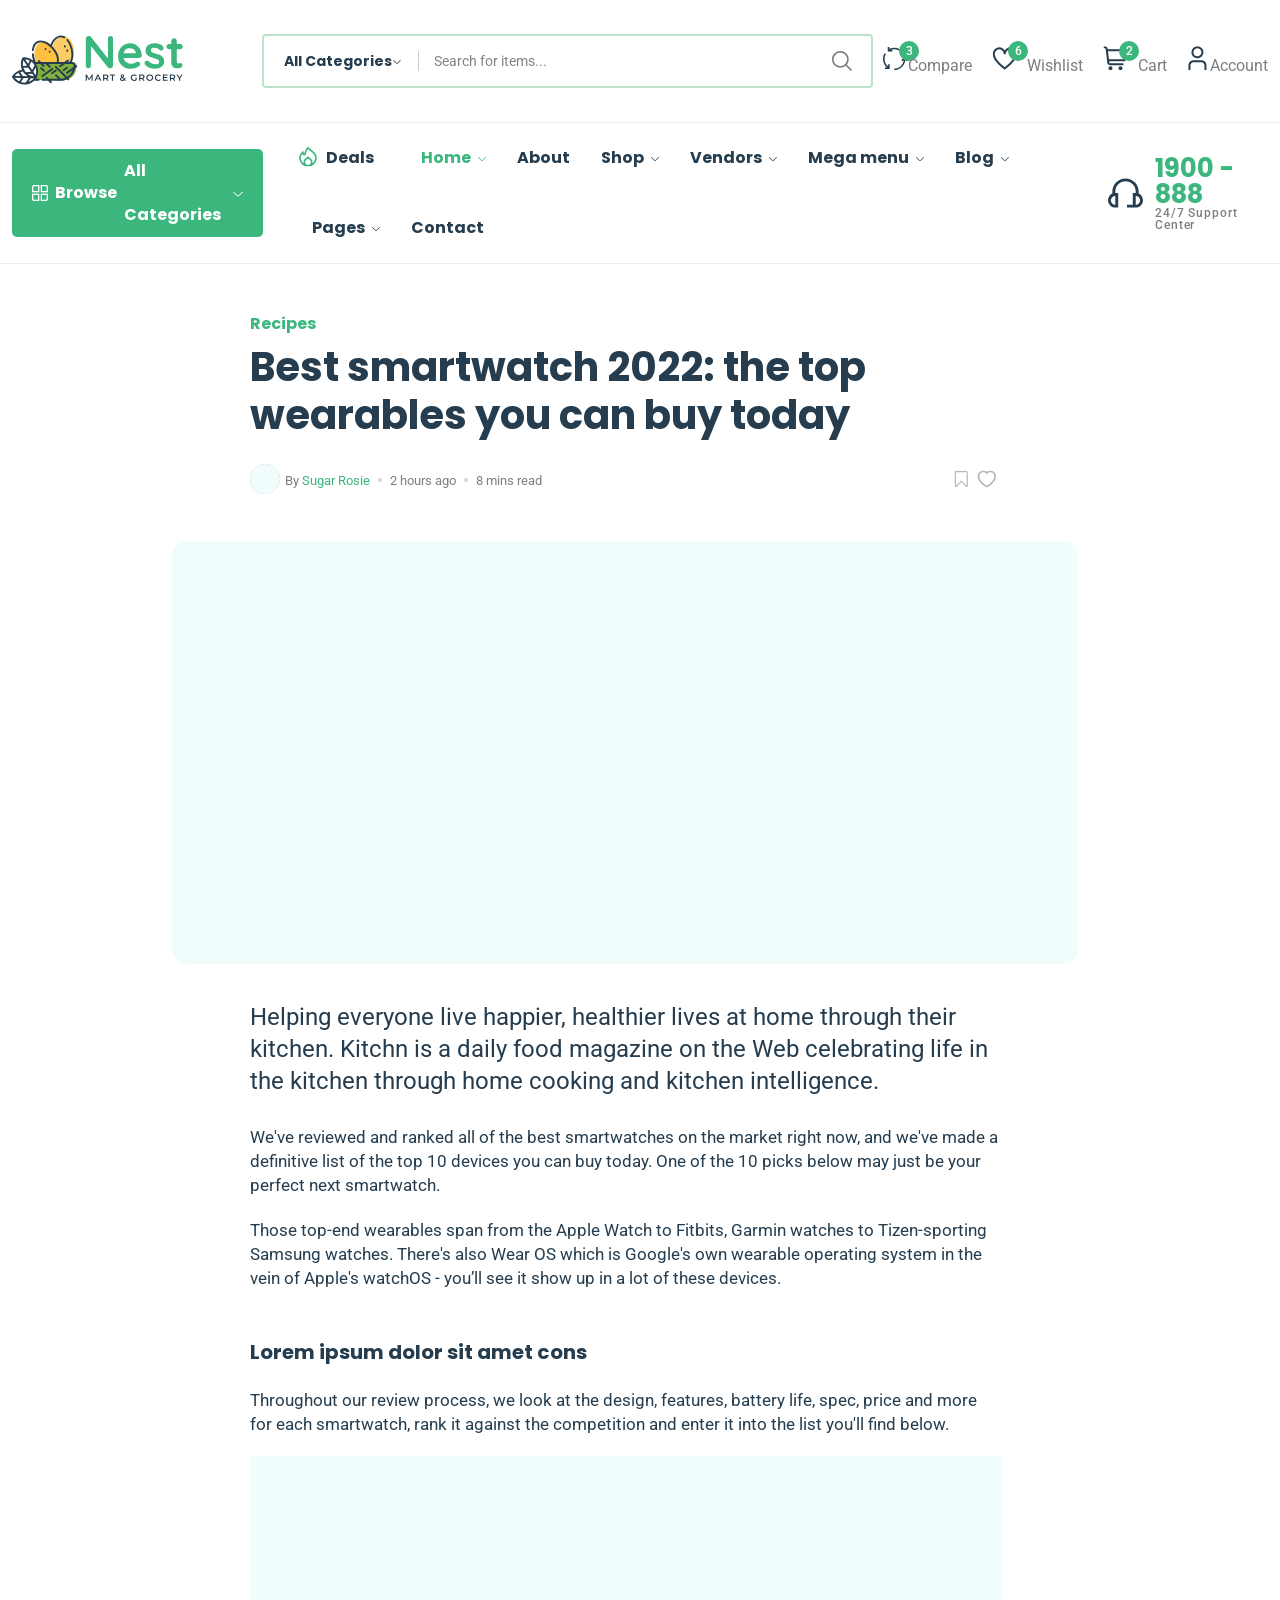
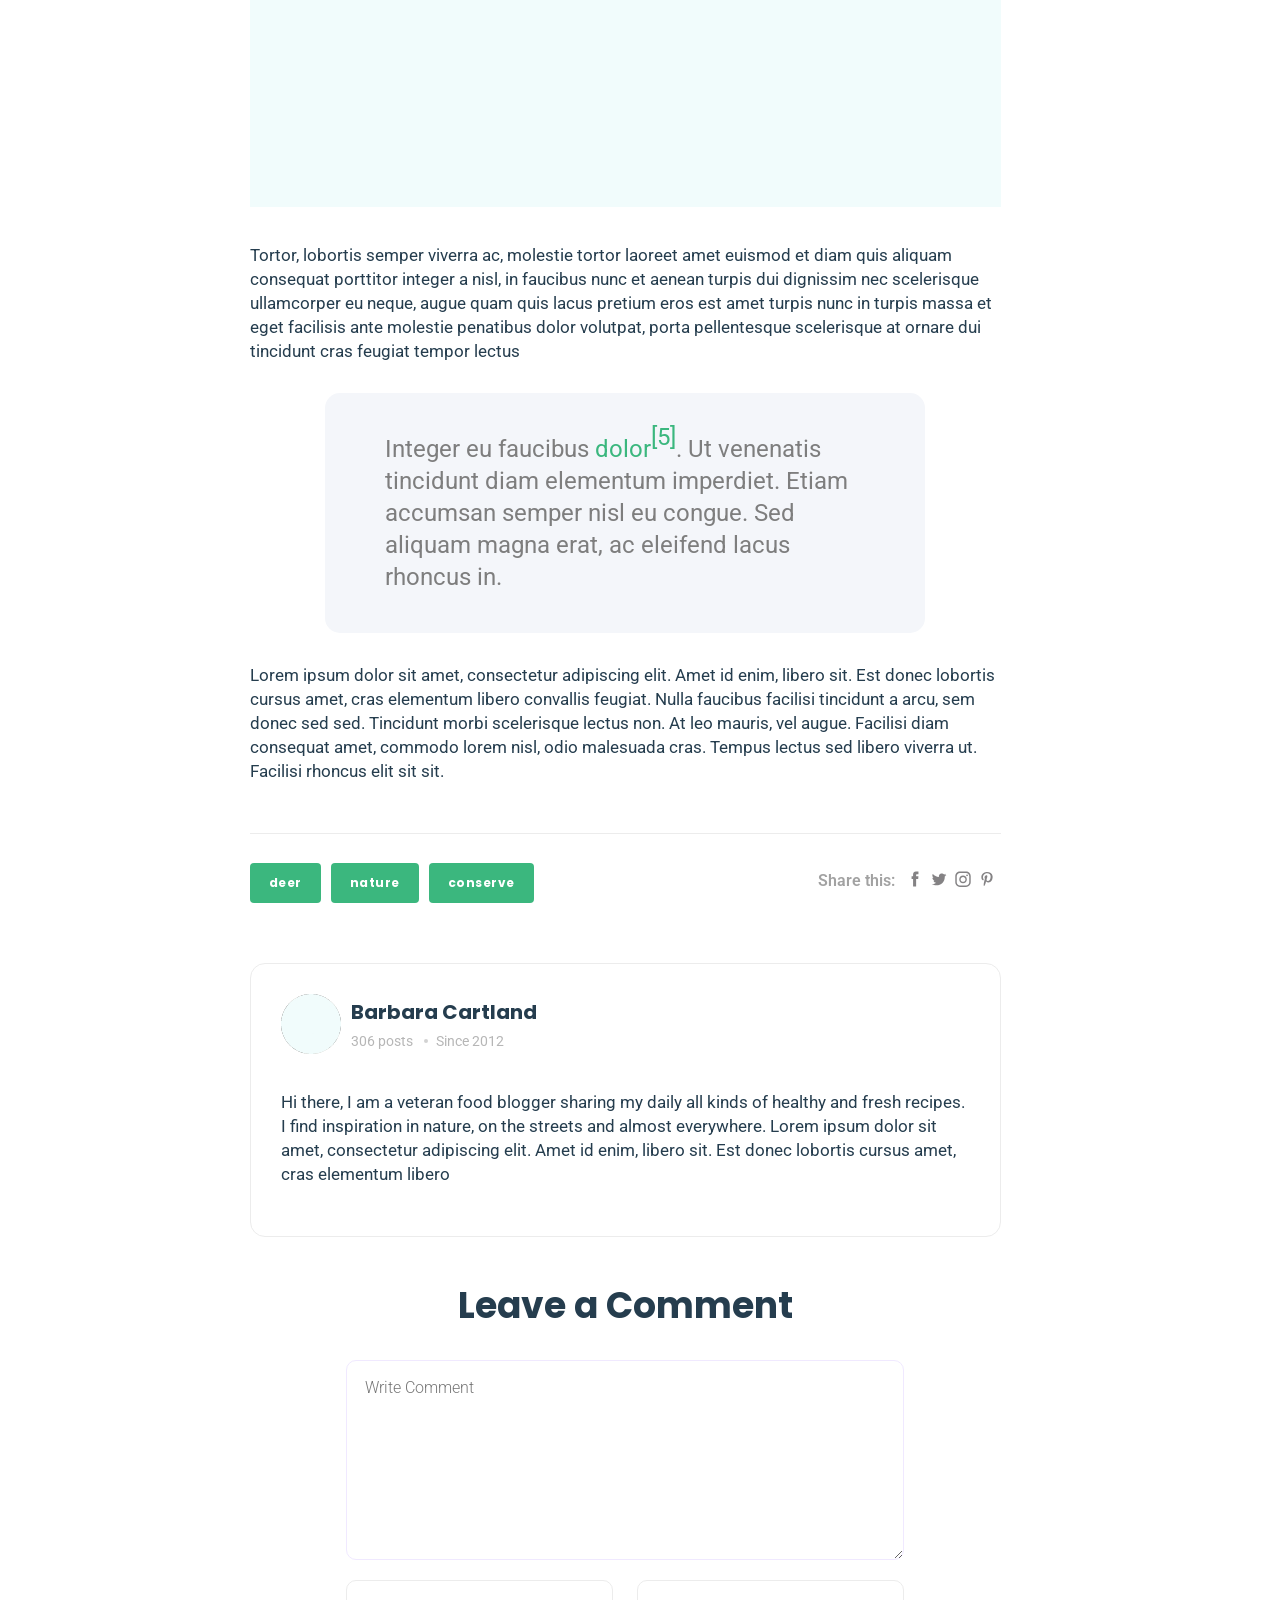
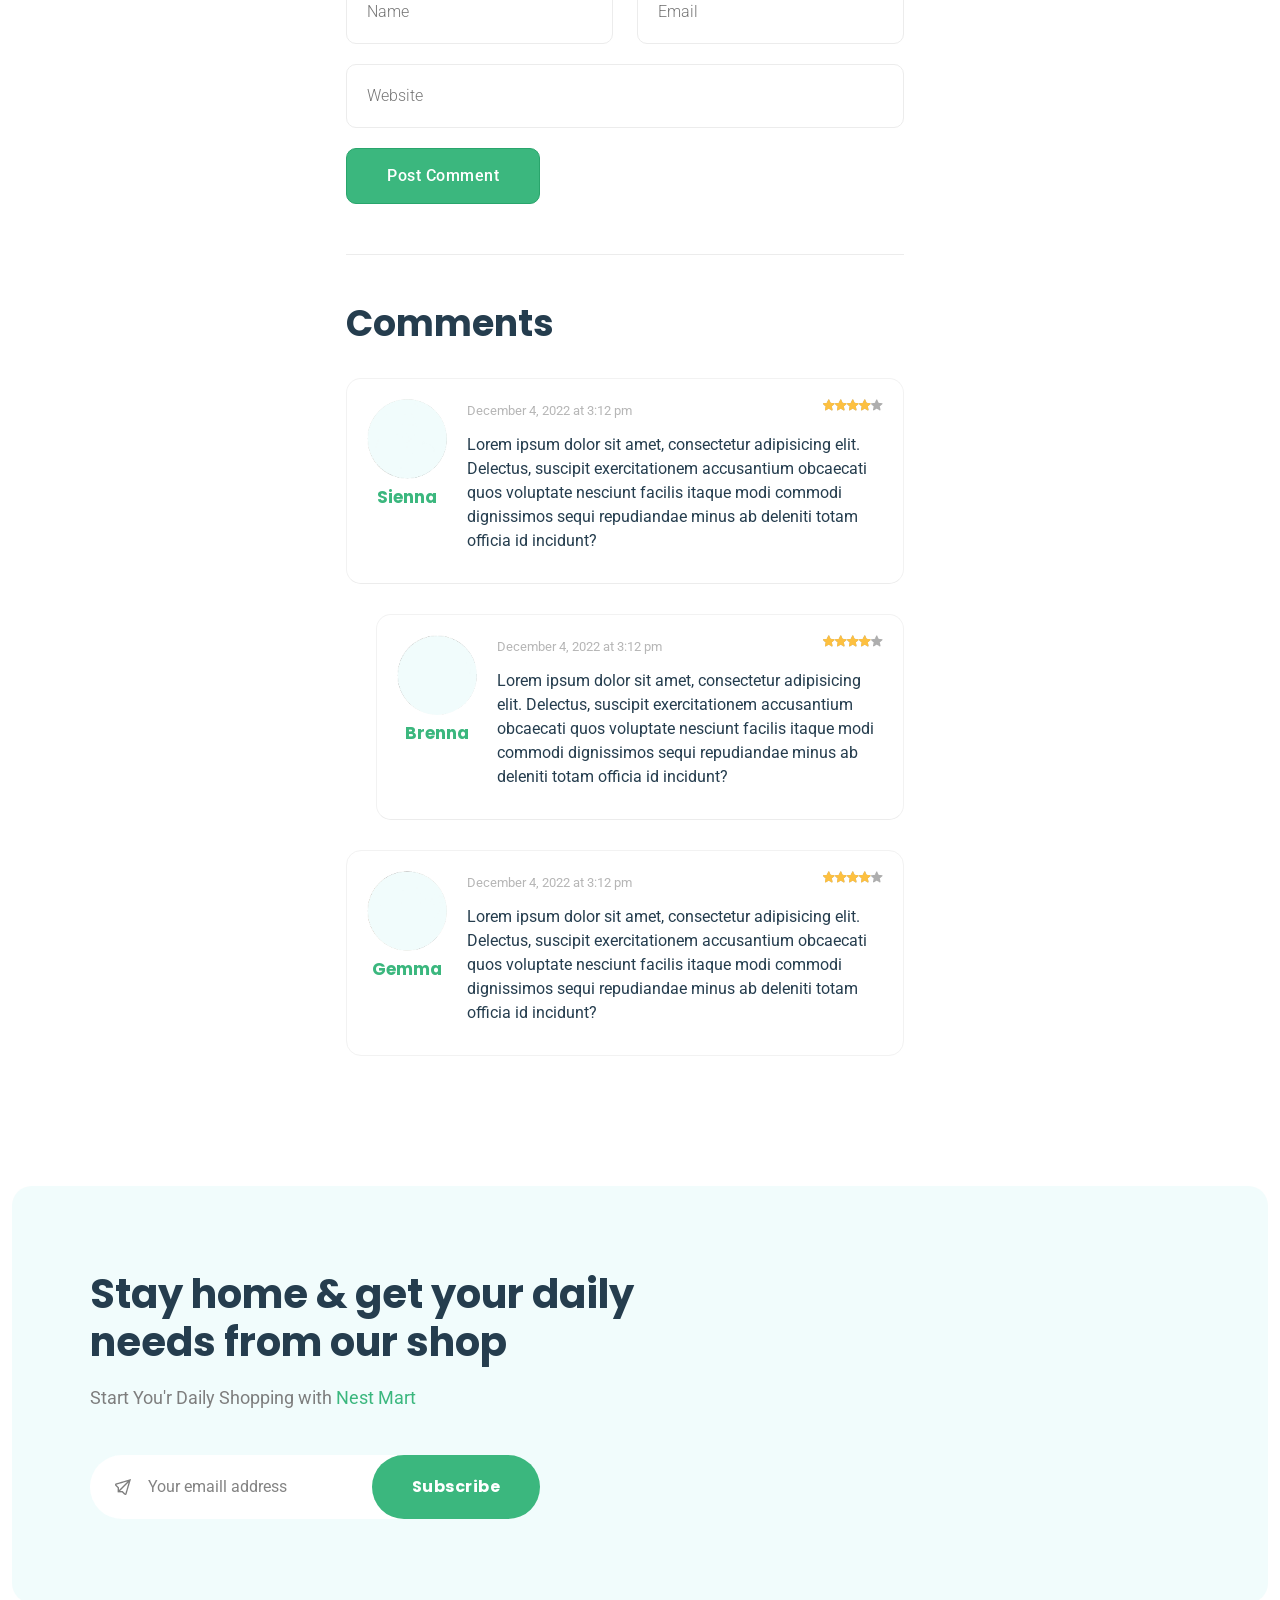
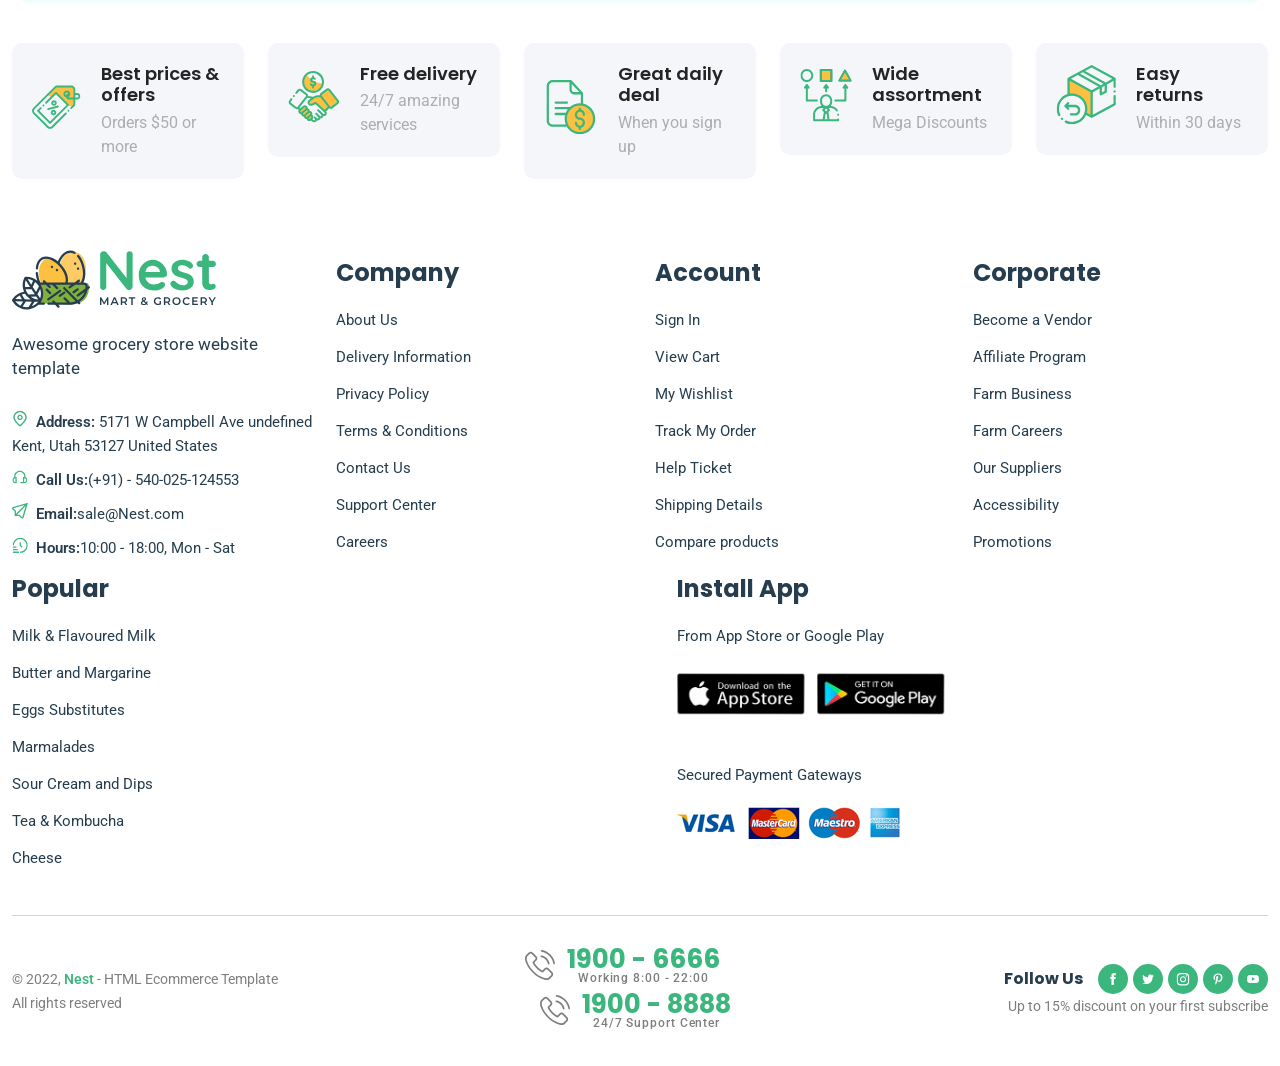
<file: blog-post.html>
﻿<!DOCTYPE html>
<html class="no-js" lang="en">

<head>
    <meta charset="utf-8">
    <title>Nest - Multipurpose eCommerce HTML Template</title>
    <meta http-equiv="x-ua-compatible" content="ie=edge">
    <meta name="description" content="">
    <meta name="viewport" content="width=device-width, initial-scale=1">
    <meta property="og:title" content="">
    <meta property="og:type" content="">
    <meta property="og:url" content="">
    <meta property="og:image" content="">
    <!-- Favicon -->
    <link rel="shortcut icon" type="image/x-icon" href="assets/imgs/theme/favicon.svg">
    <!-- Template CSS -->
    <link rel="stylesheet" href="assets/css/main.css?v=5.3">
</head>

<body>
    <header class="header-area header-style-1 header-height-2">
        <div class="mobile-promotion"><span>Grand opening, <strong>up to 15%</strong> off all items. Only <strong>3 days</strong> left</span></div>
        <div class="header-middle header-middle-ptb-1 d-none d-lg-block">
            <div class="container">
                <div class="header-wrap">
                    <div class="logo logo-width-1">
                        <a href="index.html"><img src="assets/imgs/theme/logo.svg" alt="logo"></a>
                    </div>
                    <div class="header-right">
                        <div class="search-style-2">
                            <form action="#">
                                <select class="select-active">
                                    <option>All Categories</option>
                                    <option>Milks and Dairies</option>
                                    <option>Wines & Alcohol</option>
                                    <option>Clothing & Beauty</option>
                                    <option>Pet Foods & Toy</option>
                                    <option>Fast food</option>
                                    <option>Baking material</option>
                                    <option>Vegetables</option>
                                    <option>Fresh Seafood</option>
                                    <option>Noodles & Rice </option>
                                    <option>Ice cream</option>
                                </select>
                                <input type="text" placeholder="Search for items...">
                            </form>
                        </div>
                        <div class="header-action-right">
                            <div class="header-action-2">
                                <div class="search-location">
                                    <form action="#">
                                        <select class="select-active">
                                            <option>Your Location</option>
                                            <option>Alabama</option>
                                            <option>Alaska</option>
                                            <option>Arizona</option>
                                            <option>Delaware</option>
                                            <option>Florida</option>
                                            <option>Georgia</option>
                                            <option>Hawaii</option>
                                            <option>Indiana</option>
                                            <option>Maryland</option>
                                            <option>Nevada</option>
                                            <option>New Jersey</option>
                                            <option>New Mexico</option>
                                            <option>New York</option>
                                        </select>
                                    </form>
                                </div>
                                <div class="header-action-icon-2">
                                    <a href="shop-compare.html">
                                        <img class="svgInject" alt="Nest" src="assets/imgs/theme/icons/icon-compare.svg" />
                                        <span class="pro-count blue">3</span>
                                    </a>
                                    <a href="shop-compare.html"><span class="lable ml-0">Compare</span></a>
                                </div>
                                <div class="header-action-icon-2">
                                    <a href="shop-wishlist.html">
                                        <img class="svgInject" alt="Nest" src="assets/imgs/theme/icons/icon-heart.svg" />
                                        <span class="pro-count blue">6</span>
                                    </a>
                                    <a href="shop-wishlist.html"><span class="lable">Wishlist</span></a>
                                </div>
                                <div class="header-action-icon-2">
                                    <a class="mini-cart-icon" href="shop-cart.html">
                                        <img alt="Nest" src="assets/imgs/theme/icons/icon-cart.svg" />
                                        <span class="pro-count blue">2</span>
                                    </a>
                                    <a href="shop-cart.html"><span class="lable">Cart</span></a>
                                    <div class="cart-dropdown-wrap cart-dropdown-hm2">
                                        <ul>
                                            <li>
                                                <div class="shopping-cart-img">
                                                    <a href="shop-product-right.html"><img alt="Nest" src="assets/imgs/shop/thumbnail-3.jpg" /></a>
                                                </div>
                                                <div class="shopping-cart-title">
                                                    <h4><a href="shop-product-right.html">Daisy Casual Bag</a></h4>
                                                    <h4><span>1 × </span>$800.00</h4>
                                                </div>
                                                <div class="shopping-cart-delete">
                                                    <a href="#"><i class="fi-rs-cross-small"></i></a>
                                                </div>
                                            </li>
                                            <li>
                                                <div class="shopping-cart-img">
                                                    <a href="shop-product-right.html"><img alt="Nest" src="assets/imgs/shop/thumbnail-2.jpg" /></a>
                                                </div>
                                                <div class="shopping-cart-title">
                                                    <h4><a href="shop-product-right.html">Corduroy Shirts</a></h4>
                                                    <h4><span>1 × </span>$3200.00</h4>
                                                </div>
                                                <div class="shopping-cart-delete">
                                                    <a href="#"><i class="fi-rs-cross-small"></i></a>
                                                </div>
                                            </li>
                                        </ul>
                                        <div class="shopping-cart-footer">
                                            <div class="shopping-cart-total">
                                                <h4>Total <span>$4000.00</span></h4>
                                            </div>
                                            <div class="shopping-cart-button">
                                                <a href="shop-cart.html" class="outline">View cart</a>
                                                <a href="shop-checkout.html">Checkout</a>
                                            </div>
                                        </div>
                                    </div>
                                </div>
                                <div class="header-action-icon-2">
                                    <a href="page-account.html">
                                        <img class="svgInject" alt="Nest" src="assets/imgs/theme/icons/icon-user.svg" />
                                    </a>
                                    <a href="page-account.html"><span class="lable ml-0">Account</span></a>
                                    <div class="cart-dropdown-wrap cart-dropdown-hm2 account-dropdown">
                                        <ul>
                                            <li><a href="page-account.html"><i class="fi fi-rs-user mr-10"></i>My Account</a></li>
                                            <li><a href="page-account.html"><i class="fi fi-rs-location-alt mr-10"></i>Order Tracking</a></li>
                                            <li><a href="page-account.html"><i class="fi fi-rs-label mr-10"></i>My Voucher</a></li>
                                            <li><a href="shop-wishlist.html"><i class="fi fi-rs-heart mr-10"></i>My Wishlist</a></li>
                                            <li><a href="page-account.html"><i class="fi fi-rs-settings-sliders mr-10"></i>Setting</a></li>
                                            <li><a href="page-login.html"><i class="fi fi-rs-sign-out mr-10"></i>Sign out</a></li>
                                        </ul>
                                    </div>
                                </div>
                            </div>
                        </div>
                    </div>
                </div>
            </div>
        </div>
        <div class="header-bottom header-bottom-bg-color sticky-bar">
            <div class="container">
                <div class="header-wrap header-space-between position-relative">
                    <div class="logo logo-width-1 d-block d-lg-none">
                        <a href="index.html"><img src="assets/imgs/theme/logo.svg" alt="logo"></a>
                    </div>
                    <div class="header-nav d-none d-lg-flex">
                        <div class="main-categori-wrap d-none d-lg-block">
                            <a class="categories-button-active " href="#">
                                <span class="fi-rs-apps"></span> <span class="et">Browse</span> All Categories
                                <i class="fi-rs-angle-down"></i>
                            </a>
                            <div class="categories-dropdown-wrap categories-dropdown-active-large font-heading">
                                <div class="d-flex categori-dropdown-inner">
                                    <ul>
                                        <li><a href="shop-grid-right.html"> <img src="assets/imgs/theme/icons/category-1.svg" alt="">Milks and Dairies</a></li>
                                        <li><a href="shop-grid-right.html"> <img src="assets/imgs/theme/icons/category-2.svg" alt="">Clothing & beauty</a></li>
                                        <li><a href="shop-grid-right.html"> <img src="assets/imgs/theme/icons/category-3.svg" alt="">Pet Foods & Toy</a></li>
                                        <li><a href="shop-grid-right.html"> <img src="assets/imgs/theme/icons/category-4.svg" alt="">Baking material</a></li>
                                        <li><a href="shop-grid-right.html"> <img src="assets/imgs/theme/icons/category-5.svg" alt="">Fresh Fruit</a></li>
                                    </ul>
                                    <ul class="end">
                                        <li><a href="shop-grid-right.html"> <img src="assets/imgs/theme/icons/category-6.svg" alt="">Wines & Drinks</a></li>
                                        <li><a href="shop-grid-right.html"> <img src="assets/imgs/theme/icons/category-7.svg" alt="">Fresh Seafood</a></li>
                                        <li><a href="shop-grid-right.html"> <img src="assets/imgs/theme/icons/category-8.svg" alt="">Fast food</a></li>
                                        <li><a href="shop-grid-right.html"> <img src="assets/imgs/theme/icons/category-9.svg" alt="">Vegetables</a></li>
                                        <li><a href="shop-grid-right.html"> <img src="assets/imgs/theme/icons/category-10.svg" alt="">Bread and Juice</a></li>
                                    </ul>
                                </div>
                                <div class="more_slide_open" style="display: none;">
                                    <div class="d-flex categori-dropdown-inner">
                                        <ul>
                                            <li><a href="shop-grid-right.html"> <img src="assets/imgs/theme/icons/icon-1.svg" alt="">Milks and Dairies</a></li>
                                            <li><a href="shop-grid-right.html"> <img src="assets/imgs/theme/icons/icon-2.svg" alt="">Clothing & beauty</a></li>
                                        </ul>
                                        <ul class="end">
                                            <li><a href="shop-grid-right.html"> <img src="assets/imgs/theme/icons/icon-3.svg" alt="">Wines & Drinks</a></li>
                                            <li><a href="shop-grid-right.html"> <img src="assets/imgs/theme/icons/icon-4.svg" alt="">Fresh Seafood</a></li>
                                        </ul>
                                    </div>
                                </div>
                                <div class="more_categories"> <span class="icon"></span> <span class="heading-sm-1">Show more...</span></div>
                            </div>
                        </div>
                        <div class="main-menu main-menu-padding-1 main-menu-lh-2 d-none d-lg-block font-heading">
                            <nav>
                                <ul>
                                    <li class="hot-deals"><img src="assets/imgs/theme/icons/icon-hot.svg" alt="hot deals"><a href="shop-grid-right.html">Deals</a></li>
                                    <li><a class="active" href="index.html">Home <i class="fi-rs-angle-down"></i></a>
                                        <ul class="sub-menu">
                                            <li><a href="index.html">Home 1</a></li>
                                            <li><a href="index-2.html">Home 2</a></li>
                                            <li><a href="index-3.html">Home 3</a></li>
                                            <li><a href="index-4.html">Home 4</a></li>
                                            <li><a href="index-5.html">Home 5</a></li>
                                            <li><a href="index-6.html">Home 6</a></li>
                                        </ul>
                                    </li>
                                    <li>
                                        <a href="page-about.html">About</a>
                                    </li>
                                    <li><a href="shop-grid-right.html">Shop <i class="fi-rs-angle-down"></i></a>
                                        <ul class="sub-menu">
                                            <li><a href="shop-grid-right.html">Shop Grid – Right Sidebar</a></li>
                                            <li><a href="shop-grid-left.html">Shop Grid – Left Sidebar</a></li>
                                            <li><a href="shop-list-right.html">Shop List – Right Sidebar</a></li>
                                            <li><a href="shop-list-left.html">Shop List – Left Sidebar</a></li>
                                            <li><a href="shop-fullwidth.html">Shop - Wide</a></li>
                                            <li><a href="#">Single Product <i class="fi-rs-angle-right"></i></a>
                                                <ul class="level-menu">
                                                    <li><a href="shop-product-right.html">Product – Right Sidebar</a></li>
                                                    <li><a href="shop-product-left.html">Product – Left Sidebar</a></li>
                                                    <li><a href="shop-product-full.html">Product – No sidebar</a></li>
                                                </ul>
                                            </li>
                                            <li><a href="shop-filter.html">Shop – Filter</a></li>
                                            <li><a href="shop-wishlist.html">Shop – Wishlist</a></li>
                                            <li><a href="shop-cart.html">Shop – Cart</a></li>
                                            <li><a href="shop-checkout.html">Shop – Checkout</a></li>
                                            <li><a href="shop-compare.html">Shop – Compare</a></li>
                                            <li>
                                                <a href="#">Shop Invoice<i class="fi-rs-angle-right"></i></a>
                                                <ul class="level-menu">
                                                    <li><a href="shop-invoice-1.html">Shop Invoice 1</a></li>
                                                    <li><a href="shop-invoice-2.html">Shop Invoice 2</a></li>
                                                    <li><a href="shop-invoice-3.html">Shop Invoice 3</a></li>
                                                    <li><a href="shop-invoice-4.html">Shop Invoice 4</a></li>
                                                    <li><a href="shop-invoice-5.html">Shop Invoice 5</a></li>
                                                    <li><a href="shop-invoice-6.html">Shop Invoice 6</a></li>
                                                </ul>
                                            </li>
                                        </ul>
                                    </li>
                                    <li>
                                        <a href="#">Vendors <i class="fi-rs-angle-down"></i></a>
                                        <ul class="sub-menu">
                                            <li><a href="vendors-grid.html">Vendors Grid</a></li>
                                            <li><a href="vendors-list.html">Vendors List</a></li>
                                            <li><a href="vendor-details-1.html">Vendor Details 01</a></li>
                                            <li><a href="vendor-details-2.html">Vendor Details 02</a></li>
                                            <li><a href="vendor-dashboard.html">Vendor Dashboard</a></li>
                                            <li><a href="vendor-guide.html">Vendor Guide</a></li>
                                        </ul>
                                    </li>
                                    <li class="position-static"><a href="#">Mega menu <i class="fi-rs-angle-down"></i></a>
                                        <ul class="mega-menu">
                                            <li class="sub-mega-menu sub-mega-menu-width-22">
                                                <a class="menu-title" href="#">Fruit & Vegetables</a>
                                                <ul>
                                                    <li><a href="shop-product-right.html">Meat & Poultry</a></li>
                                                    <li><a href="shop-product-right.html">Fresh Vegetables</a></li>
                                                    <li><a href="shop-product-right.html">Herbs & Seasonings</a></li>
                                                    <li><a href="shop-product-right.html">Cuts & Sprouts</a></li>
                                                    <li><a href="shop-product-right.html">Exotic Fruits & Veggies</a></li>
                                                    <li><a href="shop-product-right.html">Packaged Produce</a></li>
                                                </ul>
                                            </li>
                                            <li class="sub-mega-menu sub-mega-menu-width-22">
                                                <a class="menu-title" href="#">Breakfast & Dairy</a>
                                                <ul>
                                                    <li><a href="shop-product-right.html">Milk & Flavoured Milk</a></li>
                                                    <li><a href="shop-product-right.html">Butter and Margarine</a></li>
                                                    <li><a href="shop-product-right.html">Eggs Substitutes</a></li>
                                                    <li><a href="shop-product-right.html">Marmalades</a></li>
                                                    <li><a href="shop-product-right.html">Sour Cream</a></li>
                                                    <li><a href="shop-product-right.html">Cheese</a></li>
                                                </ul>
                                            </li>
                                            <li class="sub-mega-menu sub-mega-menu-width-22">
                                                <a class="menu-title" href="#">Meat & Seafood</a>
                                                <ul>
                                                    <li><a href="shop-product-right.html">Breakfast Sausage</a></li>
                                                    <li><a href="shop-product-right.html">Dinner Sausage</a></li>
                                                    <li><a href="shop-product-right.html">Chicken</a></li>
                                                    <li><a href="shop-product-right.html">Sliced Deli Meat</a></li>
                                                    <li><a href="shop-product-right.html">Wild Caught Fillets</a></li>
                                                    <li><a href="shop-product-right.html">Crab and Shellfish</a></li>
                                                </ul>
                                            </li>
                                            <li class="sub-mega-menu sub-mega-menu-width-34">
                                                <div class="menu-banner-wrap">
                                                    <a href="shop-product-right.html"><img src="assets/imgs/banner/banner-menu.png" alt="Nest"></a>
                                                    <div class="menu-banner-content">
                                                        <h4>Hot deals</h4>
                                                        <h3>Don't miss<br> Trending</h3>
                                                        <div class="menu-banner-price">
                                                            <span class="new-price text-success">Save to 50%</span>
                                                        </div>
                                                        <div class="menu-banner-btn">
                                                            <a href="shop-product-right.html">Shop now</a>
                                                        </div>
                                                    </div>
                                                    <div class="menu-banner-discount">
                                                        <h3>
                                                            <span>25%</span>
                                                            off
                                                        </h3>
                                                    </div>
                                                </div>
                                            </li>
                                        </ul>
                                    </li>
                                    <li><a href="blog-category-grid.html">Blog <i class="fi-rs-angle-down"></i></a>
                                        <ul class="sub-menu">
                                            <li><a href="blog-category-grid.html">Blog Category Grid</a></li>
                                            <li><a href="blog-category-list.html">Blog Category List</a></li>
                                            <li><a href="blog-category-big.html">Blog Category Big</a></li>
                                            <li><a href="blog-category-fullwidth.html">Blog Category Wide</a></li>
                                            <li><a href="#">Single Post <i class="fi-rs-angle-right"></i></a>
                                                <ul class="level-menu level-menu-modify">
                                                    <li><a href="blog-post-left.html">Left Sidebar</a></li>
                                                    <li><a href="blog-post-right.html">Right Sidebar</a></li>
                                                    <li><a href="blog-post-fullwidth.html">No Sidebar</a></li>
                                                </ul>
                                            </li>
                                        </ul>
                                    </li>
                                    <li><a href="#">Pages <i class="fi-rs-angle-down"></i></a>
                                        <ul class="sub-menu">
                                            <li><a href="page-about.html">About Us</a></li>
                                            <li><a href="page-contact.html">Contact</a></li>
                                            <li><a href="page-account.html">My Account</a></li>
                                            <li><a href="page-login.html">Login</a></li>
                                            <li><a href="page-register.html">Register</a></li>
                                            <li><a href="page-forgot-password.html">Forgot password</a></li>
                                            <li><a href="page-reset-password.html">Reset password</a></li>
                                            <li><a href="page-purchase-guide.html">Purchase Guide</a></li>
                                            <li><a href="page-privacy-policy.html">Privacy Policy</a></li>
                                            <li><a href="page-terms.html">Terms of Service</a></li>
                                            <li><a href="page-404.html">404 Page</a></li>
                                        </ul>
                                    </li>
                                    <li>
                                        <a href="page-contact.html">Contact</a>
                                    </li>
                                </ul>
                            </nav>
                        </div>
                    </div>
                    <div class="hotline d-none d-lg-flex">
                        <img src="assets/imgs/theme/icons/icon-headphone.svg" alt="hotline">
                        <p>1900 - 888<span>24/7 Support Center</span></p>
                    </div>
                    <div class="header-action-icon-2 d-block d-lg-none">
                        <div class="burger-icon burger-icon-white">
                            <span class="burger-icon-top"></span>
                            <span class="burger-icon-mid"></span>
                            <span class="burger-icon-bottom"></span>
                        </div>
                    </div>
                    <div class="header-action-right d-block d-lg-none">
                        <div class="header-action-2">
                            <div class="header-action-icon-2">
                                <a href="shop-wishlist.html">
                                    <img alt="Nest" src="assets/imgs/theme/icons/icon-heart.svg">
                                    <span class="pro-count white">4</span>
                                </a>
                            </div>
                            <div class="header-action-icon-2">
                                <a class="mini-cart-icon" href="shop-cart.html">
                                    <img alt="Nest" src="assets/imgs/theme/icons/icon-cart.svg">
                                    <span class="pro-count white">2</span>
                                </a>
                                <div class="cart-dropdown-wrap cart-dropdown-hm2">
                                    <ul>
                                        <li>
                                            <div class="shopping-cart-img">
                                                <a href="shop-product-right.html"><img alt="Nest" src="assets/imgs/shop/thumbnail-3.jpg"></a>
                                            </div>
                                            <div class="shopping-cart-title">
                                                <h4><a href="shop-product-right.html">Plain Striola Shirts</a></h4>
                                                <h3><span>1 × </span>$800.00</h3>
                                            </div>
                                            <div class="shopping-cart-delete">
                                                <a href="#"><i class="fi-rs-cross-small"></i></a>
                                            </div>
                                        </li>
                                        <li>
                                            <div class="shopping-cart-img">
                                                <a href="shop-product-right.html"><img alt="Nest" src="assets/imgs/shop/thumbnail-4.jpg"></a>
                                            </div>
                                            <div class="shopping-cart-title">
                                                <h4><a href="shop-product-right.html">Macbook Pro 2022</a></h4>
                                                <h3><span>1 × </span>$3500.00</h3>
                                            </div>
                                            <div class="shopping-cart-delete">
                                                <a href="#"><i class="fi-rs-cross-small"></i></a>
                                            </div>
                                        </li>
                                    </ul>
                                    <div class="shopping-cart-footer">
                                        <div class="shopping-cart-total">
                                            <h4>Total <span>$383.00</span></h4>
                                        </div>
                                        <div class="shopping-cart-button">
                                            <a href="shop-cart.html">View cart</a>
                                            <a href="shop-checkout.html">Checkout</a>
                                        </div>
                                    </div>
                                </div>
                            </div>
                        </div>
                    </div>
                </div>
            </div>
        </div>
    </header>
    <div class="mobile-header-active mobile-header-wrapper-style">
        <div class="mobile-header-wrapper-inner">
            <div class="mobile-header-top">
                <div class="mobile-header-logo">
                    <a href="index.html"><img src="assets/imgs/theme/logo.svg" alt="logo"></a>
                </div>
                <div class="mobile-menu-close close-style-wrap close-style-position-inherit">
                    <button class="close-style search-close">
                        <i class="icon-top"></i>
                        <i class="icon-bottom"></i>
                    </button>
                </div>
            </div>
            <div class="mobile-header-content-area">
                <div class="mobile-search search-style-3 mobile-header-border">
                    <form action="#">
                        <input type="text" placeholder="Search for items…">
                        <button type="submit"><i class="fi-rs-search"></i></button>
                    </form>
                </div>
                <div class="mobile-menu-wrap mobile-header-border">
                    <!-- mobile menu start -->
                    <nav>
                        <ul class="mobile-menu font-heading">
                            <li class="menu-item-has-children">
                                <a href="index.html">Home</a>
                                <ul class="dropdown">
                                    <li><a href="index.html">Home 1</a></li>
                                    <li><a href="index-2.html">Home 2</a></li>
                                    <li><a href="index-3.html">Home 3</a></li>
                                    <li><a href="index-4.html">Home 4</a></li>
                                    <li><a href="index-5.html">Home 5</a></li>
                                    <li><a href="index-6.html">Home 6</a></li>
                                </ul>
                            </li>
                            <li class="menu-item-has-children">
                                <a href="shop-grid-right.html">shop</a>
                                <ul class="dropdown">
                                    <li><a href="shop-grid-right.html">Shop Grid – Right Sidebar</a></li>
                                    <li><a href="shop-grid-left.html">Shop Grid – Left Sidebar</a></li>
                                    <li><a href="shop-list-right.html">Shop List – Right Sidebar</a></li>
                                    <li><a href="shop-list-left.html">Shop List – Left Sidebar</a></li>
                                    <li><a href="shop-fullwidth.html">Shop - Wide</a></li>
                                    <li class="menu-item-has-children">
                                        <a href="#">Single Product</a>
                                        <ul class="dropdown">
                                            <li><a href="shop-product-right.html">Product – Right Sidebar</a></li>
                                            <li><a href="shop-product-left.html">Product – Left Sidebar</a></li>
                                            <li><a href="shop-product-full.html">Product – No sidebar</a></li>
                                            <li><a href="shop-product-vendor.html">Product – Vendor Infor</a></li>
                                        </ul>
                                    </li>
                                    <li><a href="shop-filter.html">Shop – Filter</a></li>
                                    <li><a href="shop-wishlist.html">Shop – Wishlist</a></li>
                                    <li><a href="shop-cart.html">Shop – Cart</a></li>
                                    <li><a href="shop-checkout.html">Shop – Checkout</a></li>
                                    <li><a href="shop-compare.html">Shop – Compare</a></li>
                                    <li class="menu-item-has-children">
                                        <a href="#">Shop Invoice</a>
                                        <ul class="dropdown">
                                            <li><a href="shop-invoice-1.html">Shop Invoice 1</a></li>
                                            <li><a href="shop-invoice-2.html">Shop Invoice 2</a></li>
                                            <li><a href="shop-invoice-3.html">Shop Invoice 3</a></li>
                                            <li><a href="shop-invoice-4.html">Shop Invoice 4</a></li>
                                            <li><a href="shop-invoice-5.html">Shop Invoice 5</a></li>
                                            <li><a href="shop-invoice-6.html">Shop Invoice 6</a></li>
                                        </ul>
                                    </li>
                                </ul>
                            </li>
                            <li class="menu-item-has-children">
                                <a href="#">Vendors</a>
                                <ul class="dropdown">
                                    <li><a href="vendors-grid.html">Vendors Grid</a></li>
                                    <li><a href="vendors-list.html">Vendors List</a></li>
                                    <li><a href="vendor-details-1.html">Vendor Details 01</a></li>
                                    <li><a href="vendor-details-2.html">Vendor Details 02</a></li>
                                    <li><a href="vendor-dashboard.html">Vendor Dashboard</a></li>
                                    <li><a href="vendor-guide.html">Vendor Guide</a></li>
                                </ul>
                            </li>
                            <li class="menu-item-has-children">
                                <a href="#">Mega menu</a>
                                <ul class="dropdown">
                                    <li class="menu-item-has-children">
                                        <a href="#">Women's Fashion</a>
                                        <ul class="dropdown">
                                            <li><a href="shop-product-right.html">Dresses</a></li>
                                            <li><a href="shop-product-right.html">Blouses & Shirts</a></li>
                                            <li><a href="shop-product-right.html">Hoodies & Sweatshirts</a></li>
                                            <li><a href="shop-product-right.html">Women's Sets</a></li>
                                        </ul>
                                    </li>
                                    <li class="menu-item-has-children">
                                        <a href="#">Men's Fashion</a>
                                        <ul class="dropdown">
                                            <li><a href="shop-product-right.html">Jackets</a></li>
                                            <li><a href="shop-product-right.html">Casual Faux Leather</a></li>
                                            <li><a href="shop-product-right.html">Genuine Leather</a></li>
                                        </ul>
                                    </li>
                                    <li class="menu-item-has-children">
                                        <a href="#">Technology</a>
                                        <ul class="dropdown">
                                            <li><a href="shop-product-right.html">Gaming Laptops</a></li>
                                            <li><a href="shop-product-right.html">Ultraslim Laptops</a></li>
                                            <li><a href="shop-product-right.html">Tablets</a></li>
                                            <li><a href="shop-product-right.html">Laptop Accessories</a></li>
                                            <li><a href="shop-product-right.html">Tablet Accessories</a></li>
                                        </ul>
                                    </li>
                                </ul>
                            </li>
                            <li class="menu-item-has-children">
                                <a href="blog-category-fullwidth.html">Blog</a>
                                <ul class="dropdown">
                                    <li><a href="blog-category-grid.html">Blog Category Grid</a></li>
                                    <li><a href="blog-category-list.html">Blog Category List</a></li>
                                    <li><a href="blog-category-big.html">Blog Category Big</a></li>
                                    <li><a href="blog-category-fullwidth.html">Blog Category Wide</a></li>
                                    <li class="menu-item-has-children">
                                        <a href="#">Single Product Layout</a>
                                        <ul class="dropdown">
                                            <li><a href="blog-post-left.html">Left Sidebar</a></li>
                                            <li><a href="blog-post-right.html">Right Sidebar</a></li>
                                            <li><a href="blog-post-fullwidth.html">No Sidebar</a></li>
                                        </ul>
                                    </li>
                                </ul>
                            </li>
                            <li class="menu-item-has-children">
                                <a href="#">Pages</a>
                                <ul class="dropdown">
                                    <li><a href="page-about.html">About Us</a></li>
                                    <li><a href="page-contact.html">Contact</a></li>
                                    <li><a href="page-account.html">My Account</a></li>
                                    <li><a href="page-login.html">Login</a></li>
                                    <li><a href="page-register.html">Register</a></li>
                                    <li><a href="page-forgot-password.html">Forgot password</a></li>
                                    <li><a href="page-reset-password.html">Reset password</a></li>
                                    <li><a href="page-purchase-guide.html">Purchase Guide</a></li>
                                    <li><a href="page-privacy-policy.html">Privacy Policy</a></li>
                                    <li><a href="page-terms.html">Terms of Service</a></li>
                                    <li><a href="page-404.html">404 Page</a></li>
                                </ul>
                            </li>
                            <li class="menu-item-has-children">
                                <a href="#">Language</a>
                                <ul class="dropdown">
                                    <li><a href="#">English</a></li>
                                    <li><a href="#">French</a></li>
                                    <li><a href="#">German</a></li>
                                    <li><a href="#">Spanish</a></li>
                                </ul>
                            </li>
                        </ul>
                    </nav>
                    <!-- mobile menu end -->
                </div>
                <div class="mobile-header-info-wrap">
                    <div class="single-mobile-header-info">
                        <a href="page-contact.html"><i class="fi-rs-marker"></i> Our location </a>
                    </div>
                    <div class="single-mobile-header-info">
                        <a href="page-login.html"><i class="fi-rs-user"></i>Log In / Sign Up </a>
                    </div>
                    <div class="single-mobile-header-info">
                        <a href="#"><i class="fi-rs-headphones"></i>(+01) - 2345 - 6789 </a>
                    </div>
                </div>
                <div class="mobile-social-icon mb-50">
                    <h6 class="mb-15">Follow Us</h6>
                    <a href="#"><img src="assets/imgs/theme/icons/icon-facebook-white.svg" alt=""></a>
                    <a href="#"><img src="assets/imgs/theme/icons/icon-twitter-white.svg" alt=""></a>
                    <a href="#"><img src="assets/imgs/theme/icons/icon-instagram-white.svg" alt=""></a>
                    <a href="#"><img src="assets/imgs/theme/icons/icon-pinterest-white.svg" alt=""></a>
                    <a href="#"><img src="assets/imgs/theme/icons/icon-youtube-white.svg" alt=""></a>
                </div>
                <div class="site-copyright"> Copyright 2022 © Nest. All rights reserved. Powered by AliThemes.</div>
            </div>
        </div>
    </div>
    <!--End header-->
    <main class="main">
        <div class="page-content mb-50">
            <div class="container">
                <div class="row">
                    <div class="col-lg-9 m-auto">
                        <div class="single-page pt-50 pr-30">
                            <div class="single-header style-2">
                                <div class="row">
                                    <div class="col-xl-10 col-lg-12 m-auto">
                                        <h6 class="mb-10"><a href="#">Recipes</a></h6>
                                        <h2 class="mb-10">Best smartwatch 2022: the top wearables you can buy today</h2>
                                        <div class="single-header-meta">
                                            <div class="entry-meta meta-1 font-xs mt-15 mb-15">
                                                <a class="author-avatar" href="#">
                                                    <img class="img-circle" src="assets/imgs/blog/author-1.png" alt="">
                                                </a>
                                                <span class="post-by">By <a href="#">Sugar Rosie</a></span>
                                                <span class="post-on has-dot">2 hours ago</span>
                                                <span class="time-reading has-dot">8 mins read</span>
                                            </div>
                                            <div class="social-icons single-share">
                                                <ul class="text-grey-5 d-inline-block">
                                                    <li class="mr-5"><a href="#"><img src="assets/imgs/theme/icons/icon-bookmark.svg" alt=""></a></li>
                                                    <li><a href="#"><img src="assets/imgs/theme/icons/icon-heart-2.svg" alt=""></a></li>
                                                </ul>
                                            </div>
                                        </div>
                                    </div>
                                </div>
                            </div>
                            <figure class="single-thumbnail">
                                <img src="assets/imgs/blog/blog-19.png" alt="">
                            </figure>
                            <div class="single-content">
                                <div class="row">
                                    <div class="col-xl-10 col-lg-12 m-auto">
                                        <p class="single-excerpt">Helping everyone live happier, healthier lives at home through their kitchen. Kitchn is a daily food magazine on the Web celebrating life in the kitchen through home cooking and kitchen intelligence.</p>
                                        <p>We've reviewed and ranked all of the best smartwatches on the market right now, and we've made a definitive list of the top 10 devices you can buy today. One of the 10 picks below may just be your perfect next smartwatch.</p>
                                        <p>Those top-end wearables span from the Apple Watch to Fitbits, Garmin watches to Tizen-sporting Samsung watches. There's also Wear OS which is Google's own wearable operating system in the vein of Apple's watchOS - you’ll see it show up in a lot of these devices.</p>
                                        <h5 class="mt-50">Lorem ipsum dolor sit amet cons</h5>
                                        <p>Throughout our review process, we look at the design, features, battery life, spec, price and more for each smartwatch, rank it against the competition and enter it into the list you'll find below.</p>
                                        <img class="mb-30" src="assets/imgs/blog/blog-21.png" alt="">
                                        <p>Tortor, lobortis semper viverra ac, molestie tortor laoreet amet euismod et diam quis aliquam consequat porttitor integer a nisl, in faucibus nunc et aenean turpis dui dignissim nec scelerisque ullamcorper eu neque, augue quam quis lacus pretium eros est amet turpis nunc in turpis massa et eget facilisis ante molestie penatibus dolor volutpat, porta pellentesque scelerisque at ornare dui tincidunt cras feugiat tempor lectus</p>
                                        <blockquote>
                                            <p>Integer eu faucibus <a href="#">dolor</a><sup><a href="#">[5]</a></sup>. Ut venenatis tincidunt diam elementum imperdiet. Etiam accumsan semper nisl eu congue. Sed aliquam magna erat, ac eleifend lacus rhoncus in.</p>
                                        </blockquote>
                                        <p>Lorem ipsum dolor sit amet, consectetur adipiscing elit. Amet id enim, libero sit. Est donec lobortis cursus amet, cras elementum libero convallis feugiat. Nulla faucibus facilisi tincidunt a arcu, sem donec sed sed. Tincidunt morbi scelerisque lectus non. At leo mauris, vel augue. Facilisi diam consequat amet, commodo lorem nisl, odio malesuada cras. Tempus lectus sed libero viverra ut. Facilisi rhoncus elit sit sit.</p>
                                        <!--Entry bottom-->
                                        <div class="entry-bottom mt-50 mb-30">
                                            <div class="tags w-50 w-sm-100">
                                                <a href="blog-category-big.html" rel="tag" class="hover-up btn btn-sm btn-rounded mr-10">deer</a>
                                                <a href="blog-category-big.html" rel="tag" class="hover-up btn btn-sm btn-rounded mr-10">nature</a>
                                                <a href="blog-category-big.html" rel="tag" class="hover-up btn btn-sm btn-rounded mr-10">conserve</a>
                                            </div>
                                            <div class="social-icons single-share">
                                                <ul class="text-grey-5 d-inline-block">
                                                    <li><strong class="mr-10">Share this:</strong></li>
                                                    <li class="social-facebook"><a href="#"><img src="assets/imgs/theme/icons/icon-facebook.svg" alt=""></a></li>
                                                    <li class="social-twitter"> <a href="#"><img src="assets/imgs/theme/icons/icon-twitter.svg" alt=""></a></li>
                                                    <li class="social-instagram"><a href="#"><img src="assets/imgs/theme/icons/icon-instagram.svg" alt=""></a></li>
                                                    <li class="social-linkedin"><a href="#"><img src="assets/imgs/theme/icons/icon-pinterest.svg" alt=""></a></li>
                                                </ul>
                                            </div>
                                        </div>
                                        <!--Author box-->
                                        <div class="author-bio p-30 mt-50 border-radius-15 bg-white">
                                            <div class="author-image mb-30">
                                                <a href="author.html"><img src="assets/imgs/blog/author-1.png" alt="" class="avatar"></a>
                                                <div class="author-infor">
                                                    <h5 class="mb-5">Barbara Cartland</h5>
                                                    <p class="mb-0 text-muted font-xs">
                                                        <span class="mr-10">306 posts</span>
                                                        <span class="has-dot">Since 2012</span>
                                                    </p>
                                                </div>
                                            </div>
                                            <div class="author-des">
                                                <p>Hi there, I am a veteran food blogger sharing my daily all kinds of healthy and fresh recipes. I find inspiration in nature, on the streets and almost everywhere. Lorem ipsum dolor sit amet, consectetur adipiscing elit. Amet id enim, libero sit. Est donec lobortis cursus amet, cras elementum libero</p>
                                            </div>
                                        </div>
                                        <!--Comment form-->
                                        <div class="comment-form">
                                            <h3 class="mb-15 text-center mb-30">Leave a Comment</h3>
                                            <div class="row">
                                                <div class="col-lg-9 col-md-12  m-auto">
                                                    <form class="form-contact comment_form mb-50" action="#" id="commentForm">
                                                        <div class="row">
                                                            <div class="col-12">
                                                                <div class="form-group">
                                                                    <textarea class="form-control w-100" name="comment" id="comment" cols="30" rows="9" placeholder="Write Comment"></textarea>
                                                                </div>
                                                            </div>
                                                            <div class="col-sm-6">
                                                                <div class="form-group">
                                                                    <input class="form-control" name="name" id="name" type="text" placeholder="Name">
                                                                </div>
                                                            </div>
                                                            <div class="col-sm-6">
                                                                <div class="form-group">
                                                                    <input class="form-control" name="email" id="email" type="email" placeholder="Email">
                                                                </div>
                                                            </div>
                                                            <div class="col-12">
                                                                <div class="form-group">
                                                                    <input class="form-control" name="website" id="website" type="text" placeholder="Website">
                                                                </div>
                                                            </div>
                                                        </div>
                                                        <div class="form-group">
                                                            <button type="submit" class="button button-contactForm">Post Comment</button>
                                                        </div>
                                                    </form>
                                                    <div class="comments-area">
                                                        <h3 class="mb-30">Comments</h3>
                                                        <div class="comment-list   m-auto"">
                                                            <div class=" single-comment justify-content-between d-flex mb-30">
                                                            <div class="user justify-content-between d-flex">
                                                                <div class="thumb text-center">
                                                                    <img src="assets/imgs/blog/author-2.png" alt="">
                                                                    <a href="#" class="font-heading text-brand">Sienna</a>
                                                                </div>
                                                                <div class="desc">
                                                                    <div class="d-flex justify-content-between mb-10">
                                                                        <div class="d-flex align-items-center">
                                                                            <span class="font-xs text-muted">December 4, 2022 at 3:12 pm </span>
                                                                        </div>
                                                                        <div class="product-rate d-inline-block">
                                                                            <div class="product-rating" style="width:80%">
                                                                            </div>
                                                                        </div>
                                                                    </div>
                                                                    <p class="mb-10">Lorem ipsum dolor sit amet, consectetur adipisicing elit. Delectus, suscipit exercitationem accusantium obcaecati quos voluptate nesciunt facilis itaque modi commodi dignissimos sequi repudiandae minus ab deleniti totam officia id incidunt? <a href="#" class="reply">Reply</a></p>
                                                                </div>
                                                            </div>
                                                        </div>
                                                        <div class="single-comment justify-content-between d-flex mb-30 ml-30">
                                                            <div class="user justify-content-between d-flex">
                                                                <div class="thumb text-center">
                                                                    <img src="assets/imgs/blog/author-3.png" alt="">
                                                                    <a href="#" class="font-heading text-brand">Brenna</a>
                                                                </div>
                                                                <div class="desc">
                                                                    <div class="d-flex justify-content-between mb-10">
                                                                        <div class="d-flex align-items-center">
                                                                            <span class="font-xs text-muted">December 4, 2022 at 3:12 pm </span>
                                                                        </div>
                                                                        <div class="product-rate d-inline-block">
                                                                            <div class="product-rating" style="width:80%">
                                                                            </div>
                                                                        </div>
                                                                    </div>
                                                                    <p class="mb-10">Lorem ipsum dolor sit amet, consectetur adipisicing elit. Delectus, suscipit exercitationem accusantium obcaecati quos voluptate nesciunt facilis itaque modi commodi dignissimos sequi repudiandae minus ab deleniti totam officia id incidunt? <a href="#" class="reply">Reply</a></p>
                                                                </div>
                                                            </div>
                                                        </div>
                                                        <div class="single-comment justify-content-between d-flex">
                                                            <div class="user justify-content-between d-flex">
                                                                <div class="thumb text-center">
                                                                    <img src="assets/imgs/blog/author-4.png" alt="">
                                                                    <a href="#" class="font-heading text-brand">Gemma</a>
                                                                </div>
                                                                <div class="desc">
                                                                    <div class="d-flex justify-content-between mb-10">
                                                                        <div class="d-flex align-items-center">
                                                                            <span class="font-xs text-muted">December 4, 2022 at 3:12 pm </span>
                                                                        </div>
                                                                        <div class="product-rate d-inline-block">
                                                                            <div class="product-rating" style="width:80%">
                                                                            </div>
                                                                        </div>
                                                                    </div>
                                                                    <p class="mb-10">Lorem ipsum dolor sit amet, consectetur adipisicing elit. Delectus, suscipit exercitationem accusantium obcaecati quos voluptate nesciunt facilis itaque modi commodi dignissimos sequi repudiandae minus ab deleniti totam officia id incidunt? <a href="#" class="reply">Reply</a></p>
                                                                </div>
                                                            </div>
                                                        </div>
                                                    </div>
                                                </div>
                                            </div>
                                        </div>
                                    </div>
                                </div>
                            </div>
                        </div>
                    </div>
                </div>
            </div>
        </div>
        </div>
    </main>
    <footer class="main">
        <section class="newsletter mb-15">
            <div class="container">
                <div class="row">
                    <div class="col-lg-12">
                        <div class="position-relative newsletter-inner">
                            <div class="newsletter-content">
                                <h2 class="mb-20">Stay home & get your daily <br> needs from our shop</h2>
                                <p class="mb-45">Start You'r Daily Shopping with <span class="text-brand">Nest Mart</span></p>
                                <form class="form-subcriber d-flex">
                                    <input type="email" placeholder="Your emaill address">
                                    <button class="btn" type="submit">Subscribe</button>
                                </form>
                            </div>
                            <img src="assets/imgs/banner/banner-13.png" alt="newsletter">
                        </div>
                    </div>
                </div>
            </div>
        </section>
        <section class="featured section-padding">
            <div class="container">
                <div class="row">
                    <div class="col-lg-1-5 col-md-4 col-12 col-sm-6 mb-md-4 mb-xl-0">
                        <div class="banner-left-icon d-flex align-items-center wow fadeIn  animated">
                            <div class="banner-icon">
                                <img src="assets/imgs/theme/icons/icon-1.svg" alt="">
                            </div>
                            <div class="banner-text">
                                <h3 class="icon-box-title">Best prices & offers</h3>
                                <p>Orders $50 or more</p>
                            </div>
                        </div>
                    </div>
                    <div class="col-lg-1-5 col-md-4 col-12 col-sm-6">
                        <div class="banner-left-icon d-flex align-items-center wow fadeIn  animated">
                            <div class="banner-icon">
                                <img src="assets/imgs/theme/icons/icon-2.svg" alt="">
                            </div>
                            <div class="banner-text">
                                <h3 class="icon-box-title">Free delivery</h3>
                                <p>24/7 amazing services</p>
                            </div>
                        </div>
                    </div>
                    <div class="col-lg-1-5 col-md-4 col-12 col-sm-6">
                        <div class="banner-left-icon d-flex align-items-center wow fadeIn  animated">
                            <div class="banner-icon">
                                <img src="assets/imgs/theme/icons/icon-3.svg" alt="">
                            </div>
                            <div class="banner-text">
                                <h3 class="icon-box-title">Great daily deal</h3>
                                <p>When you sign up</p>
                            </div>
                        </div>
                    </div>
                    <div class="col-lg-1-5 col-md-4 col-12 col-sm-6">
                        <div class="banner-left-icon d-flex align-items-center wow fadeIn  animated">
                            <div class="banner-icon">
                                <img src="assets/imgs/theme/icons/icon-4.svg" alt="">
                            </div>
                            <div class="banner-text">
                                <h3 class="icon-box-title">Wide assortment</h3>
                                <p>Mega Discounts</p>
                            </div>
                        </div>
                    </div>
                    <div class="col-lg-1-5 col-md-4 col-12 col-sm-6">
                        <div class="banner-left-icon d-flex align-items-center wow fadeIn  animated">
                            <div class="banner-icon">
                                <img src="assets/imgs/theme/icons/icon-5.svg" alt="">
                            </div>
                            <div class="banner-text">
                                <h3 class="icon-box-title">Easy returns</h3>
                                <p>Within 30 days</p>
                            </div>
                        </div>
                    </div>
                    <div class="col-lg-1-5 col-md-4 col-12 col-sm-6 d-xl-none">
                        <div class="banner-left-icon d-flex align-items-center wow fadeIn  animated">
                            <div class="banner-icon">
                                <img src="assets/imgs/theme/icons/icon-6.svg" alt="">
                            </div>
                            <div class="banner-text">
                                <h3 class="icon-box-title">Safe delivery</h3>
                                <p>Within 30 days</p>
                            </div>
                        </div>
                    </div>
                </div>
            </div>
        </section>
        <section class="section-padding footer-mid">
            <div class="container pt-15 pb-20">
                <div class="row">
                    <div class="col">
                        <div class="widget-about font-md mb-md-3 mb-lg-3 mb-xl-0">
                            <div class="logo mb-30">
                                <a href="index.html" class="mb-15"><img src="assets/imgs/theme/logo.svg" alt="logo"></a>
                                <p class="font-lg text-heading">Awesome grocery store website template</p>
                            </div>
                            <ul class="contact-infor">
                                <li><img src="assets/imgs/theme/icons/icon-location.svg" alt=""><strong>Address: </strong> <span>5171 W Campbell Ave undefined Kent, Utah 53127 United States</span></li>
                                <li><img src="assets/imgs/theme/icons/icon-contact.svg" alt=""><strong>Call Us:</strong><span>(+91) - 540-025-124553</span></li>
                                <li><img src="assets/imgs/theme/icons/icon-email-2.svg" alt=""><strong>Email:</strong><span>sale@Nest.com</span></li>
                                <li><img src="assets/imgs/theme/icons/icon-clock.svg" alt=""><strong>Hours:</strong><span>10:00 - 18:00, Mon - Sat</span></li>
                            </ul>
                        </div>
                    </div>
                    <div class="footer-link-widget col">
                        <h4 class="widget-title">Company</h4>
                        <ul class="footer-list mb-sm-5 mb-md-0">
                            <li><a href="#">About Us</a></li>
                            <li><a href="#">Delivery Information</a></li>
                            <li><a href="#">Privacy Policy</a></li>
                            <li><a href="#">Terms &amp; Conditions</a></li>
                            <li><a href="#">Contact Us</a></li>
                            <li><a href="#">Support Center</a></li>
                            <li><a href="#">Careers</a></li>
                        </ul>
                    </div>
                    <div class="footer-link-widget col">
                        <h4 class="widget-title">Account</h4>
                        <ul class="footer-list mb-sm-5 mb-md-0">
                            <li><a href="#">Sign In</a></li>
                            <li><a href="#">View Cart</a></li>
                            <li><a href="#">My Wishlist</a></li>
                            <li><a href="#">Track My Order</a></li>
                            <li><a href="#">Help Ticket</a></li>
                            <li><a href="#">Shipping Details</a></li>
                            <li><a href="#">Compare products</a></li>
                        </ul>
                    </div>
                    <div class="footer-link-widget col">
                        <h4 class="widget-title">Corporate</h4>
                        <ul class="footer-list mb-sm-5 mb-md-0">
                            <li><a href="#">Become a Vendor</a></li>
                            <li><a href="#">Affiliate Program</a></li>
                            <li><a href="#">Farm Business</a></li>
                            <li><a href="#">Farm Careers</a></li>
                            <li><a href="#">Our Suppliers</a></li>
                            <li><a href="#">Accessibility</a></li>
                            <li><a href="#">Promotions</a></li>
                        </ul>
                    </div>
                    <div class="footer-link-widget col">
                        <h4 class="widget-title">Popular</h4>
                        <ul class="footer-list mb-sm-5 mb-md-0">
                            <li><a href="#">Milk & Flavoured Milk</a></li>
                            <li><a href="#">Butter and Margarine</a></li>
                            <li><a href="#">Eggs Substitutes</a></li>
                            <li><a href="#">Marmalades</a></li>
                            <li><a href="#">Sour Cream and Dips</a></li>
                            <li><a href="#">Tea & Kombucha</a></li>
                            <li><a href="#">Cheese</a></li>
                        </ul>
                    </div>
                    <div class="footer-link-widget widget-install-app col">
                        <h4 class="widget-title">Install App</h4>
                        <p class="wow fadeIn animated">From App Store or Google Play</p>
                        <div class="download-app">
                            <a href="#" class="hover-up mb-sm-2 mb-lg-0"><img class="active" src="assets/imgs/theme/app-store.jpg" alt=""></a>
                            <a href="#" class="hover-up mb-sm-2"><img src="assets/imgs/theme/google-play.jpg" alt=""></a>
                        </div>
                        <p class="mb-20">Secured Payment Gateways</p>
                        <img class="wow fadeIn animated" src="assets/imgs/theme/payment-method.png" alt="">
                    </div>
                </div>
            </div>
        </section>
        <div class="container pb-30">
            <div class="row align-items-center">
                <div class="col-12 mb-30">
                    <div class="footer-bottom"></div>
                </div>
                <div class="col-xl-4 col-lg-6 col-md-6">
                    <p class="font-sm mb-0">&copy; 2022, <strong class="text-brand">Nest</strong> - HTML Ecommerce Template
                        <br>All rights reserved</p>
                </div>
                <div class="col-xl-4  col-lg-6 text-center d-none d-xl-block">
                    <div class="hotline d-lg-inline-flex mr-30">
                        <img src="assets/imgs/theme/icons/phone-call.svg" alt="hotline">
                        <p>1900 - 6666<span>Working 8:00 - 22:00</span></p>
                    </div>
                    <div class="hotline d-lg-inline-flex">
                        <img src="assets/imgs/theme/icons/phone-call.svg" alt="hotline">
                        <p>1900 - 8888<span>24/7 Support Center</span></p>
                    </div>
                </div>
                <div class="col-xl-4  col-lg-6  col-md-6 text-end d-none d-md-block">
                    <div class="mobile-social-icon">
                        <h6>Follow Us </h6>
                        <a href="#"><img src="assets/imgs/theme/icons/icon-facebook-white.svg" alt=""></a>
                        <a href="#"><img src="assets/imgs/theme/icons/icon-twitter-white.svg" alt=""></a>
                        <a href="#"><img src="assets/imgs/theme/icons/icon-instagram-white.svg" alt=""></a>
                        <a href="#"><img src="assets/imgs/theme/icons/icon-pinterest-white.svg" alt=""></a>
                        <a href="#"><img src="assets/imgs/theme/icons/icon-youtube-white.svg" alt=""></a>
                    </div>
                    <p class="font-sm">Up to 15% discount on your first subscribe</p>
                </div>
            </div>
        </div>
    </footer>
    <!-- Preloader Start -->
    <div id="preloader-active">
        <div class="preloader d-flex align-items-center justify-content-center">
            <div class="preloader-inner position-relative">
                <div class="text-center">
                    <img src="assets/imgs/theme/loading.gif" alt="">
                </div>
            </div>
        </div>
    </div>
    <!-- Vendor JS-->
    <script src="assets/js/vendor/modernizr-3.6.0.min.js"></script>
    <script src="assets/js/vendor/jquery-3.6.0.min.js"></script>
    <script src="assets/js/vendor/jquery-migrate-3.3.0.min.js"></script>
    <script src="assets/js/vendor/bootstrap.bundle.min.js"></script>
    <script src="assets/js/plugins/slick.js"></script>
    <script src="assets/js/plugins/jquery.syotimer.min.js"></script>
    <script src="assets/js/plugins/wow.js"></script>
    <script src="assets/js/plugins/jquery-ui.js"></script>
    <script src="assets/js/plugins/perfect-scrollbar.js"></script>
    <script src="assets/js/plugins/magnific-popup.js"></script>
    <script src="assets/js/plugins/select2.min.js"></script>
    <script src="assets/js/plugins/waypoints.js"></script>
    <script src="assets/js/plugins/counterup.js"></script>
    <script src="assets/js/plugins/jquery.countdown.min.js"></script>
    <script src="assets/js/plugins/images-loaded.js"></script>
    <script src="assets/js/plugins/isotope.js"></script>
    <script src="assets/js/plugins/scrollup.js"></script>
    <script src="assets/js/plugins/jquery.vticker-min.js"></script>
    <script src="assets/js/plugins/jquery.theia.sticky.js"></script>
    <script src="assets/js/plugins/jquery.elevatezoom.js"></script>
    <!-- Template  JS -->
    <script src="./assets/js/main.js?v=5.3"></script>
    <script src="./assets/js/shop.js?v=5.3"></script>
</body>

</html>
</file>
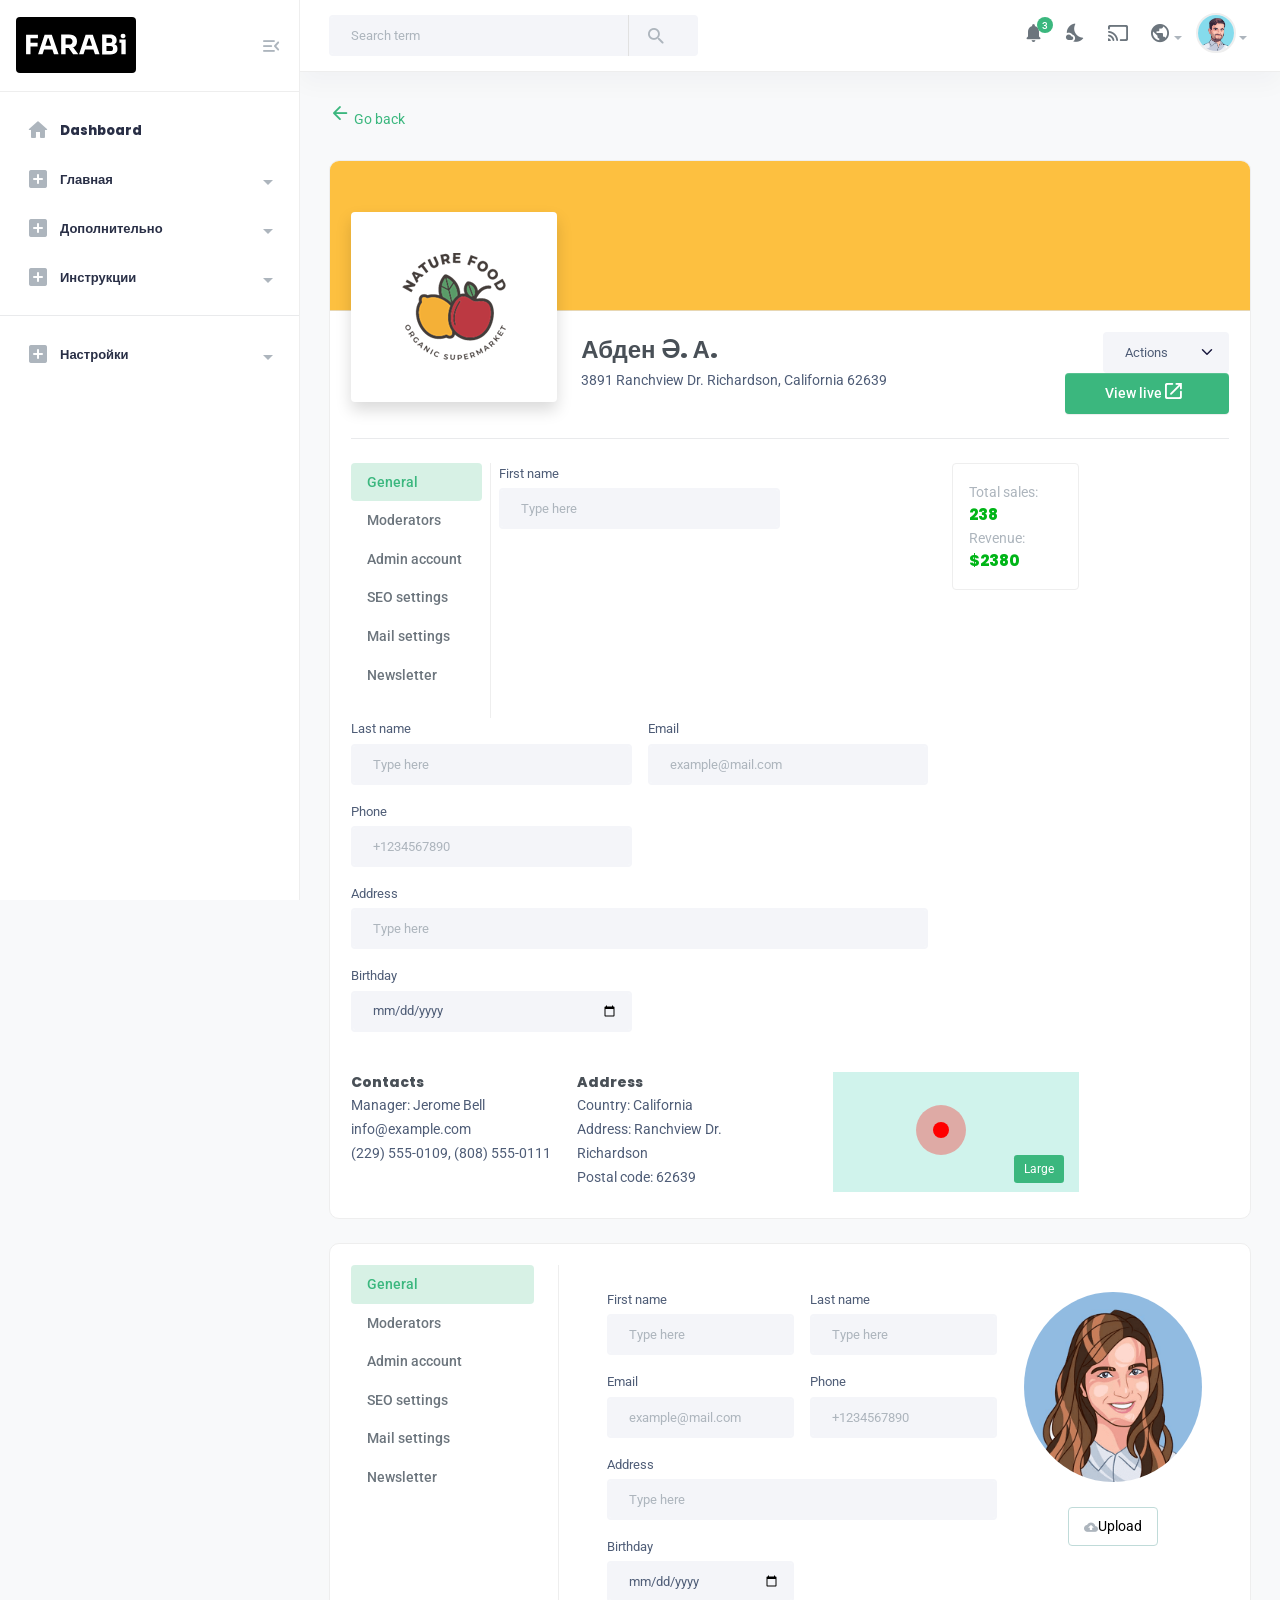
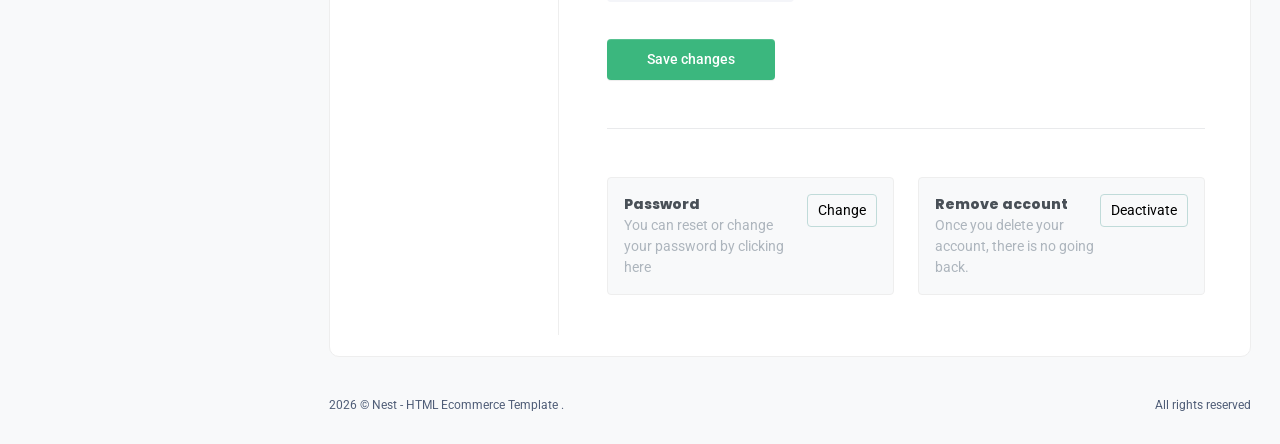
<file: profile-page.html>
﻿<!DOCTYPE html>
<html class="no-js" lang="en">

<head>
    <meta charset="utf-8" />
        <title>Nest Dashboard</title>
        <meta http-equiv="x-ua-compatible" content="ie=edge" />
        <meta name="description" content="" />
        <meta name="viewport" content="width=device-width, initial-scale=1" />
        <meta property="og:title" content="" />
        <meta property="og:type" content="" />
        <meta property="og:url" content="" />
        <meta property="og:image" content="" />
        <!-- Favicon -->
        <link rel="shortcut icon" type="image/x-icon" href="assets/imgs/theme/" />
        <!-- Template CSS -->
        <link href="assets-3/css/main.css" rel="stylesheet" type="text/css" />
</head>

<body>
    <div class="screen-overlay"></div>
    <aside class="navbar-aside" id="offcanvas_aside">
        <div class="aside-top">
            <a href="index.html" class="brand-wrap">
                <img src="assets/imgs/theme/logo-univer.svg" class="logo" alt="Nest Dashboard" />
            </a>
            <div>
                <button class="btn btn-icon btn-aside-minimize"><i class="text-muted material-icons md-menu_open"></i></button>
            </div>
        </div>
        <nav>
            <ul class="menu-aside">
                <li class="menu-item">
                    <a class="menu-link" href="#">
                        <i class="icon material-icons md-home"></i>
                        <span class="text">Dashboard</span>
                    </a>
                </li>
                <li class="menu-item has-submenu">
                    <a class="menu-link" href="#">
                        <i class="icon material-icons md-add_box"></i>
                        <span class="text">Главная</span>
                    </a>
                    <div class="submenu">
                        <a href="#">Новости</a>
                        <a href="#">Новости МОН РК</a>
                        <a href="#">Часто задаваемые вопросы</a>
                        <a href="#">Документы</a>
                        <a href="#">Сообщения</a>
                        <a href="#">Новости сайта</a>
                        <a href="#">Каталог дисциплин</a>
                    </div>
                </li>
                <li class="menu-item has-submenu">
                    <a class="menu-link" href="page-orders-1.html">
                        <i class="icon material-icons md-add_box"></i>
                        <span class="text">Дополнительно</span>
                    </a>
                    <div class="submenu">
                        <a href="#">Академическая политика</a>
                        <a href="#">Политика академической честности</a>
                        <a href="#">Правила проведения итогового контроля</a>
                        <a href="#">Горячая линия по дистанционному обучению</a>
                    </div>
                </li>
                <li class="menu-item has-submenu">
                    <a class="menu-link" href="page-sellers-cards.html">
                        <i class="icon material-icons md-add_box"></i>
                        <span class="text">Инструкции</span>
                    </a>
                    <div class="submenu">
                        <a href="#">Непрофильные дисциплины</a>
                        <a href="#">Регламент СЭР ФИНИШ</a>
                        <a href="#">Инструкция для итогового контроля весеннего семестра 2022-2023</a>
                    </div>
                </li>

            </ul>
            <hr />
            <ul class="menu-aside">
                <li class="menu-item has-submenu">
                    <a class="menu-link" href="#">
                        <i class="icon material-icons md-add_box"></i>
                        <span class="text">Настройки</span>
                    </a>
                    <div class="submenu">
                        <a href="#">Профиль</a>
                    </div>
                </li>
                
            </ul>
            <br />
            <br />
        </nav>
    </aside>

    <main class="main-wrap">
        <header class="main-header navbar">
            <div class="col-search">
                <form class="searchform">
                    <div class="input-group">
                        <input list="search_terms" type="text" class="form-control" placeholder="Search term" />
                        <button class="btn btn-light bg" type="button"><i class="material-icons md-search"></i></button>
                    </div>
                    <datalist id="search_terms">
                        <option value="Products"></option>
                        <option value="New orders"></option>
                        <option value="Apple iphone"></option>
                        <option value="Ahmed Hassan"></option>
                    </datalist>
                </form>
            </div>
            <div class="col-nav">
                <button class="btn btn-icon btn-mobile me-auto" data-trigger="#offcanvas_aside"><i class="material-icons md-apps"></i></button>
                <ul class="nav">
                    <li class="nav-item">
                        <a class="nav-link btn-icon" href="#">
                            <i class="material-icons md-notifications animation-shake"></i>
                            <span class="badge rounded-pill">3</span>
                        </a>
                    </li>
                    <li class="nav-item">
                        <a class="nav-link btn-icon darkmode" href="#"> <i class="material-icons md-nights_stay"></i> </a>
                    </li>
                    <li class="nav-item">
                        <a href="#" class="requestfullscreen nav-link btn-icon"><i class="material-icons md-cast"></i></a>
                    </li>
                    <li class="dropdown nav-item">
                        <a class="dropdown-toggle" data-bs-toggle="dropdown" href="#" id="dropdownLanguage" aria-expanded="false"><i class="material-icons md-public"></i></a>
                        <div class="dropdown-menu dropdown-menu-end" aria-labelledby="dropdownLanguage">
                            <a class="dropdown-item text-brand" href="#"><img src="assets/imgs/theme/flag-us.png" alt="English" />English</a>
                            <a class="dropdown-item" href="#"><img src="assets/imgs/theme/flag-fr.png" alt="Français" />Français</a>
                            <a class="dropdown-item" href="#"><img src="assets/imgs/theme/flag-jp.png" alt="Français" />日本語</a>
                            <a class="dropdown-item" href="#"><img src="assets/imgs/theme/flag-cn.png" alt="Français" />中国人</a>
                        </div>
                    </li>
                    <li class="dropdown nav-item">
                        <a class="dropdown-toggle" data-bs-toggle="dropdown" href="#" id="dropdownAccount" aria-expanded="false"> <img class="img-xs rounded-circle" src="assets/imgs/people/avatar-2.png" alt="User" /></a>
                        <div class="dropdown-menu dropdown-menu-end" aria-labelledby="dropdownAccount">
                            <a class="dropdown-item" href="#"><i class="material-icons md-perm_identity"></i>Edit Profile</a>
                            <a class="dropdown-item" href="#"><i class="material-icons md-settings"></i>Account Settings</a>
                            <a class="dropdown-item" href="#"><i class="material-icons md-account_balance_wallet"></i>Wallet</a>
                            <a class="dropdown-item" href="#"><i class="material-icons md-receipt"></i>Billing</a>
                            <a class="dropdown-item" href="#"><i class="material-icons md-help_outline"></i>Help center</a>
                            <div class="dropdown-divider"></div>
                            <a class="dropdown-item text-danger" href="#"><i class="material-icons md-exit_to_app"></i>Logout</a>
                        </div>
                    </li>
                </ul>
            </div>
        </header>
        <section class="content-main">
            <div class="content-header">
                <a href="javascript:history.back()"><i class="material-icons md-arrow_back"></i> Go back </a>
            </div>
            <div class="card mb-4">
                <div class="card-header bg-brand-2" style="height: 150px"></div>
                <div class="card-body">
                    <div class="row">
                        <div class="col-xl col-lg flex-grow-0" style="flex-basis: 230px">
                            <div class="img-thumbnail shadow w-100 bg-white position-relative text-center" style="height: 190px; width: 200px; margin-top: -120px">
                                <img src="assets/imgs/brands/vendor-2.png" class="center-xy img-fluid" alt="Logo Brand" />
                            </div>
                        </div>
                        <!--  col.// -->
                        <div class="col-xl col-lg">
                            <h3>Абден Ә. А.</h3>
                            <p>3891 Ranchview Dr. Richardson, California 62639</p>
                        </div>
                        <!--  col.// -->
                        <div class="col-xl-4 text-md-end">
                            <select class="form-select w-auto d-inline-block">
                                <option>Actions</option>
                                <option>Disable shop</option>
                                <option>Analyze</option>
                                <option>Something</option>
                            </select>
                            <a href="#" class="btn btn-primary"> View live <i class="material-icons md-launch"></i> </a>
                        </div>
                        <!--  col.// -->
                    </div>
                    <!-- card-body.// -->
                    <hr class="my-4" />
                    <div class="row g-4">
                        <div class="col-lg-8">
                            
                            <div class="row gx-3">
                                <aside class="col-lg-3 border-end">
                                    <nav class="nav nav-pills flex-lg-column mb-4">
                                        <a class="nav-link active" aria-current="page" href="#">General</a>
                                        <a class="nav-link" href="#">Moderators</a>
                                        <a class="nav-link" href="#">Admin account</a>
                                        <a class="nav-link" href="#">SEO settings</a>
                                        <a class="nav-link" href="#">Mail settings</a>
                                        <a class="nav-link" href="#">Newsletter</a>
                                    </nav>
                                </aside>
                                <div class="col-6 mb-3">
                                    <label class="form-label">First name</label>
                                    <input class="form-control" type="text" placeholder="Type here" />
                                </div>
                                <!-- col .// -->
                                <div class="col-6 mb-3">
                                    <label class="form-label">Last name</label>
                                    <input class="form-control" type="text" placeholder="Type here" />
                                </div>
                                <!-- col .// -->
                                <div class="col-lg-6 mb-3">
                                    <label class="form-label">Email</label>
                                    <input class="form-control" type="email" placeholder="example@mail.com" />
                                </div>
                                <!-- col .// -->
                                <div class="col-lg-6 mb-3">
                                    <label class="form-label">Phone</label>
                                    <input class="form-control" type="tel" placeholder="+1234567890" />
                                </div>
                                <!-- col .// -->
                                <div class="col-lg-12 mb-3">
                                    <label class="form-label">Address</label>
                                    <input class="form-control" type="text" placeholder="Type here" />
                                </div>
                                <!-- col .// -->
                                <div class="col-lg-6 mb-3">
                                    <label class="form-label">Birthday</label>
                                    <input class="form-control" type="date" />
                                </div>
                                <!-- col .// -->
                            </div>
                            <!-- row.// -->
                        </div>
                        <div class="col-md-12 col-lg-4 col-xl-2">
                            <article class="box">
                                <p class="mb-0 text-muted">Total sales:</p>
                                <h5 class="text-success">238</h5>
                                <p class="mb-0 text-muted">Revenue:</p>
                                <h5 class="text-success mb-0">$2380</h5>
                            </article>
                        </div>
                        <!--  col.// -->
                        <div class="col-sm-6 col-lg-4 col-xl-3">
                            <h6>Contacts</h6>
                            <p>
                                Manager: Jerome Bell <br />
                                info@example.com <br />
                                (229) 555-0109, (808) 555-0111
                            </p>
                        </div>
                        <!--  col.// -->
                        <div class="col-sm-6 col-lg-4 col-xl-3">
                            <h6>Address</h6>
                            <p>
                                Country: California <br />
                                Address: Ranchview Dr. Richardson <br />
                                Postal code: 62639
                            </p>
                        </div>
                        <!--  col.// -->
                        <div class="col-sm-6 col-xl-4 text-xl-end">
                            <map class="mapbox position-relative d-inline-block">
                                <img src="assets/imgs/misc/map.jpg" class="rounded2" height="120" alt="map" />
                                <span class="map-pin" style="top: 50px; left: 100px"></span>
                                <button class="btn btn-sm btn-brand position-absolute bottom-0 end-0 mb-15 mr-15 font-xs">Large</button>
                            </map>
                        </div>
                        <!--  col.// -->
                    </div>
                    <!--  row.// -->
                </div>
                <!--  card-body.// -->
            </div>


            <div class="card">
                <div class="card-body">
                    <div class="row gx-5">
                        <aside class="col-lg-3 border-end">
                            <nav class="nav nav-pills flex-lg-column mb-4">
                                <a class="nav-link active" aria-current="page" href="#">General</a>
                                <a class="nav-link" href="#">Moderators</a>
                                <a class="nav-link" href="#">Admin account</a>
                                <a class="nav-link" href="#">SEO settings</a>
                                <a class="nav-link" href="#">Mail settings</a>
                                <a class="nav-link" href="#">Newsletter</a>
                            </nav>
                        </aside>
                        <div class="col-lg-9">
                            <section class="content-body p-xl-4">
                                <form>
                                    <div class="row">
                                        <div class="col-lg-8">
                                            <div class="row gx-3">
                                                <div class="col-6 mb-3">
                                                    <label class="form-label">First name</label>
                                                    <input class="form-control" type="text" placeholder="Type here" />
                                                </div>
                                                <!-- col .// -->
                                                <div class="col-6 mb-3">
                                                    <label class="form-label">Last name</label>
                                                    <input class="form-control" type="text" placeholder="Type here" />
                                                </div>
                                                <!-- col .// -->
                                                <div class="col-lg-6 mb-3">
                                                    <label class="form-label">Email</label>
                                                    <input class="form-control" type="email" placeholder="example@mail.com" />
                                                </div>
                                                <!-- col .// -->
                                                <div class="col-lg-6 mb-3">
                                                    <label class="form-label">Phone</label>
                                                    <input class="form-control" type="tel" placeholder="+1234567890" />
                                                </div>
                                                <!-- col .// -->
                                                <div class="col-lg-12 mb-3">
                                                    <label class="form-label">Address</label>
                                                    <input class="form-control" type="text" placeholder="Type here" />
                                                </div>
                                                <!-- col .// -->
                                                <div class="col-lg-6 mb-3">
                                                    <label class="form-label">Birthday</label>
                                                    <input class="form-control" type="date" />
                                                </div>
                                                <!-- col .// -->
                                            </div>
                                            <!-- row.// -->
                                        </div>
                                        <!-- col.// -->
                                        <aside class="col-lg-4">
                                            <figure class="text-lg-center">
                                                <img class="img-lg mb-3 img-avatar" src="assets/imgs/people/avatar-1.png" alt="User Photo" />
                                                <figcaption>
                                                    <a class="btn btn-light rounded font-md" href="#"> <i class="icons material-icons md-backup font-md"></i> Upload </a>
                                                </figcaption>
                                            </figure>
                                        </aside>
                                        <!-- col.// -->
                                    </div>
                                    <!-- row.// -->
                                    <br />
                                    <button class="btn btn-primary" type="submit">Save changes</button>
                                </form>
                                <hr class="my-5" />
                                <div class="row" style="max-width: 920px">
                                    <div class="col-md">
                                        <article class="box mb-3 bg-light">
                                            <a class="btn float-end btn-light btn-sm rounded font-md" href="#">Change</a>
                                            <h6>Password</h6>
                                            <small class="text-muted d-block" style="width: 70%">You can reset or change your password by clicking here</small>
                                        </article>
                                    </div>
                                    <!-- col.// -->
                                    <div class="col-md">
                                        <article class="box mb-3 bg-light">
                                            <a class="btn float-end btn-light rounded btn-sm font-md" href="#">Deactivate</a>
                                            <h6>Remove account</h6>
                                            <small class="text-muted d-block" style="width: 70%">Once you delete your account, there is no going back.</small>
                                        </article>
                                    </div>
                                    <!-- col.// -->
                                </div>
                                <!-- row.// -->
                            </section>
                            <!-- content-body .// -->
                        </div>
                        <!-- col.// -->
                    </div>
                    <!-- row.// -->
                </div>



        </section>
        <!-- content-main end// -->
        <footer class="main-footer font-xs">
            <div class="row pb-30 pt-15">
                <div class="col-sm-6">
                    <script>
                        document.write(new Date().getFullYear());
                    </script>
                    &copy; Nest - HTML Ecommerce Template .
                </div>
                <div class="col-sm-6">
                    <div class="text-sm-end">All rights reserved</div>
                </div>
            </div>
        </footer>
    </main>
    <script src="assets/js/vendors/jquery-3.6.0.min.js"></script>
    <script src="assets/js/vendors/bootstrap.bundle.min.js"></script>
    <script src="assets/js/vendors/select2.min.js"></script>
    <script src="assets/js/vendors/perfect-scrollbar.js"></script>
    <script src="assets/js/vendors/jquery.fullscreen.min.js"></script>
    <!-- Main Script -->
    <script src="assets/js/main.js?v=1.1" type="text/javascript"></script>


</body>

</html>
</file>
<file: assets/css/main.css>
/***
 Theme Name: Nest
 Description: Grocery, Super Market, eCommerce HTML Template
 Version: 1.0
 License: GNU General Public License v2 or later
 License URI: http://www.gnu.org/licenses/gpl-2.0.html
==============================
TABLE CONTENT
 Import Google Fonts
 Include Third Party CSS Library
 GENERAL
 HEADER
 Offcanvas Sidebar
 Search form
 Main header
 Mega menu
 Header layouts
 Page layouts
 Pagination
 Breadcrumb
 CATEGORY PAGES
 SINGLE POST
 Author box
 comment
 Post share social
 WP STYPE
 Custom amine
***/
@import url("https://fonts.googleapis.com/css2?family=Roboto:wght@100;300&display=swap");
@import url('https://fonts.googleapis.com/css2?family=Poppins:wght@700&family=Roboto:wght@100&display=swap" rel="stylesheet');
/*import vendors*/
@import url(vendors/normalize.css);
@import url(vendors/bootstrap.min.css);
@import url(vendors/uicons-regular-straight.css);
/*import plugins*/
@import url(plugins/magnific-popup.css);
@import url(plugins/select2.min.css);
@import url(plugins/slick.css);
@import url(plugins/perfect-scrollbar.css);
/*RESET*/
html, body, div, span, applet, object, iframe,
h1, h2, h3, h4, h5, h6, p, blockquote, pre,
a, abbr, acronym, address, big, cite, code,
del, dfn, em, img, ins, kbd, q, s, samp,
small, strike, strong, sub, sup, tt, var,
b, u, i, center,
dl, dt, dd, ol, ul, li,
fieldset, form, label, legend,
table, caption, tbody, tfoot, thead, tr, th, td,
article, aside, canvas, details, embed,
figure, figcaption, footer, header, hgroup,
menu, nav, output, ruby, section, summary,
time, mark, audio, video {
  margin: 0;
  padding: 0;
  border: 0;
  font-size: 100%;
  font: inherit;
  vertical-align: baseline;
}

thead {
  font-weight: 600;
}

article, aside, details, figcaption, figure,
footer, header, hgroup, menu, nav, section {
  display: block;
}

body {
  line-height: 1;
}

ol, ul {
  list-style: none;
}

blockquote, q {
  quotes: none;
}

blockquote:before, blockquote:after,
q:before, q:after {
  content: "";
  content: none;
}

table {
  border-collapse: collapse;
  border-spacing: 0;
}

img {
  max-width: 100%;
}

*:focus,
select:focus,
.custom-select:focus,
button:focus,
textarea:focus,
textarea.form-control:focus,
input.form-control:focus,
input[type=text]:focus,
input[type=password]:focus,
input[type=email]:focus,
input[type=number]:focus,
[type=text].form-control:focus,
[type=password].form-control:focus,
[type=email].form-control:focus,
[type=tel].form-control:focus,
[contenteditable].form-control:focus {
  outline: none !important;
  -webkit-box-shadow: none;
          box-shadow: none;
}

input:focus::-moz-placeholder {
  opacity: 0;
  -webkit-transition: 0.4s;
  -moz-transition: 0.4s;
  transition: 0.4s;
}

a {
  color: #3BB77E;
}
a:hover {
  color: #FDC040;
}

li.hr span {
  width: 100%;
  height: 1px;
  background-color: #e4e4e4;
  margin: 20px 0;
  display: block;
}

/*--- Common Classes---------------------*/
::-moz-selection {
  background: #3BB77E; /* WebKit/Blink Browsers */
  color: #fff;
}
::selection {
  background: #3BB77E; /* WebKit/Blink Browsers */
  color: #fff;
}

::-moz-selection {
  background: #3BB77E; /* Gecko Browsers */
  color: #fff;
}

::-webkit-input-placeholder {
  color: #838383;
}

::-moz-placeholder {
  color: #838383;
}

:-ms-input-placeholder {
  color: #838383;
}

::-ms-input-placeholder {
  color: #838383;
}

::placeholder {
  color: #838383;
}

.fix {
  overflow: hidden;
}

.hidden {
  display: none;
}

.clear {
  clear: both;
}

.section {
  float: left;
  width: 100%;
}

.f-right {
  float: right;
}

.capitalize {
  text-transform: capitalize;
}

.uppercase {
  text-transform: uppercase;
}

.bg-img {
  background-position: center center;
  background-size: cover;
}

.position-relative {
  position: relative;
}

.height-100vh {
  height: 100vh !important;
}

*:focus,
select:focus,
.custom-select:focus,
button:focus,
textarea:focus,
textarea.form-control:focus,
input.form-control:focus,
input[type=text]:focus,
input[type=password]:focus,
input[type=email]:focus,
input[type=number]:focus,
[type=text].form-control:focus,
[type=password].form-control:focus,
[type=email].form-control:focus,
[type=tel].form-control:focus,
[contenteditable].form-control:focus {
  outline: none !important;
  -webkit-box-shadow: none;
          box-shadow: none;
}

.bg-grey-9 {
  background-color: #f4f5f9;
}

.border-radius {
  border-radius: 4px;
}

.border-radius-5 {
  border-radius: 5px;
}

.border-radius-10 {
  border-radius: 10px;
}

.border-radius-15 {
  border-radius: 15px;
}

.border-radius-20 {
  border-radius: 20px;
}

.img-hover-scale img {
  -webkit-transition: -webkit-transform 0.5s;
  transition: -webkit-transform 0.5s;
  transition: transform 0.5s;
  transition: transform 0.5s, -webkit-transform 0.5s;
}
.img-hover-scale:hover img {
  -webkit-transform: scale(1.05);
  transform: scale(1.05);
  -webkit-transition: -webkit-transform 0.5s;
  transition: -webkit-transform 0.5s;
  transition: transform 0.5s;
  transition: transform 0.5s, -webkit-transform 0.5s;
}

.hover-up {
  -webkit-transition: all 0.25s cubic-bezier(0.02, 0.01, 0.47, 1);
  transition: all 0.25s cubic-bezier(0.02, 0.01, 0.47, 1);
}
.hover-up:hover {
  -webkit-transform: translateY(-5px);
          transform: translateY(-5px);
  -webkit-transition: all 0.25s cubic-bezier(0.02, 0.01, 0.47, 1);
  transition: all 0.25s cubic-bezier(0.02, 0.01, 0.47, 1);
}

.text-brand {
  color: #3BB77E !important;
}

.text-brand-2 {
  color: #FDC040 !important;
}

.text-primary {
  color: #5a97fa !important;
}

.text-warning {
  color: #ff9900 !important;
}

.text-danger {
  color: #FD6E6E !important;
}

.text-success {
  color: #81B13D !important;
}

.text-info {
  color: #2cc1d8 !important;
}

.text-grey-4 {
  color: #adadad !important;
}

.text-muted {
  color: #B6B6B6 !important;
}

.text-7 {
  color: #d77f7a !important;
}

.text-8 {
  color: #63a2c1 !important;
}

.text-white {
  color: #fff !important;
}

.text-grey-5, .text-grey-5 a, .text-hover-grey-5:hover {
  color: #a2a2a2 !important;
}

.bg-brand {
  background-color: #3BB77E !important;
}

.bg-primary {
  background-color: #5a97fa !important;
}

.bg-warning {
  background-color: #ff9900 !important;
}

.bg-danger {
  background-color: #FD6E6E !important;
}

.bg-success {
  background-color: #81B13D !important;
}

.bg-info {
  background-color: #2cc1d8 !important;
}

.bg-grey-4 {
  background-color: #adadad !important;
}

.bg-1 {
  background-color: #fddde4 !important;
}

.bg-2 {
  background-color: #cdebbc !important;
}

.bg-3 {
  background-color: #d1e8f2 !important;
}

.bg-4 {
  background-color: #cdd4f8 !important;
}

.bg-5 {
  background-color: #f6dbf6 !important;
}

.bg-6 {
  background-color: #fff2e5 !important;
}

.bg-7 {
  background-color: #d77f7a !important;
}

.bg-8 {
  background-color: #63a2c1 !important;
}

.bg-9 {
  background-color: #F2FCE4 !important;
}

.bg-10 {
  background-color: #FFFCEB !important;
}

.bg-11 {
  background-color: #ECFFEC !important;
}

.bg-12 {
  background-color: #FEEFEA !important;
}

.bg-13 {
  background-color: #FFF3EB !important;
}

.bg-14 {
  background-color: #FFF3FF !important;
}

.bg-15 {
  background-color: #F2FCE4 !important;
}

.bg-grey-9 {
  background-color: #f4f5f9 !important;
}

.font-xs {
  font-size: 13px;
}

.div-center {
  position: absolute;
  left: 50%;
  -webkit-transform: translateX(-50%);
          transform: translateX(-50%);
}

.bg-grey-1 {
  background: #fafbfc;
}

.box-shadow-none {
  -webkit-box-shadow: none !important;
          box-shadow: none !important;
}

.flex-horizontal-center {
  display: -ms-flexbox;
  display: -webkit-box;
  display: flex;
  -ms-flex-align: center;
  -webkit-box-align: center;
          align-items: center;
}

.w-36px {
  max-width: 36px;
}

.border {
  border: 1px solid #ececec !important;
}

.box-shadow-outer-6 {
  -webkit-box-shadow: 20px 20px 54px rgba(0, 0, 0, 0.03);
  box-shadow: 20px 20px 54px rgba(0, 0, 0, 0.03);
}
.box-shadow-outer-6:hover {
  -webkit-box-shadow: 20px 20px 54px rgba(0, 0, 0, 0.05);
  box-shadow: 20px 20px 54px rgba(0, 0, 0, 0.05);
}

.box-shadow-outer-7 {
  -webkit-box-shadow: 0 0 11px 0 rgba(78, 42, 222, 0.03), 0 8px 16px 0 rgba(78, 42, 222, 0.08);
  box-shadow: 0 0 11px 0 rgba(78, 42, 222, 0.03), 0 8px 16px 0 rgba(78, 42, 222, 0.08);
}
.box-shadow-outer-7:hover {
  -webkit-box-shadow: 0 0 14px 0 rgba(78, 42, 222, 0.03), 0 8px 18px 0 rgba(78, 42, 222, 0.09);
  box-shadow: 0 0 14px 0 rgba(78, 42, 222, 0.03), 0 8px 18px 0 rgba(78, 42, 222, 0.09);
}

.box-shadow-outer-3, .box-hover-shadow-outer-3:hover {
  -webkit-box-shadow: 0 5px 16px 0 rgba(118, 126, 173, 0.09);
          box-shadow: 0 5px 16px 0 rgba(118, 126, 173, 0.09);
}

/*****************************
*********  BORDER  *****
******************************/
.border-1 {
  border-width: 1px !important;
}

.border-2 {
  border-width: 2px !important;
}

.border-3 {
  border-width: 3px !important;
}

.border-dotted {
  border-style: dotted !important;
}

.border-solid {
  border-style: solid !important;
}

.border-double {
  border-style: double !important;
}

.border-dashed {
  border-style: dashed !important;
}

.border-brand {
  border-color: #3BB77E !important;
}

.border-muted {
  border-color: #f7f8f9;
}

.section-border {
  border-top: 1px solid #e6e9ec;
  border-bottom: 1px solid #e6e9ec;
}

.border-color-1 {
  border-color: #e0dede;
}

.list-insider li {
  list-style: inside;
}

a,
button,
img,
input,
span,
h4 {
  -webkit-transition: all 0.3s ease 0s;
  transition: all 0.3s ease 0s;
}

@-webkit-keyframes slideleft {
  10% {
    opacity: 0;
    -webkit-transform: scale(0);
            transform: scale(0);
    right: 0;
  }
  50% {
    opacity: 1;
    -webkit-transform: scale(1);
            transform: scale(1);
  }
  90% {
    opacity: 0;
    -webkit-transform: scale(0);
            transform: scale(0);
    right: 100%;
  }
}

@keyframes slideleft {
  10% {
    opacity: 0;
    -webkit-transform: scale(0);
            transform: scale(0);
    right: 0;
  }
  50% {
    opacity: 1;
    -webkit-transform: scale(1);
            transform: scale(1);
  }
  90% {
    opacity: 0;
    -webkit-transform: scale(0);
            transform: scale(0);
    right: 100%;
  }
}
[data-loader=spinner] {
  width: 35px;
  height: 35px;
  display: inline-block;
  -webkit-animation: spinner 1.2s infinite ease-in-out;
  animation: spinner 1.2s infinite ease-in-out;
  background: url(../imgs/favicon.svg);
  -webkit-box-shadow: 0 0 10px #fff;
          box-shadow: 0 0 10px #fff;
}

@-webkit-keyframes spinner {
  0% {
    -webkit-transform: perspective(120px) rotateX(0) rotateY(0);
    transform: perspective(120px) rotateX(0) rotateY(0);
  }
  50% {
    -webkit-transform: perspective(120px) rotateX(-180deg) rotateY(0);
    transform: perspective(120px) rotateX(-180deg) rotateY(0);
  }
  100% {
    -webkit-transform: perspective(120px) rotateX(-180deg) rotateY(-180deg);
    transform: perspective(120px) rotateX(-180deg) rotateY(-180deg);
  }
}
@keyframes spinner {
  0% {
    -webkit-transform: perspective(120px) rotateX(0) rotateY(0);
    transform: perspective(120px) rotateX(0) rotateY(0);
  }
  50% {
    -webkit-transform: perspective(120px) rotateX(-180deg) rotateY(0);
    transform: perspective(120px) rotateX(-180deg) rotateY(0);
  }
  100% {
    -webkit-transform: perspective(120px) rotateX(-180deg) rotateY(-180deg);
    transform: perspective(120px) rotateX(-180deg) rotateY(-180deg);
  }
}
@-webkit-keyframes shadow-pulse {
  0% {
    -webkit-box-shadow: 0 0 0 0px rgba(239, 63, 72, 0.8);
            box-shadow: 0 0 0 0px rgba(239, 63, 72, 0.8);
  }
  100% {
    -webkit-box-shadow: 0 0 0 5px rgba(0, 0, 0, 0);
            box-shadow: 0 0 0 5px rgba(0, 0, 0, 0);
  }
}
@keyframes shadow-pulse {
  0% {
    -webkit-box-shadow: 0 0 0 0px rgba(239, 63, 72, 0.8);
            box-shadow: 0 0 0 0px rgba(239, 63, 72, 0.8);
  }
  100% {
    -webkit-box-shadow: 0 0 0 5px rgba(0, 0, 0, 0);
            box-shadow: 0 0 0 5px rgba(0, 0, 0, 0);
  }
}
@-webkit-keyframes shadow-pulse-big {
  0% {
    -webkit-box-shadow: 0 0 0 0px rgba(239, 63, 72, 0.1);
            box-shadow: 0 0 0 0px rgba(239, 63, 72, 0.1);
  }
  100% {
    -webkit-box-shadow: 0 0 0 20px rgba(0, 0, 0, 0);
            box-shadow: 0 0 0 20px rgba(0, 0, 0, 0);
  }
}
@keyframes shadow-pulse-big {
  0% {
    -webkit-box-shadow: 0 0 0 0px rgba(239, 63, 72, 0.1);
            box-shadow: 0 0 0 0px rgba(239, 63, 72, 0.1);
  }
  100% {
    -webkit-box-shadow: 0 0 0 20px rgba(0, 0, 0, 0);
            box-shadow: 0 0 0 20px rgba(0, 0, 0, 0);
  }
}
@-webkit-keyframes jump {
  0% {
    -webkit-transform: translate3d(0, 20%, 0);
            transform: translate3d(0, 20%, 0);
  }
  100% {
    -webkit-transform: translate3d(0, 0, 0);
            transform: translate3d(0, 0, 0);
  }
}
@keyframes jump {
  0% {
    -webkit-transform: translate3d(0, 20%, 0);
            transform: translate3d(0, 20%, 0);
  }
  100% {
    -webkit-transform: translate3d(0, 0, 0);
            transform: translate3d(0, 0, 0);
  }
}
.jump {
  -webkit-transform-origin: 0;
          transform-origin: 0;
  -webkit-animation: jump 0.5s linear alternate infinite;
          animation: jump 0.5s linear alternate infinite;
}

/*TYPOGRAPHY*/
body {
  color: #7E7E7E;
  font-family: "Roboto", sans-serif;
  font-size: 14px;
  line-height: 24px;
  font-style: normal;
  font-weight: 400;
}

h1,
h2,
h3,
h4,
h5,
h6,
.font-heading,
.display-1,
.display-2,
.heading-sm-1 {
  font-family: "Poppins", sans-serif;
  color: #253D4E;
  font-weight: 700;
  line-height: 1.2;
}

h1 {
  font-size: 48px;
}

h2 {
  font-size: 40px;
}

h3 {
  font-size: 32px;
}

h4 {
  font-size: 24px;
}

h5 {
  font-size: 20px;
}

h6 {
  font-size: 16px;
}

.display-1 {
  font-size: 96px;
  line-height: 1;
}

.display-2 {
  font-size: 72px;
  line-height: 1;
}

.heading-sm-1 {
  font-size: 14px;
}

p {
  font-size: 1rem;
  font-weight: 400;
  line-height: 24px;
  margin-bottom: 5px;
  color: #7E7E7E;
}

.text-heading {
  color: #253D4E;
}

p:last-child {
  margin-bottom: 0;
}

.font-weight-bold {
  font-weight: 700;
}

a,
button {
  text-decoration: none;
  cursor: pointer;
}

b {
  font-weight: 500;
}

strong,
.fw-600 {
  font-weight: 600;
}

.fw-900 {
  font-weight: 900;
}

.fw-300 {
  font-weight: 300;
}

.section-title {
  display: -webkit-box;
  display: -ms-flexbox;
  display: flex;
  -webkit-box-align: center;
  -ms-flex-align: center;
  align-items: end;
  margin-bottom: 44px;
  position: relative;
  -webkit-box-pack: justify;
      -ms-flex-pack: justify;
          justify-content: space-between;
}
.section-title .title {
  display: -webkit-box;
  display: -ms-flexbox;
  display: flex;
  -webkit-box-orient: horizontal;
  -webkit-box-direction: normal;
      -ms-flex-flow: row;
          flex-flow: row;
  -webkit-box-align: end;
      -ms-flex-align: end;
          align-items: flex-end;
}
.section-title h3 {
  font-weight: 700;
  font-size: 32px;
  margin-right: 30px;
}
.section-title a.show-all {
  font-size: 16px;
  color: #7E7E7E;
}
.section-title a.show-all:hover {
  color: #3BB77E;
}
.section-title a.show-all i {
  font-size: 12px;
  margin-left: 5px;
}
.section-title.style-1 {
  position: relative;
  border-bottom: 1px solid #ececec;
  padding-bottom: 20px;
  font-size: 24px;
}
.section-title.style-1::after {
  content: "";
  width: 80px;
  height: 2px;
  position: absolute;
  bottom: 0;
  left: 0;
  background-color: #BCE3C9;
}
.section-title span {
  color: #3BB77E;
}

h5.widget-title {
  font-size: 18px;
  font-weight: 600;
}

.title.style-3 {
  background-image: url(../imgs/theme/wave.png);
  background-position: center bottom;
  background-repeat: no-repeat;
  padding-bottom: 25px;
}

.text-body {
  color: #7E7E7E !important;
}

.font-xxs {
  font-size: 12px;
}

.font-xs {
  font-size: 13px;
}

.font-sm {
  font-size: 14px;
}

.font-md {
  font-size: 16px;
}

.font-lg {
  font-size: 17px;
}

.font-xl {
  font-size: 19px;
}

.font-xxl {
  font-size: 58px;
}

.text-hot {
  color: #f74b81;
}

.text-new {
  color: #55bb90;
}

.text-sale {
  color: #67bcee;
}

.text-best {
  color: #f59758;
}

.text-style-1 {
  position: relative;
}
.text-style-1::after {
  content: "";
  background-color: #ffdabf;
  height: 20%;
  width: 110%;
  display: block;
  position: absolute;
  bottom: 20%;
  left: -5%;
  z-index: -1;
  opacity: 0.8;
  -webkit-transition: -webkit-transform 0.5s;
  transition: -webkit-transform 0.5s;
  transition: transform 0.5s;
  transition: transform 0.5s, -webkit-transform 0.5s;
}
.text-style-1:hover::after {
  height: 30%;
  -webkit-transition: -webkit-transform 0.5s;
  transition: -webkit-transform 0.5s;
  transition: transform 0.5s;
  transition: transform 0.5s, -webkit-transform 0.5s;
}

.fw-700 {
  font-weight: 700;
}

/*COMPONENTS -> BUTTONS*/
.btn-default {
  color: #fff;
  background-color: #3BB77E;
  border-radius: 50px;
  padding: 13px 28px;
  font-family: "Poppins", sans-serif;
}
.btn-default i {
  font-weight: 400;
  font-size: 12px;
  margin-left: 10px;
  -webkit-transition-duration: 0.2s;
          transition-duration: 0.2s;
}
.btn-default:hover i {
  margin-left: 15px;
  -webkit-transition-duration: 0.2s;
          transition-duration: 0.2s;
}

.btn-lg {
  padding: 13px 28px;
  font-size: 16px;
}

.btn-sm {
  padding: 8px 18px !important;
  font-size: 12px;
}

.btn-md {
  padding: 10px 24px !important;
  font-size: 12px;
}

.btn-outline {
  background-color: transparent !important;
}

.btn-check:focus + .btn, .btn:focus {
  outline: 0;
  -webkit-box-shadow: none !important;
          box-shadow: none !important;
}

.btn {
  font-family: "Poppins", sans-serif;
}
.btn:hover {
  color: #fff;
}

.btn-shadow-brand {
  -webkit-box-shadow: 0 2px 6px 0 rgba(88, 151, 251, 0.16);
          box-shadow: 0 2px 6px 0 rgba(88, 151, 251, 0.16);
  border: 1px solid #f7f8f9;
}
.btn-shadow-brand:hover {
  border: 1px solid #3BB77E;
}

.btn-brand {
  background-color: #3BB77E;
  border-color: #3BB77E;
}

.btn-heading, button.btn-heading[type=submit] {
  background-color: #253D4E;
  border-color: #253D4E;
  font-weight: 700;
  border: 0;
}

button.submit, button[type=submit] {
  font-size: 16px;
  font-weight: 500;
  padding: 15px 40px;
  color: #ffffff;
  border: none;
  background-color: #3BB77E;
  border: 1px solid #29A56C;
  border-radius: 10px;
}
button.submit:hover, button[type=submit]:hover {
  background-color: #29A56C !important;
}

.btn-brand:hover {
  background-color: #29A56C !important;
}

.btn-login {
  font-weight: 13px;
}
.btn-login .btn {
  min-width: unset;
}
.btn-login li {
  margin: 0px 5px 0;
  display: inline-block;
}
.btn-login li a {
  border-radius: 5px;
  padding: 15px 25px;
  color: #fff;
  display: block;
  line-height: 1;
  text-transform: none;
  letter-spacing: 0;
  font-size: 14px;
}

.btn, .button {
  display: inline-block;
  border: 1px solid transparent;
  font-size: 14px;
  font-weight: 700;
  padding: 12px 30px;
  border-radius: 4px;
  color: #fff;
  border: 1px solid transparent;
  background-color: #3BB77E;
  cursor: pointer;
  -webkit-transition: all 300ms linear 0s;
  transition: all 300ms linear 0s;
  letter-spacing: 0.5px;
}
.btn:hover, .button:hover {
  background-color: #FDC040;
}
.btn.btn-sm, .button.btn-sm {
  padding: 8px 18px;
  font-size: 12px;
  text-transform: none;
  line-height: 1.8;
}
.btn.btn-xs, .button.btn-xs {
  padding: 7px 8px 7px 12px;
  font-size: 12px;
  text-transform: none;
  display: -webkit-inline-box;
  display: -ms-inline-flexbox;
  display: inline-flex;
  -ms-flex-wrap: wrap;
      flex-wrap: wrap;
  line-height: 1.3;
}
.btn.btn-xs i, .button.btn-xs i {
  font-size: 14px !important;
  line-height: 0;
}
.btn.btn-rounded, .button.btn-rounded {
  border-radius: 50px;
}
.btn.btn-secondary, .button.btn-secondary {
  background-color: #3e5379;
  border-color: #3e5379;
}
.btn.btn-facebook, .button.btn-facebook {
  background: #3b5998;
  border-color: #3b5998;
}
.btn.btn-google, .button.btn-google {
  background: #d85040;
  border-color: #d85040;
}
.btn.btn-brush, .button.btn-brush {
  background-color: transparent;
  color: #3BB77E;
  border: 0;
  padding: 14px 80px 14px 65px;
  background-repeat: no-repeat;
  font-family: "Poppins", sans-serif;
}
.btn.btn-brush i, .button.btn-brush i {
  margin: 3px 0 0 5px;
}
.btn.btn-brush.btn-brush-1, .button.btn-brush.btn-brush-1 {
  background-image: url(../imgs/theme/btn-brush-bg-1.png);
}
.btn.btn-brush.btn-brush-2, .button.btn-brush.btn-brush-2 {
  background-image: url(../imgs/theme/btn-brush-bg-2.png);
}
.btn.btn-brush.btn-brush-3, .button.btn-brush.btn-brush-3 {
  background-image: url(../imgs/theme/btn-brush-bg-3.png);
}

.comments-area .btn-reply {
  display: -webkit-box !important;
  display: -ms-flexbox !important;
  display: flex !important;
  -ms-flex-line-pack: center;
      align-content: center;
  -webkit-box-align: center;
      -ms-flex-align: center;
          align-items: center;
}
.comments-area .btn-reply i {
  margin-left: 5px;
  font-size: 12px;
}

.tags .btn, .tags .button {
  border-radius: 4px;
  float: left;
}

/*COMPONENTS -> FORM*/
input:-moz-placeholder,
textarea:-moz-placeholder {
  opacity: 1;
}

input::-webkit-input-placeholder,
textarea::-webkit-input-placeholder {
  opacity: 1;
}

input::-moz-placeholder,
textarea::-moz-placeholder {
  opacity: 1;
}

input:-ms-input-placeholder,
textarea:-ms-input-placeholder {
  opacity: 1;
}

input {
  border: 1px solid #ececec;
  border-radius: 10px;
  height: 64px;
  -webkit-box-shadow: none;
          box-shadow: none;
  padding-left: 20px;
  font-size: 16px;
  width: 100%;
}
input:focus {
  background: transparent;
  border: 1px solid #BCE3C9;
}
input.square {
  border-radius: 0;
}
input.coupon {
  height: 47px;
}

select {
  width: 100%;
  background: transparent;
  border: 0px solid #ececec;
  -webkit-box-shadow: none;
  box-shadow: none;
  font-size: 16px;
  color: #7E7E7E;
}

option {
  background: #fff;
  border: 0px solid #626262;
  padding-left: 10px;
  font-size: 16px;
}

textarea {
  border: 1px solid #ececec;
  border-radius: 10px;
  height: 50px;
  -webkit-box-shadow: none;
          box-shadow: none;
  padding: 10px 10px 10px 20px;
  font-size: 16px;
  width: 100%;
  min-height: 200px;
}
textarea:focus {
  background: transparent;
  border: 1px solid #BCE3C9;
}

.select2-container--default .select2-selection--single {
  background-color: #fff;
  border-bottom: 3px solid #414648;
  border-radius: 0;
  border-right: 0;
  height: 50px;
  padding-left: 0;
  border-top: 0;
  border-left: 0;
  font-weight: bold;
}
.select2-container--default .select2-selection--single .select2-selection__rendered {
  line-height: 50px;
  font-size: 14px;
  padding: 0;
  font-family: "Poppins", sans-serif;
  color: #253D4E;
}
.select2-container--default .select2-selection--single .select2-selection__arrow {
  height: 26px;
  position: absolute;
  top: 12px;
  right: 15px;
  width: 20px;
}

.custom_select {
  position: relative;
  width: 100%;
}
.custom_select .select2-container {
  max-width: 155px;
}
.custom_select .nice-select {
  width: 100%;
  margin-bottom: 1rem;
}
.custom_select .select2-container--default .select2-selection--single {
  border: 1px solid #ececec;
  border-radius: 4px;
  height: 50px;
  line-height: 50px;
  padding-left: 20px;
  font-size: 14px;
}
.custom_select .select2-container--default .select2-selection--single .select2-selection__rendered {
  line-height: 50px;
  font-size: 14px;
  padding-left: 0;
}
.custom_select .select2-container--default .select2-selection--single .select2-selection__arrow {
  top: 9px;
  right: 14px;
}

.select2-dropdown {
  border: 1px solid #ececec;
  border-radius: 0 0 4px 4px;
  padding: 15px;
  min-width: 220px;
}
.select2-dropdown .select2-search--dropdown {
  padding: 0;
}
.select2-dropdown .select2-search--dropdown .select2-search__field {
  border: 1px solid #BCE3C9;
  margin-bottom: 15px;
  border-radius: 5px;
  height: 40px;
  padding-left: 20px;
}

.select2-container--open .select2-dropdown--below {
  border-top: none;
  border-top-left-radius: 5px;
  border-top-right-radius: 5px;
}

.select2-results__options::-webkit-scrollbar {
  width: 16px;
  background-clip: padding-box;
}

.select2-results__options::-webkit-scrollbar-track {
  background-color: #F4F4F4;
  height: 8px;
  background-clip: padding-box;
  border-right: 10px solid rgba(0, 0, 0, 0);
  border-top: 10px solid rgba(0, 0, 0, 0);
  border-bottom: 10px solid rgba(0, 0, 0, 0);
}

.select2-results__options::-webkit-scrollbar-thumb {
  background-clip: padding-box;
  background-color: #d1d1d1;
  border-right: 10px solid rgba(0, 0, 0, 0);
  border-top: 10px solid rgba(0, 0, 0, 0);
  border-bottom: 10px solid rgba(0, 0, 0, 0);
}

.select2-results__options::-webkit-scrollbar-button {
  display: none;
}

.select2-container--default .select2-results > .select2-results__options {
  max-height: 200px;
  overflow-y: auto;
  scrollbar-width: thin;
}

.select2-container--default .select2-results__option[aria-selected=true] {
  background-color: #ececec;
  color: unset;
}

.select2-container {
  max-width: 135px;
}

/*contact form*/
.contact-from-area .contact-form-style button {
  font-size: 17px;
  font-weight: 500;
  padding: 20px 40px;
  color: #ffffff;
  border: none;
  background-color: #253D4E;
  border-radius: 10px;
  font-family: "Poppins", sans-serif;
}
.contact-from-area .contact-form-style button:hover {
  background-color: #3BB77E !important;
}

.form-group {
  margin-bottom: 1rem;
}
.form-group input {
  background: #fff;
  border: 1px solid #ececec;
  height: 64px;
  -webkit-box-shadow: none;
  box-shadow: none;
  padding-left: 20px;
  font-size: 16px;
  width: 100%;
}
.form-group input:focus {
  background: transparent;
  border-color: #BCE3C9;
}

label {
  margin-bottom: 5px;
}

.security-code {
  display: inline-block;
  border-radius: 10px;
  height: 64px;
  line-height: 64px;
  padding: 0 40px;
  font-size: 24px;
  font-weight: bold;
  background: #BCE3C9;
}
.security-code b {
  font-size: 24px;
  font-weight: bold;
}

.custome-radio .form-check-label,
.custome-checkbox .form-check-label {
  position: relative;
  cursor: pointer;
}

.custome-checkbox .form-check-label {
  position: relative;
  cursor: pointer;
  color: #687188;
  padding: 0;
  vertical-align: middle;
}
.custome-checkbox .form-check-label::before {
  content: "";
  border: 2px solid #ced4da;
  height: 17px;
  width: 17px;
  margin: 0px 8px 0 0;
  display: inline-block;
  vertical-align: middle;
  border-radius: 2px;
}
.custome-checkbox .form-check-label span {
  vertical-align: middle;
}
.custome-checkbox input[type=checkbox]:checked + .form-check-label::after {
  opacity: 1;
}
.custome-checkbox input[type=checkbox] + .form-check-label::after {
  content: "";
  width: 11px;
  position: absolute;
  top: 50%;
  left: 3px;
  opacity: 0;
  height: 6px;
  border-left: 2px solid #fff;
  border-bottom: 2px solid #fff;
  -webkit-transform: translateY(-65%) rotate(-45deg);
  transform: translateY(-65%) rotate(-45deg);
}

.custome-radio .form-check-input,
.custome-checkbox .form-check-input {
  display: none;
}

.login_footer {
  margin-bottom: 20px;
  margin-top: 5px;
  display: -ms-flexbox;
  display: -webkit-box;
  display: flex;
  -ms-flex-align: center;
  -webkit-box-align: center;
          align-items: center;
  -ms-flex-pack: justify;
  -webkit-box-pack: justify;
          justify-content: space-between;
  width: 100%;
}

.custome-checkbox input[type=checkbox]:checked + .form-check-label::before {
  background-color: #3BB77E;
  border-color: #3BB77E;
}
.custome-checkbox input[type=checkbox]:checked + .form-check-label::after {
  opacity: 1;
}

.divider-text-center {
  text-align: center;
  position: relative;
}
.divider-text-center::before {
  content: "";
  position: absolute;
  left: 0;
  top: 50%;
  right: 0;
  border-top: 1px solid #ddd;
  -webkit-transform: translateY(-50%);
  transform: translateY(-50%);
}
.divider-text-center span {
  background-color: #fff;
  padding: 0 15px;
  position: relative;
  text-transform: uppercase;
}

/*comment*/
.comments-area {
  background: transparent;
  border-top: 1px solid #ececec;
  padding: 45px 0;
  margin-top: 50px;
}
.comments-area h5 {
  font-size: 16px;
  margin-bottom: 0px;
}
.comments-area .comment-list {
  padding-bottom: 48px;
}
.comments-area .comment-list:last-child {
  padding-bottom: 0px;
}
.comments-area .comment-list.left-padding {
  padding-left: 25px;
}
.comments-area .comment-list .single-comment {
  margin: 0 0 15px 0;
  border: 1px solid #f2f2f2;
  border-radius: 15px;
  padding: 20px;
  -webkit-transition: 0.2s;
  transition: 0.2s;
}
.comments-area .comment-list .single-comment:not(:last-child) {
  border-bottom: 1px solid #ececec;
}
.comments-area .comment-list .single-comment img {
  min-width: 80px;
  max-width: 80px;
}
.comments-area .comment-list .single-comment .reply {
  opacity: 0;
  -webkit-transition: 0.2s;
  transition: 0.2s;
}
.comments-area .comment-list .single-comment:hover {
  -webkit-transform: translateY(-5px);
          transform: translateY(-5px);
  -webkit-transition: 0.2s;
  transition: 0.2s;
}
.comments-area .comment-list .single-comment:hover .reply {
  opacity: 1;
  -webkit-transition: 0.2s;
  transition: 0.2s;
}
.comments-area p {
  font-size: 16px !important;
}
.comments-area .thumb {
  margin-right: 20px;
}
.comments-area .thumb img {
  width: 70px;
  border-radius: 50%;
}
.comments-area .date {
  font-size: 14px;
  color: #999999;
  margin-bottom: 0;
  margin-left: 20px;
}
.comments-area .comment {
  margin-bottom: 10px;
  color: #777777;
  font-size: 15px;
}
.comments-area .btn-reply {
  background-color: transparent;
  color: #888888;
  padding: 5px 18px;
  font-size: 14px;
  display: block;
  font-weight: 400;
}
.comments-area.style-2 {
  border: 0;
  margin-top: 0;
  padding: 25px 0;
}

.comments-area h4 {
  margin-bottom: 35px;
  color: #2a2a2a;
  font-size: 18px;
}

.comment-form .email {
  padding-right: 0px;
}

.form-control {
  border: 1px solid #f0e9ff;
  border-radius: 10px;
  height: 48px;
  padding-left: 18px;
  font-size: 16px;
  background: transparent;
}

.comment-form {
  padding-top: 45px;
  margin-bottom: 20px;
}
.comment-form .form-group {
  margin-bottom: 20px;
}
.comment-form textarea {
  min-height: 200px;
  padding-top: 15px;
}
.comment-form textarea:focus {
  background: transparent;
  outline: none !important;
  -webkit-box-shadow: none;
  box-shadow: none;
  border-color: #BCE3C9;
}

.form-control:focus {
  outline: 0;
  -webkit-box-shadow: none;
          box-shadow: none;
}
.form-control::-webkit-input-placeholder {
  font-weight: 300;
  color: #999999;
  color: #777777;
}
.form-control::-moz-placeholder {
  font-weight: 300;
  color: #999999;
  color: #777777;
}
.form-control:-ms-input-placeholder {
  font-weight: 300;
  color: #999999;
  color: #777777;
}
.form-control::-ms-input-placeholder {
  font-weight: 300;
  color: #999999;
  color: #777777;
}
.form-control::placeholder {
  font-weight: 300;
  color: #999999;
  color: #777777;
}

.nice-select .list {
  width: 100%;
}

.button-contactForm {
  background: #3BB77E;
  color: #fff;
  border-color: #3BB77E;
  padding: 12px 25px;
}

.search-form form {
  position: relative;
}
.search-form form input {
  -webkit-transition: all 0.25s cubic-bezier(0.645, 0.045, 0.355, 1);
  transition: all 0.25s cubic-bezier(0.645, 0.045, 0.355, 1);
}
.search-form form button {
  position: absolute;
  top: 50%;
  -webkit-transform: translateY(-50%);
  transform: translateY(-50%);
  right: 0;
  border: none;
  font-size: 20px;
  height: 100%;
  padding: 0 24px;
  background-color: transparent;
  color: #242424;
}
.search-form form button:hover {
  color: #fff;
}

input.qty-val {
  border: 0;
  border-radius: 0;
  height: unset;
  padding: 0 !important;
}

/*COMPONENTS -> SLIDER*/
.single-animation-wrap.slick-active .slider-animated-1 h1 {
  -webkit-animation-delay: 1.4s;
  animation-delay: 1.4s;
  -webkit-animation-name: fadeInUp;
  animation-name: fadeInUp;
}
.single-animation-wrap.slick-active .slider-animated-1 h2 {
  -webkit-animation-delay: 1.2s;
  animation-delay: 1.2s;
  -webkit-animation-name: fadeInUp;
  animation-name: fadeInUp;
}
.single-animation-wrap.slick-active .slider-animated-1 h3 {
  -webkit-animation-delay: 1s;
  animation-delay: 1s;
  -webkit-animation-name: fadeInUp;
  animation-name: fadeInUp;
}
.single-animation-wrap.slick-active .slider-animated-1 h4 {
  -webkit-animation-delay: 1s;
  animation-delay: 1s;
  -webkit-animation-name: fadeInUp;
  animation-name: fadeInUp;
}
.single-animation-wrap.slick-active .slider-animated-1 span {
  -webkit-animation-delay: 0.5s;
  animation-delay: 0.5s;
  -webkit-animation-name: fadeInUp;
  animation-name: fadeInUp;
}
.single-animation-wrap.slick-active .slider-animated-1 p {
  -webkit-animation-delay: 1.7s;
  animation-delay: 1.7s;
  -webkit-animation-name: fadeInUp;
  animation-name: fadeInUp;
}
.single-animation-wrap.slick-active .slider-animated-1 a.btn {
  -webkit-animation-delay: 2s;
  animation-delay: 2s;
  -webkit-animation-name: fadeInUp;
  animation-name: fadeInUp;
}
.single-animation-wrap.slick-active .slider-animated-1.slider-product-price {
  -webkit-animation-delay: 1.2s;
  animation-delay: 1.2s;
  -webkit-animation-name: flipInY;
  animation-name: flipInY;
}
.single-animation-wrap.slick-active .slider-animated-1 .single-slider-img img {
  -webkit-animation-delay: 1.5s;
  animation-delay: 1.5s;
  -webkit-animation-name: fadeInUp;
  animation-name: fadeInUp;
}

.single-animation-wrap.slick-active .slider-animated-1 .slider-product-offer-wrap,
.single-animation-wrap.slick-active .slider-animated-1 .slider-product-offer-wrap-2 {
  -webkit-animation-delay: 1s;
  animation-delay: 1s;
  -webkit-animation-name: fadeInUp;
  animation-name: fadeInUp;
}

.hero-slider-1 {
  position: relative;
}
.hero-slider-1 .single-hero-slider {
  height: 538px;
  border-radius: 30px;
  background-size: cover;
  background-position: center center;
}
.hero-slider-1 .single-hero-slider.rectangle {
  border-radius: 0;
}
.hero-slider-1 .single-hero-slider.rectangle .slider-content {
  position: absolute;
  top: 50%;
  left: 50%;
  -webkit-transform: translateY(-50%);
  transform: translateY(-50%) translateX(-50%);
  text-align: center;
}
.hero-slider-1 .single-hero-slider.rectangle .slider-content form {
  margin: 0 auto;
}
.hero-slider-1 img {
  max-height: 538px;
  border-radius: 30px;
}
.hero-slider-1 .slider-content {
  position: absolute;
  top: 50%;
  left: 6%;
  -webkit-transform: translateY(-50%);
          transform: translateY(-50%);
}
.hero-slider-1 .slider-content p {
  font-size: 30px;
}
.hero-slider-1 .slider-content form {
  background-color: #fff;
  max-width: 450px;
  border-radius: 50px;
}
.hero-slider-1 .slider-content form input {
  border: 0;
  border-radius: 50px 0 0 50px;
  padding-left: 58px;
  background: url(../imgs/theme/icons/icon-plane.png) no-repeat 25px center;
}
.hero-slider-1 .slider-content form button {
  border: 0;
  border-radius: 50px;
}
.hero-slider-1 .single-slider-img-1 {
  height: 538px;
  position: relative;
}
.hero-slider-1 .single-slider-img-1 .slider-1-1 {
  position: absolute;
  bottom: 30px;
  right: 0;
}
.hero-slider-1 .single-slider-img-1 .slider-1-2 {
  position: absolute;
  bottom: 20px;
  right: 0;
}
.hero-slider-1 .single-slider-img-1 .slider-1-3 {
  position: absolute;
  bottom: 30px;
  right: 0;
}
.hero-slider-1.style-5 .display-2 {
  font-size: 50px;
}
.hero-slider-1.style-5 .slider-content p {
  font-size: 24px;
}
.hero-slider-1.style-5 img {
  border-radius: 10px;
}
.hero-slider-1.style-5 .single-hero-slider {
  border-radius: 10px;
}

.dot-style-1 ul {
  display: -webkit-box;
  display: -ms-flexbox;
  display: flex;
}
.dot-style-1 ul li {
  margin: 0 3px;
}
.dot-style-1 ul li button {
  width: 15px;
  height: 15px;
  border-radius: 30px;
  border: 1px solid;
  padding: 0;
  font-size: 0px;
  border-color: #253D4E;
  background: none;
  -webkit-transition: all 0.3s linear;
  transition: all 0.3s linear;
}
.dot-style-1 ul li button:hover {
  background: #BCE3C9;
}
.dot-style-1 ul li.slick-active button {
  background: #3BB77E;
  border-color: #3BB77E;
}
.dot-style-1.dot-style-1-position-1 ul {
  position: absolute;
  left: 50%;
  -webkit-transform: translateX(-50%);
  transform: translateX(-50%);
  bottom: 15px;
}
.dot-style-1.dot-style-1-position-2 ul {
  position: absolute;
  left: 6%;
  bottom: 15px;
}
.dot-style-1.dot-style-1-center ul {
  -webkit-box-pack: center;
  -ms-flex-pack: center;
  justify-content: center;
}
.dot-style-1.dot-style-1-mt1 ul {
  margin-top: 30px;
}

.slider-arrow {
  position: absolute;
  top: 50%;
  -webkit-transform: translateY(-50%);
          transform: translateY(-50%);
  z-index: 2;
  width: 100%;
}
.slider-arrow .slider-btn {
  cursor: pointer;
  background: #F2F3F4;
  width: 45px;
  height: 45px;
  position: absolute;
  display: block;
  z-index: 100;
  border-radius: 50%;
  -webkit-transition: all 0.2s ease-out;
  transition: all 0.2s ease-out;
  text-align: center;
  line-height: 45px;
  font-size: 16px;
  color: #7E7E7E;
}
.slider-arrow .slider-btn.slider-prev {
  left: 20px;
}
.slider-arrow .slider-btn.slider-prev i {
  margin-right: 2px;
}
.slider-arrow .slider-btn.slider-next {
  right: 20px;
}
.slider-arrow .slider-btn.slider-next i {
  margin-left: 2px;
}
.slider-arrow .slider-btn:hover {
  background-color: #3BB77E;
  color: #fff;
  border-color: #3BB77E;
}
.slider-arrow.slider-arrow-2 .slider-btn {
  width: 40px;
  height: 40px;
  line-height: 44px;
  font-size: 24px;
}
.slider-arrow.slider-arrow-2.flex-right {
  display: -webkit-box;
  display: -ms-flexbox;
  display: flex;
  position: relative;
  max-width: 200px;
  -webkit-box-pack: end;
      -ms-flex-pack: end;
          justify-content: flex-end;
  top: unset;
  -webkit-transform: unset;
          transform: unset;
}
.slider-arrow.slider-arrow-2.flex-right .slider-btn {
  position: relative;
  left: unset;
  right: unset;
}
.slider-arrow.slider-arrow-2.flex-right .slider-btn.slider-prev {
  margin-right: 10px;
}
.slider-arrow.slider-arrow-3 .slider-btn {
  width: 30px;
  height: 30px;
  line-height: 28px;
  font-size: 12px;
  margin-top: -15px;
}
.slider-arrow.style-3 .slider-btn {
  width: 40px;
  height: 40px;
  border: 1px solid #dcdeed;
  line-height: 40px;
  font-size: 12px;
  margin-top: -20px;
}

.home-slide-cover {
  position: relative;
}
.home-slide-cover .slider-arrow {
  left: 0;
}
.home-slide-cover .hero-slider-content-2 {
  padding-left: 50px;
}

/*Carausel*/
.carausel-8-columns-cover .carausel-8-columns {
  overflow: hidden;
  margin: 0 -12px;
}
.carausel-8-columns-cover .carausel-8-columns .card-1 {
  margin-right: 12px;
  margin-left: 12px;
}
.carausel-8-columns-cover .product-img {
  border: 1px solid #cce7d0;
}
.carausel-8-columns-cover .slider-arrow {
  top: -80px;
}
.carausel-8-columns-cover .slider-arrow .slider-btn.slider-next {
  right: 0;
}
.carausel-8-columns-cover .slider-arrow .slider-btn.slider-prev {
  right: 48px;
  left: unset;
}
.carausel-8-columns-cover.arrow-center .slider-arrow {
  top: 50%;
  -webkit-transform: translateY(-50%);
          transform: translateY(-50%);
  margin-top: -50px;
}
.carausel-8-columns-cover.arrow-center .slider-arrow .slider-btn.slider-next {
  right: -30px;
}
.carausel-8-columns-cover.arrow-center .slider-arrow .slider-btn.slider-prev {
  left: -30px;
}
.carausel-8-columns-cover.arrow-center .slider-arrow.slider-arrow-3 {
  margin-top: 0;
}

.carausel-10-columns-cover .carausel-10-columns {
  overflow: hidden;
  margin: 0 -12px;
}
.carausel-10-columns-cover .carausel-10-columns .card-2 {
  margin-right: 12px;
  margin-left: 12px;
}

.carausel-4-columns-cover .carausel-4-columns {
  overflow: hidden;
  margin: 0 -12px;
}
.carausel-4-columns-cover .carausel-4-columns .product-cart-wrap {
  margin-right: 12px;
  margin-left: 12px;
}
.carausel-4-columns-cover .carausel-4-columns-arrow {
  margin-top: -100px;
}
.carausel-4-columns-cover .product-cart-wrap {
  margin-bottom: 20px;
}
.carausel-4-columns-cover .product-cart-wrap:hover {
  -webkit-box-shadow: 5px 5px 15px rgba(0, 0, 0, 0.05);
          box-shadow: 5px 5px 15px rgba(0, 0, 0, 0.05);
}

.bg-grey-10 {
  background-color: #d0f3ec;
}

.home-slider .slider-arrow {
  opacity: 0;
  visibility: hidden;
  -webkit-transition: 0.4s;
  transition: 0.4s;
}
.home-slider:hover .slider-arrow {
  opacity: 1;
  visibility: visible;
  -webkit-transition: 0.4s;
  transition: 0.4s;
}
.home-slider.style-2 {
  background: url(../imgs/banner/banner-12.png) no-repeat center bottom;
  background-size: cover;
  width: 100%;
  padding: 50px 0;
}

.carausel-3-columns-cover {
  position: relative;
}
.carausel-3-columns-cover .carausel-3-columns {
  overflow: hidden;
  margin: 0 -12px;
}
.carausel-3-columns-cover .carausel-3-columns img {
  margin-right: 12px;
  margin-left: 12px;
}
.carausel-3-columns-cover #carausel-3-columns-arrows {
  position: absolute;
  top: 50%;
  margin-top: -20px;
  width: 100%;
  z-index: 3;
}
.carausel-3-columns-cover .slider-btn {
  display: inline-block;
  width: 40px;
  height: 40px;
  border-radius: 40px;
  line-height: 44px;
  text-align: center;
  background: #F2F3F4;
  font-size: 27px;
  color: #3BB77E;
  position: absolute;
}
.carausel-3-columns-cover .slider-btn.slider-prev {
  left: -20px;
}
.carausel-3-columns-cover .slider-btn.slider-next {
  right: -20px;
}
.carausel-3-columns-cover .slider-btn:hover {
  background: #3BB77E;
  color: #fff;
}

/*COMPONENTS -> CARD*/
.card-1 {
  position: relative;
  background: #F4F6FA;
  text-align: center;
  border: 1px solid #F4F6FA;
  border-radius: 10px;
  padding: 40px 30px 28px 30px;
  margin-bottom: 20px;
  min-height: 215px;
  -webkit-transition: 0.2s;
  transition: 0.2s;
}
.card-1:hover {
  background: #fff;
  border: 1px solid #BCE3C9;
  -webkit-box-shadow: 5px 5px 15px rgba(0, 0, 0, 0.05);
          box-shadow: 5px 5px 15px rgba(0, 0, 0, 0.05);
  -webkit-transition: 0.2s;
  transition: 0.2s;
}
.card-1 figure {
  text-align: center;
  margin-bottom: 20px;
}
.card-1 figure img {
  border-radius: 10px;
  display: inline-block;
  max-width: 80px;
}
.card-1 h6 {
  margin: 0;
}
.card-1 h6 a {
  color: #253D4E;
}
.card-1:hover a {
  color: #3BB77E;
}

.card-2 {
  position: relative;
  background: #F4F6FA;
  text-align: center;
  border: 1px solid #F4F6FA;
  border-radius: 10px;
  padding: 20px 0px 18px 0px;
  margin-bottom: 20px;
  min-height: 180px;
  -webkit-transition: 0.2s;
  transition: 0.2s;
}
.card-2:hover {
  background: #fff;
  border: 1px solid #BCE3C9;
  -webkit-box-shadow: 5px 5px 15px rgba(0, 0, 0, 0.05);
          box-shadow: 5px 5px 15px rgba(0, 0, 0, 0.05);
  -webkit-transition: 0.2s;
  transition: 0.2s;
}
.card-2 figure {
  text-align: center;
  margin-bottom: 10px;
}
.card-2 figure img {
  border-radius: 10px;
  display: inline-block;
  max-width: 80px;
}
.card-2 h6 {
  margin: 0;
}
.card-2 h6 a {
  color: #253D4E;
}
.card-2:hover a {
  color: #3BB77E;
}

.hero-card {
  width: 100%;
  position: relative;
  background: #fff;
  padding: 30px;
  border-radius: 10px;
  -webkit-transition: all 0.3s ease;
  transition: all 0.3s ease;
  border: 1px solid #eee;
}
.hero-card:hover {
  border: 1px solid #3BB77E;
}
.hero-card .hero-card-icon {
  width: 65px;
  height: 65px;
  display: -webkit-box;
  display: -ms-flexbox;
  display: flex;
  -webkit-box-pack: center;
  -ms-flex-pack: center;
  justify-content: center;
  -webkit-box-align: center;
  -ms-flex-align: center;
  align-items: center;
  margin-bottom: 20px;
  border-radius: 5px;
  -webkit-transition: all 0.3s ease;
  transition: all 0.3s ease;
}
.hero-card .hero-card-icon.icon-left {
  width: 135px;
  -webkit-box-align: start;
  -ms-flex-align: start;
  align-items: start;
}
.hero-card .hero-card-icon.icon-left-2 {
  width: 265px;
  -webkit-box-align: start;
  -ms-flex-align: start;
  align-items: start;
}
.hero-card .hero-card-icon i {
  font-size: 25px;
  color: #6143f7;
}

.card {
  position: relative;
  display: -webkit-box;
  display: -ms-flexbox;
  display: flex;
  -webkit-box-orient: vertical;
  -webkit-box-direction: normal;
      -ms-flex-direction: column;
          flex-direction: column;
  min-width: 0;
  word-wrap: break-word;
  background-color: #fff;
  background-clip: border-box;
  border: 1px solid #ececec;
  border-radius: 0.25rem;
}
.card .card-header {
  padding: 1rem;
  margin-bottom: 0;
  background-color: #f7f8f9;
  border-bottom: 1px solid #ececec;
}

.featured-card {
  padding: 50px 30px;
  border-radius: 15px;
  border: 1px solid #ececec;
  background: #fff;
}
.featured-card img {
  margin-bottom: 30px;
  width: 100px;
}
.featured-card h4 {
  margin-bottom: 30px;
}
.featured-card p {
  font-size: 17px;
  margin-bottom: 30px;
}
.featured-card a {
  font-size: 16px;
}
.featured-card:hover {
  -webkit-box-shadow: 5px 5px 15px rgba(0, 0, 0, 0.05);
          box-shadow: 5px 5px 15px rgba(0, 0, 0, 0.05);
}

.team-card {
  position: relative;
}
.team-card img {
  border-radius: 15px;
  z-index: 1;
}
.team-card:hover .content {
  -webkit-transform: translateY(-95px);
          transform: translateY(-95px);
  -webkit-transition: 0.2s;
  transition: 0.2s;
}
.team-card .content {
  -webkit-box-shadow: 5px 5px 15px rgba(0, 0, 0, 0.05);
          box-shadow: 5px 5px 15px rgba(0, 0, 0, 0.05);
  border-radius: 15px;
  background: #fff;
  padding: 30px;
  max-width: 80%;
  position: relative;
  z-index: 2;
  -webkit-transform: translateY(-90px);
          transform: translateY(-90px);
  margin-left: auto;
  margin-right: auto;
  -webkit-transition: 0.2s;
  transition: 0.2s;
}
.team-card .content span {
  font-size: 17px;
}
.team-card .content .social-network a {
  display: inline-block;
  padding: 0 5px;
}
.team-card .content .social-network a img {
  max-width: 30px;
  min-width: 20px;
}

.account .card {
  border: 0;
}
.account .card .card-header {
  border: 0;
  background: none;
}
.account .card table td, .account .card table th {
  border: 0;
}
.account .card .table > thead {
  font-family: "Poppins", sans-serif;
  font-size: 17px;
}

.card-login {
  padding: 50px;
  border-radius: 15px;
  border: 1px solid #ececec;
  margin-left: 30px;
}
.card-login .social-login {
  font-size: 20px;
  font-weight: 700;
  font-family: "Poppins", sans-serif;
  display: -webkit-box;
  display: -ms-flexbox;
  display: flex;
  -webkit-box-align: center;
      -ms-flex-align: center;
          align-items: center;
  width: 100%;
  padding: 15px 25px;
  border-radius: 10px;
  margin-bottom: 20px;
  -webkit-transition: 0.3s;
  transition: 0.3s;
}
.card-login .social-login img {
  min-width: 28px;
  max-width: 28px;
  margin-right: 15px;
}
.card-login .social-login.facebook-login {
  background-color: #1877F2;
  color: #fff;
}
.card-login .social-login.google-login {
  background-color: #fff;
  color: #7E7E7E;
  border: 1px solid #F2F3F4;
}
.card-login .social-login.apple-login {
  background-color: #000000;
  color: #fff;
  margin-bottom: 0;
}
.card-login .social-login:hover {
  -webkit-transform: translateY(-3px);
          transform: translateY(-3px);
  -webkit-transition: 0.3s;
  transition: 0.3s;
  -webkit-box-shadow: 5px 5px 15px rgba(0, 0, 0, 0.05);
          box-shadow: 5px 5px 15px rgba(0, 0, 0, 0.05);
}

/*COMPONENTS -> TABS*/
.nav-tabs {
  border: 0;
  margin-bottom: 4px;
}
.nav-tabs .nav-link {
  background-color: rgb(238, 238, 238);
  font-size: 15px;
  margin: 0 10px;
  margin-left: 10px;
  color: #444;
  border-radius: 4px;
  padding: 15px 24px;
  -webkit-transition: 0.2s;
  transition: 0.2s;
  border: 0;
  border-top-color: currentcolor;
  border-right-color: currentcolor;
  border-bottom-color: currentcolor;
  border-left-color: currentcolor;
  font-family: "Poppins", sans-serif;
  font-weight: 600;
  line-height: 1;
}
.nav-tabs .nav-link.active {
  color: #3BB77E;
  background-color: #fde1bd;
}
.nav-tabs .nav-link:hover {
  color: #3BB77E;
  background-color: #fde1bd;
  -webkit-transform: translateY(-3px);
          transform: translateY(-3px);
  -webkit-transition: 0.2s;
  transition: 0.2s;
}
.nav-tabs .nav-link:first-child {
  margin-left: 0 !important;
  padding-left: 0 !important;
}
.nav-tabs.links .nav-link {
  padding: 0 10px;
  background: none;
  font-size: 16px;
  color: #253D4E;
}
.nav-tabs.links .nav-link:hover, .nav-tabs.links .nav-link.active {
  color: #3BB77E;
}
.nav-tabs.no-border {
  border: none;
}
.nav-tabs.right .nav-item:last-child .nav-link {
  margin-right: 0;
}

.nav.right {
  -webkit-box-pack: end;
      -ms-flex-pack: end;
          justify-content: end;
}

.dashboard-menu ul {
  padding: 0;
  margin: 0;
}
.dashboard-menu ul li {
  position: relative;
  border-radius: 10px;
  border: 1px solid #ececec;
  border-radius: 10px;
}
.dashboard-menu ul li a {
  font-size: 16px;
  color: #7E7E7E;
  padding: 15px 30px;
  font-family: "Poppins", sans-serif;
  font-weight: 700;
}
.dashboard-menu ul li a i {
  color: #7E7E7E;
  font-size: 19px;
  opacity: 0.6;
}
.dashboard-menu ul li a.active {
  color: #fff;
  background-color: #3BB77E;
  border-radius: 10px;
}
.dashboard-menu ul li a.active i {
  color: #fff;
}
.dashboard-menu ul li:not(:last-child) {
  margin-bottom: 10px;
}

.tab-header {
  display: -webkit-box;
  display: -ms-flexbox;
  display: flex;
  -webkit-box-pack: justify;
      -ms-flex-pack: justify;
          justify-content: space-between;
  -webkit-box-align: center;
      -ms-flex-align: center;
          align-items: center;
}
.tab-header .view-more {
  font-family: "Poppins", sans-serif;
  font-size: 13px;
  font-weight: 700;
  display: -webkit-box;
  display: -ms-flexbox;
  display: flex;
  border-bottom: 2px solid #cce7d0;
  margin-bottom: 20px;
}
.tab-header .view-more i {
  margin-left: 5px;
  margin-top: 5px;
  -webkit-transition: 0.5s;
  transition: 0.5s;
}
.tab-header .view-more:hover i {
  -webkit-transform: translateX(5px);
          transform: translateX(5px);
  -webkit-transition: 0.5s;
  transition: 0.5s;
}

/*COMPONENTS -> MISC*/
/*Countdown*/
.deals-countdown .countdown-section {
  position: relative;
  font-weight: 400;
  font-size: 12px;
  line-height: 1;
  padding: 20px 5px 30px 5px;
  margin-left: 7px;
  margin-right: 7px;
  background-color: #fff;
  border-radius: 4px;
  border: none;
  margin-bottom: 2rem;
}
.deals-countdown .countdown-section .countdown-amount {
  display: inline-block;
  color: #3BB77E;
  font-weight: 500;
  font-size: 20px;
  line-height: 1;
  margin-bottom: 15px;
  width: 50px;
  height: 50px;
  line-height: 50px;
  text-align: center;
  font-family: "Poppins", sans-serif;
}
.deals-countdown .countdown-section .countdown-period {
  position: absolute;
  left: 0;
  right: 0;
  text-align: center;
  bottom: 10px;
  display: block;
  color: #7E7E7E;
  width: 100%;
  padding-left: 0;
  padding-right: 0;
  overflow: hidden;
  font-size: 16px;
  text-transform: capitalize;
}

.img-grey-hover {
  opacity: 0.5;
  -webkit-filter: grayscale(1);
  filter: grayscale(1);
  -webkit-transition-duration: 0.3s;
          transition-duration: 0.3s;
}
.img-grey-hover:hover {
  -webkit-filter: none;
          filter: none;
  opacity: 1;
  -webkit-transition-duration: 0.3s;
          transition-duration: 0.3s;
}

.brand-logo img {
  width: auto;
  display: inline-block;
  padding: 10px 0;
}

/*Heading tab*/
.heading-tab {
  -webkit-box-align: center;
      -ms-flex-align: center;
          align-items: center;
  -webkit-box-orient: horizontal;
  -webkit-box-direction: normal;
      -ms-flex-direction: row;
          flex-direction: row;
  text-align: left;
  -webkit-box-pack: justify;
      -ms-flex-pack: justify;
          justify-content: space-between;
}

/*page loading*/
.preloader {
  background-color: #fff;
  width: 100%;
  height: 100%;
  position: fixed;
  top: 0;
  left: 0;
  right: 0;
  bottom: 0;
  z-index: 999999;
  -webkit-transition: 0.6s;
  transition: 0.6s;
  margin: 0 auto;
}

.preloader img.jump {
  max-height: 100px;
}

/*custom amine*/
.loader,
.bar {
  width: 100px;
  height: 20px;
}

.bar {
  position: absolute;
  display: -webkit-box;
  display: -ms-flexbox;
  display: flex;
  -webkit-box-align: center;
      -ms-flex-align: center;
          align-items: center;
}

.bar::before,
.bar::after {
  content: "";
  position: absolute;
  display: block;
  width: 10px;
  height: 10px;
  background: #3BB77E;
  opacity: 0;
  border-radius: 10px;
  -webkit-animation: slideleft 3s ease-in-out infinite;
          animation: slideleft 3s ease-in-out infinite;
}

.bar1::before {
  -webkit-animation-delay: 0s;
          animation-delay: 0s;
}

.bar1::after {
  -webkit-animation-delay: 0.3s;
          animation-delay: 0.3s;
}

.bar2::before {
  -webkit-animation-delay: 0.6s;
          animation-delay: 0.6s;
}

.bar2::after {
  -webkit-animation-delay: 0.9s;
          animation-delay: 0.9s;
}

.bar3::before {
  -webkit-animation-delay: 1.2s;
          animation-delay: 1.2s;
}

.bar3::after {
  -webkit-animation-delay: 1.5s;
          animation-delay: 1.5s;
}

/*page header*/
.page-header .page-title {
  font-weight: 900;
  font-size: 4rem;
}
.page-header.breadcrumb-wrap {
  padding: 20px;
  background-color: #fff;
  border-bottom: 1px solid #ececec;
  font-family: "Poppins", sans-serif;
}

.breadcrumb {
  display: inline-block;
  padding: 0;
  text-transform: capitalize;
  color: #7E7E7E;
  font-size: 14px;
  font-weight: 600;
  background: none;
  margin: 0;
  border-radius: 0;
}
.breadcrumb span {
  position: relative;
  text-align: center;
  padding: 0 10px;
}
.breadcrumb span::before {
  content: "\f111";
  font-family: "uicons-regular-straight" !important;
  display: inline-block;
  font-size: 9px;
}

/*****************************
*********  SOCIAL NETWORKS  **********
******************************/
.text-center.social-icons ul {
  display: inline-block;
}

.social-icons li {
  float: left;
  list-style: none;
}

.social-icons li a {
  float: left;
  font-size: 16px;
  text-align: center;
  margin: 0 4px 4px 0;
  border-radius: 4px;
  border: 0;
  background: 0 0;
  color: #333;
  overflow: hidden;
  -webkit-transition: all 0.3s ease;
  transition: all 0.3s ease;
}

.dark .social-icons li a {
  color: #fff;
}

.social-icons.social-icons-colored a,
.social-icons.social-icons-colored-hover a:hover {
  color: #fff !important;
  border: 0;
}

.social-icons.social-icons-colored .social-rss a,
.social-icons.social-icons-colored-hover .social-rss a:hover,
.social-icons.social-icons-colored .social-snapchat a,
.social-icons.social-icons-colored-hover .social-snapchat a:hover {
  background-color: #faa33d;
}

.social-icons.social-icons-colored .social-facebook a,
.social-icons.social-icons-colored-hover .social-facebook a:hover {
  background-color: #5d82d1;
}

.social-icons.social-icons-colored .social-twitter a,
.social-icons.social-icons-colored-hover .social-twitter a:hover {
  background-color: #40bff5;
}

.social-icons.social-icons-colored .social-vimeo a,
.social-icons.social-icons-colored-hover .social-vimeo a:hover {
  background-color: #35c6ea;
}

.social-icons.social-icons-colored .social-myspace a,
.social-icons.social-icons-colored-hover .social-myspace a:hover {
  background-color: #008dde;
}

.social-icons.social-icons-colored .social-youtube a,
.social-icons.social-icons-colored-hover .social-youtube a:hover {
  background-color: #ef4e41;
}

.social-icons.social-icons-colored .social-instagram a,
.social-icons.social-icons-colored-hover .social-instagram a:hover {
  background-color: #e53d00;
}

.social-icons.social-icons-colored .social-gplus a,
.social-icons.social-icons-colored-hover .social-gplus a:hover {
  background-color: #d68400;
}

.social-icons.social-icons-colored .social-stumbleupon a,
.social-icons.social-icons-colored-hover .social-stumbleupon a:hover {
  background-color: #ff5c30;
}

.social-icons.social-icons-colored .social-lastfm a,
.social-icons.social-icons-colored-hover .social-lastfm a:hover {
  background-color: #f34320;
}

.social-icons.social-icons-colored .social-pinterest a,
.social-icons.social-icons-colored-hover .social-pinterest a:hover {
  background-color: #e13138;
}

.social-icons.social-icons-colored .social-google a,
.social-icons.social-icons-colored-hover .social-google a:hover {
  background-color: #eb5e4c;
}

.social-icons.social-icons-colored .social-evernote a,
.social-icons.social-icons-colored-hover .social-evernote a:hover {
  background-color: #9acf4f;
}

.social-icons.social-icons-colored .social-dribbble a,
.social-icons.social-icons-colored-hover .social-dribbble a:hover {
  background-color: #f7659c;
}

.social-icons.social-icons-colored .social-skype a,
.social-icons.social-icons-colored-hover .social-skype a:hover {
  background-color: #13c1f3;
}

.social-icons.social-icons-colored .social-forrst a,
.social-icons.social-icons-colored-hover .social-forrst a:hover {
  background-color: #45ad76;
}

.social-icons.social-icons-colored .social-linkedin a,
.social-icons.social-icons-colored-hover .social-linkedin a:hover {
  background-color: #238cc8;
}

.social-icons.social-icons-colored .social-wordpress a,
.social-icons.social-icons-colored-hover .social-wordpress a:hover {
  background-color: #2592c3;
}

.social-icons.social-icons-colored .social-grooveshark a,
.social-icons.social-icons-colored-hover .social-grooveshark a:hover {
  background-color: #ffb21d;
}

.social-icons.social-icons-colored .social-delicious a,
.social-icons.social-icons-colored-hover .social-delicious a:hover {
  background-color: #377bda;
}

.social-icons.social-icons-colored .social-behance a,
.social-icons.social-icons-colored-hover .social-behance a:hover {
  background-color: #1879fd;
}

.social-icons.social-icons-colored .social-dropbox a,
.social-icons.social-icons-colored-hover .social-dropbox a:hover {
  background-color: #17a3eb;
}

.social-icons.social-icons-colored .social-soundcloud a,
.social-icons.social-icons-colored-hover .social-soundcloud a:hover {
  background-color: #ff7e30;
}

.social-icons.social-icons-colored .social-deviantart a,
.social-icons.social-icons-colored-hover .social-deviantart a:hover {
  background-color: #6a8a7b;
}

.social-icons.social-icons-colored .social-yahoo a,
.social-icons.social-icons-colored-hover .social-yahoo a:hover {
  background-color: #ab47ac;
}

.social-icons.social-icons-colored .social-flickr a,
.social-icons.social-icons-colored-hover .social-flickr a:hover {
  background-color: #ff48a3;
}

.social-icons.social-icons-colored .social-digg a,
.social-icons.social-icons-colored-hover .social-digg a:hover {
  background-color: #75788d;
}

.social-icons.social-icons-colored .social-blogger a,
.social-icons.social-icons-colored-hover .social-blogger a:hover {
  background-color: #ff9233;
}

.social-icons.social-icons-colored .social-tumblr a,
.social-icons.social-icons-colored-hover .social-tumblr a:hover {
  background-color: #426d9b;
}

.social-icons.social-icons-colored .social-quora a,
.social-icons.social-icons-colored-hover .social-quora a:hover {
  background-color: #ea3d23;
}

.social-icons.social-icons-colored .social-github a,
.social-icons.social-icons-colored-hover .social-github a:hover {
  background-color: #3f91cb;
}

.social-icons.social-icons-colored .social-amazon a,
.social-icons.social-icons-colored-hover .social-amazon a:hover {
  background-color: #ff8e2e;
}

.social-icons.social-icons-colored .social-xing a,
.social-icons.social-icons-colored-hover .social-xing a:hover {
  background-color: #1a8e8c;
}

.social-icons.social-icons-colored .social-wikipedia a,
.social-icons.social-icons-colored-hover .social-wikipedia a:hover {
  background-color: #b3b5b8;
}

.social-icons.social-icons-border li a {
  border: 1px solid #d7d7d7;
  background: 0 0;
  color: #333;
}

.dark .social-icons.social-icons-border li a {
  border: 1px solid #333 !important;
}

.dark .social-icons li a .social-icons.social-icons-dark li a {
  background: #888;
  color: #fff;
}

.social-icons.social-icons-light li a {
  background: #fff;
  color: #333;
  border: 1px solid #ececec;
}

.social-icons.social-icons-rounded li a {
  border-radius: 50%;
}

.social-icons.social-icons-square li a {
  border-radius: 0;
}

.social-icons.social-icons-xs li a {
  height: 20px;
  width: 20px;
  line-height: 20px;
  font-size: 12px;
}

.social-icons.social-icons-sm li a {
  height: 30px;
  width: 30px;
  line-height: 30px;
  font-size: 13px;
}

.social-icons.social-icons-md li a {
  height: 38px;
  width: 38px;
  line-height: 38px;
  font-size: 16px;
}

.social-icons.social-icons-lg li a {
  height: 42px;
  width: 42px;
  line-height: 42px;
  font-size: 18px;
}

.social-icons.social-icons-xl li a {
  height: 48px;
  width: 48px;
  line-height: 48px;
  font-size: 18px;
}

.dark .social-icons:not(.social-icons-colored):not(.social-icons-colored-hover) li a:hover {
  background-color: #1f1f1f;
}

.social-icons li:hover i {
  -webkit-animation: toTopFromBottom 0.2s forwards;
  animation: toTopFromBottom 0.2s forwards;
}

/*Map*/
.leaflet-map {
  height: 350px;
  width: 100%;
}

/*table*/
table {
  width: 100%;
  margin-bottom: 1.5rem;
  border-collapse: collapse;
  vertical-align: middle;
}
table td, table th {
  padding: 10px 20px;
  border: 1px solid #ececec;
  vertical-align: middle;
}
table thead > tr > th {
  vertical-align: middle;
  border-bottom: 0;
}
table p {
  margin-bottom: 0;
}
table.clean td, table.clean th {
  border: 0;
  border-top: 1px solid #ececec;
}
table .product-thumbnail img {
  max-width: 80px;
}

/*divider*/
.divider {
  position: relative;
  overflow: hidden;
  height: 4px;
  z-index: 9;
}
.divider.center_icon {
  text-align: center;
  height: auto;
}
.divider::before, .divider::after {
  content: "";
  position: absolute;
  width: 100%;
  top: 50%;
  left: 0px;
  height: 0;
  border-top: 1px solid #ececec;
  -webkit-transform: translateY(-50%);
  transform: translateY(-50%);
}
.divider::before {
  margin-top: -1px;
}
.divider::after {
  margin-top: 1px;
}
.divider i {
  background-color: #fff;
  color: #aaa;
  position: relative;
  z-index: 1;
  font-size: 20px;
  padding: 0 20px;
  line-height: 1;
}

.divider-2 {
  width: 100%;
  height: 1px;
  background-color: #ececec;
}

.bg-square {
  position: absolute;
  left: auto;
  top: 150px;
  right: 0%;
  bottom: auto;
  width: 100%;
  height: 100%;
  max-height: 70%;
  max-width: 45%;
  min-width: 300px;
  background-color: #f3fbf5;
  z-index: -1;
  max-height: 1200px;
}

.mobile-promotion {
  display: none;
}

.bg-green {
  background-color: #cee8e0;
}

/*modal*/
.custom-modal .modal-dialog {
  max-width: 888px !important;
  border-radius: 0px;
  overflow: hidden;
  border: 0;
  margin: auto;
  top: 50%;
  -webkit-transform: translateY(-50%) !important;
          transform: translateY(-50%) !important;
}
.custom-modal .modal-dialog .modal-content {
  border-radius: 25px;
  padding: 40px;
  border: 1px solid #BCE3C9;
}
.custom-modal .modal-dialog .btn-close {
  position: absolute;
  right: 30px;
  top: 30px;
  z-index: 2;
}

.zoomContainer, .zoomWindow {
  z-index: 9999;
}

.single-product .zoomContainer, .single-product .zoomWindow {
  z-index: 99;
}

/*COMPONENTS -> BANNERS*/
.banner-left-icon {
  position: relative;
  background: #F4F6FA;
  padding: 20px;
  border-radius: 10px;
}
.banner-left-icon:hover .banner-icon {
  -webkit-transform: translateY(-5px);
          transform: translateY(-5px);
  -webkit-transition-duration: 0.3s;
          transition-duration: 0.3s;
}
.banner-left-icon .banner-icon {
  max-width: 60px;
  margin-right: 20px;
  -webkit-transition-duration: 0.3s;
          transition-duration: 0.3s;
}
.banner-left-icon .banner-text h3 {
  color: #242424;
  font-size: 18px;
  font-weight: 600;
  margin-bottom: 5px;
}
.banner-left-icon .banner-text p {
  margin-bottom: 0;
  color: #adadad;
}
.banner-left-icon.style-2 {
  position: relative;
  border: 1px solid #ececec;
  padding: 20px;
}

.banner-img {
  position: relative;
  clear: both;
  border-radius: 10px;
  overflow: hidden;
}
.banner-img img {
  border-radius: 10px;
}
.banner-img:hover img {
  opacity: 0.9;
}
.banner-img.banner-1 .banner-text {
  top: 30%;
}
.banner-img.banner-1.home-3 {
  margin-bottom: 24px;
  border-radius: 10px;
  overflow: hidden;
  max-height: 348px;
}
.banner-img.banner-2 .banner-text {
  right: 10px;
}
.banner-img .banner-text {
  position: absolute;
  top: 50%;
  z-index: 2;
  -webkit-transform: translateY(-50%);
          transform: translateY(-50%);
  padding: 0 50px;
}
.banner-img .banner-text span {
  color: #adadad;
}
.banner-img .banner-text h4 {
  font-weight: 700;
  margin-bottom: 15px;
  min-height: 100px;
}
.banner-img .banner-text:hover h4 {
  -webkit-transform: translateY(-5px);
          transform: translateY(-5px);
}
.banner-img .banner-text a i {
  margin-left: 5px;
  -webkit-transition-duration: 0.3s;
          transition-duration: 0.3s;
  font-size: 10px;
}
.banner-img .banner-text a:hover i {
  margin-left: 10px;
  -webkit-transition-duration: 0.3s;
          transition-duration: 0.3s;
}
.banner-img.style-2 {
  border-radius: 15px;
  overflow: hidden;
  height: 520px;
  background: url(../imgs/banner/banner-4.png) no-repeat center bottom;
  background-size: cover;
  width: 100%;
}
.banner-img.style-2 .banner-text {
  top: 50px;
  -webkit-transform: none;
          transform: none;
}
.banner-img.style-3 {
  border-radius: 15px;
  overflow: hidden;
  height: 538px;
  background: url(../imgs/banner/banner-11.png) no-repeat center bottom;
  background-size: cover;
  width: 100%;
}
.banner-img.style-3 .banner-text {
  top: 50px;
  -webkit-transform: none;
          transform: none;
}
.banner-img.style-4 .banner-text h4 {
  font-size: 28px;
}
.banner-img.style-5 .banner-text {
  right: 0;
  padding: 0 30px;
}
.banner-img.style-6 .banner-text {
  right: 0;
  padding: 0 20px 0 0;
}
.banner-img.style-6 .banner-text h6 {
  font-size: 16px;
}

.banner-big .btn {
  background: #3BB77E !important;
  color: #fff;
  border-radius: 3px;
  font-size: 13px;
  padding: 10px 22px;
  border: 0;
}
.banner-big .btn:hover {
  background: #FDC040 !important;
}

/*Deal banners*/
.deal {
  width: 100%;
  display: -webkit-box;
  display: -ms-flexbox;
  display: flex;
  -webkit-box-orient: horizontal;
  -webkit-box-direction: normal;
      -ms-flex-flow: row wrap;
          flex-flow: row wrap;
  background-color: #fff;
  background-size: contain;
  background-position: right center;
  background-repeat: no-repeat;
  min-height: 420px;
}
.deal > div {
  width: 100%;
}
.deal h2 {
  color: #FD6E6E;
  font-weight: 600;
  font-size: 26px;
  line-height: 1.1;
  margin-bottom: 5px;
}
.deal h5 {
  color: #242424;
  font-weight: 400;
  letter-spacing: 0;
  margin-bottom: 20px;
  max-width: 240px;
}
.deal .deal-content {
  -ms-flex-item-align: center;
      -ms-grid-row-align: center;
      align-self: center;
}
.deal .product-title {
  max-width: 57%;
  margin-bottom: 20px;
  font-size: 45px;
  line-height: 1.23;
}
.deal .product-title a {
  color: #253D4E;
}
.deal .btn {
  background: #3BB77E;
  border: 0;
  color: #fff;
  border-radius: 4px;
  font-size: 14px;
  padding: 10px 24px;
}
.deal .btn i {
  margin-left: 5px;
  -webkit-transition-duration: 0.3s;
          transition-duration: 0.3s;
  font-size: 12px;
}
.deal .btn:hover i {
  margin-left: 10px;
  -webkit-transition-duration: 0.3s;
          transition-duration: 0.3s;
}
.deal .deal-bottom {
  -ms-flex-item-align: end;
      align-self: flex-end;
}
.deal .deal-bottom .deals-countdown {
  margin-left: -12px;
  margin-bottom: 20px;
}
.deal .deal-bottom .deals-countdown .countdown-section {
  border: 2px solid #3BB77E;
  -webkit-box-shadow: 20px 20px 54px rgba(0, 0, 0, 0.03);
          box-shadow: 20px 20px 54px rgba(0, 0, 0, 0.03);
}

.banner-bg {
  background-position: center;
  background-size: cover;
  padding: 50px;
}

.banner-features {
  text-align: center;
  padding: 25px 15px;
  border-radius: 4px;
  border: 1px solid #ececec;
  -webkit-box-shadow: 20px 20px 54px rgba(0, 0, 0, 0.03);
          box-shadow: 20px 20px 54px rgba(0, 0, 0, 0.03);
}
.banner-features:hover {
  -webkit-box-shadow: 20px 20px 54px rgba(0, 0, 0, 0.05);
          box-shadow: 20px 20px 54px rgba(0, 0, 0, 0.05);
}
.banner-features img {
  display: inline-block;
  margin-bottom: 15px;
}
.banner-features h4 {
  font-size: 13px;
  font-weight: 700;
  display: inline-block;
  padding: 9px 8px 6px 8px;
  line-height: 1;
  border-radius: 4px;
  color: #3BB77E;
}

/*Page > About*/
.hero-2 {
  padding: 160px 0 100px;
  min-height: 640px;
}

.hero-3 {
  display: -webkit-box;
  display: -ms-flexbox;
  display: flex;
  -webkit-box-pack: center;
      -ms-flex-pack: center;
          justify-content: center;
  -webkit-box-align: center;
      -ms-flex-align: center;
          align-items: center;
  -ms-flex-preferred-size: content;
      flex-basis: content;
  -webkit-box-orient: vertical;
  -webkit-box-direction: normal;
      -ms-flex-direction: column;
          flex-direction: column;
  background: url(../imgs/page/home-6-bg.jpg) no-repeat center center;
  background-size: cover;
  height: 330px;
}
.hero-3 form {
  background-color: #fff;
  max-width: 520px;
  border-radius: 50px;
  -webkit-box-shadow: 20px 20px 40px rgba(0, 0, 0, 0.07);
          box-shadow: 20px 20px 40px rgba(0, 0, 0, 0.07);
}
.hero-3 form input {
  border: 0;
  border-radius: 50px 0 0 50px;
  padding-left: 58px;
  background: url(../imgs/theme/icons/icon-search.png) no-repeat 25px center;
}
.hero-3 form button {
  border: 0;
  border-radius: 50px;
}
.hero-3 .nav-link {
  font-size: 14px !important;
}

.parallax-wrapper {
  position: absolute;
  z-index: 3;
  width: 100%;
}
.parallax-wrapper .parallax-img-area {
  display: -webkit-box;
  display: -ms-flexbox;
  display: flex;
  position: relative;
  z-index: 2;
  margin: 0 auto;
}
.parallax-wrapper .parallax-img-area .parallax-img {
  position: absolute;
  z-index: 2;
  text-align: right;
}
.parallax-wrapper .parallax-img-area .parallax-img.img-1 {
  right: 0;
  width: 52%;
  z-index: 2;
  top: 100px;
}
.parallax-wrapper .parallax-img-area .parallax-img.img-2 {
  right: 220px;
  width: 52%;
  top: 40px;
  z-index: 3;
}
.parallax-wrapper .parallax-img-area .parallax-img.img-3 {
  opacity: 0.1 !important;
  left: -210px;
  width: 320px;
  top: 193px;
}
.parallax-wrapper .parallax-img-area .parallax-img.img-4 {
  opacity: 0.08 !important;
  width: 180px;
  left: 50%;
}
.parallax-wrapper .parallax-img-area .parallax-img.img-5 {
  right: 0;
  width: 12%;
  z-index: 2;
  opacity: 0.3;
  bottom: 20%;
}
.parallax-wrapper .parallax-img-area .parallax-img.img-6 {
  width: 25%;
  z-index: 3;
  opacity: 0.2;
  bottom: 0;
  left: -150px;
}
.parallax-wrapper .parallax-img-area .parallax-img.img-7 {
  opacity: 0.2 !important;
  width: 16%;
  top: 10%;
  left: 10%;
}
.parallax-wrapper .parallax-img-area .parallax-img.img-8 {
  opacity: 0.2 !important;
  width: 10%;
  bottom: 40%;
  left: 50%;
}

.hero-content {
  position: absolute;
  z-index: 4;
  width: 100%;
}
.hero-content h1 {
  line-height: 1.1;
}

.about-count {
  z-index: 100;
  position: relative;
  color: #fff;
  background: url(../imgs/page/about-9.png) no-repeat center center;
  border-radius: 15px;
  padding: 100px 0;
  overflow: hidden;
}
.about-count::after {
  content: "";
  position: absolute;
  left: 0;
  right: 0;
  bottom: 0;
  top: 0;
  background: #4B675A;
  z-index: 2;
  opacity: 0.8;
}
.about-count h1 {
  font-size: 72px;
  color: #fff;
}
.about-count h4 {
  color: #fff;
}
.about-count .text-center {
  z-index: 3;
  position: relative;
}

.hero-card-icon {
  width: 65px;
  height: 65px;
  display: -webkit-box;
  display: -ms-flexbox;
  display: flex;
  -webkit-box-pack: center;
  -ms-flex-pack: center;
  justify-content: center;
  -webkit-box-align: center;
  -ms-flex-align: center;
  align-items: center;
  margin-bottom: 20px;
  border-radius: 5px;
  -webkit-transition: all 0.3s ease;
  transition: all 0.3s ease;
}
.hero-card-icon.icon-left {
  width: 165px;
  -webkit-box-align: start;
  -ms-flex-align: start;
  align-items: start;
}

.single-content > ol {
  list-style-type: decimal;
  margin-bottom: 30px;
  padding-left: 1em;
}
.single-content > ol li:not(:last-child) {
  margin-bottom: 16px;
}
.single-content > ol ol {
  list-style-type: lower-alpha;
  margin: 20px 0 30px;
  padding-left: 25px;
}
.single-content > ol ol ol {
  list-style-type: lower-roman;
}

/*page 404*/
.page-404 {
  background-color: #fff;
}
.page-404 img {
  max-width: 300px;
}
.page-404 img.logo {
  max-width: 150px;
}
.page-404 .search-form {
  max-width: 400px;
  margin: 0 auto;
}

/*SHOP*/
.product-cart-wrap {
  position: relative;
  background-color: #fff;
  border: 1px solid #ececec;
  border-radius: 15px;
  overflow: hidden;
  transition: 0.2s;
  -moz-transition: 0.2s;
  -webkit-transition: 0.2s;
  -o-transition: 0.2s;
}
.product-cart-wrap:hover {
  -webkit-box-shadow: 5px 5px 15px rgba(0, 0, 0, 0.05);
          box-shadow: 5px 5px 15px rgba(0, 0, 0, 0.05);
  border: 1px solid #BCE3C9;
  transition: 0.2s;
  -moz-transition: 0.2s;
  -webkit-transition: 0.2s;
  -o-transition: 0.2s;
}
.product-cart-wrap .product-img-action-wrap {
  position: relative;
  background-color: #fff;
  overflow: hidden;
  max-height: 320px;
  padding: 25px 25px 0 25px;
}
.product-cart-wrap .product-img-action-wrap .product-action-1 {
  background-color: #fff;
  border-radius: 5px;
  border: 1px solid #BCE3C9;
}
.product-cart-wrap .product-img-action-wrap .product-img {
  position: relative;
  overflow: hidden;
  border-radius: 15px;
}
.product-cart-wrap .product-img-action-wrap .product-img a {
  overflow: hidden;
  display: -webkit-box;
  display: -ms-flexbox;
  display: flex;
}
.product-cart-wrap .product-img-action-wrap .product-img a img {
  width: 100%;
}
.product-cart-wrap .product-img-action-wrap .product-img a img.hover-img {
  position: absolute;
  left: 0;
  top: 0;
  z-index: 2;
  opacity: 0;
  visibility: hidden;
  transition: 0.25s opacity, 0.25s visibility, transform 1.5s cubic-bezier(0, 0, 0.2, 1), -webkit-transform 1.5s cubic-bezier(0, 0, 0.2, 1);
}
.product-cart-wrap .product-img-action-wrap .product-img-zoom a img {
  -webkit-transition: all 1.5s cubic-bezier(0, 0, 0.05, 1);
  transition: all 1.5s cubic-bezier(0, 0, 0.05, 1);
}
.product-cart-wrap .product-action-1 {
  position: absolute;
  left: 50%;
  top: 50%;
  -webkit-transform: translateX(-50%) translateY(-50%);
          transform: translateX(-50%) translateY(-50%);
  opacity: 0;
  visibility: hidden;
  -webkit-transition: all 0.3s ease 0s;
  transition: all 0.3s ease 0s;
  z-index: 9;
  -webkit-box-shadow: 20px 20px 40px rgba(0, 0, 0, 0.07);
          box-shadow: 20px 20px 40px rgba(0, 0, 0, 0.07);
}
.product-cart-wrap .product-action-1.show {
  visibility: visible;
  opacity: 1;
  bottom: 26px;
  left: unset;
  right: 20px;
  top: unset;
  -webkit-transform: none;
          transform: none;
}
.product-cart-wrap .product-action-1 button, .product-cart-wrap .product-action-1 a.action-btn {
  width: 40px;
  height: 36px;
  line-height: 40px;
  text-align: center;
  position: relative;
  display: inline-block;
  border-right: 1px solid #BCE3C9;
}
.product-cart-wrap .product-action-1 button:last-child, .product-cart-wrap .product-action-1 a.action-btn:last-child {
  border: none;
}
.product-cart-wrap .product-action-1 button.small, .product-cart-wrap .product-action-1 a.action-btn.small {
  width: 32px;
  height: 32px;
  line-height: 32px;
}
.product-cart-wrap .product-action-1 button.small i, .product-cart-wrap .product-action-1 a.action-btn.small i {
  font-size: 12px;
}
.product-cart-wrap .product-action-1 button:after, .product-cart-wrap .product-action-1 a.action-btn:after {
  bottom: 100%;
  left: 50%;
  position: absolute;
  white-space: nowrap;
  border-radius: 5px;
  font-size: 11px;
  padding: 7px 10px;
  color: #ffffff;
  background-color: #3BB77E;
  content: attr(aria-label);
  line-height: 1.3;
  -webkit-transition-delay: 0.1s;
  transition-delay: 0.1s;
  -webkit-box-shadow: 4px 4px 8px rgba(0, 0, 0, 0.1);
  box-shadow: 4px 4px 8px rgba(0, 0, 0, 0.1);
  transition: opacity 0.3s ease, visibility 0.3s ease, transform 0.3s cubic-bezier(0.71, 1.7, 0.77, 1.24), -webkit-transform 0.3s cubic-bezier(0.71, 1.7, 0.77, 1.24);
  opacity: 0;
  visibility: hidden;
  -webkit-transform: translateX(-50%) translateY(0px);
  transform: translateX(-50%) translateY(0px);
}
.product-cart-wrap .product-action-1 button:before, .product-cart-wrap .product-action-1 a.action-btn:before {
  content: "";
  position: absolute;
  left: calc(50% - 7px);
  bottom: 100%;
  -webkit-transition-delay: 0.1s;
  transition-delay: 0.1s;
  border: 7px solid transparent;
  border-top-color: #3BB77E;
  z-index: 9;
  margin-bottom: -13px;
  transition-delay: 0.1s;
  transition: opacity 0.3s ease, visibility 0.3s ease, transform 0.3s cubic-bezier(0.71, 1.7, 0.77, 1.24), -webkit-transform 0.3s cubic-bezier(0.71, 1.7, 0.77, 1.24);
  opacity: 0;
  visibility: hidden;
}
.product-cart-wrap .product-action-1 button:last-child, .product-cart-wrap .product-action-1 a.action-btn:last-child {
  margin-right: 0;
}
.product-cart-wrap .product-action-1 button i, .product-cart-wrap .product-action-1 a.action-btn i {
  font-size: 15px;
  margin-left: 1px;
}
.product-cart-wrap .product-action-1 button:hover, .product-cart-wrap .product-action-1 a.action-btn:hover {
  color: #FDC040;
}
.product-cart-wrap .product-action-1 button:hover:after, .product-cart-wrap .product-action-1 a.action-btn:hover:after {
  opacity: 1;
  visibility: visible;
  -webkit-transform: translateX(-50%) translateY(-8px);
  transform: translateX(-50%) translateY(-8px);
}
.product-cart-wrap .product-action-1 button:hover:before, .product-cart-wrap .product-action-1 a.action-btn:hover:before {
  opacity: 1;
  visibility: visible;
  -webkit-transform: translateY(-8px);
  transform: translateY(-8px);
}
.product-cart-wrap .product-action-1 button:hover i, .product-cart-wrap .product-action-1 a.action-btn:hover i {
  color: #FDC040;
}
.product-cart-wrap .product-badges {
  display: -webkit-box;
  display: -ms-flexbox;
  display: flex;
}
.product-cart-wrap .product-badges.product-badges-mrg {
  margin: 0 0 10px;
}
.product-cart-wrap .product-badges.product-badges-position {
  position: absolute;
  left: 0;
  top: 0px;
  z-index: 9;
}
.product-cart-wrap .product-badges span {
  display: inline-block;
  font-size: 12px;
  line-height: 1;
  border-radius: 15px 0 20px 0;
  color: #fff;
  padding: 9px 20px 10px 20px;
}
.product-cart-wrap .product-badges span:last-child {
  margin-right: 0px;
}
.product-cart-wrap .product-badges span.hot {
  background-color: #f74b81;
}
.product-cart-wrap .product-badges span.new {
  background-color: #3BB77E;
}
.product-cart-wrap .product-badges span.sale {
  background-color: #67bcee;
}
.product-cart-wrap .product-badges span.best {
  background-color: #f59758;
}
.product-cart-wrap .product-content-wrap {
  padding: 0 20px 20px 20px;
}
.product-cart-wrap .product-content-wrap .product-category {
  margin-bottom: 5px;
}
.product-cart-wrap .product-content-wrap .product-category a {
  color: #adadad;
  font-size: 12px;
}
.product-cart-wrap .product-content-wrap .product-category a:hover {
  color: #3BB77E;
}
.product-cart-wrap .product-content-wrap h2 {
  font-size: 16px;
  font-weight: 700;
  margin-bottom: 5px;
}
.product-cart-wrap .product-content-wrap h2 a {
  color: #253D4E;
}
.product-cart-wrap .product-content-wrap h2 a:hover {
  color: #3BB77E;
}
.product-cart-wrap .product-content-wrap .product-price {
  padding-top: 5px;
}
.product-cart-wrap .product-content-wrap .product-price span {
  font-size: 18px;
  font-weight: bold;
  color: #3BB77E;
}
.product-cart-wrap .product-content-wrap .product-price span.new-price {
  color: #3BB77E;
}
.product-cart-wrap .product-content-wrap .product-price span.old-price {
  font-size: 14px;
  color: #adadad;
  margin: 0 0 0 7px;
  text-decoration: line-through;
}
.product-cart-wrap .product-content-wrap .rating-result {
  display: -webkit-box;
  display: -ms-flexbox;
  display: flex;
}
.product-cart-wrap .product-content-wrap .rating-result > span {
  display: block;
  overflow: hidden;
  margin-left: 5px;
}
.product-cart-wrap .product-content-wrap .rating-result::before {
  font-family: "uicons-regular-straight" !important;
  font-size: 11px;
  letter-spacing: 2px;
  content: "\f225" "\f225" "\f225" "\f225" "\f225";
  color: #ff9900;
}
.product-cart-wrap .product-content-wrap .add-to-cart {
  width: 44px;
  height: 44px;
  line-height: 44px;
  border-radius: 5px;
  background-color: #f5f5f5;
  text-align: center;
  display: block;
  color: #253D4E;
  font-size: 16px;
  position: absolute;
  bottom: 25px;
  right: 20px;
  font-weight: 300;
}
.product-cart-wrap .product-content-wrap .add-to-cart:hover {
  background-color: #3BB77E;
  color: #fff;
}
.product-cart-wrap .product-content-wrap .add-to-cart img {
  width: 20px;
  display: inline-block;
  margin-top: 11px;
}
.product-cart-wrap .product-card-bottom {
  display: -webkit-box;
  display: -ms-flexbox;
  display: flex;
  -webkit-box-pack: justify;
      -ms-flex-pack: justify;
          justify-content: space-between;
  margin-top: 15px;
}
.product-cart-wrap .product-card-bottom .add-cart {
  cursor: pointer;
}
.product-cart-wrap .product-card-bottom .add-cart .add {
  position: relative;
  display: inline-block;
  padding: 6px 20px 6px 20px;
  border-radius: 4px;
  background-color: #DEF9EC;
  font-size: 14px;
  font-weight: 700;
}
.product-cart-wrap .product-card-bottom .add-cart .add:hover {
  background-color: #3BB77E;
  color: #fff;
  -webkit-transform: translateY(-3px);
          transform: translateY(-3px);
  -webkit-box-shadow: 5px 5px 15px rgba(0, 0, 0, 0.05);
          box-shadow: 5px 5px 15px rgba(0, 0, 0, 0.05);
}
.product-cart-wrap .product-stock .status-bar {
  background-color: #ededed;
  margin: 0px 0 10px;
  border-radius: 5px;
}
.product-cart-wrap .product-stock .status-bar .sold-bar {
  background-image: linear-gradient(235deg, #3BB77E 0%, #77ccfd 100%);
  border-radius: 4px;
  height: 8px;
}
.product-cart-wrap .product-stock .status-bar .sold-bar.sold-bar-width-33 {
  width: 33.3333333333%;
}
.product-cart-wrap .product-stock .status-bar .sold-bar.sold-bar-width-10 {
  width: 10%;
}
.product-cart-wrap .product-stock .status-bar .sold-bar.sold-bar-width-40 {
  width: 40%;
}
.product-cart-wrap .product-stock .status-bar .sold-bar.sold-bar-width-6 {
  width: 6.6666666667%;
}
.product-cart-wrap .product-stock .status-bar .sold-bar.sold-bar-width-42 {
  width: 42.8571428571%;
}
.product-cart-wrap .product-stock .product-stock-status {
  display: -webkit-box;
  display: -ms-flexbox;
  display: flex;
  -ms-flex-wrap: wrap;
  flex-wrap: wrap;
}
.product-cart-wrap .product-stock .product-stock-status .sold {
  -webkit-box-flex: 1;
  -ms-flex-positive: 1;
  flex-grow: 1;
  margin-right: 20px;
}
.product-cart-wrap .product-stock .product-stock-status .available {
  -ms-flex-negative: 0;
  flex-shrink: 0;
}
.product-cart-wrap .product-stock .product-stock-status .stock-status-same-style span {
  font-size: 15px;
}
.product-cart-wrap .product-stock .product-stock-status .stock-status-same-style span.label {
  color: #253D4E;
}
.product-cart-wrap .product-stock .product-stock-status .stock-status-same-style span.value {
  font-weight: 700;
  color: #333;
}
.product-cart-wrap .progress {
  height: 5px;
}
.product-cart-wrap:hover .product-img-action-wrap .product-img a img.hover-img {
  opacity: 1;
  visibility: visible;
}
.product-cart-wrap:hover .product-img-action-wrap .product-action-1 {
  opacity: 1;
  visibility: visible;
}
.product-cart-wrap:hover .product-img-zoom a img {
  -webkit-transform: scale3d(1.05, 1.05, 1.05) translateZ(0);
  transform: scale3d(1.05, 1.05, 1.05) translateZ(0);
}
.product-cart-wrap.small {
  border: 0;
  text-align: center;
}
.product-cart-wrap.small .rating-result {
  -webkit-box-pack: center;
      -ms-flex-pack: center;
          justify-content: center;
}
.product-cart-wrap.small .product-content-wrap {
  padding: 5px 15px 0 15px;
}
.product-cart-wrap.small .product-price {
  padding-top: 0;
}
.product-cart-wrap.small:hover {
  -webkit-box-shadow: none;
          box-shadow: none;
}
.product-cart-wrap.small h2 {
  border-bottom: 0;
  padding: 0;
  margin-bottom: 0;
}
.product-cart-wrap.small .product-badges span {
  font-size: 10px;
}
.product-cart-wrap.style-2 {
  border: 0;
  padding-bottom: 25px;
}
.product-cart-wrap.style-2:hover {
  border: 0;
  -webkit-box-shadow: none;
          box-shadow: none;
}
.product-cart-wrap.style-2 .product-img-action-wrap {
  padding: 0;
  position: relative;
  z-index: 1;
  max-height: unset;
}
.product-cart-wrap.style-2 .product-img-action-wrap img {
  border-radius: 15px;
}
.product-cart-wrap.style-2 .product-content-wrap {
  position: relative;
  margin-top: -90px;
  z-index: 3;
  padding: 0;
  max-width: 86%;
  margin-left: auto;
  margin-right: auto;
  transition: 0.3s;
  -moz-transition: 0.3s;
  -webkit-transition: 0.3s;
  -o-transition: 0.3s;
}
.product-cart-wrap.style-2 .product-content-wrap .deals-content {
  margin: 0 auto;
  background-color: #fff;
  border-radius: 10px;
  -webkit-box-shadow: 5px 5px 15px rgba(0, 0, 0, 0.05);
          box-shadow: 5px 5px 15px rgba(0, 0, 0, 0.05);
  padding: 25px 30px;
}
.product-cart-wrap.style-2 .product-content-wrap .deals-countdown-wrap {
  position: absolute;
  top: -80px;
  width: 100%;
  text-align: center;
}
.product-cart-wrap.style-2:hover .product-content-wrap {
  -webkit-transform: translateY(-5px);
          transform: translateY(-5px);
  transition: 0.3s;
  -moz-transition: 0.3s;
  -webkit-transition: 0.3s;
  -o-transition: 0.3s;
}

.product-price {
  font-family: "Poppins", sans-serif;
}

.product-list-small article:not(:last-child) {
  margin-bottom: 20px;
}
.product-list-small h6 a {
  color: #253D4E;
}
.product-list-small h6 a:hover {
  color: #3BB77E;
}
.product-list-small figure img {
  border-radius: 10px;
}
.product-list-small .product-price {
  color: #3BB77E;
  font-size: 18px;
  font-weight: 700;
  margin-top: 10px;
}
.product-list-small .product-price span.old-price {
  font-size: 14px;
  color: #adadad;
  margin: 0 0 0 7px;
  text-decoration: line-through;
}

.range .list-group-item {
  position: relative;
  display: block;
  padding: 0;
  background: none;
  border: 0;
}
.range .checkbox {
  font-size: 0.8em;
}
.range .price-filter {
  display: block;
  margin-top: 20px;
}
.range #slider-range {
  -webkit-box-shadow: none;
          box-shadow: none;
  border: none;
  height: 4px;
  border-radius: 0px;
  background: #3BB77E;
  color: #3BB77E;
}
.range #slider-range .ui-slider-range {
  -webkit-box-shadow: none;
          box-shadow: none;
  background: #222;
  border-radius: 0px;
  border: none;
}
.range .ui-slider-handle.ui-state-default.ui-corner-all {
  width: 14px;
  height: 14px;
  line-height: 10px;
  background: #3BB77E;
  border: none;
  border-radius: 100%;
  top: -5px;
}
.range .label-input {
  margin-top: 15px;
}
.range .label-input span {
  margin-right: 5px;
  color: #282828;
}
.range .label-input input {
  border: none;
  margin: 0;
  height: unset;
  font-weight: 600;
  font-size: 14px;
  background: transparent;
  padding-left: 0;
}
.range .check-box-list {
  margin-top: 15px;
}
.range .check-box-list li {
  margin-bottom: 5px;
}
.range .check-box-list li:last-child {
  margin: 0;
}
.range .check-box-list li label {
  margin: 0;
  font-size: 14px;
  font-weight: 400;
  color: #333;
  cursor: pointer;
}
.range .check-box-list li label input {
  display: inline-block;
  margin-right: 6px;
  position: relative;
  top: 1px;
}
.range .check-box-list .count {
  margin-left: 5px;
  color: #666;
}

.btn.btn-small {
  line-height: 1;
  padding: 10px 15px;
  min-width: unset;
  display: table;
  border-radius: 3px;
}

.product-sidebar .single-post {
  position: relative;
}
.product-sidebar .single-post:not(:last-child) {
  margin-bottom: 10px;
  border-bottom: 1px dotted rgba(0, 0, 0, 0.15);
  padding-bottom: 10px;
}
.product-sidebar .single-post .content {
  padding-left: 95px;
}
.product-sidebar .single-post i {
  font-size: 12px;
}
.product-sidebar .image {
  height: 80px;
  width: 80px;
  float: left;
  margin-right: 10px;
  overflow: hidden;
}

.shop-product-fillter {
  display: -webkit-box;
  display: -ms-flexbox;
  display: flex;
  -webkit-box-pack: justify;
  -ms-flex-pack: justify;
  justify-content: space-between;
  -webkit-box-align: center;
  -ms-flex-align: center;
  align-items: center;
  margin: 0 0 30px;
}
.shop-product-fillter.style-2 {
  padding-bottom: 20px;
  border-bottom: 1px solid #ececec;
}
.shop-product-fillter .sort-by-product-area {
  position: relative;
  display: -webkit-box;
  display: -ms-flexbox;
  display: flex;
}
.shop-product-fillter .sort-by-product-area .sort-by-cover {
  position: relative;
}
.shop-product-fillter .sort-by-product-area .sort-by-product-wrap {
  display: -webkit-box;
  display: -ms-flexbox;
  display: flex;
  -webkit-box-align: center;
  -ms-flex-align: center;
  align-items: center;
  background: #fff;
  border: 1px solid #f7f8f9;
  color: #777;
  padding: 9px 16px;
  border-radius: 10px;
  -webkit-transition: all 0.3s ease 0s;
  transition: all 0.3s ease 0s;
  cursor: pointer;
  border: 1px solid #ececec;
}
.shop-product-fillter .sort-by-product-area .sort-by-product-wrap:hover {
  -webkit-box-shadow: 5px 5px 15px rgba(0, 0, 0, 0.05);
          box-shadow: 5px 5px 15px rgba(0, 0, 0, 0.05);
}
.shop-product-fillter .sort-by-product-area .sort-by-product-wrap .sort-by {
  margin-right: 5px;
}
.shop-product-fillter .sort-by-product-area .sort-by-product-wrap .sort-by i {
  margin-right: 10px;
  font-size: 14px;
  color: #ababab;
  position: relative;
  top: 2px;
}
.shop-product-fillter .sort-by-product-area .sort-by-product-wrap .sort-by span {
  font-size: 13px;
  font-weight: 500;
}
.shop-product-fillter .sort-by-product-area .sort-by-product-wrap .sort-by-dropdown-wrap span {
  font-size: 13px;
  font-weight: 500;
  color: #7E7E7E;
}
.shop-product-fillter .sort-by-product-area .sort-by-product-wrap .sort-by-dropdown-wrap span i {
  font-size: 15px;
  color: #7E7E7E;
  margin-left: 10px;
  position: relative;
  top: 2px;
}

.sort-by-dropdown {
  position: absolute;
  top: 100%;
  left: 0;
  z-index: 99;
  right: 0;
  padding: 16px 0 21px;
  background: #fff;
  border: 0;
  border-radius: 5px;
  visibility: hidden;
  opacity: 0;
  min-width: 100%;
  -webkit-box-shadow: 0 -3px 23px rgba(0, 0, 0, 0.06);
  box-shadow: 0 -3px 23px rgba(0, 0, 0, 0.06);
  color: #7E7E7E;
  font-weight: 500;
}
.sort-by-dropdown.show {
  opacity: 1;
  visibility: visible;
}
.sort-by-dropdown ul li {
  display: block;
}
.sort-by-dropdown ul li a {
  font-weight: 500;
  font-size: 13px;
  padding: 5px 30px;
  display: block;
  position: relative;
  color: #7E7E7E;
}
.sort-by-dropdown ul li a.active::before {
  content: "\f143";
  position: absolute;
  top: 5px;
  left: 10px;
  font-size: 12px;
  color: #3BB77E;
  font-family: "uicons-regular-straight" !important;
  font-weight: 900;
}
.sort-by-dropdown ul li a.active:hover::before {
  color: #fff;
}
.sort-by-dropdown ul li a:hover {
  background-color: #3BB77E;
  color: #ffffff;
}

/*Product list*/
.product-list {
  position: relative;
}
.product-list .product-cart-wrap {
  border: 0;
  border-radius: 0;
  overflow: unset;
  display: -webkit-box;
  display: -ms-flexbox;
  display: flex;
  -ms-flex-line-pack: center;
      align-content: center;
  -webkit-box-align: center;
      -ms-flex-align: center;
          align-items: center;
}
.product-list .product-cart-wrap:not(:last-child) {
  margin-bottom: 30px;
}
.product-list .product-cart-wrap:hover {
  -webkit-box-shadow: none;
          box-shadow: none;
}
.product-list .product-cart-wrap:hover .product-img {
  -webkit-box-shadow: 0 0 20px rgba(0, 0, 0, 0.08);
  box-shadow: 0 0 20px rgba(0, 0, 0, 0.08);
}
.product-list .product-cart-wrap .product-badges.product-badges-position {
  left: 0;
  top: 0;
}
.product-list .product-cart-wrap .product-img-action-wrap {
  max-width: 28%;
  position: relative;
  padding: 0;
  max-height: unset;
}
.product-list .product-cart-wrap .product-img-action-wrap .product-img {
  border: 1px solid #ececec;
  border-radius: 15px;
}
.product-list .product-cart-wrap .product-img-action-wrap .product-img .product-img-inner {
  overflow: hidden;
  padding: 10px;
}
.product-list .product-cart-wrap .product-img-action-wrap .product-img .product-img-inner a img {
  height: auto;
}
.product-list .product-cart-wrap h2 {
  font-size: 32px;
}
.product-list .product-cart-wrap .product-content-wrap .product-category a {
  font-size: 16px;
  margin-top: 15px;
  display: block;
}
.product-list .product-cart-wrap .product-content-wrap .product-price span {
  font-size: 32px;
}
.product-list .product-cart-wrap .product-content-wrap .product-price span.old-price {
  font-size: 20px;
}
.product-list .product-cart-wrap .product-content-wrap .product-action-1 {
  display: -webkit-box;
  display: -ms-flexbox;
  display: flex;
  -webkit-box-pack: justify;
  -ms-flex-pack: justify;
  justify-content: space-between;
  position: relative;
  bottom: unset;
  padding: 0 20px;
  margin-top: 20px;
  -webkit-box-shadow: 5px 5px 15px rgba(0, 0, 0, 0.05);
          box-shadow: 5px 5px 15px rgba(0, 0, 0, 0.05);
}
.product-list .product-cart-wrap .product-content-wrap .product-action-1 a.action-btn {
  border: none;
  width: auto;
  border-radius: 50px;
  background-color: #3BB77E;
  color: #fff;
  text-align: center;
  margin-right: 0;
  position: relative;
  display: inline-block;
  padding: 0px 23px;
  height: 44px;
  font-weight: 500;
}
.product-list .product-cart-wrap .product-content-wrap .product-action-1 a.action-btn i {
  margin-right: 8px;
  color: #fff;
}

/*PRODUCT DETAILS*/
.detail-gallery {
  position: relative;
}
.detail-gallery .zoom-icon {
  position: absolute;
  top: 20px;
  right: 20px;
  z-index: 2;
  font-size: 22px;
  opacity: 0.6;
}

.slider-nav-thumbnails .slick-list {
  margin: 0 -10px;
}
.slider-nav-thumbnails .slick-slide {
  position: relative;
  border-radius: 15px;
  overflow: hidden;
}
.slider-nav-thumbnails .slick-slide img {
  border-radius: 17px;
}
.slider-nav-thumbnails .slick-slide.slick-current::before {
  border-bottom: 5px solid #333;
  border-left: 5px solid transparent;
  border-right: 5px solid transparent;
  content: "";
  height: 0;
  left: 50%;
  margin-left: -5px;
  position: absolute;
  top: -6px;
  width: 0;
}
.slider-nav-thumbnails .slick-slide.slick-current img {
  border: 2px solid #a2d2c9;
}
.slider-nav-thumbnails div.slick-slide {
  margin: 0 10px;
}
.slider-nav-thumbnails button {
  opacity: 0;
}
.slider-nav-thumbnails button.slick-arrow {
  margin: 0;
  border: 0;
  background: #F2F3F4;
  border-radius: 40px;
  width: 40px;
  height: 40px;
  line-height: 44px;
  font-size: 24px;
  z-index: 9;
  color: #7E7E7E;
}
.slider-nav-thumbnails button.slick-arrow:hover {
  color: #fff;
  background-color: #3BB77E;
}
.slider-nav-thumbnails button.slick-arrow.slick-prev {
  left: -20px;
}
.slider-nav-thumbnails button.slick-arrow.slick-next {
  right: -20px;
}
.slider-nav-thumbnails:hover button {
  opacity: 1;
}

.slider-nav-thumbnails .slick-prev,
.slider-nav-thumbnails .slick-next {
  font-size: 12px;
  position: absolute;
  top: 50%;
  -webkit-transform: translateY(-50%);
          transform: translateY(-50%);
}

.product-rate {
  background-image: url("../imgs/theme/rating-stars.png");
  background-position: 0 -12px;
  background-repeat: repeat-x;
  height: 12px;
  width: 60px;
  transition: all 0.5s ease-out 0s;
  -webkit-transition: all 0.5s ease-out 0s;
}

.product-rating {
  height: 12px;
  background-repeat: repeat-x;
  background-image: url("../imgs/theme/rating-stars.png");
  background-position: 0 0;
}

.list-filter {
  margin: 0;
  padding: 0;
  list-style: none;
}
.list-filter li {
  display: inline-block;
}
.list-filter li a {
  color: #555;
  display: block;
  min-width: 30px;
  text-align: center;
  position: relative;
  transition: all 0.5s ease-out 0s;
  -webkit-transition: all 0.5s ease-out 0s;
}

.color-filter.list-filter a span {
  display: block;
  width: 26px;
  height: 26px;
  border-radius: 40px;
}
.color-filter.list-filter a span.product-color-white {
  border: 1px solid #ddd;
}
.color-filter.list-filter li.active a::before {
  content: "";
  display: inline-block;
  font-style: normal;
  font-variant: normal;
  text-rendering: auto;
  line-height: 1;
  position: absolute;
  right: 3px;
  top: -3px;
  background: #4cd964;
  width: 10px;
  height: 10px;
  border-radius: 50%;
  border: 1px solid #fff;
}

.size-filter.list-filter a {
  border-radius: 5px;
  padding: 0 9px;
  background: #fff;
}
.size-filter.list-filter li a {
  color: #7E7E7E;
  height: 32px;
  line-height: 32px;
  min-width: 40px;
  text-align: center;
}

.size-filter.list-filter li a:hover,
.size-filter.list-filter li.active a {
  color: #fff;
  background-color: #3BB77E;
  border-color: #3BB77E;
}

.detail-qty {
  max-width: 80px;
  padding: 9px 20px;
  position: relative;
  width: 100%;
  border-radius: 5px;
}
.detail-qty > a {
  font-size: 16px;
  position: absolute;
  right: 8px;
  color: #3BB77E;
}
.detail-qty > a:hover {
  color: #29A56C;
}
.detail-qty > a.qty-up {
  top: 0;
}
.detail-qty > a.qty-down {
  bottom: -4px;
}

.attr-detail .select-box select {
  height: 40px;
  width: 100%;
}
.attr-detail.attr-brand {
  margin-top: 23px;
}
.attr-detail.attr-brand .select-box {
  display: block;
  margin-bottom: 20px;
}
.attr-detail.attr-color table {
  margin-bottom: 15px;
}

.detail-extralink > div {
  display: inline-block;
  vertical-align: top;
}
.detail-extralink .detail-qty {
  margin: 0 6px 15px 0;
  background: #fff;
  border: 2px solid #3BB77E !important;
  font-size: 16px;
  font-weight: 700;
  color: #3BB77E;
  border-radius: 5px;
  padding: 11px 20px 11px 30px;
  max-width: 90px;
}

.stock-status {
  display: inline-block;
  padding: 8px 12px;
  border-radius: 5px;
  margin-bottom: 20px;
  font-family: "Poppins", sans-serif;
  font-size: 14px;
  font-weight: 700;
  line-height: 1;
}
.stock-status.in-stock {
  background: #DEF9EC;
  color: #3BB77E;
}
.stock-status.out-stock {
  color: #f74b81;
  background: #fde0e9;
}

.detail-info .product-price-cover {
  display: -webkit-box;
  display: -ms-flexbox;
  display: flex;
  -webkit-box-pack: justify;
      -ms-flex-pack: justify;
          justify-content: space-between;
  -webkit-box-align: center;
      -ms-flex-align: center;
          align-items: center;
}
.detail-info .product-price-cover .product-price {
  line-height: 1;
}
.detail-info .product-price {
  display: -webkit-box;
  display: -ms-flexbox;
  display: flex;
  -webkit-box-align: center;
      -ms-flex-align: center;
          align-items: center;
  margin: 15px 0 30px 0;
}
.detail-info .product-price .current-price {
  font-size: 58px;
  text-decoration: none;
  font-weight: 900;
}
.detail-info .product-price .old-price {
  text-decoration: line-through;
  color: #B6B6B6;
  margin-left: 20px;
  font-size: 28px;
  font-weight: 700;
  display: block;
}
.detail-info .product-price .save-price {
  font-size: 12px;
  font-weight: 600;
  margin-bottom: 6px;
  display: block;
  color: #FDC040;
}
.detail-info .product-meta {
  border-top: 1px solid #ececec;
  padding-top: 15px;
}

.button.button-add-to-cart {
  padding: 8px 40px;
}

.product-extra-link2 a {
  background: #fff none repeat scroll 0 0;
  border: 1px solid #f1f1f1;
  color: #333;
  border-radius: 5px;
  display: inline-block;
  height: 50px;
  line-height: 55px;
  position: relative;
  text-align: center;
  vertical-align: top;
  width: 50px;
  margin: 0 5px;
  transition: all 0.5s ease-out 0s;
  -webkit-transition: all 0.5s ease-out 0s;
}
.product-extra-link2 a:hover {
  background-color: #3BB77E;
  color: #fff;
}
.product-extra-link2 a:hover i {
  opacity: 1;
}
.product-extra-link2 a i {
  font-size: 18px;
  opacity: 0.6;
}
.product-extra-link2 .button.button-add-to-cart {
  position: relative;
  padding: 0px 20px;
  border-radius: 5px;
  border: 0;
  height: 50px;
  line-height: 50px;
  font-weight: 700;
  font-size: 16px;
  font-family: "Poppins", sans-serif;
}
.product-extra-link2 .button.button-add-to-cart i {
  margin-right: 10px;
}

.product-info {
  border: 1px solid #ececec;
  border-radius: 15px;
  padding: 40px 50px;
}

.tab-style3 .nav-tabs .nav-item a.active, .tab-style3 .nav-tabs .nav-item a:hover {
  color: #3BB77E;
  -webkit-box-shadow: 5px 5px 15px rgba(0, 0, 0, 0.05);
          box-shadow: 5px 5px 15px rgba(0, 0, 0, 0.05);
}
.tab-style3 .nav-tabs li.nav-item a {
  display: block;
  padding: 13px 24px !important;
  text-align: center;
  font-weight: 700;
  font-family: "Poppins", sans-serif;
  text-transform: none;
  font-size: 17px;
  border-radius: 30px;
  border: 1px solid #ececec;
  background: #fff;
  color: #7E7E7E;
}

.tab-content.shop_info_tab {
  margin-top: 40px;
}

.tab-pane .comments-area {
  padding-top: 0;
  border: 0;
}

.product-color-red {
  background: #ff596d;
}
.product-color-yellow {
  background: #ffdb33;
}
.product-color-white {
  background: #ffffff;
}
.product-color-orange {
  background: #ffbb51;
}
.product-color-cyan {
  background: #80e6ff;
}
.product-color-green {
  background: #38cf46;
}
.product-color-purple {
  background: #ff8ff8;
}

.detail-gallery .product-image-slider {
  background-color: #fff;
  margin-bottom: 30px;
  border-radius: 15px;
  border: 1px solid #ececec;
  overflow: hidden;
}
.detail-gallery .product-image-slider img {
  opacity: 1;
  border-radius: 16px;
}
.detail-gallery .product-image-slider.slider-nav-thumbnails {
  background: none;
  border-radius: 0;
}
.detail-gallery .product-image-slider button.slick-arrow {
  background: none;
  border: 0;
  padding: 0;
  font-size: 14px;
}
.detail-gallery .product-image-slider button.slick-arrow i {
  color: #adadad;
}

.mail-to-friend {
  color: #adadad;
  font-size: 12px;
}
.mail-to-friend i {
  margin-right: 5px;
}

.attr-color, .attr-size {
  display: -webkit-box;
  display: -ms-flexbox;
  display: flex;
  -webkit-box-align: center;
      -ms-flex-align: center;
          align-items: center;
}

.product-detail-rating {
  display: -webkit-box;
  display: -ms-flexbox;
  display: flex;
  -webkit-box-align: center;
      -ms-flex-align: center;
          align-items: center;
  padding: 15px 0;
  -webkit-box-pack: justify;
      -ms-flex-pack: justify;
          justify-content: space-between;
}

.product-detail .section-title.style-1 {
  font-size: 22px;
}

.product-more-infor {
  padding: 0 0 0px 14px;
}
.product-more-infor li {
  display: -webkit-box;
  display: -ms-flexbox;
  display: flex;
  margin: 0 0 10px;
  position: relative;
}
.product-more-infor li ::before {
  position: absolute;
  left: -14px;
  top: 9px;
  content: "";
  height: 6px;
  width: 6px;
  border-radius: 100%;
  background-color: #9b9b9b;
}
.product-more-infor li span {
  -webkit-box-flex: 0;
  -ms-flex: 0 0 165px;
  flex: 0 0 165px;
  display: inline-block;
}
.product-more-infor li:last-child {
  margin: 0 0 0;
}

.progress + .progress {
  margin-top: 1rem;
}
.progress span {
  line-height: 16px;
  background: #fff;
  padding-right: 10px;
  width: 45px;
}

.progress-bar {
  background-color: #3BB77E;
}

.shop-filter-toogle {
  margin-bottom: 20px;
  display: -webkit-inline-box;
  display: -ms-inline-flexbox;
  display: inline-flex;
  -webkit-box-align: center;
      -ms-flex-align: center;
          align-items: center;
  position: relative;
  border-radius: 30px;
  border: 1px solid #ececec;
  font-size: 17px;
  font-weight: 700;
  font-family: "Poppins", sans-serif;
  -webkit-box-shadow: 5px 5px 15px rgba(0, 0, 0, 0.05);
          box-shadow: 5px 5px 15px rgba(0, 0, 0, 0.05);
  padding: 10px 20px;
}
.shop-filter-toogle i {
  margin-left: 5px;
  color: #B6B6B6;
}
.shop-filter-toogle i.angle-down {
  opacity: 0;
  visibility: hidden;
  display: none;
}
.shop-filter-toogle .fi-rs-filter {
  font-size: 14px;
  color: #B6B6B6;
}
.shop-filter-toogle.active i.angle-down {
  opacity: 1;
  visibility: visible;
  display: inline-block;
}
.shop-filter-toogle.active i.angle-up {
  opacity: 0;
  visibility: hidden;
  display: none;
}

.shop-product-fillter-header .card {
  border: 1px solid #ececec;
  border-radius: 20px;
  margin-bottom: 50px;
  padding: 30px 40px;
  -webkit-box-shadow: 20px 20px 54px rgba(0, 0, 0, 0.03);
  box-shadow: 20px 20px 54px rgba(0, 0, 0, 0.03);
}
.shop-product-fillter-header .categor-list li {
  font-size: 12px;
}
.shop-product-fillter-header .categor-list li + li {
  border-top: 1px solid #f7f8f9;
  padding-top: 5px;
  margin-top: 5px;
}
.shop-product-fillter-header .categor-list li a {
  font-size: 14px;
  color: #7E7E7E;
  margin-right: 10px;
}
.shop-product-fillter-header .categor-list li a:hover {
  color: #3BB77E;
}
.shop-product-fillter-header .color-filter {
  border-bottom: 1px solid #ececec;
  padding-bottom: 20px;
  margin-bottom: 20px;
}
.shop-product-fillter-header .product-rate-cover + .product-rate-cover {
  margin-top: 15px;
}

.shopping-summery table > :not(caption) > * > * {
  padding: 15px 0;
}
.shopping-summery table td, .shopping-summery table th, .shopping-summery table thead {
  border: 0;
}
.shopping-summery table thead th {
  background-color: #ececec;
  padding: 18px 0;
  font-family: "Poppins", sans-serif;
  font-size: 17px;
  font-weight: 700;
  color: #253D4E;
}
.shopping-summery table thead th.start {
  border-radius: 20px 0 0 20px;
}
.shopping-summery table thead th.end {
  border-radius: 0 20px 20px 0;
}
.shopping-summery table tbody tr img {
  max-width: 120px;
  border: 1px solid #ececec;
  border-radius: 15px;
}

table.no-border td, table.no-border th, table.no-border thead {
  border: 0;
}

.shipping_calculator .custom_select .select2-container {
  max-width: unset;
}
.shipping_calculator .custom_select .select2-container--default .select2-selection--single {
  border-radius: 10px;
  height: 64px;
  line-height: 64px;
}
.shipping_calculator .custom_select .select2-container--default .select2-selection--single .select2-selection__rendered {
  line-height: 64px;
}
.shipping_calculator .custom_select .select2-container--default .select2-selection--single .select2-selection__arrow {
  top: 50%;
  right: 14px;
  -webkit-transform: translateY(-50%);
          transform: translateY(-50%);
}
.shipping_calculator .w-100 .select2-container {
  max-width: unset;
  min-width: 445.5px;
}

.cart-totals {
  border-radius: 15px;
  -webkit-box-shadow: 5px 5px 15px rgba(0, 0, 0, 0.05);
          box-shadow: 5px 5px 15px rgba(0, 0, 0, 0.05);
  padding: 30px 40px;
}

.order_review {
  border: 1px solid #ececec;
  padding: 30px;
  border-radius: 10px;
}

.toggle_info {
  padding: 12px 20px;
  background-color: #fff;
  border-radius: 10px;
  border: 1px solid #ececec;
  -webkit-box-shadow: 5px 5px 15px rgba(0, 0, 0, 0.05);
          box-shadow: 5px 5px 15px rgba(0, 0, 0, 0.05);
}

.login_form .panel-body, .coupon_form .panel-body {
  border: 1px solid #ececec;
  padding: 30px;
  margin-top: 30px;
  border-radius: 10px;
}

.payment_option .custome-radio {
  margin-bottom: 10px;
}

.payment_option .custome-radio .form-check-label {
  color: #292b2c;
  font-weight: 600;
}

.custome-radio .form-check-label::before {
  content: "";
  border: 1px solid #908f8f;
  height: 16px;
  width: 16px;
  display: inline-block;
  border-radius: 100%;
  vertical-align: middle;
  margin-right: 8px;
}

.custome-radio input[type=radio] + .form-check-label::after {
  content: "";
  height: 10px;
  width: 10px;
  border-radius: 100%;
  position: absolute;
  top: 9px;
  left: 3px;
  opacity: 0;
}

.custome-radio input[type=radio]:checked + .form-check-label::after {
  opacity: 1;
  background-color: #3BB77E;
}

.related-products .product-img-action-wrap {
  padding: 0;
  margin-bottom: 15px;
}

.col-lg-4-5 .product-cart-wrap .product-action-1 a.action-btn {
  width: 35px;
}
.col-lg-4-5 .countdown-section .countdown-amount {
  width: 38px;
}

.zoomWindow {
  border-radius: 15px;
  overflow: hidden;
}

.table-wishlist {
  border: 0;
}

.apply-coupon {
  display: -webkit-box;
  display: -ms-flexbox;
  display: flex;
}
.apply-coupon input {
  height: 51px;
  border-radius: 10px 0 0 10px;
  background-image: url("../imgs/theme/icons/coupon.png");
  background-position: 20px center;
  background-repeat: no-repeat;
  padding-left: 50px;
}
.apply-coupon button {
  min-width: 150px;
  height: 51px;
  border-radius: 0 10px 10px 0;
  background-color: #253D4E;
}
.apply-coupon button:hover {
  background-color: #3BB77E;
}

.order_table table .product-thumbnail img {
  max-width: 120px;
  border-radius: 15px;
  border: 1px solid #ececec;
  padding: 5px;
}
.order_table table .w-160 {
  max-width: 160px;
}

.table.table-compare {
  border-radius: 15px;
}
.table.table-compare > :not(caption) > * > * {
  padding: 30px 0;
}

.mw-200 {
  min-width: 200px;
}

/*BLOG*/
.archive-header {
  background: url(../imgs/blog/header-bg.png) no-repeat center center;
  border-radius: 20px;
  padding: 70px 80px;
  background-size: cover;
}

.tags-list li {
  display: inline-block;
  margin: 0 15px 0 0;
}
.tags-list li a {
  background-color: #fff;
  display: inline-block;
  border-radius: 30px;
  -webkit-box-shadow: 5px 5px 15px rgba(0, 0, 0, 0.05);
          box-shadow: 5px 5px 15px rgba(0, 0, 0, 0.05);
  padding: 10px 20px;
  border: 1px solid #ececec;
  font-family: "Poppins", sans-serif;
  font-size: 17px;
  font-weight: 700;
}
.tags-list li a i {
  color: #B6B6B6;
  font-size: 10px;
}
.tags-list li.active a {
  color: #253D4E;
}

.post-list article:not(:last-child) {
  margin-bottom: 20px;
}
.post-list .post-thumb {
  max-width: 221px;
  overflow: hidden;
}
.post-list .post-thumb a {
  margin-bottom: 0;
}
.post-list .post-title {
  font-weight: 500;
}
.post-list .post-title a {
  color: #253D4E;
}

.single-content {
  text-rendering: optimizeLegibility;
  color: #253D4E;
  font-size: 17px;
}
.single-content h1 {
  font-size: 56px;
  line-height: 72px;
  margin-bottom: 32px;
}
.single-content h2 {
  font-size: 48px;
  line-height: 64px;
  margin-bottom: 30px;
}
.single-content h3 {
  font-size: 36px;
  line-height: 48px;
  margin-bottom: 28px;
}
.single-content h4 {
  font-size: 24px;
  line-height: 32px;
  margin-bottom: 26px;
}
.single-content h5 {
  font-size: 20px;
  line-height: 24px;
  margin-bottom: 24px;
}
.single-content h6 {
  font-size: 14px;
  line-height: 24px;
  letter-spacing: 0.5px;
  text-transform: uppercase;
  margin-bottom: 22px;
}
.single-content p {
  margin-bottom: 1.2em;
  font-weight: 400;
}
.single-content ul {
  list-style: circle;
  padding-left: 1rem;
  font-size: 1rem;
}
.single-content ul li {
  position: relative;
  margin-bottom: 7px;
}
.single-content ol li {
  font-size: 1rem;
}
.single-content .single-excerpt {
  font-size: 24px;
  line-height: 32px;
}
.single-content p {
  color: #253D4E;
  font-size: 17px;
}
.single-content blockquote {
  background-color: #F4F6FA;
  padding: 40px 60px;
  border-radius: 15px;
  margin: 30px auto;
  font-size: 24px;
  max-width: 80%;
}
.single-content blockquote p {
  font-size: 24px;
  line-height: 32px;
  color: #7E7E7E;
  margin-bottom: 0;
}

.single-header {
  margin-bottom: 30px;
}
.single-header .entry-meta.meta-1 {
  display: -webkit-box;
  display: -ms-flexbox;
  display: flex;
  -ms-flex-line-pack: center;
      align-content: center;
  -ms-flex-item-align: center;
      -ms-grid-row-align: center;
      align-self: center;
  -webkit-box-align: center;
      -ms-flex-align: center;
          align-items: center;
}
.single-header .single-header-meta {
  display: -webkit-box;
  display: -ms-flexbox;
  display: flex;
  -webkit-box-pack: justify;
      -ms-flex-pack: justify;
          justify-content: space-between;
  -webkit-box-align: center;
      -ms-flex-align: center;
          align-items: center;
}
.single-header .single-header-meta .social-icons ul {
  margin-top: 15px;
}

.single-thumbnail {
  margin-bottom: 30px;
}
.single-thumbnail img {
  border-radius: 15px;
  overflow: hidden;
}

.entry-bottom {
  border-top: 1px solid #ececec;
  padding-top: 20px;
  display: -webkit-box;
  display: -ms-flexbox;
  display: flex;
  -webkit-box-pack: justify;
      -ms-flex-pack: justify;
          justify-content: space-between;
  -webkit-box-align: center;
      -ms-flex-align: center;
          align-items: center;
}
.entry-bottom .social-icons ul {
  margin-top: 15px;
}
.entry-bottom .social-icons ul img {
  width: 20px;
  opacity: 0.6;
}

.author-bio {
  border-radius: 15px;
  border: 1px solid #ececec;
}
.author-bio .author-image {
  display: -webkit-box;
  display: -ms-flexbox;
  display: flex;
  -webkit-box-pack: start;
      -ms-flex-pack: start;
          justify-content: start;
  -ms-flex-line-pack: center;
      align-content: center;
  -webkit-box-align: center;
      -ms-flex-align: center;
          align-items: center;
}
.author-bio .author-image img {
  margin-right: 10px;
}
.author-bio .author-image p {
  font-size: 14px;
}

/*Entry meta*/
.entry-meta {
  line-height: 1;
}
.entry-meta.meta-2 .author-img img {
  width: 40px;
  height: 40px;
  border-radius: 50%;
}
.entry-meta.meta-2 .author-name {
  text-transform: uppercase;
  font-weight: 600;
  font-size: 14px;
  display: inline-block;
  margin-top: 5px;
}
.entry-meta.meta-2 a.btn {
  display: -webkit-box;
  display: -ms-flexbox;
  display: flex;
  -webkit-box-align: center;
      -ms-flex-align: center;
          align-items: center;
  -ms-flex-item-align: center;
      -ms-grid-row-align: center;
      align-self: center;
}
.entry-meta .author-add {
  font-size: 12px;
}
.entry-meta.meta-1 span {
  margin-right: 10px;
}
.entry-meta.meta-1 a.text-brand {
  display: -webkit-box;
  display: -ms-flexbox;
  display: flex;
  -webkit-box-align: center;
      -ms-flex-align: center;
          align-items: center;
}
.entry-meta.meta-1 a.text-brand i {
  margin-left: 5px;
}
.entry-meta.meta-0 span {
  padding: 4px 10px 4px 19px;
  font-size: 11px;
  letter-spacing: 0.8px;
  font-weight: bold;
  text-transform: uppercase;
  border-radius: 30px;
  position: relative;
  margin-left: -5px;
}
.entry-meta.meta-0 span::before {
  content: "";
  width: 6px;
  height: 6px;
  background: none;
  margin-right: 3px;
  border-radius: 5px;
  display: inline-block;
  position: absolute;
  top: 50%;
  left: 8px;
  margin-top: -3px;
  border: 1px solid #3BB77E;
}
.entry-meta .author-avatar img {
  max-width: 30px;
  margin-right: 5px;
}

span.has-dot {
  position: relative;
  padding-left: 10px;
}
span.has-dot::before {
  content: "";
  width: 4px;
  height: 4px;
  background: #d2d2d2;
  border-radius: 50%;
  position: absolute;
  top: 50%;
  margin-top: -2px;
  display: block;
  left: -2px;
}

h6.post-title {
  font-size: 14px;
}

.post-title a {
  color: #253D4E;
}
.post-title a:hover {
  color: #3BB77E;
}

.post-thumb {
  overflow: hidden;
  position: relative;
}
.post-thumb.border-radius-5 img {
  border-radius: 5px;
}
.post-thumb a {
  line-height: 1;
}
.post-thumb .entry-meta {
  position: absolute;
  top: 10px;
  left: 10px;
  z-index: 2;
}
.post-thumb .entry-meta a {
  display: inline-block;
  color: #fff !important;
  background-color: #FDC040;
  border-radius: 4px;
  width: 32px;
  height: 32px;
  text-align: center;
  line-height: 35px;
}

/*Loop Grid*/
.loop-grid {
  position: relative;
}
.loop-grid article {
  position: relative;
  background: #fff;
  overflow: hidden;
}
.loop-grid .entry-content {
  padding: 30px;
}
.loop-grid .entry-content-2 {
  padding: 20px 30px;
}
.loop-grid.loop-list {
  position: relative;
}
.loop-grid.loop-list article {
  display: -webkit-box;
  display: -ms-flexbox;
  display: flex;
  -webkit-box-align: center;
      -ms-flex-align: center;
          align-items: center;
  border: 1px solid #ececec;
  border-radius: 15px;
}
.loop-grid.loop-list article:not(:last-child) {
  margin-bottom: 30px;
}
.loop-grid.loop-list article .post-thumb {
  min-height: 366px;
  min-width: 438px;
  background-repeat: no-repeat;
  background-size: cover;
  background-position: center center;
  overflow: hidden;
  transition: all 0.4s ease;
  -webkit-transition: all 0.4s ease;
  -moz-transition: all 0.4s ease;
  -ms-transition: all 0.4s ease;
}

.img-hover-slide {
  background-repeat: no-repeat;
  background-size: cover;
  background-position: center center;
  min-height: 280px;
  overflow: hidden;
  transition: all 0.4s ease;
  -webkit-transition: all 0.4s ease;
  -moz-transition: all 0.4s ease;
  -ms-transition: all 0.4s ease;
}

.top-right-icon {
  position: absolute;
  bottom: 15px;
  right: 15px;
  border-radius: 5px;
  width: 30px;
  height: 30px;
  text-align: center;
  line-height: 30px;
  z-index: 3;
  color: #fff;
  transition: all 0.4s ease;
  -webkit-transition: all 0.4s ease;
  -moz-transition: all 0.4s ease;
  -webkit-transition-duration: 0.4s;
          transition-duration: 0.4s;
  -ms-transition: all 0.4s ease;
}

.top-left-icon {
  position: absolute;
  top: 20px;
  left: 20px;
  z-index: 3;
  display: inline-block;
  color: #fff !important;
  background-color: #FDC040;
  border-radius: 4px;
  width: 32px;
  height: 32px;
  text-align: center;
  line-height: 35px;
}

.entry-meta.meta-1, .entry-meta.meta-2 {
  display: -webkit-box;
  display: -ms-flexbox;
  display: flex;
  -webkit-box-pack: justify;
      -ms-flex-pack: justify;
          justify-content: space-between;
}
.entry-meta.meta-1.meta-3, .entry-meta.meta-2.meta-3 {
  -webkit-box-pack: start;
      -ms-flex-pack: start;
          justify-content: start;
}
.entry-meta a.read-more {
  font-size: 12px;
  border-radius: 30px;
  border: 1px solid #abd7ab;
  padding: 10px 15px;
  color: #98ca98;
  font-weight: 600;
  display: inline-block;
}

/** Print **/
@media print {
  .back-top-home {
    display: none;
    opacity: 0;
    visibility: hidden;
  }
  .invoice-header, .invoice-top, .invoice-center, .invoice-bottom, .invoice-banner {
    padding-left: 15px !important;
    padding-right: 15px !important;
  }
  .invoice-top .col-sm-9, .invoice-top .col-sm-3 {
    width: 50%;
  }
  .col-sm-12 {
    width: 100%;
  }
  .col-sm-11 {
    width: 91.66666667%;
  }
  .col-sm-10 {
    width: 83.33333333%;
  }
  .col-sm-9 {
    width: 75%;
  }
  .col-sm-8 {
    width: 66.66666667%;
  }
  .col-sm-7 {
    width: 58.33333333%;
  }
  .col-sm-6 {
    width: 50%;
  }
  .col-sm-5 {
    width: 41.66666667%;
  }
  .col-sm-4 {
    width: 33.33333333%;
  }
  .col-sm-3 {
    width: 25%;
  }
  .col-sm-2 {
    width: 16.66666667%;
  }
  .col-sm-1 {
    width: 8.33333333%;
  }
  .text-end {
    text-align: right !important;
  }
  .invoice-1 {
    padding: 0;
    background: #fff;
  }
  .invoice-1 .invoice-inner {
    background: #f8f8f8;
  }
  .invoice-1 .container {
    padding: 0px;
  }
  .invoice-1 .invoice-info {
    -webkit-box-shadow: none;
            box-shadow: none;
    margin: 0px;
  }
}
.invoice-content .invoice-header-1 {
  text-transform: uppercase;
  font-weight: 700;
}
.invoice-content .invoice-header-2 {
  text-transform: uppercase;
  font-weight: 600;
}
.invoice-content .invoice-title-1 {
  font-size: 18px;
}
.invoice-content .invoice-addr-1 {
  font-size: 15px;
  margin-bottom: 20px;
}
.invoice-content .item-desc-1 {
  text-align: left;
}
.invoice-content .item-desc-1 span {
  display: block;
}
.invoice-content .item-desc-1 small {
  display: block;
}
.invoice-content .important-notes-list-1 {
  font-size: 13px !important;
  padding-left: 15px;
  margin-bottom: 15px;
  list-style: disc;
}
.invoice-content .important-notes-list-1 li {
  margin-bottom: 5px;
}
.invoice-content .bank-transfer-list-1 {
  font-size: 13px !important;
  padding-left: 0px;
}
.invoice-content .important-notes {
  font-size: 12px !important;
}
.invoice-content .invoice-btn-section {
  text-align: center;
  margin-top: 30px;
}
.invoice-content .btn-lg {
  font-size: 16px;
  font-weight: 600;
  height: 50px;
  padding: 0 35px;
  line-height: 50px;
  border-radius: 3px;
  color: #ffffff;
  border: none;
  margin: 3px;
  display: inline-block;
  vertical-align: middle;
  -webkit-appearance: none;
  text-transform: capitalize;
  -webkit-transition: all 0.3s linear;
  transition: all 0.3s linear;
  z-index: 1;
  position: relative;
  overflow: hidden;
  text-align: center;
  font-family: "Poppins", sans-serif;
}
.invoice-content .btn-check:focus + .btn,
.invoice-content .btn:focus {
  outline: 0;
  -webkit-box-shadow: none;
          box-shadow: none;
}
.invoice-content .btn-download {
  background: #3BB77E;
}
.invoice-content .btn-download:after {
  background: #29A56C;
}
.invoice-content .btn-print {
  background: #253D4E;
}
.invoice-content .btn-print:after {
  background: #242424;
}
.invoice-content .invoice-content .invoice-table th:first-child,
.invoice-content .invoice-content .invoice-table td:first-child {
  text-align: left;
}
.invoice-content .btn-custom {
  border: none;
  z-index: 1;
}
.invoice-content .btn-custom img {
  max-height: 14px;
  margin-right: 5px;
}
.invoice-content .btn-custom:after {
  position: absolute;
  content: "";
  width: 0;
  height: 100%;
  top: 0;
  right: 0;
  z-index: -1;
  -webkit-box-shadow: inset 0px 0px 0px 0px rgba(255, 255, 255, 0.5), 7px 7px 20px 0px rgba(0, 0, 0, 0.1), 4px 4px 5px 0px rgba(0, 0, 0, 0.1);
          box-shadow: inset 0px 0px 0px 0px rgba(255, 255, 255, 0.5), 7px 7px 20px 0px rgba(0, 0, 0, 0.1), 4px 4px 5px 0px rgba(0, 0, 0, 0.1);
  -webkit-transition: all 0.3s ease;
  transition: all 0.3s ease;
}
.invoice-content .btn-custom:hover {
  color: #fff;
}
.invoice-content .btn-custom:hover:after {
  left: 0;
  width: 100%;
}
.invoice-content .btn-custom:active {
  top: 2px;
}
.invoice-content table thead {
  font-family: "Poppins", sans-serif;
  color: #253D4E;
  font-weight: 700;
}
.invoice-content .f-w-600 {
  font-weight: 600;
}
.invoice-content .mobile-social-icon {
  display: -webkit-box;
  display: -ms-flexbox;
  display: flex;
  -webkit-box-pack: end;
      -ms-flex-pack: end;
          justify-content: flex-end;
  -webkit-box-align: center;
      -ms-flex-align: center;
          align-items: center;
  -ms-flex-item-align: center;
      -ms-grid-row-align: center;
      align-self: center;
}
.invoice-content .mobile-social-icon h6 {
  display: inline-block;
  margin-right: 15px;
  margin-bottom: 0;
}
.invoice-content .mobile-social-icon a {
  text-align: center;
  font-size: 14px;
  margin-right: 5px;
  -webkit-transition-duration: 0.5s;
  transition-duration: 0.5s;
  height: 30px;
  width: 30px;
  display: -webkit-inline-box;
  display: -ms-inline-flexbox;
  display: inline-flex;
  background: #3BB77E;
  border-radius: 30px;
  line-height: 1;
  -ms-flex-line-pack: center;
      align-content: center;
  -webkit-box-pack: center;
      -ms-flex-pack: center;
          justify-content: center;
}
.invoice-content .mobile-social-icon a img {
  max-width: 16px;
}
.invoice-content .mobile-social-icon a img:hover {
  opacity: 0.8;
}
.invoice-content .mobile-social-icon a:hover {
  -webkit-transform: translateY(-2px);
          transform: translateY(-2px);
  -webkit-transition-duration: 0.5s;
          transition-duration: 0.5s;
  margin-top: -2px;
}
.invoice-content .mobile-social-icon a:last-child {
  margin-right: 0;
}

/** Invoice 1 **/
.invoice {
  padding: 50px 0;
  background: #F2F3F4;
}
.invoice .invoice-info {
  background: #fff;
  margin-bottom: 30px;
  border-radius: 20px;
  -webkit-box-shadow: 20px 20px 54px rgba(0, 0, 0, 0.03);
          box-shadow: 20px 20px 54px rgba(0, 0, 0, 0.03);
}
.invoice .invoice-inner {
  max-width: 1296px;
  margin: 0 auto;
}
.invoice .item-desc-1 small {
  font-size: 14px;
}
.invoice .item-desc-1 span {
  font-size: 14px;
  font-weight: 600;
}
.invoice .invoice-header {
  padding: 80px 150px;
  border-radius: 20px 20px 0 0;
  background-size: cover;
  background-position: center center;
  background-repeat: no-repeat;
  position: relative;
}
.invoice .table-striped > tbody > tr:nth-of-type(odd) {
  --bs-table-accent-bg: rgb(255 255 255 / 5%);
  color: var(--bs-table-striped-color);
}
.invoice .invoice-top {
  padding: 40px 150px 25px 150px;
  font-size: 15px;
  border-bottom: 1px solid #ececec;
  margin-bottom: 50px;
}
.invoice .invoice-center {
  padding: 0 150px 40px;
}
.invoice .invoice-center .table {
  margin-bottom: 0;
}
.invoice .table-section {
  text-align: center;
}
.invoice .table > :not(caption) > * > * {
  padding: 15px 20px;
}
.invoice .table td {
  font-size: 15px;
  font-weight: 400;
}
.invoice table th {
  font-size: 15px;
}
.invoice .caption-top {
  caption-side: top;
  text-align: right;
  margin-bottom: 0;
}
.invoice .invoice-bottom {
  padding: 0 150px 25px;
}
.invoice .invoice-bottom .amount {
  text-align: right;
}
.invoice .invoice-bottom h3 {
  margin-bottom: 15px;
}
.invoice .bg-active {
  background: #f3f3f3;
  color: #535353 !important;
}
.invoice .invoice-contact {
  padding: 70px 150px 40px;
}
.invoice .social-list {
  float: left;
}
.invoice .social-list span {
  margin-right: 5px;
  font-weight: 500;
  font-size: 16px;
  color: #fff;
}
.invoice .social-list a {
  width: 50px;
  height: 50px;
  line-height: 50px;
  text-align: center;
  display: inline-block;
  font-size: 17px;
  background: #fff;
  margin: 0 2px 2px 0;
  color: #25cc7e;
  border-radius: 50%;
}
.invoice .social-list a:hover {
  background: #fff6f6;
}

.invoice-top .float-end p {
  margin-bottom: 0;
}

.invoice-1 .invoice-info-buttom .table .invoice-1 .invoice-info-buttom .table tr,
.table tr {
  border: 1px solid #e9ecef;
}

.table > :not(caption) > * > * {
  background-color: var(--bs-table-bg);
  border-bottom-width: 0;
}

.invoice-1 .table td,
.invoice-1 .table th {
  vertical-align: middle;
  border: none !important;
}

.invoice-1 .invoice-header {
  background: rgba(0, 0, 0, 0.04) url(../imgs/invoice/header-bg-1.png) top left repeat;
}

.invoice-2 .invoice-info {
  border-radius: 0;
}
.invoice-2 .invoice-header {
  border-bottom: 1px solid #ececec;
}

.invoice-3 .invoice-header {
  background: url(../imgs/invoice/header-bg-2.jpg) top left no-repeat;
  background-size: cover;
  padding: 50px 150px;
  color: #fff;
}
.invoice-3 .invoice-table thead {
  color: #fff !important;
  background-color: #3BB77E;
}

.invoice-4 .invoice-info {
  border-radius: 5px;
}
.invoice-4 .invoice-header {
  border-bottom: 1px solid #ececec;
  padding: 50px 150px 30px 150px;
  margin-bottom: 50px;
}
.invoice-4 .invoice-bottom .hr {
  width: 100%;
  height: 1px;
  background-color: #ececec;
}

.invoice-5 .invoice-info {
  border-radius: 0;
}
.invoice-5 .invoice-header {
  padding: 50px 150px;
}
.invoice-5 .invoice-banner {
  padding: 0 150px 50px 150px;
}
.invoice-5 .invoice-bottom .hr {
  width: 100%;
  height: 1px;
  background-color: #ececec;
}

.invoice-6.invoice {
  background-color: #fff;
}
.invoice-6 .invoice-info {
  border-radius: 10px;
  border: 1px solid #BCE3C9;
  -webkit-box-shadow: 5px 5px 15px rgba(0, 0, 0, 0.05);
          box-shadow: 5px 5px 15px rgba(0, 0, 0, 0.05);
}
.invoice-6 .hr {
  width: 100%;
  height: 1px;
  background-color: #3BB77E;
}
.invoice-6 .invoice-header {
  background-color: #f7f8f9;
  padding: 80px 150px 50px 150px;
  margin-bottom: 50px;
  border-radius: 10px 10px 0 0;
}
.invoice-6 .invoice-icon {
  border-radius: 0 10px 0 0;
}

.invoice-icon {
  position: absolute;
  width: 70px;
  height: 70px;
  top: 0;
  right: 0;
  display: -webkit-box;
  display: -ms-flexbox;
  display: flex;
  -webkit-box-align: center;
  -ms-flex-align: center;
  align-items: center;
  -webkit-box-pack: center;
  -ms-flex-pack: center;
  justify-content: center;
  background-color: #3BB77E;
}
.invoice-icon img {
  width: 30px;
}

/*Responsive*/
@media only screen and (max-width: 992px) {
  .invoice .invoice-header {
    padding: 80px 50px;
  }
  .invoice .invoice-top {
    padding: 40px 50px 25px 50px;
  }
  .invoice .invoice-center {
    padding: 0 50px 40px;
  }
  .invoice .invoice-bottom {
    padding: 0 50px 25px;
  }
  .invoice .back-top-home {
    margin-bottom: 30px;
    text-align: center;
  }
}
.vendor-wrap {
  position: relative;
  background-color: #fff;
  border: 1px solid #ececec;
  border-radius: 15px;
  overflow: hidden;
  transition: 0.2s;
  -moz-transition: 0.2s;
  -webkit-transition: 0.2s;
  -o-transition: 0.2s;
}
.vendor-wrap:hover {
  -webkit-box-shadow: 5px 5px 15px rgba(0, 0, 0, 0.05);
          box-shadow: 5px 5px 15px rgba(0, 0, 0, 0.05);
  border: 1px solid #BCE3C9;
  transition: 0.2s;
  -moz-transition: 0.2s;
  -webkit-transition: 0.2s;
  -o-transition: 0.2s;
}
.vendor-wrap .vendor-img-action-wrap {
  padding: 25px 25px 0 25px;
}
.vendor-wrap .vendor-img-action-wrap img {
  max-width: 144px;
}
.vendor-wrap .vendor-content-wrap {
  padding: 20px 20px 30px 20px;
}
.vendor-wrap .vendor-content-wrap h4 a {
  color: #253D4E;
}
.vendor-wrap .vendor-content-wrap h4 a:hover {
  color: #3BB77E;
}
.vendor-wrap .vendor-content-wrap .total-product {
  position: relative;
  display: inline-block;
  padding: 6px 20px 6px 20px;
  border-radius: 4px;
  background-color: #DEF9EC;
  font-size: 14px;
  font-weight: 700;
  color: #3BB77E;
  min-width: 123px;
}
.vendor-wrap .product-badges.product-badges-position {
  position: absolute;
  right: 0;
  top: 0px;
  z-index: 9;
}
.vendor-wrap .product-badges.product-badges-position span {
  display: inline-block;
  font-size: 12px;
  line-height: 1;
  border-radius: 0px 10px 0 20px;
  color: #fff;
  padding: 9px 20px 10px 20px;
  background-color: #3BB77E;
}
.vendor-wrap .product-badges.product-badges-position span.hot {
  background-color: #f74b81;
}
.vendor-wrap .product-badges.product-badges-position span.new {
  background-color: #3BB77E;
}
.vendor-wrap .product-badges.product-badges-position span.sale {
  background-color: #67bcee;
}
.vendor-wrap .product-badges.product-badges-position span.best {
  background-color: #f59758;
}
.vendor-wrap.style-2 {
  display: -webkit-box;
  display: -ms-flexbox;
  display: flex;
}
.vendor-wrap.style-2 .vendor-img-action-wrap {
  position: relative;
  padding: 20px;
}
.vendor-wrap.style-2 .vendor-img-action-wrap .total-product {
  position: relative;
  display: inline-block;
  padding: 6px 20px 6px 20px;
  border-radius: 4px;
  background-color: #DEF9EC;
  font-size: 14px;
  font-weight: 700;
  color: #3BB77E;
  min-width: 123px;
}
.vendor-wrap.style-2 .vendor-info .btn {
  min-width: 105px;
  padding: 8px 10px 8px 13px;
}

.archive-header-2 .search-form input {
  border-radius: 30px;
  padding-left: 30px;
  -webkit-box-shadow: 20px 20px 40px rgba(0, 0, 0, 0.07);
          box-shadow: 20px 20px 40px rgba(0, 0, 0, 0.07);
}

.archive-header-3 {
  position: relative;
  border-radius: 20px;
  padding: 50px;
}
.archive-header-3 .archive-header-3-inner {
  display: -webkit-box;
  display: -ms-flexbox;
  display: flex;
}

/*LAYOUT -> HEADER STYLE*/
/*Header default*/
.header-top-ptb-1 {
  padding: 7px 0;
  border-bottom: 1px solid #ececec;
  font-size: 13px;
  line-height: 1;
}
.header-top-ptb-1 #news-flash {
  min-width: 400px;
  font-size: 14px;
  line-height: 10px;
  font-weight: 600;
}
.header-top-ptb-1 #news-flash li {
  min-height: 14px;
}
.header-top-ptb-1 #news-flash i {
  line-height: 6px;
  margin-right: 5px;
}

.header-info-right {
  display: -webkit-box;
  display: -ms-flexbox;
  display: flex;
  -webkit-box-pack: end;
  -ms-flex-pack: end;
  justify-content: flex-end;
}

.header-info > ul {
  display: -webkit-box;
  display: -ms-flexbox;
  display: flex;
}
.header-info > ul > li {
  margin-right: 20px;
  position: relative;
  display: -webkit-box;
  display: -ms-flexbox;
  display: flex;
  -webkit-box-align: center;
  -ms-flex-align: center;
  align-items: center;
}
.header-info > ul > li:before {
  content: "";
  position: absolute;
  right: -10px;
  top: 50%;
  -webkit-transform: translateY(-50%);
  transform: translateY(-50%);
  width: 1px;
  height: 10px;
  background: #dedfe2;
}
.header-info > ul > li:last-child {
  margin-right: 0;
}
.header-info > ul > li:last-child:before {
  display: none;
}
.header-info > ul > li a {
  color: #7E7E7E;
  font-weight: 500;
}
.header-info > ul > li a i {
  font-size: 12px;
  margin-right: 5px;
}
.header-info > ul > li a.language-dropdown-active i.fa-chevron-down {
  font-size: 8px;
  margin-left: 5px;
}
.header-info > ul > li > ul.language-dropdown {
  position: absolute;
  top: 100%;
  left: 0;
  z-index: 2;
  min-width: 120px;
  background: #fff;
  border-radius: 0 0 4px 4px;
  -webkit-transform: translateY(20px);
  transform: translateY(20px);
  visibility: hidden;
  opacity: 0;
  padding: 10px 15px;
  -webkit-transition: all 0.25s cubic-bezier(0.645, 0.045, 0.355, 1);
  transition: all 0.25s cubic-bezier(0.645, 0.045, 0.355, 1);
  border: 1px solid #ececec;
}
.header-info > ul > li > ul li {
  display: block;
}
.header-info > ul > li > ul li a {
  display: block;
  color: #696969;
  padding: 5px;
}
.header-info > ul > li > ul li a:hover {
  color: #3BB77E;
  background-color: none;
}
.header-info > ul > li > ul li a img {
  max-width: 15px;
  display: inline-block;
  margin-right: 5px;
}
.header-info > ul > li:hover > a {
  color: #333;
}
.header-info > ul > li:hover > ul.language-dropdown {
  visibility: visible;
  opacity: 1;
  -webkit-transform: translateY(0);
  transform: translateY(0);
  top: 25px;
}
.header-info i {
  font-size: 12px;
  margin-right: 5px;
  line-height: 6px;
}

.header-wrap {
  display: -webkit-box;
  display: -ms-flexbox;
  display: flex;
  -webkit-box-align: center;
  -ms-flex-align: center;
  align-items: center;
}
.header-wrap .header-nav {
  display: -webkit-box;
  display: -ms-flexbox;
  display: flex;
  -webkit-box-pack: justify;
      -ms-flex-pack: justify;
          justify-content: space-between;
  -ms-flex-line-pack: center;
      align-content: center;
  -webkit-box-align: center;
      -ms-flex-align: center;
          align-items: center;
}
.header-wrap.header-space-between {
  -webkit-box-pack: justify;
  -ms-flex-pack: justify;
  justify-content: space-between;
}
.header-wrap .header-right {
  width: 100%;
  display: -webkit-box;
  display: -ms-flexbox;
  display: flex;
  -webkit-box-align: center;
  -ms-flex-align: center;
  align-items: center;
  -webkit-box-pack: justify;
  -ms-flex-pack: justify;
  justify-content: space-between;
}

.logo a {
  display: block;
}
.logo.logo-width-1 {
  margin-right: 70px;
}
.logo.logo-width-1 a img {
  width: 180px;
  min-width: 180px;
}

.search-style-1 form {
  width: 370px;
  position: relative;
}
.search-style-1 form input {
  font-size: 16px;
  height: 48px;
  color: #253D4E;
  border-radius: 26px;
  padding: 3px 50px 3px 20px;
  border: 1px solid #f5f5f5;
  background-color: #f5f5f5;
  -webkit-transition: all 0.25s cubic-bezier(0.645, 0.045, 0.355, 1);
  transition: all 0.25s cubic-bezier(0.645, 0.045, 0.355, 1);
}

.header-action .header-action-icon.header-action-mrg-none2 {
  margin-right: 0px;
}
.header-action .header-action-icon:last-child {
  margin-right: 0;
}
.header-action .header-action-icon > a span.pro-count {
  position: absolute;
  right: -5px;
  bottom: -4px;
  color: #ffffff;
  height: 20px;
  width: 20px;
  border-radius: 100%;
  font-weight: 700;
  font-size: 12px;
  text-align: center;
  line-height: 20px;
}

.header-action-2 {
  display: -webkit-box;
  display: -ms-flexbox;
  display: flex;
  -webkit-box-align: center;
  -ms-flex-align: center;
  align-items: center;
}
.header-action-2 .header-action-icon-2 span.lable {
  font-size: 16px;
  margin: 5px 0 0 10px;
}
.header-action-2 .header-action-icon-2:last-child {
  padding: 0 0px 0 8px;
}
.header-action-2 .header-action-icon-2 > a {
  font-size: 30px;
  color: #333;
  line-height: 1;
  display: inline-block;
  position: relative;
}
.header-action-2 .header-action-icon-2 > a img {
  width: 100%;
  max-width: 25px;
}
.header-action-2 .header-action-icon-2 > a span {
  font-size: 14px;
  color: #7E7E7E;
}
.header-action-2 .header-action-icon-2 > a span.pro-count {
  position: absolute;
  right: -11px;
  top: -5px;
  color: #ffffff;
  height: 20px;
  width: 20px;
  border-radius: 100%;
  font-weight: 500;
  font-size: 12px;
  text-align: center;
  line-height: 20px;
}

.cart-dropdown-wrap ul li {
  display: -webkit-box;
  display: -ms-flexbox;
  display: flex;
  -ms-flex-wrap: wrap;
  flex-wrap: wrap;
  margin: 0 0 20px;
}
.cart-dropdown-wrap ul li .shopping-cart-img a {
  display: block;
}

.header-height-2 {
  border-bottom: 1px solid #ececec;
}

.header-height-3 {
  min-height: 132px;
}

.header-height-4 {
  min-height: 120px;
}

.search-popup-wrap.search-visible {
  visibility: visible;
  opacity: 1;
  -webkit-transition-delay: 0s;
  transition-delay: 0s;
}

.mobile-header-wrapper-style.sidebar-visible {
  visibility: visible;
  opacity: 1;
  -webkit-transform: translate(0, 0);
  transform: translate(0, 0);
}
.mobile-header-wrapper-style .mobile-header-wrapper-inner .mobile-header-top .mobile-header-logo a {
  display: block;
}
.mobile-header-wrapper-style .mobile-header-wrapper-inner .mobile-header-content-area .mobile-menu-wrap nav {
  height: 100%;
}
.mobile-header-wrapper-style .mobile-header-wrapper-inner .mobile-header-content-area .main-categori-wrap a i {
  margin-right: 15px;
}
.mobile-header-wrapper-style .mobile-header-wrapper-inner .mobile-header-content-area .main-categori-wrap .categori-dropdown-active-small {
  background-color: transparent;
  -webkit-box-shadow: none;
          box-shadow: none;
  padding: 0;
}

.header-action-right {
  display: none;
}
.header-action-right .search-location {
  display: none;
}

.search-style-1 {
  margin-right: 28px;
}
.search-style-1 form input::-moz-input-placeholder {
  color: #253D4E;
  opacity: 1;
}
.search-style-1 form input::-webkit-input-placeholder {
  color: #253D4E;
  opacity: 1;
}
.search-style-1 form input:focus {
  border: 1px solid #3BB77E;
  background-color: #ffffff;
}
.search-style-1 form button {
  position: absolute;
  top: 50%;
  -webkit-transform: translateY(-50%);
  transform: translateY(-50%);
  right: 0;
  border: none;
  font-size: 19px;
  height: 100%;
  padding: 0 15px;
  background-color: transparent;
  color: #3BB77E;
}
.search-style-1 form button:hover {
  color: #5a97fa;
}

.header-action {
  display: -webkit-box;
  display: -ms-flexbox;
  display: flex;
  -webkit-box-align: center;
  -ms-flex-align: center;
  align-items: center;
}
.header-action .header-action-icon {
  margin-right: 28px;
  position: relative;
  display: -webkit-box;
  display: -ms-flexbox;
  display: flex;
}
.header-action .header-action-icon.header-action-mrg-none {
  margin-right: 13px;
}
.header-action .header-action-icon > a {
  font-size: 24px;
  color: #333;
  line-height: 1;
  display: inline-block;
  position: relative;
}
.header-action .header-action-icon > a span.pro-count.blue {
  background-color: #3BB77E;
}
.header-action .header-action-icon:hover > a {
  color: #3BB77E;
}
.header-action .header-action-icon:hover .cart-dropdown-wrap {
  opacity: 1;
  visibility: visible;
  top: calc(100% + 10px);
}
.header-action.header-action-hm3 .header-action-icon.header-action-mrg-none2 {
  margin-right: 0px;
}
.header-action.header-action-hm3 .header-action-icon:last-child {
  margin-right: 0;
}

.header-action-2 .header-action-icon-2 {
  position: relative;
  display: -webkit-box;
  display: -ms-flexbox;
  display: flex;
  padding: 0 10px;
}
.header-action-2 .header-action-icon-2 > a svg {
  width: 1em;
  height: 1em;
}
.header-action-2 .header-action-icon-2 > a span.pro-count.blue {
  background-color: #3BB77E;
}
.header-action-2 .header-action-icon-2:hover > a {
  color: #3BB77E;
  fill: #3BB77E;
}
.header-action-2 .header-action-icon-2:hover .cart-dropdown-wrap {
  opacity: 1;
  visibility: visible;
  top: calc(100% + 10px);
}

.header-middle-ptb-1 {
  padding: 25px 0 0 0;
}

.cart-dropdown-wrap {
  position: absolute;
  right: 0;
  top: calc(100% + 20px);
  z-index: 99;
  width: 320px;
  background-color: #fff;
  -webkit-box-shadow: 5px 5px 15px rgba(0, 0, 0, 0.05);
          box-shadow: 5px 5px 15px rgba(0, 0, 0, 0.05);
  padding: 30px 20px 27px;
  opacity: 0;
  visibility: hidden;
  -webkit-transition: all 0.25s cubic-bezier(0.645, 0.045, 0.355, 1);
  transition: all 0.25s cubic-bezier(0.645, 0.045, 0.355, 1);
  border-radius: 10px;
  border: 1px solid #ececec;
}
.cart-dropdown-wrap.cart-dropdown-hm2 {
  right: 0;
}
.cart-dropdown-wrap.account-dropdown {
  width: 200px;
}
.cart-dropdown-wrap.account-dropdown a {
  color: #253D4E;
}
.cart-dropdown-wrap.account-dropdown a:hover {
  color: #3BB77E;
}
.cart-dropdown-wrap ul li:last-child {
  margin: 0 0 0px;
}
.cart-dropdown-wrap ul li .shopping-cart-img {
  -webkit-box-flex: 0;
  -ms-flex: 0 0 80px;
  flex: 0 0 80px;
  margin-right: 20px;
}
.cart-dropdown-wrap ul li .shopping-cart-img a img {
  max-width: 100%;
}
.cart-dropdown-wrap ul li .shopping-cart-title {
  margin: 6px 0 0;
}
.cart-dropdown-wrap ul li .shopping-cart-title h4 {
  font-size: 16px;
  font-weight: 500;
  line-height: 1;
  margin: 0 0 9px;
}
.cart-dropdown-wrap ul li .shopping-cart-title h4 a {
  color: #3BB77E;
}
.cart-dropdown-wrap ul li .shopping-cart-title h4 a:hover {
  color: #253D4E;
}
.cart-dropdown-wrap ul li .shopping-cart-title h3 {
  font-size: 18px;
  font-weight: 700;
  line-height: 1;
  margin: 0 0 0px;
  color: #3BB77E;
}
.cart-dropdown-wrap ul li .shopping-cart-title h3 span {
  color: #696969;
  font-weight: 400;
  font-size: 16px;
}
.cart-dropdown-wrap ul li .shopping-cart-delete {
  display: -webkit-box;
  display: -ms-flexbox;
  display: flex;
  -webkit-box-flex: 100;
  -ms-flex-positive: 100;
  flex-grow: 100;
  -webkit-box-pack: end;
  -ms-flex-pack: end;
  justify-content: flex-end;
  margin: 6px 0 0;
}
.cart-dropdown-wrap ul li .shopping-cart-delete a {
  font-size: 18px;
  color: #696969;
}
.cart-dropdown-wrap ul li .shopping-cart-delete a:hover {
  color: #333;
}
.cart-dropdown-wrap .shopping-cart-footer .shopping-cart-total {
  border-top: 2px solid #f3f3f3;
  margin: 25px 0;
  padding: 17px 0 0;
}
.cart-dropdown-wrap .shopping-cart-footer .shopping-cart-total h4 {
  color: #9b9b9b;
  font-weight: 700;
  font-size: 16px;
  margin: 0;
}
.cart-dropdown-wrap .shopping-cart-footer .shopping-cart-total h4 span {
  font-size: 18px;
  float: right;
  color: #3BB77E;
}
.cart-dropdown-wrap .shopping-cart-footer .shopping-cart-button {
  display: -webkit-box;
  display: -ms-flexbox;
  display: flex;
  -webkit-box-pack: justify;
  -ms-flex-pack: justify;
  justify-content: space-between;
  width: 100%;
  -ms-flex-wrap: wrap;
  flex-wrap: wrap;
  margin-top: 20px;
  -webkit-box-align: center;
      -ms-flex-align: center;
          align-items: center;
  -ms-flex-item-align: center;
      -ms-grid-row-align: center;
      align-self: center;
}
.cart-dropdown-wrap .shopping-cart-footer .shopping-cart-button a {
  display: inline-block;
  font-size: 14px;
  color: #ffffff;
  border-radius: 4px;
  line-height: 1;
  padding: 10px 20px;
  background-color: #3BB77E;
  font-family: "Poppins", sans-serif;
  border: 2px solid #3BB77E;
}
.cart-dropdown-wrap .shopping-cart-footer .shopping-cart-button a.outline {
  background-color: transparent;
  border: 2px solid #3BB77E;
  color: #3BB77E;
}
.cart-dropdown-wrap .shopping-cart-footer .shopping-cart-button a.outline:hover {
  color: #ffffff;
}
.cart-dropdown-wrap .shopping-cart-footer .shopping-cart-button a:hover {
  background-color: #FDC040;
}

.sticky-bar.stick {
  -webkit-animation: 700ms ease-in-out 0s normal none 1 running fadeInDown;
  animation: 700ms ease-in-out 0s normal none 1 running fadeInDown;
  -webkit-box-shadow: 0 8px 20px 0 rgba(0, 0, 0, 0.05);
  box-shadow: 0 8px 20px 0 rgba(0, 0, 0, 0.05);
  position: fixed;
  top: 0;
  width: 100%;
  z-index: 999;
  left: 0;
  -webkit-transition: all 0.3s ease 0s;
  transition: all 0.3s ease 0s;
  border-bottom: 2px solid #FDC040;
  background: #fff;
}
.sticky-bar.stick.sticky-white-bg {
  background-color: #fff;
}
.sticky-bar.stick.sticky-blue-bg {
  background-color: #3286e0;
}

.header-height-1 {
  min-height: 133px;
}

.search-style-2 {
  width: 100%;
}
.search-style-2 form {
  width: 100%;
  display: -webkit-box;
  display: -ms-flexbox;
  display: flex;
  position: relative;
}
.search-style-2 form select {
  color: #253D4E;
  font-size: 16px;
  font-weight: 700;
  min-height: 50px;
  border: 1px solid #ececec;
  border-right: none;
  width: 140px;
  padding: 3px 35px 3px 20px;
  border-radius: 4px 0 0 4px;
  background-color: #fff;
  -webkit-transition: all 0.3s ease 0s;
  transition: all 0.3s ease 0s;
  -moz-appearance: none;
  -webkit-appearance: none;
  position: relative;
}
.search-style-2 form select:focus {
  color: #333;
}
.search-style-2 form select::after {
  position: absolute;
}
.search-style-2 form input {
  width: 100%;
  max-width: 683px;
  font-size: 14px;
  background-image: url(../imgs/theme/icons/search.png);
  background-repeat: no-repeat;
  background-position: center right;
  padding-left: 0;
  height: 50px;
  line-height: 50px;
  font-size: 14px;
}
.search-style-2 form input::-moz-input-placeholder {
  opacity: 1;
}
.search-style-2 form input::-webkit-input-placeholder {
  opacity: 1;
}
.search-style-2 form input:focus {
  border-color: #414648;
  border-width: 0 0 3px 0;
  border-style: solid;
}
.search-style-2 form button {
  position: absolute;
  right: 0px;
  top: 50%;
  -webkit-transform: translateY(-50%);
  transform: translateY(-50%);
  background-color: transparent;
  padding: 0;
  border: none;
  font-size: 20px;
  color: #3BB77E;
  height: 100%;
  padding: 5px 17px;
}

.header-bottom-shadow {
  -webkit-box-shadow: 0 1px 20px rgba(0, 0, 0, 0.05);
  box-shadow: 0 1px 20px rgba(0, 0, 0, 0.05);
}

.header-bottom .header-action-right a span.pro-count {
  background-color: #3BB77E;
  color: #fff;
}

.search-style-3 {
  margin-bottom: 10px;
}
.search-style-3 form {
  position: relative;
}
.search-style-3 form input {
  font-size: 14px;
  height: 45px;
  color: #253D4E;
  background-color: #F2F3F4;
  border-radius: 5px;
  padding: 3px 50px 3px 20px;
  -webkit-transition: all 0.25s cubic-bezier(0.645, 0.045, 0.355, 1);
  transition: all 0.25s cubic-bezier(0.645, 0.045, 0.355, 1);
  border: 0;
}
.search-style-3 form input::-moz-input-placeholder {
  color: #253D4E;
  opacity: 1;
}
.search-style-3 form input::-webkit-input-placeholder {
  color: #253D4E;
  opacity: 1;
}
.search-style-3 form input:focus {
  border: 1px solid #BCE3C9;
}
.search-style-3 form button {
  position: absolute;
  top: 50%;
  -webkit-transform: translateY(-50%);
  transform: translateY(-50%);
  right: 0;
  border: none;
  font-size: 16px;
  height: 100%;
  padding: 0 14px;
  background-color: transparent;
  color: #333;
}
.search-style-3 form button:hover {
  color: #3BB77E;
}

.search-popup-wrap {
  width: 100%;
  height: 100%;
  position: fixed;
  top: 0;
  left: 0;
  opacity: 0;
  visibility: hidden;
  background-color: white;
  -webkit-transition: all 0.5s ease-in-out;
  transition: all 0.5s ease-in-out;
  z-index: 99999;
  display: -webkit-box;
  display: -ms-flexbox;
  display: flex;
  -webkit-box-align: center;
  -ms-flex-align: center;
  align-items: center;
  -webkit-box-pack: center;
  -ms-flex-pack: center;
  justify-content: center;
}
.search-popup-wrap .search-popup-content form input {
  width: 1170px;
  background-color: transparent;
  border: 0;
  border-bottom: 3px solid #3BB77E;
  font-size: 50px;
  padding: 21px 50px 16px 0px;
  color: #919191;
  font-weight: 300;
  max-width: 100%;
  height: auto;
  -webkit-transform: translate(0, 50px);
  transform: translate(0, 50px);
  -webkit-transition-delay: 0s;
  transition-delay: 0s;
  opacity: 0;
  -webkit-transition: all 0.5s ease-in-out, opacity 0.5s linear;
  transition: all 0.5s ease-in-out, opacity 0.5s linear;
}
.search-popup-wrap .search-popup-content form input::-moz-input-placeholder {
  color: #919191;
  opacity: 1;
}
.search-popup-wrap .search-popup-content form input::-webkit-input-placeholder {
  color: #919191;
  opacity: 1;
}
.search-popup-wrap.search-visible .search-popup-content form input {
  -webkit-transform: none;
  transform: none;
  opacity: 1;
  -webkit-transition-delay: 0.6s;
  transition-delay: 0.6s;
}

.close-style-wrap {
  position: absolute;
  right: 55px;
  top: 40px;
}
.close-style-wrap.close-style-position-inherit {
  position: inherit;
}
.close-style-wrap .close-style {
  position: relative;
  background-color: transparent;
  padding: 0;
  border: none;
  width: 26px;
  height: 26px;
  background-color: #DEF9EC;
  border-radius: 30px;
}
.close-style-wrap .close-style > i {
  position: absolute;
  top: 50%;
  left: 50%;
  width: 10px;
  height: 1px;
  margin: 0 !important;
  -webkit-transform-origin: center;
  transform-origin: center;
  display: block;
  overflow: hidden;
}
.close-style-wrap .close-style > i.icon-top {
  -webkit-transform: translate(-50%, -50%) rotate(45deg);
  transform: translate(-50%, -50%) rotate(45deg);
}
.close-style-wrap .close-style > i.icon-top::before {
  transition: transform 0.6s cubic-bezier(0.165, 0.84, 0.44, 1) 0.2s, -webkit-transform 0.6s cubic-bezier(0.165, 0.84, 0.44, 1) 0.2s;
  -webkit-transform: scaleX(1) translateZ(0);
  transform: scaleX(1) translateZ(0);
  -webkit-transform-origin: right;
  transform-origin: right;
}
.close-style-wrap .close-style > i.icon-top::after {
  transition: transform 0.6s cubic-bezier(0.165, 0.84, 0.44, 1), -webkit-transform 0.6s cubic-bezier(0.165, 0.84, 0.44, 1);
  -webkit-transform: scaleX(0) translateZ(0);
  transform: scaleX(0) translateZ(0);
  -webkit-transform-origin: left;
  transform-origin: left;
}
.close-style-wrap .close-style > i.icon-bottom {
  -webkit-transform: translate(-50%, -50%) rotate(-45deg);
  transform: translate(-50%, -50%) rotate(-45deg);
}
.close-style-wrap .close-style > i.icon-bottom::before {
  transition: transform 0.6s cubic-bezier(0.165, 0.84, 0.44, 1) 0.2s, -webkit-transform 0.6s cubic-bezier(0.165, 0.84, 0.44, 1) 0.2s;
  -webkit-transform: scaleX(1) translateZ(0);
  transform: scaleX(1) translateZ(0);
  -webkit-transform-origin: right;
  transform-origin: right;
}
.close-style-wrap .close-style > i.icon-bottom::after {
  transition: transform 0.6s cubic-bezier(0.165, 0.84, 0.44, 1), -webkit-transform 0.6s cubic-bezier(0.165, 0.84, 0.44, 1);
  -webkit-transform: scaleX(0) translateZ(0);
  transform: scaleX(0) translateZ(0);
  -webkit-transform-origin: left;
  transform-origin: left;
}
.close-style-wrap .close-style:hover {
  -webkit-transform: rotateZ(360deg);
  transform: rotateZ(360deg);
}

.close-style-wrap .close-style > i::before,
.close-style-wrap .close-style > i::after {
  position: absolute;
  top: 0;
  left: 0;
  width: 100%;
  height: 100%;
  content: "";
  background-color: #111;
}

.burger-icon {
  position: relative;
  width: 24px;
  height: 20px;
  cursor: pointer;
  -webkit-transition: all 0.25s cubic-bezier(0.645, 0.045, 0.355, 1);
  transition: all 0.25s cubic-bezier(0.645, 0.045, 0.355, 1);
}
.burger-icon > span {
  display: block;
  position: absolute;
  left: 0;
  width: 100%;
  height: 2px;
}
.burger-icon > span.burger-icon-top {
  top: 2px;
}
.burger-icon > span.burger-icon-bottom {
  bottom: 2px;
}
.burger-icon > span.burger-icon-mid {
  top: 9px;
}

.burger-icon > span::before,
.burger-icon > span::after {
  position: absolute;
  top: 0;
  left: 0;
  width: 100%;
  height: 100%;
  content: "";
  background-color: #333;
}

.burger-icon.burger-icon-white > span::before,
.burger-icon.burger-icon-white > span::after {
  background-color: #253D4E;
}

.body-overlay-1 {
  background: rgba(0, 0, 0, 0.7) none repeat scroll 0 0;
  height: 100%;
  left: 0;
  opacity: 0;
  position: fixed;
  top: 0;
  -webkit-transition: all 0.25s cubic-bezier(0.645, 0.045, 0.355, 1);
  transition: all 0.25s cubic-bezier(0.645, 0.045, 0.355, 1);
  visibility: hidden;
  width: 100%;
  cursor: crosshair;
  z-index: 9999;
}

.mobile-menu-active .body-overlay-1 {
  opacity: 1;
  visibility: visible;
}

.main-wrapper {
  -webkit-transition: all 0.25s cubic-bezier(0.645, 0.045, 0.355, 1);
  transition: all 0.25s cubic-bezier(0.645, 0.045, 0.355, 1);
}

.mobile-header-wrapper-style {
  position: fixed;
  top: 0;
  width: 360px;
  min-height: 100vh;
  bottom: 0;
  left: 0;
  visibility: hidden;
  opacity: 0;
  -webkit-transition: all 0.25s cubic-bezier(0.645, 0.045, 0.355, 1);
  transition: all 0.25s cubic-bezier(0.645, 0.045, 0.355, 1);
  -webkit-transform: translate(-200px, 0);
  transform: translate(-200px, 0);
  background-color: #ffffff;
  -webkit-box-shadow: 0 0 15px 0 rgba(0, 0, 0, 0.09);
  box-shadow: 0 0 15px 0 rgba(0, 0, 0, 0.09);
  z-index: 99999;
}
.mobile-header-wrapper-style .mobile-header-wrapper-inner {
  padding: 0px 0px 30px;
  height: 100%;
  overflow-y: auto;
  overflow-x: hidden;
}
.mobile-header-wrapper-style .mobile-header-wrapper-inner .mobile-header-top {
  display: -webkit-box;
  display: -ms-flexbox;
  display: flex;
  -webkit-box-pack: justify;
  -ms-flex-pack: justify;
  justify-content: space-between;
  -ms-flex-wrap: wrap;
  flex-wrap: wrap;
  padding: 20px 30px;
  background-color: #ffffff;
  -webkit-box-align: center;
  -ms-flex-align: center;
  align-items: center;
}
.mobile-header-wrapper-style .mobile-header-wrapper-inner .mobile-header-top .mobile-header-logo a img {
  width: 100px;
}
.mobile-header-wrapper-style .mobile-header-wrapper-inner .mobile-header-content-area {
  padding: 30px 30px 30px;
}
.mobile-header-wrapper-style .mobile-header-wrapper-inner .mobile-header-content-area .mobile-menu-wrap nav .mobile-menu li {
  display: block;
  position: relative;
  padding: 13px 0;
  border-bottom: 1px solid #ececec;
}
.mobile-header-wrapper-style .mobile-header-wrapper-inner .mobile-header-content-area .mobile-menu-wrap nav .mobile-menu li:last-child {
  border-bottom: none;
}
.mobile-header-wrapper-style .mobile-header-wrapper-inner .mobile-header-content-area .mobile-menu-wrap nav .mobile-menu li.menu-item-has-children .menu-expand {
  right: 0;
  position: absolute;
  cursor: pointer;
  z-index: 9;
  text-align: center;
  font-size: 12px;
  display: block;
  width: 30px;
  height: 30px;
  line-height: 38px;
  top: 5px;
  color: #253D4E;
}
.mobile-header-wrapper-style .mobile-header-wrapper-inner .mobile-header-content-area .mobile-menu-wrap nav .mobile-menu li.menu-item-has-children .menu-expand i {
  font-size: 14px;
  font-weight: 300;
}
.mobile-header-wrapper-style .mobile-header-wrapper-inner .mobile-header-content-area .mobile-menu-wrap nav .mobile-menu li.menu-item-has-children.active > .menu-expand {
  background: rgba(255, 255, 255, 0.2);
}
.mobile-header-wrapper-style .mobile-header-wrapper-inner .mobile-header-content-area .mobile-menu-wrap nav .mobile-menu li.menu-item-has-children.active > .menu-expand i::before {
  content: "\f112";
}
.mobile-header-wrapper-style .mobile-header-wrapper-inner .mobile-header-content-area .mobile-menu-wrap nav .mobile-menu li a {
  font-size: 14px;
  line-height: 1;
  text-transform: capitalize;
  font-weight: 700;
  position: relative;
  display: inline-block;
  color: #253D4E;
}
.mobile-header-wrapper-style .mobile-header-wrapper-inner .mobile-header-content-area .mobile-menu-wrap nav .mobile-menu li a i {
  margin-right: 5px;
}
.mobile-header-wrapper-style .mobile-header-wrapper-inner .mobile-header-content-area .mobile-menu-wrap nav .mobile-menu li ul {
  padding: 10px 0 0 10px;
}
.mobile-header-wrapper-style .mobile-header-wrapper-inner .mobile-header-content-area .mobile-menu-wrap nav .mobile-menu li ul li {
  padding: 10px 0;
  border-bottom: none;
}
.mobile-header-wrapper-style .mobile-header-wrapper-inner .mobile-header-content-area .mobile-menu-wrap nav .mobile-menu li ul li.menu-item-has-children .menu-expand {
  top: 0px;
}
.mobile-header-wrapper-style .mobile-header-wrapper-inner .mobile-header-content-area .mobile-menu-wrap nav .mobile-menu li ul li a {
  font-size: 14px;
  display: block;
  font-weight: 500;
}
.mobile-header-wrapper-style .mobile-header-wrapper-inner .mobile-header-content-area .mobile-menu-wrap nav .mobile-menu li ul li ul {
  margin-top: 0;
}
.mobile-header-wrapper-style .mobile-header-wrapper-inner .mobile-header-content-area .mobile-menu-wrap nav .mobile-menu li ul li.menu-item-has-children.active {
  padding-bottom: 0;
}
.mobile-header-wrapper-style .mobile-header-wrapper-inner .mobile-header-content-area .mobile-menu-wrap nav .mobile-menu li:hover > a {
  color: #3BB77E;
}
.mobile-header-wrapper-style .mobile-header-wrapper-inner .mobile-header-content-area .categories-dropdown-wrap ul li a {
  padding: 5px 15px;
}
.mobile-header-wrapper-style .mobile-header-wrapper-inner .mobile-header-content-area .mobile-header-info-wrap {
  padding: 20px;
  border-radius: 5px;
  border: 1px solid #ececec;
  margin: 17px 0 30px 0;
}
.mobile-header-wrapper-style .mobile-header-wrapper-inner .mobile-header-content-area .mobile-header-info-wrap .single-mobile-header-info {
  position: relative;
  margin-bottom: 13px;
}
.mobile-header-wrapper-style .mobile-header-wrapper-inner .mobile-header-content-area .mobile-header-info-wrap .single-mobile-header-info:last-child {
  margin-bottom: 0;
}
.mobile-header-wrapper-style .mobile-header-wrapper-inner .mobile-header-content-area .mobile-header-info-wrap .single-mobile-header-info a {
  font-size: 14px;
  display: block;
  font-weight: 500;
  color: #253D4E;
}
.mobile-header-wrapper-style .mobile-header-wrapper-inner .mobile-header-content-area .mobile-header-info-wrap .single-mobile-header-info a:hover {
  color: #3BB77E;
}
.mobile-header-wrapper-style .mobile-header-wrapper-inner .mobile-header-content-area .mobile-header-info-wrap .single-mobile-header-info a i {
  font-size: 14px;
  color: #3BB77E;
  margin-right: 8px;
}
.mobile-header-wrapper-style .mobile-header-wrapper-inner .mobile-header-content-area .mobile-header-info-wrap .single-mobile-header-info .lang-curr-dropdown {
  margin-top: 5px;
  display: none;
  background-color: transparent;
  -webkit-box-shadow: none;
  box-shadow: none;
  padding: 10px 0 0 0;
  width: 100%;
  z-index: 11;
}
.mobile-header-wrapper-style .mobile-header-wrapper-inner .mobile-header-content-area .mobile-header-info-wrap .single-mobile-header-info .lang-curr-dropdown ul li {
  padding-bottom: 10px;
}
.mobile-header-wrapper-style .mobile-header-wrapper-inner .mobile-header-content-area .mobile-header-info-wrap .single-mobile-header-info .lang-curr-dropdown ul li:last-child {
  padding-bottom: 0px;
}
.mobile-header-wrapper-style .mobile-header-wrapper-inner .mobile-header-content-area .mobile-header-info-wrap .single-mobile-header-info .lang-curr-dropdown ul li a {
  font-size: 16px;
  color: rgba(255, 255, 255, 0.7);
  font-weight: 400;
}
.mobile-header-wrapper-style .mobile-header-wrapper-inner .mobile-header-content-area .mobile-header-info-wrap .single-mobile-header-info .lang-curr-dropdown ul li a:hover {
  color: #3BB77E;
}
.mobile-header-wrapper-style .mobile-header-wrapper-inner .mobile-header-content-area .mobile-header-info-wrap .single-mobile-header-info:hover > a {
  color: #253D4E;
}
.mobile-header-wrapper-style .mobile-header-wrapper-inner .mobile-header-content-area .mobile-header-border {
  border-bottom: 1px solid rgba(255, 255, 255, 0.15);
}
.mobile-header-wrapper-style .mobile-header-wrapper-inner .mobile-header-content-area .site-copyright {
  font-size: 13px;
  color: #B6B6B6;
}

.mobile-social-icon a {
  text-align: center;
  font-size: 14px;
  margin-right: 5px;
  -webkit-transition-duration: 0.5s;
  transition-duration: 0.5s;
  height: 30px;
  width: 30px;
  display: -webkit-inline-box;
  display: -ms-inline-flexbox;
  display: inline-flex;
  background: #3BB77E;
  border-radius: 30px;
  line-height: 1;
  -ms-flex-line-pack: center;
      align-content: center;
  -webkit-box-pack: center;
      -ms-flex-pack: center;
          justify-content: center;
}
.mobile-social-icon a img {
  max-width: 16px;
}
.mobile-social-icon a img:hover {
  opacity: 0.8;
}
.mobile-social-icon a:hover {
  -webkit-transform: translateY(-2px);
          transform: translateY(-2px);
  -webkit-transition-duration: 0.5s;
          transition-duration: 0.5s;
  margin-top: -2px;
}
.mobile-social-icon a:last-child {
  margin-right: 0;
}

.mobile-search {
  padding: 0 0 10px 0;
}

.hotline img {
  min-width: 35px;
  margin-right: 12px;
}
.hotline p {
  color: #3BB77E;
  font-size: 26px;
  font-weight: 700;
  font-family: "Poppins", sans-serif;
  display: block;
  line-height: 1;
}
.hotline p span {
  font-weight: 500;
  font-size: 12px;
  font-family: "Roboto", sans-serif;
  color: #7E7E7E;
  display: block;
  letter-spacing: 0.9px;
}

/* Header style 1 */
.header-style-1 {
  position: relative;
  overflow-x: clip;
}
.header-style-1.header-height-2 {
  border-bottom: 0;
}
.header-style-1 .header-top-ptb-1 {
  background-image: none;
  padding: 10px 0;
}
.header-style-1 .header-top-ptb-1 .language-dropdown a {
  color: #253D4E;
}
.header-style-1 .header-middle-ptb-1 {
  padding: 30px 0;
}
.header-style-1 .select2-container {
  max-width: unset;
  min-width: 150px;
}
.header-style-1 .select2-container--default .select2-selection--single {
  border: 0;
  height: 50px;
  line-height: 50px;
  padding-left: 20px;
  width: 155px;
  max-width: unset;
  border-radius: 5px 0 0 5px;
}
.header-style-1 .select2-container--default .select2-selection--single .select2-selection__arrow {
  right: 10px;
}
.header-style-1 .select2-container--default .select2-selection--single .select2-selection__arrow b {
  border: 0;
}
.header-style-1 .select2-container--default .select2-selection--single .select2-selection__arrow b::after {
  font-family: uicons-regular-straight !important;
  font-style: normal;
  font-weight: normal !important;
  font-variant: normal;
  text-transform: none;
  line-height: 1 !important;
  content: "\f10f";
  position: absolute;
  top: -4px;
}
.header-style-1 .select2-container--default .select2-selection--single .select2-selection__rendered {
  height: 50px;
  line-height: 50px;
  position: relative;
}
.header-style-1 .select2-container--default .select2-selection--single .select2-selection__rendered:after {
  content: "";
  height: 20px;
  width: 1px;
  background-color: #CACACA;
  position: absolute;
  right: 0;
  top: 15px;
}
.header-style-1 .search-location .select2-container--default .select2-selection--single {
  border: 0;
  height: 40px;
  line-height: 40px;
  padding-left: 13px;
  width: 164px;
  max-width: unset;
  border-radius: 5px;
  background-color: #fff;
  border: 1px solid #ececec;
  -webkit-box-shadow: 5px 5px 15px rgba(0, 0, 0, 0.05);
          box-shadow: 5px 5px 15px rgba(0, 0, 0, 0.05);
}
.header-style-1 .search-location .select2-container--default .select2-selection--single:hover {
  -webkit-transform: translateY(-3px);
          transform: translateY(-3px);
  -webkit-transition: 0.2s;
  transition: 0.2s;
}
.header-style-1 .search-location .select2-container--default .select2-selection--single .select2-selection__arrow {
  right: 10px;
  top: 7px;
}
.header-style-1 .search-location .select2-container--default .select2-selection--single .select2-selection__rendered {
  height: 40px;
  line-height: 35px;
  position: relative;
  color: #3BB77E;
  font-weight: 500;
}
.header-style-1 .search-location .select2-container--default .select2-selection--single .select2-selection__rendered:after {
  content: none;
}
.header-style-1 .search-location .select2-container--default .select2-selection--single .select2-selection__rendered:before {
  font-family: uicons-regular-straight !important;
  content: "\f1c6";
  color: #B6B6B6;
  margin-right: 7px;
  display: inline-block;
}
.header-style-1 .search-location .select2-container {
  max-width: unset;
  min-width: 158px;
  max-width: 158px;
  margin-right: 30px;
}
.header-style-1 .search-style-2 form {
  border: 2px solid #BCE3C9;
  border-radius: 4px;
  max-width: 700px;
  background-color: #fff;
}
.header-style-1 .search-style-2 form input {
  max-width: 600px;
  border-width: 0px;
  border-radius: 0 5px 5px 0;
  margin-left: 20px;
  background-color: #fff;
  border: none;
}
.header-style-1 .header-bottom-bg-color {
  background-color: #fff;
  border-top: 1px solid #ececec;
  border-bottom: 1px solid #ececec;
}
.header-style-1 .main-categori-wrap > a {
  color: #fff;
  line-height: 70px;
  background: #3BB77E;
  padding: 0 30px;
}
.header-style-1 .main-categori-wrap > a i.up {
  right: 30px;
}
.header-style-1 .main-categori-wrap > a.categories-button-active {
  line-height: 44px;
  border-radius: 5px;
  padding: 0 20px;
  font-family: "Poppins", sans-serif;
  font-size: 16px;
}
.header-style-1 .main-categori-wrap > a.categories-button-active i {
  color: #fff;
  margin-left: 12px;
  font-size: 10px;
  margin-bottom: 5px;
}
.header-style-1 .main-categori-wrap > a:hover {
  background-color: #29A56C;
}
.header-style-1 .main-menu.main-menu-light-white > nav > ul > li > a {
  color: #494949;
}
.header-style-1 .stick .main-menu.main-menu-light-white > nav > ul > li > a {
  color: #ffffff !important;
}
.header-style-1 .categories-dropdown-active-large {
  top: 100%;
  -webkit-box-shadow: 5px 5px 15px rgba(0, 0, 0, 0.05);
          box-shadow: 5px 5px 15px rgba(0, 0, 0, 0.05);
}
.header-style-1 .hotline p {
  color: #3BB77E !important;
}
.header-style-1 .main-categori-wrap > a span {
  color: #fff !important;
}

.header-style-1.header-style-5 .header-bottom-bg-color {
  background-color: #3BB77E !important;
}
.header-style-1.header-style-5 .header-bottom-bg-color .main-categori-wrap > a {
  background: #FDC040;
}
.header-style-1.header-style-5 .main-menu > nav > ul > li > a {
  color: #fff;
}
.header-style-1.header-style-5 .hotline p {
  color: #fff !important;
}
.header-style-1.header-style-5 .hotline p span {
  color: #fff !important;
}

span.fi-rs-apps {
  font-size: 16px;
}

.hotline i {
  opacity: 0.7;
}

/*LAYOUT -> NAVIGATION STYLE*/
.main-menu.main-menu-mrg-1 {
  margin: 0 0 0 27px;
}
.main-menu > nav > ul > li.hot-deals {
  padding-right: 30px !important;
}
.main-menu > nav > ul > li.hot-deals img {
  position: relative;
  margin-bottom: -4px;
  margin-right: 8px;
}
.main-menu > nav > ul > li.position-static {
  position: static;
}
.main-menu > nav > ul > li > a {
  display: inline-block;
  font-size: 16px;
  font-weight: 700;
  color: #253D4E;
  font-family: "Poppins", sans-serif;
}
.main-menu > nav > ul > li > a i {
  font-size: 8px;
  position: relative;
  margin-left: 4px;
}
.main-menu > nav > ul > li > a.active {
  color: #3BB77E;
}
.main-menu > nav > ul > li ul.sub-menu {
  position: absolute;
  left: 0;
  top: 100%;
  background-color: #ffffff;
  min-width: 250px;
  padding: 25px 15px;
  -webkit-transition: all 0.25s ease 0s;
  transition: all 0.25s ease 0s;
  opacity: 0;
  visibility: hidden;
  margin-top: 20px;
  border-radius: 10px;
  z-index: 999;
  border: 1px solid #ececec;
  -webkit-box-shadow: 5px 5px 15px rgba(0, 0, 0, 0.05);
          box-shadow: 5px 5px 15px rgba(0, 0, 0, 0.05);
}
.main-menu > nav > ul > li ul.sub-menu li {
  line-height: 1;
  display: block;
  margin-bottom: 21px;
  position: relative;
}
.main-menu > nav > ul > li ul.sub-menu li:last-child {
  margin-bottom: 0;
}
.main-menu > nav > ul > li ul.sub-menu li ul.level-menu {
  position: absolute;
  left: 100%;
  top: -110px;
  background-color: #ffffff;
  width: 240px;
  padding: 33px 0 35px;
  -webkit-transition: all 0.25s ease 0s;
  transition: all 0.25s ease 0s;
  opacity: 0;
  visibility: hidden;
  border-radius: 10px;
  margin-top: 20px;
  border: 1px solid #ececec;
  -webkit-box-shadow: 5px 5px 15px rgba(0, 0, 0, 0.05);
          box-shadow: 5px 5px 15px rgba(0, 0, 0, 0.05);
}
.main-menu > nav > ul > li ul.sub-menu li ul.level-menu.level-menu-modify {
  top: -25px;
}
.main-menu > nav > ul > li ul.sub-menu li a i {
  font-size: 9px;
  float: right;
  position: relative;
  top: 4px;
}
.main-menu > nav > ul > li ul.sub-menu li:hover > a {
  color: #000;
}
.main-menu > nav > ul > li ul.sub-menu li:hover ul.level-menu {
  opacity: 1;
  visibility: visible;
  margin-top: 0px;
}
.main-menu > nav > ul > li ul.mega-menu {
  position: absolute;
  left: 0;
  top: 100%;
  background-color: #ffffff;
  width: 100%;
  padding: 35px 25px 35px 35px;
  -webkit-transition: all 0.25s ease 0s;
  transition: all 0.25s ease 0s;
  opacity: 0;
  visibility: hidden;
  margin-top: 20px;
  border-radius: 0 0 10px 10px;
  z-index: 999;
  border: 1px solid #ececec;
  -webkit-box-shadow: 5px 5px 15px rgba(0, 0, 0, 0.05);
          box-shadow: 5px 5px 15px rgba(0, 0, 0, 0.05);
}
.main-menu > nav > ul > li ul.mega-menu li {
  line-height: 1;
  display: block;
  position: relative;
  float: left;
  padding-right: 10px;
}
.main-menu > nav > ul > li ul.mega-menu li:last-child {
  margin-bottom: 0;
}
.main-menu > nav > ul > li ul.mega-menu li.sub-mega-menu-width-22 {
  width: 22%;
}
.main-menu > nav > ul > li ul.mega-menu li.sub-mega-menu-width-34 {
  width: 34%;
}
.main-menu > nav > ul > li ul.mega-menu li a.menu-title {
  font-size: 19px;
  font-weight: 700;
  display: block;
}
.main-menu > nav > ul > li ul.mega-menu li ul {
  margin-top: 28px;
}
.main-menu > nav > ul > li ul.mega-menu li ul li {
  line-height: 1;
  display: block;
  margin-bottom: 14px;
  float: none;
}
.main-menu > nav > ul > li ul.mega-menu li ul li:last-child {
  margin-bottom: 0;
}
.main-menu > nav > ul > li ul.mega-menu li ul li a {
  font-size: 15px;
  color: #7E7E7E;
  display: block;
  line-height: 1.4;
}
.main-menu > nav > ul > li ul.mega-menu li ul li a:hover {
  color: #3BB77E;
}
.main-menu > nav > ul > li ul.mega-menu li .menu-banner-wrap {
  overflow: hidden;
  position: relative;
}
.main-menu > nav > ul > li ul.mega-menu li .menu-banner-wrap a {
  display: block;
}
.main-menu > nav > ul > li ul.mega-menu li .menu-banner-wrap a img {
  width: 100%;
}
.main-menu > nav > ul > li ul.mega-menu li .menu-banner-wrap .menu-banner-content {
  position: absolute;
  top: 32px;
  left: 30px;
}
.main-menu > nav > ul > li ul.mega-menu li .menu-banner-wrap .menu-banner-content h3 {
  font-size: 24px;
  font-weight: 700;
  line-height: 1.5;
  margin: 5px 0 11px;
}
.main-menu > nav > ul > li ul.mega-menu li .menu-banner-wrap .menu-banner-content .menu-banner-price span.old-price {
  font-size: 19px;
  font-weight: 400;
  color: #696969;
  text-decoration: line-through;
  margin-left: 5px;
}
.main-menu > nav > ul > li ul.mega-menu li .menu-banner-wrap .menu-banner-content .menu-banner-btn a {
  display: inline-block;
  font-size: 16px;
  font-weight: 700;
  color: #ffffff;
  border-radius: 26px;
  padding: 12px 22px 14px;
  background-color: #3BB77E;
}
.main-menu > nav > ul > li ul.mega-menu li .menu-banner-wrap .menu-banner-discount h3 span {
  display: block;
  line-height: 1;
  font-weight: 700;
  font-size: 20px;
  margin: 0 0 3px;
}
.main-menu > nav > ul > li ul.mega-menu li .menu-banner-wrap:hover .menu-banner-btn a {
  background-color: #FD6E6E;
}
.main-menu > nav > ul > li:hover > a {
  color: #3BB77E;
}
.main-menu > nav > ul > li:hover ul.sub-menu {
  opacity: 1;
  visibility: visible;
  margin-top: 12px;
}
.main-menu > nav > ul > li:hover ul.mega-menu {
  opacity: 1;
  visibility: visible;
  margin-top: 0;
}
.main-menu.hover-boder > nav > ul > li > a {
  position: relative;
}
.main-menu.hover-boder > nav > ul > li > a::after {
  content: none;
  position: absolute;
  left: auto;
  right: 0;
  bottom: 34px;
  height: 1px;
  width: 0;
  -webkit-transition: width 0.6s cubic-bezier(0.25, 0.8, 0.25, 1) 0s;
  transition: width 0.6s cubic-bezier(0.25, 0.8, 0.25, 1) 0s;
  background: #3BB77E;
}
.main-menu.hover-boder > nav > ul > li:hover > a::after {
  width: 100%;
  left: 0;
  right: auto;
}
.main-menu.hover-boder.hover-boder-white > nav > ul > li > a::after {
  bottom: 18px;
  background: #ffffff;
}
.main-menu.hover-boder.hover-boder-modify > nav > ul > li > a::after {
  bottom: 28px;
}
.main-menu.main-menu-light-white > nav > ul > li > a {
  color: white;
}
.main-menu.main-menu-padding-1 > nav > ul > li {
  padding: 0 15px;
}
.main-menu.main-menu-padding-1 > nav > ul > li:first-child {
  padding-left: 0 !important;
}
.main-menu.main-menu-lh-2 > nav > ul > li {
  line-height: 70px;
}
.main-menu.main-menu-lh-3 > nav > ul > li {
  line-height: 80px;
}

.main-menu.main-menu-grow {
  -webkit-box-flex: 1;
  -ms-flex-positive: 1;
  flex-grow: 1;
}
.main-menu > nav > ul > li {
  display: inline-block;
  position: relative;
}
.main-menu > nav > ul > li ul.sub-menu li a {
  font-size: 14px;
  color: #7E7E7E;
  display: block;
  padding: 0 15px;
}
.main-menu > nav > ul > li ul.sub-menu li a:hover {
  color: #3BB77E;
}
.main-menu > nav > ul > li ul.mega-menu li .menu-banner-wrap .menu-banner-content h4 {
  font-size: 16px;
  text-transform: uppercase;
  font-weight: 500;
  margin: 0;
}
.main-menu > nav > ul > li ul.mega-menu li .menu-banner-wrap .menu-banner-content .menu-banner-price {
  margin: 0 0 28px;
}
.main-menu > nav > ul > li ul.mega-menu li .menu-banner-wrap .menu-banner-content .menu-banner-price span.new-price {
  font-size: 24px;
  font-weight: 700;
  color: #FD6E6E;
}
.main-menu > nav > ul > li ul.mega-menu li .menu-banner-wrap .menu-banner-discount {
  width: 80px;
  height: 80px;
  line-height: 80px;
  border-radius: 100%;
  display: -webkit-box;
  display: -ms-flexbox;
  display: flex;
  -webkit-box-pack: center;
  -ms-flex-pack: center;
  justify-content: center;
  -webkit-box-align: center;
  -ms-flex-align: center;
  align-items: center;
  background-color: #ffd55a;
  position: absolute;
  top: 13%;
  right: 7%;
}
.main-menu > nav > ul > li ul.mega-menu li .menu-banner-wrap .menu-banner-discount h3 {
  color: #333;
  margin: 0;
  text-align: center;
  font-size: 19px;
  font-weight: 600;
  line-height: 1;
}
.main-menu.main-menu-lh-1 > nav > ul > li {
  line-height: 70px;
}

.main-categori-wrap {
  position: relative;
  margin-right: 35px;
}
.main-categori-wrap > a {
  display: -webkit-box;
  display: -ms-flexbox;
  display: flex !important;
  -webkit-box-align: center;
  -ms-flex-align: center;
  align-items: center;
  font-size: 18px;
  font-weight: 700;
}
.main-categori-wrap > a span {
  margin-right: 7px;
  color: #7E7E7E;
}
.main-categori-wrap > a > i {
  margin-left: 5px;
  margin-top: 7px;
  color: #999;
}
.main-categori-wrap > a > i.up {
  position: absolute;
  top: 40%;
  -webkit-transform: translateY(-50%);
  transform: translateY(-50%);
  right: 0;
  opacity: 0;
  visibility: hidden;
}
.main-categori-wrap > a.open > i {
  -webkit-transform: rotate(180deg);
          transform: rotate(180deg);
}
.main-categori-wrap .categori-dropdown-inner {
  display: -webkit-box;
  display: -ms-flexbox;
  display: flex;
  min-width: 412px;
}

.categories-dropdown-active-large {
  list-style-type: none;
  position: absolute;
  top: 177%;
  left: 0;
  z-index: 99;
  margin: 0;
  padding: 30px;
  background: #fff;
  border: 1px solid #BCE3C9;
  border-radius: 10px;
  font-size: 16px;
  min-width: 270px;
  -webkit-transition: all 0.25s cubic-bezier(0.645, 0.045, 0.355, 1);
  transition: all 0.25s cubic-bezier(0.645, 0.045, 0.355, 1);
  opacity: 0;
  visibility: hidden;
  margin-top: 26px;
}
.categories-dropdown-active-large.open {
  opacity: 1;
  visibility: visible;
}

.categori-dropdown-active-small {
  z-index: 9;
  margin: 0;
  padding: 14px 0 23px;
  background: #fff;
  border-radius: 5px;
  -webkit-box-shadow: 20px 20px 40px rgba(0, 0, 0, 0.07);
  box-shadow: 20px 20px 40px rgba(0, 0, 0, 0.07);
  font-size: 16px;
  font-weight: 400;
  display: none;
  width: 100%;
}

.categories-dropdown-wrap ul li {
  display: -webkit-box;
  display: -ms-flexbox;
  display: flex;
  -webkit-box-align: center;
      -ms-flex-align: center;
          align-items: center;
  line-height: 48px;
  border-radius: 5px;
  border: 1px solid #F2F3F4;
  padding: 9px 18px;
  margin: 0 15px 15px 0;
  height: 50px;
  transition: 0.3s;
  -moz-transition: 0.3s;
  -webkit-transition: 0.3s;
  -o-transition: 0.3s;
}
.categories-dropdown-wrap ul li:hover {
  border: 1px solid #BCE3C9;
  -webkit-box-shadow: 5px 5px 15px rgba(0, 0, 0, 0.05);
          box-shadow: 5px 5px 15px rgba(0, 0, 0, 0.05);
  transition: 0.3s;
  -moz-transition: 0.3s;
  -webkit-transition: 0.3s;
  -o-transition: 0.3s;
}
.categories-dropdown-wrap ul li:hover a {
  color: #3BB77E;
}
.categories-dropdown-wrap ul li a {
  display: -webkit-box;
  display: -ms-flexbox;
  display: flex;
  -webkit-box-align: center;
  -ms-flex-align: center;
  align-items: center;
  padding: 0;
  line-height: 1.5;
  color: #253D4E;
  font-size: 14px;
}
.categories-dropdown-wrap ul li a:hover {
  color: #3BB77E;
  background-color: transparent;
}
.categories-dropdown-wrap ul li a img {
  max-width: 30px;
  margin-right: 15px;
}
.categories-dropdown-wrap ul li:hover .dropdown-menu {
  display: block;
  opacity: 1;
  visibility: visible;
  margin-top: 0px;
  pointer-events: auto;
}
.categories-dropdown-wrap ul li.has-children {
  position: relative;
}
.categories-dropdown-wrap ul li.has-children > a::after {
  content: "\f111";
  font-family: "uicons-regular-straight" !important;
  position: absolute;
  right: 30px;
  top: 50%;
  margin-top: -10px;
}
.categories-dropdown-wrap ul li.has-children .dropdown-menu {
  left: 100%;
  top: 0;
  margin: 0;
  margin-top: 0px;
  border: 1px solid #ececec;
  min-width: 800px;
  width: 100%;
  right: 0;
  border-radius: 0;
  padding: 20px;
}
.categories-dropdown-wrap ul li.has-children .dropdown-menu .submenu-title {
  font-size: 19px;
  font-weight: 700;
  display: block;
  color: #3BB77E;
  padding: 5px 34px;
}
.categories-dropdown-wrap ul li.has-children .dropdown-menu .header-banner2 {
  display: block;
  position: relative;
  margin-bottom: 15px;
}
.categories-dropdown-wrap ul li.has-children .dropdown-menu .header-banner2 .banne_info {
  position: absolute;
  right: 0;
  top: 50%;
  -webkit-transform: translateY(-50%);
  transform: translateY(-50%);
  padding: 15px;
}
.categories-dropdown-wrap ul li.has-children .dropdown-menu .header-banner2 .banne_info a {
  text-transform: capitalize;
  position: relative;
  padding: 0;
  color: #272a2c !important;
}
.categories-dropdown-wrap ul li.has-children .dropdown-menu .header-banner2 .banne_info a::before {
  content: "";
  position: absolute;
  left: 0;
  right: 0;
  bottom: 0;
  height: 1px;
  width: 50%;
  background-color: #272a2c;
  -webkit-transition: all 0.5s ease-in-out;
  transition: all 0.5s ease-in-out;
}
.categories-dropdown-wrap ul.end li {
  margin-right: 0;
}
.categories-dropdown-wrap .more_categories {
  margin-top: 15px;
  color: #3BB77E;
  position: relative;
  font-size: 13px;
  font-family: "Poppins", sans-serif;
  display: -webkit-box;
  display: -ms-flexbox;
  display: flex;
  -webkit-box-pack: center;
      -ms-flex-pack: center;
          justify-content: center;
  -webkit-box-align: center;
      -ms-flex-align: center;
          align-items: center;
}
.categories-dropdown-wrap .more_categories span.icon {
  display: inline-block;
  position: relative;
  width: 24px;
  height: 24px;
  border: 2px solid;
  border-radius: 30px;
  margin-right: 5px;
}
.categories-dropdown-wrap .more_categories span.icon::before {
  content: "";
  width: 12px;
  height: 2px;
  background-color: #3BB77E;
  position: absolute;
  right: 4px;
  top: 9px;
}
.categories-dropdown-wrap .more_categories span.icon::after {
  content: "";
  width: 2px;
  height: 12px;
  background-color: #3BB77E;
  position: absolute;
  right: 9px;
  top: 4px;
}
.categories-dropdown-wrap .more_categories.show span.icon::after {
  display: none;
  content: none;
}
.categories-dropdown-wrap.style-2 {
  border: 1px solid #BCE3C9;
  border-radius: 10px;
  padding: 30px;
}
.categories-dropdown-wrap.style-2 ul li {
  border-radius: 0;
  border: 0;
  height: 24px;
  padding: 0;
  line-height: 24px;
  margin-bottom: 16px;
}
.categories-dropdown-wrap.style-2 ul li:hover {
  -webkit-box-shadow: none;
          box-shadow: none;
}
.categories-dropdown-wrap.style-2 ul li a {
  font-weight: 500;
}
.categories-dropdown-wrap.style-2 ul li img {
  max-height: 20px;
}
.categories-dropdown-wrap.style-2 .more_categories {
  -webkit-box-pack: left;
      -ms-flex-pack: left;
          justify-content: left;
}
.categories-dropdown-wrap.style-2 .more_categories .icon {
  -webkit-transform: scale(0.7);
          transform: scale(0.7);
}

/*Pagination*/
.pagination-area .page-item {
  margin: 0 5px;
}
.pagination-area .page-item:first-child {
  margin-left: 0;
}
.pagination-area .page-item:first-child .page-link {
  border-top-left-radius: 4px;
  border-bottom-left-radius: 4px;
}
.pagination-area .page-item:last-child .page-link {
  border-top-right-radius: 50%;
  border-bottom-right-radius: 50%;
}
.pagination-area .page-item.active .page-link, .pagination-area .page-item:hover .page-link {
  color: #fff;
  background: #3BB77E;
}
.pagination-area .page-item:last-child .page-link {
  border-top-right-radius: 40px;
  border-bottom-right-radius: 40px;
  line-height: 43px;
}
.pagination-area .page-item:first-child .page-link {
  border-top-left-radius: 40px;
  border-bottom-left-radius: 40px;
  line-height: 43px;
}
.pagination-area .page-link {
  border: 0;
  padding: 0 10px;
  -webkit-box-shadow: none;
          box-shadow: none;
  outline: 0;
  width: 40px;
  height: 40px;
  display: block;
  border-radius: 40px;
  color: #7E7E7E;
  line-height: 40px;
  text-align: center;
  font-weight: 700;
  font-family: "Poppins", sans-serif;
  font-size: 16px;
  background-color: #F2F3F4;
}
.pagination-area .page-link.dot {
  background-color: transparent;
  color: #7E7E7E;
  letter-spacing: 2px;
}

/*LAYOUT -> SIDEBAR*/
.widget-category ul > li {
  padding: 6px 0;
  -webkit-transition-duration: 0.2s;
          transition-duration: 0.2s;
}
.widget-category ul > li:hover {
  padding-left: 5px;
  -webkit-transition-duration: 0.2s;
          transition-duration: 0.2s;
}
.widget-category ul > li a {
  color: #242424;
}
.widget-category ul > li a:hover {
  color: #3BB77E;
}

.price_range {
  background: url(../imgs/banner/fillter-widget-bg.png) no-repeat right bottom;
  background-size: 150px;
}

.primary-sidebar .sidebar-widget {
  position: relative;
  padding: 30px;
  border: 1px solid #ececec;
  border-radius: 15px;
  -webkit-box-shadow: 5px 5px 15px rgba(0, 0, 0, 0.05);
          box-shadow: 5px 5px 15px rgba(0, 0, 0, 0.05);
}

.widget-category-2 ul li {
  display: -webkit-box;
  display: -ms-flexbox;
  display: flex;
  -webkit-box-align: center;
      -ms-flex-align: center;
          align-items: center;
  line-height: 48px;
  border-radius: 5px;
  border: 1px solid #F2F3F4;
  padding: 9px 18px;
  margin: 0 0 15px 0;
  -webkit-box-pack: justify;
      -ms-flex-pack: justify;
          justify-content: space-between;
  transition: 0.3s;
  -moz-transition: 0.3s;
  -webkit-transition: 0.3s;
  -o-transition: 0.3s;
}
.widget-category-2 ul li:last-child {
  margin-bottom: 0 !important;
}
.widget-category-2 ul li:hover {
  border: 1px solid #BCE3C9;
  -webkit-box-shadow: 5px 5px 15px rgba(0, 0, 0, 0.05);
          box-shadow: 5px 5px 15px rgba(0, 0, 0, 0.05);
  transition: 0.3s;
  -moz-transition: 0.3s;
  -webkit-transition: 0.3s;
  -o-transition: 0.3s;
}
.widget-category-2 ul li:hover a {
  color: #3BB77E;
}
.widget-category-2 ul li a {
  display: -webkit-box;
  display: -ms-flexbox;
  display: flex;
  -webkit-box-align: center;
  -ms-flex-align: center;
  align-items: center;
  padding: 0;
  line-height: 1.5;
  color: #253D4E;
  font-size: 14px;
}
.widget-category-2 ul li a:hover {
  color: #3BB77E;
  background-color: transparent;
}
.widget-category-2 ul li a img {
  max-width: 30px;
  margin-right: 15px;
}
.widget-category-2 ul li:hover .dropdown-menu {
  display: block;
  opacity: 1;
  visibility: visible;
  margin-top: 0px;
  pointer-events: auto;
}
.widget-category-2 ul li.has-children {
  position: relative;
}
.widget-category-2 ul li.has-children > a::after {
  content: "\f111";
  font-family: "uicons-regular-straight" !important;
  position: absolute;
  right: 30px;
  top: 50%;
  margin-top: -10px;
}
.widget-category-2 ul li.has-children .dropdown-menu {
  left: 100%;
  top: 0;
  margin: 0;
  margin-top: 0px;
  border: 1px solid #ececec;
  min-width: 800px;
  width: 100%;
  right: 0;
  border-radius: 0;
  padding: 20px;
}
.widget-category-2 ul li.has-children .dropdown-menu .submenu-title {
  font-size: 19px;
  font-weight: 700;
  display: block;
  color: #3BB77E;
  padding: 5px 34px;
}
.widget-category-2 ul li.has-children .dropdown-menu .header-banner2 {
  display: block;
  position: relative;
  margin-bottom: 15px;
}
.widget-category-2 ul li.has-children .dropdown-menu .header-banner2 .banne_info {
  position: absolute;
  right: 0;
  top: 50%;
  -webkit-transform: translateY(-50%);
  transform: translateY(-50%);
  padding: 15px;
}
.widget-category-2 ul li.has-children .dropdown-menu .header-banner2 .banne_info a {
  text-transform: capitalize;
  position: relative;
  padding: 0;
  color: #272a2c !important;
}
.widget-category-2 ul li.has-children .dropdown-menu .header-banner2 .banne_info a::before {
  content: "";
  position: absolute;
  left: 0;
  right: 0;
  bottom: 0;
  height: 1px;
  width: 50%;
  background-color: #272a2c;
  -webkit-transition: all 0.5s ease-in-out;
  transition: all 0.5s ease-in-out;
}
.widget-category-2 ul.end li {
  margin-right: 0;
}
.widget-category-2 .count {
  display: inline-block;
  background-color: #BCE3C9;
  width: 24px;
  height: 24px;
  line-height: 24px;
  text-align: center;
  border-radius: 20px;
  margin-left: 5px;
  font-size: 12px;
  color: #253D4E;
}

/*Social network widget*/
.follow-us a {
  display: block;
  padding: 12px 10px;
  color: #fff;
  width: 50%;
  border-radius: 5px;
  font-size: 11px;
  overflow: hidden;
  height: 46px;
}
.follow-us a .social-count {
  font-weight: bold;
}
.follow-us a:hover i {
  -webkit-transform: translateY(-35px) !important;
  transform: translateY(-35px) !important;
}
.follow-us a i {
  -webkit-backface-visibility: hidden;
  backface-visibility: hidden;
  -webkit-transform: translateY(0);
  transform: translateY(0);
  -webkit-transition: 0.2s cubic-bezier(0.65, 0.23, 0.31, 0.88);
  transition: 0.2s cubic-bezier(0.65, 0.23, 0.31, 0.88);
  display: inline-block;
  font-size: 16px;
  vertical-align: middle;
}
.follow-us a i.nth-2 {
  position: absolute;
  top: 38px;
  left: 0;
}
.follow-us i.v-align-space {
  border-right: 1px solid rgba(255, 255, 255, 0.5);
  padding-right: 4px;
  line-height: 1;
}
.follow-us .social-icon {
  display: inline-block;
  position: relative;
  transition: all 0.5s ease-in-out;
  -webkit-transition: all 0.5s ease-in-out;
  -moz-transition: all 0.5s ease-in-out;
  -o-transition: all 0.5s ease-in-out;
  -ms-transition: all 0.5s ease-in-out;
}

.follow-us a.follow-us-facebook,
.single-social-share a.facebook-icon {
  background: #305c99;
}

.follow-us a.follow-us-twitter,
.single-social-share a.twitter-icon {
  background: #00cdff;
}

.follow-us a.follow-us-instagram,
.single-social-share a.instagram-icon {
  background: #3f729b;
}

.follow-us a.follow-us-youtube,
.single-social-share a.pinterest-icon {
  background: #e22b26;
}

.sidebar-widget .widget-header {
  border-bottom: 1px solid #ececec;
}
.sidebar-widget .widget-header h5 {
  margin-bottom: 0;
  text-transform: uppercase;
  font-size: 14px;
}
.sidebar-widget .banner-img {
  float: none;
}

.widget_categories li.cat-item,
.widget_archive li,
.widget_pages li,
.widget_recent_comments li,
.widget_nav_menu li {
  text-align: right;
  border-bottom: 1px dotted rgba(0, 0, 0, 0.15);
  display: table;
  width: 100%;
  font-size: 14px;
  padding: 7px 0;
}

.widget_categories li.cat-item:last-child {
  border: none;
}

.widget_categories li.cat-item a,
.widget_archive li a,
.widget_pages li a {
  text-align: left;
  float: left;
  padding: 0;
}

.widget-tags li {
  margin: 0 20px 20px 0;
}

.widget_instagram .insta-feed {
  padding-top: 5px;
  margin: -2px;
  display: -webkit-box;
  display: -ms-flexbox;
  display: flex;
  -ms-flex-wrap: wrap;
      flex-wrap: wrap;
}
.widget_instagram .insta-feed li {
  width: 29.33%;
  margin: 5px;
}
.widget_instagram .insta-feed li img {
  width: 100%;
}

.social-network li {
  display: inline-block;
  margin: 0 5px 0 0;
}

.vendor-logo img {
  max-width: 150px;
}

/*newsletter*/
footer .mobile-social-icon {
  display: -webkit-box;
  display: -ms-flexbox;
  display: flex;
  -webkit-box-pack: end;
      -ms-flex-pack: end;
          justify-content: flex-end;
  -webkit-box-align: center;
      -ms-flex-align: center;
          align-items: center;
  -ms-flex-item-align: center;
      -ms-grid-row-align: center;
      align-self: center;
}
footer .mobile-social-icon h6 {
  display: inline-block;
  margin-right: 15px;
}
footer .hotline {
  min-width: 200px;
}
footer .hotline img {
  min-width: 10px;
  margin-right: 12px;
  max-width: 30px;
  opacity: 0.5;
}

.newsletter {
  position: relative;
}
.newsletter .newsletter-inner {
  background: url(../imgs/banner/banner-10.png) no-repeat center;
  background-size: cover;
  padding: 84px 78px;
  clear: both;
  display: table;
  width: 100%;
  border-radius: 20px;
  overflow: hidden;
  min-height: 230px;
}
.newsletter .newsletter-inner img {
  position: absolute;
  right: 50px;
  bottom: 0;
  max-width: 40%;
}
.newsletter .newsletter-inner .newsletter-content p {
  font-size: 18px;
}
.newsletter .newsletter-inner .newsletter-content form {
  background-color: #fff;
  max-width: 450px;
  border-radius: 50px;
  position: relative;
  z-index: 4;
}
.newsletter .newsletter-inner .newsletter-content form input {
  border: 0;
  border-radius: 50px 0 0 50px;
  padding-left: 58px;
  background: url(../imgs/theme/icons/icon-plane.png) no-repeat 25px center;
}
.newsletter .newsletter-inner .newsletter-content form button {
  border: 0;
  border-radius: 50px;
  font-weight: 700;
}

.widget-about {
  min-width: 300px;
  font-size: 15px;
}

.widget-install-app {
  min-width: 310px;
}

.contact-infor {
  font-size: 15px;
  color: #253D4E;
}
.contact-infor li:not(:last-child) {
  margin-bottom: 10px;
}
.contact-infor li img {
  margin-right: 8px;
  max-width: 16px;
}

.footer-link-widget:not(:last-child) {
  margin-right: 50px;
}
.footer-link-widget p {
  font-size: 15px;
  color: #253D4E;
}

.download-app {
  display: -webkit-box;
  display: -ms-flexbox;
  display: flex;
  -ms-flex-wrap: wrap;
  flex-wrap: wrap;
  margin: 25px 0 33px;
}
.download-app a {
  display: block;
  margin-right: 12px;
}
.download-app a img {
  max-width: 128px;
}

.footer-list {
  list-style: outside none none;
  margin: 0;
  padding: 0;
  min-width: 170px;
}
.footer-list li {
  display: block;
  margin: 0 0 13px;
  -webkit-transition-duration: 0.3s;
          transition-duration: 0.3s;
}
.footer-list li:last-child {
  margin: 0;
}
.footer-list li:hover {
  padding-left: 5px;
  -webkit-transition-duration: 0.3s;
          transition-duration: 0.3s;
}
.footer-list li a {
  font-size: 15px;
  color: #253D4E;
  display: block;
}
.footer-list li a:hover {
  color: #3BB77E;
}

.footer-bottom {
  border-top: 1px solid #BCE3C9;
}

#scrollUp {
  width: 32px;
  height: 32px;
  color: #253D4E;
  right: 30px;
  bottom: 30px;
  border-radius: 30px;
  text-align: center;
  overflow: hidden;
  z-index: 999 !important;
  border: 2px solid #253D4E;
  background-color: #fff;
}
#scrollUp i {
  display: block;
  line-height: 32px !important;
  font-size: 25px;
}
#scrollUp:hover {
  -webkit-transform: translateY(-5px);
          transform: translateY(-5px);
}

.footer-mid .widget-title {
  margin: 15px 0 20px 0;
}

/*LAYOUT -> SPACING**/
.section-padding-30 {
  padding: 30px 0;
}

.section-padding-50 {
  padding: 50px 0;
}

.section-padding-60 {
  padding: 60px 0;
}

.section-padding {
  padding: 25px 0;
}

.ptb-0 {
  padding: 0;
}

.ptb-10 {
  padding: 10px 0;
}

.ptb-20 {
  padding: 20px 0;
}

.ptb-30 {
  padding: 30px 0;
}

.ptb-35 {
  padding: 35px 0;
}

.ptb-32 {
  padding: 32px 0;
}

.ptb-40 {
  padding: 40px 0;
}

.ptb-50 {
  padding: 50px 0;
}

.ptb-60 {
  padding: 60px 0;
}

.ptb-70 {
  padding: 70px 0;
}

.ptb-80 {
  padding: 80px 0;
}

.ptb-90 {
  padding: 90px 0;
}

.ptb-100 {
  padding: 100px 0;
}

.ptb-110 {
  padding: 110px 0;
}

.ptb-120 {
  padding: 120px 0;
}

.ptb-130 {
  padding: 130px 0;
}

.ptb-140 {
  padding: 140px 0;
}

.ptb-150 {
  padding: 150px 0;
}

.ptb-160 {
  padding: 160px 0;
}

.ptb-170 {
  padding: 170px 0;
}

.ptb-177 {
  padding: 177px 0;
}

.ptb-180 {
  padding: 180px 0;
}

.ptb-190 {
  padding: 190px 0;
}

.ptb-200 {
  padding: 200px 0;
}

.ptb-210 {
  padding: 210px 0;
}

.ptb-220 {
  padding: 220px 0;
}

.ptb-290 {
  padding: 290px 0;
}

.ptb-310 {
  padding: 310px 0;
}

.p-10 {
  padding: 10px !important;
}

.p-15 {
  padding: 15px !important;
}

.p-20 {
  padding: 20px !important;
}

.p-25 {
  padding: 25px !important;
}

.p-30 {
  padding: 30px !important;
}

.p-40 {
  padding: 40px !important;
}

.p-65 {
  padding: 65px !important;
}

.pt-5 {
  padding-top: 5px !important;
}

.pt-10 {
  padding-top: 10px !important;
}

.pt-15 {
  padding-top: 15px !important;
}

.pt-20 {
  padding-top: 20px !important;
}

.pt-25 {
  padding-top: 25px !important;
}

.pt-30 {
  padding-top: 30px !important;
}

.pt-35 {
  padding-top: 35px !important;
}

.pt-40 {
  padding-top: 40px !important;
}

.pt-45 {
  padding-top: 45px !important;
}

.pt-50 {
  padding-top: 50px !important;
}

.pt-55 {
  padding-top: 55px !important;
}

.pt-60 {
  padding-top: 60px !important;
}

.pt-65 {
  padding-top: 65px !important;
}

.pt-70 {
  padding-top: 70px !important;
}

.pt-75 {
  padding-top: 75px !important;
}

.pt-80 {
  padding-top: 80px !important;
}

.pt-85 {
  padding-top: 85px !important;
}

.pt-90 {
  padding-top: 90px !important;
}

.pt-95 {
  padding-top: 95px !important;
}

.pt-100 {
  padding-top: 100px !important;
}

.pt-105 {
  padding-top: 105px !important;
}

.pt-110 {
  padding-top: 110px !important;
}

.pt-115 {
  padding-top: 115px !important;
}

.pt-120 {
  padding-top: 120px !important;
}

.pt-125 {
  padding-top: 125px !important;
}

.pt-130 {
  padding-top: 130px !important;
}

.pt-135 {
  padding-top: 135px !important;
}

.pt-140 {
  padding-top: 140px !important;
}

.pt-145 {
  padding-top: 145px !important;
}

.pt-150 {
  padding-top: 150px !important;
}

.pt-155 {
  padding-top: 155px !important;
}

.pt-160 {
  padding-top: 160px !important;
}

.pt-165 {
  padding-top: 165px !important;
}

.pt-170 {
  padding-top: 170px !important;
}

.pt-175 {
  padding-top: 175px !important;
}

.pt-180 {
  padding-top: 180px !important;
}

.pt-185 {
  padding-top: 185px !important;
}

.pt-190 {
  padding-top: 190px !important;
}

.pt-195 {
  padding-top: 195px !important;
}

.pt-200 {
  padding-top: 200px !important;
}

.pt-260 {
  padding-top: 260px !important;
}

.pb-5 {
  padding-bottom: 5px !important;
}

.pb-10 {
  padding-bottom: 10px !important;
}

.pb-15 {
  padding-bottom: 15px !important;
}

.pb-20 {
  padding-bottom: 20px !important;
}

.pb-25 {
  padding-bottom: 25px !important;
}

.pb-30 {
  padding-bottom: 30px !important;
}

.pb-35 {
  padding-bottom: 35px !important;
}

.pb-40 {
  padding-bottom: 40px !important;
}

.pb-45 {
  padding-bottom: 45px !important;
}

.pb-50 {
  padding-bottom: 50px !important;
}

.pb-55 {
  padding-bottom: 55px !important;
}

.pb-60 {
  padding-bottom: 60px !important;
}

.pb-65 {
  padding-bottom: 65px !important;
}

.pb-70 {
  padding-bottom: 70px !important;
}

.pb-75 {
  padding-bottom: 75px !important;
}

.pb-80 {
  padding-bottom: 80px !important;
}

.pb-85 {
  padding-bottom: 85px !important;
}

.pb-90 {
  padding-bottom: 90px !important;
}

.pb-95 {
  padding-bottom: 95px !important;
}

.pb-100 {
  padding-bottom: 100px !important;
}

.pb-105 {
  padding-bottom: 105px !important;
}

.pb-110 {
  padding-bottom: 110px !important;
}

.pb-115 {
  padding-bottom: 115px !important;
}

.pb-120 {
  padding-bottom: 120px !important;
}

.pb-125 {
  padding-bottom: 125px !important;
}

.pb-130 {
  padding-bottom: 130px !important;
}

.pb-135 {
  padding-bottom: 135px !important;
}

.pb-140 {
  padding-bottom: 140px !important;
}

.pb-145 {
  padding-bottom: 145px !important;
}

.pb-150 {
  padding-bottom: 150px !important;
}

.pb-155 {
  padding-bottom: 155px !important;
}

.pb-160 {
  padding-bottom: 160px !important;
}

.pb-165 {
  padding-bottom: 165px !important;
}

.pb-170 {
  padding-bottom: 170px !important;
}

.pb-175 {
  padding-bottom: 175px !important;
}

.pb-180 {
  padding-bottom: 180px !important;
}

.pb-185 {
  padding-bottom: 185px !important;
}

.pb-190 {
  padding-bottom: 190px !important;
}

.pb-195 {
  padding-bottom: 195px !important;
}

.pb-200 {
  padding-bottom: 200px !important;
}

.pl-5 {
  padding-left: 5px !important;
}

.pl-10 {
  padding-left: 10px !important;
}

.pl-15 {
  padding-left: 15px !important;
}

.pl-20 {
  padding-left: 20px !important;
}

.pl-25 {
  padding-left: 25px !important;
}

.pl-30 {
  padding-left: 30px !important;
}

.pl-35 {
  padding-left: 35px !important;
}

.pl-40 {
  padding-left: 40px !important;
}

.pl-45 {
  padding-left: 45px !important;
}

.pl-50 {
  padding-left: 50px !important;
}

.pl-55 {
  padding-left: 55px !important;
}

.pl-60 {
  padding-left: 60px !important;
}

.pl-65 {
  padding-left: 65px !important;
}

.pl-70 {
  padding-left: 70px !important;
}

.pl-75 {
  padding-left: 75px !important;
}

.pl-80 {
  padding-left: 80px !important;
}

.pl-85 {
  padding-left: 85px !important;
}

.pl-90 {
  padding-left: 90px !important;
}

.pl-95 {
  padding-left: 95px !important;
}

.pl-100 {
  padding-left: 100px !important;
}

.pl-105 {
  padding-left: 105px !important;
}

.pl-110 {
  padding-left: 110px !important;
}

.pl-115 {
  padding-left: 115px !important;
}

.pl-120 {
  padding-left: 120px !important;
}

.pl-125 {
  padding-left: 125px !important;
}

.pl-130 {
  padding-left: 130px !important;
}

.pl-135 {
  padding-left: 135px !important;
}

.pl-140 {
  padding-left: 140px !important;
}

.pl-145 {
  padding-left: 145px !important;
}

.pl-150 {
  padding-left: 150px !important;
}

.pl-155 {
  padding-left: 155px !important;
}

.pl-160 {
  padding-left: 160px !important;
}

.pl-165 {
  padding-left: 165px !important;
}

.pl-170 {
  padding-left: 170px !important;
}

.pl-175 {
  padding-left: 175px !important;
}

.pl-180 {
  padding-left: 180px !important;
}

.pl-185 {
  padding-left: 185px !important;
}

.pl-190 {
  padding-left: 190px !important;
}

.pl-195 {
  padding-left: 195px !important;
}

.pl-200 {
  padding-left: 200px !important;
}

.pr-5 {
  padding-right: 5px !important;
}

.pr-10 {
  padding-right: 10px !important;
}

.pr-15 {
  padding-right: 15px !important;
}

.pr-20 {
  padding-right: 20px !important;
}

.pr-25 {
  padding-right: 25px !important;
}

.pr-30 {
  padding-right: 30px !important;
}

.pr-35 {
  padding-right: 35px !important;
}

.pr-40 {
  padding-right: 40px !important;
}

.pr-45 {
  padding-right: 45px !important;
}

.pr-50 {
  padding-right: 50px !important;
}

.pr-55 {
  padding-right: 55px !important;
}

.pr-60 {
  padding-right: 60px !important;
}

.pr-65 {
  padding-right: 65px !important;
}

.pr-70 {
  padding-right: 70px !important;
}

.pr-75 {
  padding-right: 75px !important;
}

.pr-80 {
  padding-right: 80px !important;
}

.pr-85 {
  padding-right: 85px !important;
}

.pr-90 {
  padding-right: 90px !important;
}

.pr-95 {
  padding-right: 95px !important;
}

.pr-100 {
  padding-right: 100px !important;
}

.pr-105 {
  padding-right: 105px !important;
}

.pr-110 {
  padding-right: 110px !important;
}

.pr-115 {
  padding-right: 115px !important;
}

.pr-120 {
  padding-right: 120px !important;
}

.pr-125 {
  padding-right: 125px !important;
}

.pr-130 {
  padding-right: 130px !important;
}

.pr-135 {
  padding-right: 135px !important;
}

.pr-140 {
  padding-right: 140px !important;
}

.pr-145 {
  padding-right: 145px !important;
}

.pr-150 {
  padding-right: 150px !important;
}

.pr-155 {
  padding-right: 155px !important;
}

.pr-160 {
  padding-right: 160px !important;
}

.pr-165 {
  padding-right: 165px !important;
}

.pr-170 {
  padding-right: 170px !important;
}

.pr-175 {
  padding-right: 175px !important;
}

.pr-180 {
  padding-right: 180px !important;
}

.pr-185 {
  padding-right: 185px !important;
}

.pr-190 {
  padding-right: 190px !important;
}

.pr-195 {
  padding-right: 195px !important;
}

.pr-200 {
  padding-right: 200px !important;
}

.plr-5-percent {
  padding: 0 5%;
}

/***************************
    Page section margin 
****************************/
.mtb-0 {
  margin: 0;
}

.mtb-10 {
  margin: 10px 0;
}

.mtb-15 {
  margin: 15px 0;
}

.mtb-20 {
  margin: 20px 0;
}

.mtb-30 {
  margin: 30px 0;
}

.mtb-40 {
  margin: 40px 0;
}

.mtb-50 {
  margin: 50px 0;
}

.mtb-60 {
  margin: 60px 0;
}

.mtb-70 {
  margin: 70px 0;
}

.mtb-80 {
  margin: 80px 0;
}

.mtb-90 {
  margin: 90px 0;
}

.mtb-100 {
  margin: 100px 0;
}

.mtb-110 {
  margin: 110px 0;
}

.mtb-120 {
  margin: 120px 0;
}

.mtb-130 {
  margin: 130px 0;
}

.mtb-140 {
  margin: 140px 0;
}

.mtb-150 {
  margin: 150px 0;
}

.mtb-290 {
  margin: 290px 0;
}

.mb-24 {
  margin-bottom: 24px;
}

.mt-5 {
  margin-top: 5px !important;
}

.mt-10 {
  margin-top: 10px !important;
}

.mt-15 {
  margin-top: 15px !important;
}

.mt-20 {
  margin-top: 20px !important;
}

.mt-25 {
  margin-top: 25px !important;
}

.mt-30 {
  margin-top: 30px !important;
}

.mt-35 {
  margin-top: 35px !important;
}

.mt-40 {
  margin-top: 40px !important;
}

.mt-45 {
  margin-top: 45px !important;
}

.mt-50 {
  margin-top: 50px !important;
}

.mt-55 {
  margin-top: 55px !important;
}

.mt-60 {
  margin-top: 60px !important;
}

.mt-65 {
  margin-top: 65px !important;
}

.mt-70 {
  margin-top: 70px !important;
}

.mt-75 {
  margin-top: 75px !important;
}

.mt-80 {
  margin-top: 80px !important;
}

.mt-85 {
  margin-top: 85px !important;
}

.mt-90 {
  margin-top: 90px !important;
}

.mt-95 {
  margin-top: 95px !important;
}

.mt-100 {
  margin-top: 100px !important;
}

.mt-105 {
  margin-top: 105px !important;
}

.mt-110 {
  margin-top: 110px !important;
}

.mt-115 {
  margin-top: 115px !important;
}

.mt-120 {
  margin-top: 120px !important;
}

.mt-125 {
  margin-top: 125px !important;
}

.mt-130 {
  margin-top: 130px !important;
}

.mt-135 {
  margin-top: 135px !important;
}

.mt-140 {
  margin-top: 140px !important;
}

.mt-145 {
  margin-top: 145px !important;
}

.mt-150 {
  margin-top: 150px !important;
}

.mt-155 {
  margin-top: 155px !important;
}

.mt-160 {
  margin-top: 160px !important;
}

.mt-165 {
  margin-top: 165px !important;
}

.mt-170 {
  margin-top: 170px !important;
}

.mt-175 {
  margin-top: 175px !important;
}

.mt-180 {
  margin-top: 180px !important;
}

.mt-185 {
  margin-top: 185px !important;
}

.mt-190 {
  margin-top: 190px !important;
}

.mt-195 {
  margin-top: 195px !important;
}

.mt-200 {
  margin-top: 200px !important;
}

.mb-5 {
  margin-bottom: 5px !important;
}

.mb-10 {
  margin-bottom: 10px !important;
}

.mb-15 {
  margin-bottom: 15px !important;
}

.mb-20 {
  margin-bottom: 20px !important;
}

.mb-25 {
  margin-bottom: 25px !important;
}

.mb-30 {
  margin-bottom: 30px !important;
}

.mb-35 {
  margin-bottom: 35px !important;
}

.mb-40 {
  margin-bottom: 40px !important;
}

.mb-45 {
  margin-bottom: 45px !important;
}

.mb-50 {
  margin-bottom: 50px !important;
}

.mb-55 {
  margin-bottom: 55px !important;
}

.mb-60 {
  margin-bottom: 60px !important;
}

.mb-65 {
  margin-bottom: 65px !important;
}

.mb-70 {
  margin-bottom: 70px !important;
}

.mb-75 {
  margin-bottom: 75px !important;
}

.mb-80 {
  margin-bottom: 80px !important;
}

.mb-85 {
  margin-bottom: 85px !important;
}

.mb-90 {
  margin-bottom: 90px !important;
}

.mb-95 {
  margin-bottom: 95px !important;
}

.mb-100 {
  margin-bottom: 100px !important;
}

.mb-105 {
  margin-bottom: 105px !important;
}

.mb-110 {
  margin-bottom: 110px !important;
}

.mb-115 {
  margin-bottom: 115px !important;
}

.mb-120 {
  margin-bottom: 120px !important;
}

.mb-125 {
  margin-bottom: 125px !important;
}

.mb-130 {
  margin-bottom: 130px !important;
}

.mb-135 {
  margin-bottom: 135px !important;
}

.mb-140 {
  margin-bottom: 140px !important;
}

.mb-145 {
  margin-bottom: 145px !important;
}

.mb-150 {
  margin-bottom: 150px !important;
}

.mb-155 {
  margin-bottom: 155px !important;
}

.mb-160 {
  margin-bottom: 160px !important;
}

.mb-165 {
  margin-bottom: 165px !important;
}

.mb-170 {
  margin-bottom: 170px !important;
}

.mb-175 {
  margin-bottom: 175px !important;
}

.mb-180 {
  margin-bottom: 180px !important;
}

.mb-185 {
  margin-bottom: 185px !important;
}

.mb-190 {
  margin-bottom: 190px !important;
}

.mb-195 {
  margin-bottom: 195px !important;
}

.mb-200 {
  margin-bottom: 200px !important;
}

.ml-0 {
  margin-left: 0px !important;
}

.ml-5 {
  margin-left: 5px !important;
}

.ml-10 {
  margin-left: 10px !important;
}

.ml-15 {
  margin-left: 15px !important;
}

.ml-20 {
  margin-left: 20px !important;
}

.ml-25 {
  margin-left: 25px !important;
}

.ml-30 {
  margin-left: 30px !important;
}

.ml-35 {
  margin-left: 35px !important;
}

.ml-40 {
  margin-left: 40px !important;
}

.ml-45 {
  margin-left: 45px !important;
}

.ml-50 {
  margin-left: 50px !important;
}

.ml-55 {
  margin-left: 55px !important;
}

.ml-60 {
  margin-left: 60px !important;
}

.ml-65 {
  margin-left: 65px !important;
}

.ml-70 {
  margin-left: 70px !important;
}

.ml-75 {
  margin-left: 75px !important;
}

.ml-80 {
  margin-left: 80px !important;
}

.ml-85 {
  margin-left: 85px !important;
}

.ml-90 {
  margin-left: 90px !important;
}

.ml-95 {
  margin-left: 95px !important;
}

.ml-100 {
  margin-left: 100px !important;
}

.ml-105 {
  margin-left: 105px !important;
}

.ml-110 {
  margin-left: 110px !important;
}

.ml-115 {
  margin-left: 115px !important;
}

.ml-120 {
  margin-left: 120px !important;
}

.ml-125 {
  margin-left: 125px !important;
}

.ml-130 {
  margin-left: 130px !important;
}

.ml-135 {
  margin-left: 135px !important;
}

.ml-140 {
  margin-left: 140px !important;
}

.ml-145 {
  margin-left: 145px !important;
}

.ml-150 {
  margin-left: 150px !important;
}

.ml-155 {
  margin-left: 155px !important;
}

.ml-160 {
  margin-left: 160px !important;
}

.ml-165 {
  margin-left: 165px !important;
}

.ml-170 {
  margin-left: 170px !important;
}

.ml-175 {
  margin-left: 175px !important;
}

.ml-180 {
  margin-left: 180px !important;
}

.ml-185 {
  margin-left: 185px !important;
}

.ml-190 {
  margin-left: 190px !important;
}

.ml-195 {
  margin-left: 195px !important;
}

.ml-200 {
  margin-left: 200px !important;
}

.mr-5 {
  margin-right: 5px !important;
}

.mr-10 {
  margin-right: 10px !important;
}

.mr-15 {
  margin-right: 15px !important;
}

.mr-20 {
  margin-right: 20px !important;
}

.mr-25 {
  margin-right: 25px !important;
}

.mr-30 {
  margin-right: 30px !important;
}

.mr-35 {
  margin-right: 35px !important;
}

.mr-40 {
  margin-right: 40px !important;
}

.mr-45 {
  margin-right: 45px !important;
}

.mr-50 {
  margin-right: 50px !important;
}

.mr-55 {
  margin-right: 55px !important;
}

.mr-60 {
  margin-right: 60px !important;
}

.mr-65 {
  margin-right: 65px !important;
}

.mr-70 {
  margin-right: 70px !important;
}

.mr-75 {
  margin-right: 75px !important;
}

.mr-80 {
  margin-right: 80px !important;
}

.mr-85 {
  margin-right: 85px !important;
}

.mr-90 {
  margin-right: 90px !important;
}

.mr-95 {
  margin-right: 95px !important;
}

.mr-100 {
  margin-right: 100px !important;
}

.mr-105 {
  margin-right: 105px !important;
}

.mr-110 {
  margin-right: 110px !important;
}

.mr-115 {
  margin-right: 115px !important;
}

.mr-120 {
  margin-right: 120px !important;
}

.mr-125 {
  margin-right: 125px !important;
}

.mr-130 {
  margin-right: 130px !important;
}

.mr-135 {
  margin-right: 135px !important;
}

.mr-140 {
  margin-right: 140px !important;
}

.mr-145 {
  margin-right: 145px !important;
}

.mr-150 {
  margin-right: 150px !important;
}

.mr-155 {
  margin-right: 155px !important;
}

.mr-160 {
  margin-right: 160px !important;
}

.mr-165 {
  margin-right: 165px !important;
}

.mr-170 {
  margin-right: 170px !important;
}

.mr-175 {
  margin-right: 175px !important;
}

.mr-180 {
  margin-right: 180px !important;
}

.mr-185 {
  margin-right: 185px !important;
}

.mr-190 {
  margin-right: 190px !important;
}

.mr-195 {
  margin-right: 195px !important;
}

.mr-200 {
  margin-right: 200px !important;
}

@media only screen and (max-width: 768px) {
  .totall-product h2 {
    font-size: 28px;
  }
  .loop-grid.loop-list article .post-thumb {
    min-height: 220px;
    min-width: 300px;
  }
  .loop-grid.loop-list article h3.post-title {
    font-size: 22px;
    margin-bottom: 30px !important;
  }
  .loop-grid.loop-list article .post-exerpt {
    display: none;
  }
  .loop-grid.loop-list article .entry-content-2.pl-50 {
    padding-left: 30px !important;
  }
  .loop-big h2.post-title {
    font-size: 32px;
  }
  .header-style-1 .header-bottom-bg-color {
    -webkit-box-shadow: 0 2px 5px rgba(0, 0, 0, 0.07);
            box-shadow: 0 2px 5px rgba(0, 0, 0, 0.07);
  }
  .header-action-2 .header-action-icon-2:last-child {
    padding: 0;
  }
  .logo.logo-width-1 {
    margin-right: 0;
    position: absolute;
    left: 50%;
    -webkit-transform: translateX(-50%);
            transform: translateX(-50%);
  }
  .logo.logo-width-1 a img {
    width: 150px;
    min-width: 150px;
  }
  .header-bottom {
    padding: 20px 0;
  }
  .header-action .header-action-icon {
    margin-right: 15px;
  }
  .header-action .header-action-icon.header-action-mrg-none {
    margin-right: 15px;
  }
  .header-action .header-action-icon.header-action-mrg-none2 {
    margin-right: 15px;
  }
  .header-action .header-action-icon > a {
    font-size: 20px;
  }
  .header-action-2 .header-action-icon-2 {
    padding: 0 6px;
  }
  .header-action-2 .header-action-icon-2:last-child {
    padding: 0 0 0 6px;
  }
  .header-action-2 .header-action-icon-2 > a {
    color: #fff;
    fill: #fff;
    font-size: 22px;
    margin-right: 10px;
  }
  .cart-dropdown-wrap {
    width: 290px;
    right: -39px;
  }
  .cart-dropdown-wrap ul li .shopping-cart-img {
    -webkit-box-flex: 0;
    -ms-flex: 0 0 60px;
    flex: 0 0 60px;
    margin-right: 10px;
  }
  .cart-dropdown-wrap .shopping-cart-footer .shopping-cart-button a {
    padding: 12px 22px 13px;
  }
  .categories-dropdown-wrap ul li a {
    padding: 5px 12px;
  }
  .search-popup-wrap .search-popup-content form input {
    width: 270px;
    font-size: 25px;
    padding: 21px 20px 12px 0;
  }
  .mobile-header-wrapper-style {
    width: 380px;
  }
  .mobile-header-wrapper-style .mobile-header-wrapper-inner .mobile-header-top {
    padding: 15px 30px 13px 30px;
    border-bottom: 1px solid #ececec;
  }
  .mobile-header-wrapper-style .mobile-header-wrapper-inner .mobile-header-top .mobile-header-logo a img {
    width: 140px;
  }
  .mobile-header-wrapper-style .mobile-header-wrapper-inner .mobile-header-content-area {
    padding: 30px;
  }
  .header-height-1 {
    min-height: 65px;
  }
  .header-height-2 {
    min-height: 65px;
  }
  .home-slider.pt-50 {
    padding-top: 0 !important;
  }
  .hero-slider-content-2 h1 {
    font-size: 32px;
    line-height: 1.2;
  }
  .hero-slider-content-2 h2 {
    font-size: 30px;
    line-height: 1.2;
    margin-bottom: 10px;
  }
  .hero-slider-content-2 h4 {
    font-size: 16px;
    margin: 0 0 10px;
  }
  .hero-slider-content-2 .btn-default {
    color: #fff;
    background-color: #3BB77E;
    border-radius: 50px;
    padding: 10px 22px;
    font-size: 14px;
  }
  .hero-slider-content-2 p {
    font-size: 14px;
    line-height: 1.3;
  }
  .banner-big h4 {
    font-size: 12px;
  }
  .banner-big h2 {
    font-size: 16px;
  }
  .banner-big .btn {
    background-color: #3BB77E;
    color: #fff;
    border-radius: 3px;
    font-size: 13px;
    padding: 10px 22px;
    border: 0;
  }
  .home-slider .slider-arrow {
    display: none;
  }
  .home-slider .hero-slider-1 {
    height: 350px;
  }
  .home-slider .hero-slider-1.style-2 {
    height: 400px;
  }
  .home-slider .hero-slider-1.style-2 .hero-slider-content-2 {
    padding-left: 0;
    padding-top: 100px;
  }
  .home-slider .hero-slider-1.style-2 .single-slider-img img {
    max-width: 400px;
  }
  .home-slider .hero-slider-1.style-2 .slider-1-height-2 {
    height: 400px;
    position: relative;
  }
  .banner-img {
    float: left;
  }
  .banner-img.f-none {
    float: none;
  }
  .hero-slider-1.style-3 .slider-1-height-3 {
    height: 390px;
  }
  .hero-slider-1.style-3 .hero-slider-content-2 {
    padding-left: 20px;
  }
  .home-slide-cover .hero-slider-1.style-4 .hero-slider-content-2 {
    padding-left: 0;
  }
  .home-slide-cover .hero-slider-1.style-4 .hero-slider-content-2 h1 {
    font-size: 30px;
  }
  .home-slide-cover .hero-slider-1.style-4 .hero-slider-content-2 h2 {
    font-size: 14px;
  }
  .home-slide-cover .hero-slider-1.style-4 .hero-slider-content-2 h4 {
    font-size: 12px;
  }
  .header-style-3 .header-bottom-bg-color {
    border-bottom: 2px solid #3BB77E;
  }
  .header-style-3 .main-nav {
    border: none !important;
  }
  .header-style-3 .sticky-bar.stick.sticky-blue-bg {
    background-color: #3BB77E;
  }
  .header-style-4 .main-nav {
    border: none !important;
  }
  .header-style-4 .sticky-bar.stick.sticky-blue-bg {
    background-color: #3BB77E;
  }
  .font-xxl {
    font-size: 38px;
  }
  .single-page.pl-30, .single-page.pr-30 {
    padding-left: 0 !important;
    padding-right: 0 !important;
  }
  .download-app {
    margin-bottom: 0 !important;
  }
  .footer-mid .logo img {
    max-width: 150px;
  }
  .footer-mid .widget-install-app, .footer-mid .widget-about {
    min-width: 205px;
  }
  .footer-mid .widget-about strong {
    display: none;
  }
  .product-list .product-cart-wrap {
    -webkit-box-align: start;
        -ms-flex-align: start;
            align-items: start;
  }
  .product-list .product-cart-wrap .product-img-action-wrap {
    max-width: 45%;
  }
  .product-list .product-cart-wrap h2 {
    font-size: 24px;
  }
  .product-list .product-cart-wrap p.mt-15 {
    display: none;
  }
  .product-list .product-cart-wrap .product-rate-cover {
    margin-bottom: 20px;
  }
  .detail-info {
    padding: 0 !important;
  }
  .detail-info h2 {
    font-size: 30px;
  }
  .detail-info .detail-extralink .detail-qty {
    padding: 11px 20px 11px 10px;
    max-width: 60px;
  }
  .detail-info .product-extra-link2 .button.button-add-to-cart {
    padding: 0px 15px;
  }
  .detail-info .product-extra-link2 .button.button-add-to-cart i {
    display: none;
  }
  .shopping-summery table tbody tr img {
    max-width: 80px;
    margin-right: 15px;
  }
  .shopping-summery .form-check-label {
    display: none;
  }
  .shopping-summery h6 {
    font-size: 14px;
  }
  .shopping-summery td.pl-30 {
    padding-left: 0 !important;
  }
  .shopping-summery button.btn {
    width: 120px;
    margin-left: 15px;
  }
  .product-cart-wrap .product-img-action-wrap .product-action-1 {
    min-width: 111px;
  }
  .custom-modal .modal-dialog {
    max-width: 720px !important;
  }
}
@media only screen and (min-width: 768px) and (max-width: 992px) {
  .mobile-promotion {
    display: block;
    padding: 7px 0;
    text-align: center;
    background: #3BB77E;
    color: #fff;
  }
}
/*Mobile landscape*/
@media only screen and (min-width: 576px) and (max-width: 767px) {
  .header-action .header-action-icon {
    margin-right: 20px;
  }
  .header-action .header-action-icon.header-action-mrg-none {
    margin-right: 20px;
  }
  .header-action .header-action-icon.header-action-mrg-none2 {
    margin-right: 20px;
  }
  .header-action .header-action-icon > a {
    font-size: 22px;
  }
  .header-action-2 .header-action-icon-2 {
    padding: 0 10px;
  }
  .header-action-2 .header-action-icon-2:last-child {
    padding: 0 0 0 10px;
  }
  .header-action-2 .header-action-icon-2 > a {
    font-size: 22px;
  }
  .cart-dropdown-wrap {
    width: 310px;
  }
  .search-popup-wrap .search-popup-content form input {
    width: 480px;
    font-size: 25px;
    padding: 21px 20px 12px 0;
  }
  .comment-form .name {
    padding-right: 0px;
    margin-bottom: 1rem;
  }
  .header-style-5 .search-style-2 {
    display: none;
  }
}
/*Tablet*/
@media only screen and (min-width: 768px) and (max-width: 991px) {
  .header-action .header-action-icon {
    margin-right: 33px;
  }
  .header-action .header-action-icon.header-action-mrg-none {
    margin-right: 33px;
  }
  .header-action .header-action-icon.header-action-mrg-none2 {
    margin-right: 33px;
  }
  .header-action-2 .header-action-icon-2 > a {
    color: #fff;
    fill: #fff;
  }
  .search-popup-wrap .search-popup-content form input {
    width: 650px;
    font-size: 35px;
  }
  .header-height-1 {
    min-height: 50px;
  }
  .header-height-2 {
    min-height: 50px;
    border-bottom: 2px solid #3BB77E;
  }
  .header-height-3 {
    min-height: 50px;
  }
  .header-height-4 {
    min-height: 50px;
  }
  .header-style-5 .header-bottom {
    padding: 5px 0;
    border-bottom: 1px solid #f7f8f9;
  }
  .comment-form .email {
    padding-left: 0px;
  }
  .loop-grid.pr-30 {
    padding-right: 0 !important;
  }
}
/*Desktop*/
@media only screen and (min-width: 992px) and (max-width: 1199px) {
  .totall-product h2 {
    font-size: 28px;
  }
  .loop-grid.loop-list article .post-thumb {
    min-height: 220px;
    min-width: 300px;
  }
  .loop-grid.loop-list article h3.post-title {
    font-size: 22px;
    margin-bottom: 30px !important;
  }
  .loop-grid.loop-list article .post-exerpt {
    display: none;
  }
  .loop-grid.loop-list article .entry-content-2.pl-50 {
    padding-left: 30px !important;
  }
  .logo.logo-hm3 a img {
    width: 120px;
  }
  .header-style-5 .search-style-2 {
    display: none;
  }
  .main-menu.main-menu-mrg-1 {
    margin: 0 0 0 15px;
  }
  .main-menu > nav > ul > li ul.sub-menu li ul.level-menu.level-menu-modify {
    width: 165px;
  }
  .main-menu > nav > ul > li ul.mega-menu li .menu-banner-wrap .menu-banner-content {
    left: 20px;
    top: 22px;
  }
  .main-menu > nav > ul > li ul.mega-menu li .menu-banner-wrap .menu-banner-content h3 {
    font-size: 20px;
    line-height: 1.3;
    margin: 5px 0 7px;
  }
  .main-menu > nav > ul > li ul.mega-menu li .menu-banner-wrap .menu-banner-content .menu-banner-price {
    margin: 0 0 10px;
  }
  .main-menu > nav > ul > li ul.mega-menu li .menu-banner-wrap .menu-banner-content .menu-banner-btn a {
    padding: 10px 16px 13px;
  }
  .main-menu > nav > ul > li ul.mega-menu li .menu-banner-wrap .menu-banner-discount {
    width: 70px;
    height: 70px;
    line-height: 70px;
  }
  .main-menu.main-menu-padding-1 > nav > ul > li {
    padding: 0 8px;
  }
  .main-menu.main-menu-padding-1.hm3-menu-padding > nav > ul > li {
    padding: 0 6px;
  }
  .search-style-1 {
    margin-right: 15px;
  }
  .search-style-1 form {
    width: 170px;
  }
  .header-action.header-action-hm3 .header-action-icon {
    margin-right: 15px;
  }
  .header-action.header-action-hm3 .header-action-icon.header-action-mrg-none2 {
    margin-right: 0;
  }
  .header-action.header-action-hm3 .header-action-icon:last-child {
    margin-right: 0;
  }
  .search-style-2 form input {
    width: 340px;
  }
  .hotline p {
    font-size: 15px;
  }
  .search-popup-wrap .search-popup-content form input {
    width: 820px;
  }
  .header-height-1 {
    min-height: 157px;
  }
  .header-height-3 {
    min-height: 133px;
  }
  .header-height-4 {
    min-height: 144px;
  }
  .hero-slider-1 {
    height: 350px;
  }
  .hero-slider-1 .single-slider-img-1 {
    height: 350px;
  }
}
@media (min-width: 992px) {
  .col-md-1-5 {
    width: 20%;
  }
  .col-md-2-5 {
    width: 40%;
  }
  .col-md-3-5 {
    width: 60%;
  }
  .col-md-4-5 {
    width: 80%;
  }
  .col-md-5-5 {
    width: 100%;
  }
}
/*Wide screen*/
@media only screen and (min-width: 1600px) {
  .header-action-right .search-location {
    display: block;
  }
}
@media only screen and (min-width: 1200px) {
  .container {
    max-width: 1610px;
  }
  .col-lg-1-5 {
    width: 20%;
  }
  .col-lg-2-5 {
    width: 40%;
  }
  .col-lg-3-5 {
    width: 60%;
  }
  .col-lg-4-5 {
    width: 80%;
  }
  .col-lg-5-5 {
    width: 100%;
  }
  .header-action-right {
    display: -webkit-box;
    display: -ms-flexbox;
    display: flex;
    -webkit-box-pack: end;
    -ms-flex-pack: end;
    justify-content: flex-end;
    -ms-flex-negative: 0;
    flex-shrink: 0;
    -webkit-box-align: center;
    -ms-flex-align: center;
    align-items: center;
  }
}
@media only screen and (min-width: 1200px) and (max-width: 1365px) {
  .main-menu.main-menu-padding-1 > nav > ul > li {
    padding: 0 14px;
  }
}
@media only screen and (max-width: 1400px) {
  .product-cart-wrap.style-2 .product-content-wrap {
    max-width: 94%;
  }
  .hero-slider-1 .single-hero-slider {
    height: 467px;
  }
  .display-2 {
    font-size: 64px;
  }
  .banner-img.style-2 {
    height: 483px;
  }
  .slider-nav-thumbnails button.slick-arrow.slick-prev {
    left: 10px;
  }
  .slider-nav-thumbnails button.slick-arrow.slick-next {
    right: 10px;
  }
  .zoomContainer {
    display: none;
  }
  .detail-info h2 {
    font-size: 30px;
  }
  .tab-style3 .nav-item {
    margin-bottom: 15px;
  }
}
@media only screen and (max-width: 1024px) {
  .header-style-1 .main-categori-wrap {
    margin-right: 20px;
  }
  .product-cart-wrap .product-action-1 a.action-btn {
    width: 34px;
    height: 34px;
    line-height: 40px;
    font-size: 13px;
  }
  .banner-big h1 {
    font-size: 22px;
  }
  .banner-big .btn {
    border-radius: 3px;
    font-size: 12px;
    padding: 6px 12px;
    border: 0;
  }
  .banner-img .banner-text h4 {
    margin-top: 0px !important;
  }
  .header-wrap .header-right {
    overflow: hidden;
  }
  .footer-link-cover {
    display: block;
  }
  .footer-link-cover .footer-link-widget {
    margin-right: 30px;
    float: left;
    margin-bottom: 30px;
  }
  .footer-link-cover .footer-link-widget:not(:last-child) {
    margin-right: 30px;
  }
  .et, .hotline, li.hot-deals, .header-action-2 .header-action-icon-2 span.lable {
    display: none !important;
  }
  .main-menu.main-menu-padding-1 > nav > ul > li {
    padding: 0 10px;
  }
  .hero-slider-1 .single-hero-slider {
    height: 350px;
  }
  .hero-slider-1 .single-hero-slider .display-2 {
    font-size: 46px;
    margin-bottom: 25px !important;
  }
  .hero-slider-1 .single-hero-slider .slider-content p {
    font-size: 22px;
    margin-bottom: 40px !important;
  }
  .banner-img .banner-text h4 {
    min-height: 50px;
    font-size: 18px;
  }
  .header-style-1 .search-style-2 form {
    max-width: 450px;
  }
  .header-action-2 .header-action-icon-2:last-child {
    padding: 0 0 0 8px;
  }
  .nav-tabs.links .nav-link {
    padding: 0 7px;
    font-size: 14px;
  }
  .deals-countdown .countdown-section {
    padding: 20px 2px 30px 2px;
    margin-left: 2px;
    margin-right: 2px;
  }
  .section-title.style-1 {
    padding-bottom: 15px;
    font-size: 20px;
  }
  .product-list-small h6 {
    font-size: 14px;
  }
  .product-list-small .product-rate-cover {
    display: none;
  }
  .section-title.style-2 {
    display: block;
  }
  .section-title.style-2 h3 {
    margin-bottom: 25px;
    font-size: 28px;
  }
  .modal-open .modal {
    padding-right: 0 !important;
  }
  .vendor-wrap.style-2 {
    display: block;
  }
  .mt-md-30 {
    margin-top: 30px !important;
  }
  .banner-img.style-4 .banner-text h4 {
    font-size: 20px;
  }
  .header-style-1.header-style-5 .header-bottom-bg-color {
    background-color: #fff !important;
  }
}
/*small phone*/
@media only screen and (max-width: 480px) {
  .archive-header {
    padding: 30px;
  }
  .mobile-promotion {
    display: block;
    padding: 7px 0;
    text-align: center;
    background: #3BB77E;
    color: #fff;
  }
  .loop-big h2.post-title {
    font-size: 22px;
  }
  .entry-meta.meta-1 {
    -webkit-box-pack: start;
        -ms-flex-pack: start;
            justify-content: start;
  }
  .single-header-meta .single-share {
    display: none;
  }
  .single-content blockquote {
    padding: 20px 30px;
    border-radius: 15px;
    margin: 20px auto;
    font-size: 16px;
    max-width: 100%;
  }
  .single-content blockquote p {
    font-size: 16px;
    line-height: 22px;
  }
  .hero-slider-1 .single-hero-slider .display-2 {
    font-size: 32px;
  }
  .hero-slider-1 .single-hero-slider .slider-content p {
    font-size: 16px;
    margin-bottom: 40px !important;
  }
  .hero-slider-1 .single-hero-slider .slider-content form {
    max-width: 310px;
  }
  .hero-slider-1 .single-hero-slider .slider-content form button.submit, .hero-slider-1 .single-hero-slider .slider-content form button[type=submit] {
    padding: 12px 20px;
  }
  .security-code {
    padding: 0 20px;
  }
  .post-list .post-thumb {
    max-width: unset;
    margin-right: 0 !important;
  }
  .entry-meta.meta-2 a.btn {
    display: inline-block;
    -webkit-box-align: center;
        -ms-flex-align: center;
            align-items: center;
    -ms-flex-item-align: center;
        -ms-grid-row-align: center;
        align-self: center;
  }
  .entry-meta.meta-2 .font-xs {
    max-width: 150px;
    line-height: 1.3;
  }
  .banner-bg h2 {
    font-size: 20px;
  }
  .single-header .single-header-meta, .entry-bottom {
    display: block;
  }
  .carausel-6-columns, .carausel-4-columns {
    max-width: 375px;
    overflow: hidden;
  }
  .hero-slider-1 {
    height: unset;
  }
  .hero-slider-content-2 {
    text-align: center;
    padding-top: 20px;
  }
  .hero-slider-content-2 p {
    width: 100%;
  }
  .header-height-2 {
    min-height: 40px;
  }
  .banner-left-icon, .banner-img {
    margin-bottom: 15px;
  }
  .header-action-2 .header-action-icon-2:last-child {
    padding: 0;
  }
  .popular-categories .slider-btn.slider-prev {
    right: 50px !important;
    left: unset !important;
  }
  .mb-sm-0 {
    margin-bottom: 0 !important;
  }
  .mb-sm-4 {
    margin-bottom: 1rem;
  }
  .mb-sm-5 {
    margin-bottom: 2rem;
  }
  .heading-tab {
    display: block !important;
  }
  .heading-tab h3.section-title {
    margin-bottom: 15px !important;
  }
  .nav.right {
    -webkit-box-pack: start;
    -ms-flex-pack: start;
    justify-content: start;
  }
  .hero-slider-1.style-2 .single-slider-img {
    display: none;
  }
  ul.footer-list {
    margin-bottom: 30px;
  }
  .section-padding-60 {
    padding: 30px 0;
  }
  .pt-60, .pt-40 {
    padding-top: 30px !important;
  }
  .pb-60 {
    padding-bottom: 30px !important;
  }
  .mb-60 {
    margin-bottom: 30px !important;
  }
  .hero-slider-1.style-3 .slider-1-height-3 {
    height: 220px;
  }
  .hero-slider-1.style-3 .hero-slider-content-2 {
    position: relative;
    text-align: left;
    padding-left: 15px;
    padding-top: 0;
  }
  .hero-slider-1.style-3 .hero-slider-content-2 h1 {
    font-size: 18px;
  }
  .hero-slider-1.style-3 .hero-slider-content-2 h2 {
    font-size: 16px;
  }
  .hero-slider-1.style-3 .hero-slider-content-2 h4 {
    font-size: 14px;
  }
  .hero-slider-1.style-3 .hero-slider-content-2 p {
    font-size: 11px;
  }
  .hero-slider-1.style-3 .hero-slider-content-2 a.btn {
    display: none;
  }
  .header-style-5 .search-style-2 {
    display: none;
  }
  .header-style-5 .header-action-2 .header-action-icon-2 > a {
    font-size: 18px;
  }
  .header-style-5 .sticky-bar.stick.sticky-white-bg {
    background-color: #fff;
    padding: 15px 0;
  }
  .font-xxl {
    font-size: 28px;
  }
  .w-50 {
    width: 100% !important;
  }
  .product-list .product-cart-wrap {
    display: block;
  }
  .product-list .product-cart-wrap .product-img-action-wrap {
    max-width: 100%;
  }
  .shop-product-fillter {
    display: block;
  }
  .shop-product-fillter .totall-product {
    margin-bottom: 15px;
  }
  .table td {
    display: block;
    width: 100%;
    text-align: center;
  }
  .table td::before {
    content: attr(data-title) " ";
    float: left;
    text-transform: capitalize;
    margin-right: 15px;
    font-weight: bold;
  }
  .table thead {
    display: none;
  }
  .loop-grid.pr-30 {
    padding-right: 0 !important;
  }
  .loop-grid.loop-list article {
    display: block;
  }
  .d-sm-none {
    display: none;
  }
  .banner-features {
    margin-bottom: 15px;
  }
  .product-cart-wrap:not(:last-child), .mb-xs-30 {
    margin-bottom: 30px !important;
  }
  .slick-track .product-cart-wrap {
    margin-bottom: 0 !important;
  }
  .first-post .meta-1 .font-sm {
    display: none;
  }
  .first-post .btn.btn-sm {
    display: none;
  }
  .loop-grid .entry-content {
    padding: 20px 20px 0 20px;
  }
  .img-hover-slide {
    min-height: 232px;
  }
  .comments-area .thumb {
    min-width: 100px;
  }
  .hero-slider-1 .single-slider-img-1 {
    height: 300px;
  }
  .featured .col-lg-2 {
    width: 50%;
  }
  .nav-tabs .nav-link {
    font-size: 13px;
    padding: 10px 12px;
  }
  .deal {
    background-position: left bottom;
  }
  .deals-countdown .countdown-section {
    padding: 20px 2px 30px 2px;
    margin-left: 2px;
    margin-right: 2px;
  }
  .banner-bg {
    padding: 30px;
  }
  .product-list-small figure {
    margin-bottom: 20px !important;
  }
  .product-list-small .title-small {
    font-size: 16px;
    font-weight: 600;
  }
  .newsletter .des {
    display: none;
  }
  .newsletter form {
    margin: 15px 0;
  }
  footer .col-lg-2.col-md-3 {
    width: 50%;
  }
  footer .download-app a img {
    width: 150px;
  }
  .home-slider .hero-slider-1.style-2 .hero-slider-content-2 {
    padding-left: 0;
    padding-top: 50px;
  }
  .home-slider .hero-slider-1.style-2 .hero-slider-content-2 h3 {
    line-height: 1.4;
  }
  .hero-slider-1.style-3.dot-style-1.dot-style-1-position-1 ul {
    bottom: 0;
  }
  .single-content .banner-text, .banner-img.banner-big .banner-text {
    display: none;
  }
  .comments-area {
    padding: 25px 0;
    margin-top: 0;
  }
  .entry-bottom {
    margin-bottom: 0 !important;
  }
  section.pt-150.pb-150 {
    padding: 50px 0 !important;
  }
  .product-detail .single-share {
    margin-bottom: 20px;
  }
  .product-detail .tab-style3 .nav-tabs li.nav-item a {
    padding: 0.5rem;
    text-transform: none;
  }
  .related-products .product-cart-wrap {
    margin-bottom: 30px;
  }
  .mb-sm-15 {
    margin-bottom: 15px;
  }
  .section-title {
    display: block;
    margin-bottom: 15px;
  }
  .section-title .title {
    display: block;
  }
  .section-title h3 {
    margin-bottom: 20px;
    font-size: 28px;
  }
  .section-title .show-all {
    display: none;
  }
  .nav-tabs.links .nav-link {
    margin-bottom: 10px;
  }
  .slider-arrow.slider-arrow-2.flex-right {
    display: none;
  }
  .product-grid-4 .product-cart-wrap {
    margin-bottom: 30px;
  }
  .product-list-small figure.col-md-4 {
    max-width: 30%;
    float: left;
    margin: 0 !important;
  }
  .product-list-small .col-md-8 {
    float: left;
    max-width: 70%;
  }
  .newsletter .newsletter-inner {
    padding: 20px;
  }
  .newsletter .newsletter-inner h2 {
    font-size: 22px;
  }
  .newsletter .newsletter-inner .newsletter-content p {
    font-size: 14px;
    margin-bottom: 25px !important;
  }
  .newsletter .newsletter-inner button.submit, .newsletter .newsletter-inner button[type=submit] {
    padding: 12px 20px;
  }
  .footer-link-widget:not(:last-child) {
    margin-right: 0;
  }
  .widget-about {
    margin-bottom: 30px;
  }
  footer p.font-md {
    font-size: 13px;
  }
  .hero-slider-1 .single-hero-slider.rectangle .slider-content {
    width: 100%;
  }
  .product-info {
    border: 0;
    padding: 0;
  }
  .product-info .tab-style3 .nav-tabs li.nav-item a {
    padding: 11px 12px !important;
    font-size: 13px;
  }
  .shopping-summery table tbody tr img {
    max-width: 180px;
    margin-right: 0;
  }
  .toggle_info .font-lg, .toggle_info input, .apply-coupon .font-lg, .apply-coupon input {
    font-size: 14px !important;
  }
  .cart-totals.ml-30 {
    margin-left: 0 !important;
    text-align: center;
  }
  .order_table table .w-160 {
    margin: 0 auto;
  }
  .modal-open .modal {
    padding-right: 0 !important;
  }
  .archive-header-3 {
    padding: 30px;
  }
  .archive-header-3 .archive-header-3-inner {
    display: block;
  }
}
/*phone landscape*/
@media only screen and (min-width: 480px) and (max-width: 667px) {
  .header-height-2 {
    min-height: 40px;
  }
  .col-lg-4 .banner-img {
    margin-bottom: 30px;
  }
  .banner-features {
    margin-bottom: 30px;
  }
  .modal-open .modal {
    padding-right: 0 !important;
  }
}
/*small phone*/
@media only screen and (max-width: 375px) {
  .entry-meta .hit-count, .entry-meta.meta-2 .font-xs {
    display: none;
  }
  .deal {
    padding: 30px;
  }
  .custom-modal .modal-dialog .modal-content {
    padding: 0;
  }
  .deal .product-title {
    max-width: unset;
    font-size: 25px;
  }
  .modal-open .modal {
    padding-right: 0 !important;
  }
}
@media only screen and (min-width: 375px) and (max-width: 667px) {
  .deal .product-title {
    max-width: 100%;
    font-size: 35px;
  }
}
</file>
<file: assets-3/css/main.css>
@charset "UTF-8";
/* ========================
INCLUDE STYLES AND COMPONENTS
===================== */
/*import vendors*/
@import url(vendors/normalize.css);
@import url(vendors/bootstrap.css);
@import url(vendors/material-icon-round.css);
@import url(vendors/perfect-scrollbar.css);
@import url(vendors/select2.min.css);
@import url("https://fonts.googleapis.com/css2?family=Roboto:wght@100;300&display=swap");
@import url('https://fonts.googleapis.com/css2?family=Poppins:wght@700&family=Roboto:wght@100&display=swap" rel="stylesheet');
/*RESET*/
html, body, div, span, applet, object, iframe,
h1, h2, h3, h4, h5, h6, p, blockquote, pre,
a, abbr, acronym, address, big, cite, code,
del, dfn, em, img, ins, kbd, q, s, samp,
small, strike, strong, sub, sup, tt, var,
b, u, i, center,
dl, dt, dd, ol, ul, li,
fieldset, form, label, legend,
table, caption, tbody, tfoot, thead, tr, th, td,
article, aside, canvas, details, embed,
figure, figcaption, footer, header, hgroup,
menu, nav, output, ruby, section, summary,
time, mark, audio, video {
  margin: 0;
  padding: 0;
  border: 0;
  font-size: 100%;
  font: inherit;
  vertical-align: baseline;
}

thead {
  font-weight: 600;
}

article, aside, details, figcaption, figure,
footer, header, hgroup, menu, nav, section {
  display: block;
}

body {
  line-height: 1;
}

ol, ul {
  list-style: none;
}

blockquote, q {
  quotes: none;
}

blockquote:before, blockquote:after,
q:before, q:after {
  content: "";
  content: none;
}

table {
  border-collapse: collapse;
  border-spacing: 0;
}

img {
  max-width: 100%;
}

*:focus,
select:focus,
.custom-select:focus,
button:focus,
textarea:focus,
textarea.form-control:focus,
input.form-control:focus,
input[type=text]:focus,
input[type=password]:focus,
input[type=email]:focus,
input[type=number]:focus,
[type=text].form-control:focus,
[type=password].form-control:focus,
[type=email].form-control:focus,
[type=tel].form-control:focus,
[contenteditable].form-control:focus {
  outline: none !important;
  -webkit-box-shadow: none;
          box-shadow: none;
}

input:focus::-moz-placeholder {
  opacity: 0;
  -webkit-transition: 0.4s;
  -moz-transition: 0.4s;
  transition: 0.4s;
}

/*--- Common Classes---------------------*/
::-webkit-input-placeholder {
  color: #838383;
}
::-moz-placeholder {
  color: #838383;
}
:-ms-input-placeholder {
  color: #838383;
}
::-ms-input-placeholder {
  color: #838383;
}
::placeholder {
  color: #838383;
}

.fix {
  overflow: hidden;
}

.hidden {
  display: none;
}

.clear {
  clear: both;
}

.section {
  float: left;
  width: 100%;
}

.f-right {
  float: right;
}

.capitalize {
  text-transform: capitalize;
}

.uppercase {
  text-transform: uppercase;
}

.bg-img {
  background-position: center center;
  background-size: cover;
}

.position-relative {
  position: relative;
}

.height-100vh {
  height: 100vh !important;
}

*:focus,
select:focus,
.custom-select:focus,
button:focus,
textarea:focus,
textarea.form-control:focus,
input.form-control:focus,
input[type=text]:focus,
input[type=password]:focus,
input[type=email]:focus,
input[type=number]:focus,
[type=text].form-control:focus,
[type=password].form-control:focus,
[type=email].form-control:focus,
[type=tel].form-control:focus,
[contenteditable].form-control:focus {
  outline: none !important;
  -webkit-box-shadow: none;
          box-shadow: none;
}

.font-xxs {
  font-size: 10px;
}

.font-xs {
  font-size: 12px;
}

.font-sm {
  font-size: 13px;
}

.font-md {
  font-size: 14px;
}

.font-lg {
  font-size: 15px;
}

.font-xl {
  font-size: 16px;
}

.font-xxl {
  font-size: 18px;
}

hr {
  color: #a6acb3 !important;
}

table {
  font-size: 13px;
  color: #495058 !important;
}
table thead {
  background: #f7f8f9;
}
table thead th {
  padding: 10px 0;
}
table .form-check {
  display: inline-block;
  margin: 0 auto;
}

.table > :not(caption) > * > * {
  padding: 0.8rem 0.4rem;
  vertical-align: middle;
}

.table-lg td, .table-lg th {
  padding: 0.8rem 1rem;
}

.table-light {
  color: #495058 !important;
}

.shadow {
  -webkit-box-shadow: 0 0.75rem 1.5rem rgba(18, 38, 63, 0.03);
  box-shadow: 0 0.75rem 1.5rem rgba(18, 38, 63, 0.03);
  border: 1px solid #eee;
}

.text-brand {
  color: #3BB77E !important;
}

.bg-primary {
  background-color: rgba(59, 183, 126, 0.2);
}

.bg-brand-2 {
  background-color: #FDC040;
}

.text-primary {
  color: #3BB77E !important;
}

.bg-primary-light {
  background-color: rgba(59, 183, 126, 0.2) !important;
}

.dropdown-item.active, .dropdown-item:active {
  background-color: #3BB77E;
}

.screen-overlay {
  width: 0%;
  height: 100%;
  z-index: 30;
  position: fixed;
  top: 0;
  left: 0;
  opacity: 0;
  visibility: hidden;
  background-color: rgba(34, 34, 34, 0.6);
  -webkit-transition: opacity 0.2s linear, visibility 0.1s, width 1s ease-in;
  transition: opacity 0.2s linear, visibility 0.1s, width 1s ease-in;
}

.screen-overlay.show {
  -webkit-transition: opacity 0.5s ease, width 0s;
  transition: opacity 0.5s ease, width 0s;
  opacity: 1;
  width: 100%;
  visibility: visible;
}

/* =================  DEFINED VARIABLES =================== */
.icon-xs, .icon-sm, .icon-md, .icon-lg {
  display: -webkit-inline-box;
  display: -ms-inline-flexbox;
  display: inline-flex;
  -webkit-box-align: center;
      -ms-flex-align: center;
          align-items: center;
  -webkit-box-pack: center;
      -ms-flex-pack: center;
          justify-content: center;
  text-align: center;
  -ms-flex-negative: 0;
      flex-shrink: 0;
  -webkit-box-flex: 0;
      -ms-flex-positive: 0;
          flex-grow: 0;
}

.icon-xs {
  width: 32px;
  height: 32px;
  line-height: 32px !important;
  font-size: 16px;
}

.icon-sm {
  width: 48px;
  height: 48px;
  line-height: 48px !important;
  font-size: 20px;
}

.icon-md {
  width: 60px;
  height: 60px;
  line-height: 60px !important;
  font-size: 28px;
}

.icon-lg {
  width: 96px;
  height: 96px;
  line-height: 96px !important;
  font-size: 42px;
}

.img-avatar {
  border-radius: 100%;
  border: 3px solid #fff;
}

.img-xs, .img-sm, .img-md, .img-lg {
  -o-object-fit: cover;
     object-fit: cover;
  -ms-flex-negative: 0;
      flex-shrink: 0;
  -webkit-box-flex: 0;
      -ms-flex-positive: 0;
          flex-grow: 0;
}

.img-xs {
  width: 40px;
  height: 40px;
}

.img-sm {
  width: 60px;
  height: 60px;
}

.img-md {
  width: 112px;
  height: 112px;
}

.img-lg {
  width: 196px;
  height: 196px;
}

.center-xy {
  top: 50%;
  left: 50%;
  position: absolute;
  -webkit-transform: translate(-50%, -50%);
          transform: translate(-50%, -50%);
}

.center-y {
  top: 50%;
  position: absolute;
  -webkit-transform: translateY(-50%);
          transform: translateY(-50%);
}

.center-x {
  left: 50%;
  position: absolute;
  -webkit-transform: translateX(-50%);
          transform: translateX(-50%);
}

.hover-up {
  -webkit-transition-duration: 0.3s;
  transition-duration: 0.3s;
}
.hover-up:hover {
  -webkit-transform: translateY(-2px);
  transform: translateY(-2px);
  -webkit-transition-duration: 0.3s;
  transition-duration: 0.3s;
}

.border-end {
  border-right: 1px solid #eee !important;
}

.mw-200 {
  max-width: 200px;
}

a {
  color: #3BB77E;
}

body {
  font-family: "Roboto", sans-serif;
  font-size: 14px;
  font-style: normal;
  font-weight: 400;
  line-height: 1.5;
  color: #4f5d77;
}

/* --------------------- titles ---------------------- */
.section-heading {
  margin-bottom: 40px;
  margin-top: 0;
}
.section-heading p {
  max-width: 600px;
  margin: auto;
}

.section-title {
  font-weight: 500;
}

.title-text {
  margin-top: 45px;
  margin-bottom: 20px;
}

.b {
  font-weight: 600;
}

/* ==================  title helpers ================ */
.rtl {
  direction: rtl;
}

.ltr {
  direction: ltr;
}

h1,
h2,
h3,
h4,
h5,
h6 {
  font-family: "Poppins", sans-serif;
  color: #495057;
  font-weight: 800;
  line-height: 1.5;
}

h1 {
  font-size: 36px;
}

h2 {
  font-size: 30px;
}

h3 {
  font-size: 24px;
}

h4 {
  font-size: 18px;
}

h5 {
  font-size: 15px;
}

h6 {
  font-size: 14px;
}

p {
  font-size: 14px;
  font-weight: 400;
  line-height: 24px;
  margin-bottom: 5px;
}

p:last-child {
  margin-bottom: 0;
}

a,
button {
  text-decoration: none;
  cursor: pointer;
}

b {
  font-weight: 500;
}

.card-title {
  color: #383e50 !important;
}

.text-body {
  color: #4f5d77 !important;
}

.menu-aside {
  list-style: none;
  margin: 1rem;
  padding: 0;
}
.menu-aside a {
  display: block;
  text-decoration: none;
  font-family: "Poppins", sans-serif;
  font-weight: 600;
}
.menu-aside .menu-item {
  margin-bottom: 5px;
}
.menu-aside .menu-item .icon {
  color: #adb5bd;
  margin-right: 10px;
  font-size: 24px;
}
.menu-aside .menu-item.active .icon {
  color: #3BB77E;
}
.menu-aside .menu-item.active .menu-link {
  background-color: rgba(59, 183, 126, 0.2);
}
.menu-aside .menu-item.active .submenu a.active {
  color: #3BB77E !important;
}
.menu-aside .menu-link {
  padding: 10px;
  font-weight: 800;
  font-size: 13px;
  color: #292f46;
  border-radius: 0.3rem;
  position: relative;
  line-height: 1;
  display: -webkit-box;
  display: -ms-flexbox;
  display: flex;
  -webkit-box-align: center;
      -ms-flex-align: center;
          align-items: center;
}
.menu-aside .menu-link:hover {
  -webkit-transition: 0.2s linear;
  transition: 0.2s linear;
  background-color: #e9ecef;
}
.menu-aside .submenu {
  margin-left: 44px;
  display: none;
  margin-top: 10px;
}
.menu-aside .submenu a {
  color: #6c757d;
  padding: 5px 0 5px 15px;
  -webkit-transition-duration: 0.3s;
          transition-duration: 0.3s;
  position: relative;
  margin-left: 5px;
}
.menu-aside .submenu a:hover {
  color: #000;
  -webkit-transition-duration: 0.3s;
          transition-duration: 0.3s;
}
.menu-aside .submenu a:before {
  content: "";
  width: 5px;
  height: 5px;
  position: absolute;
  background-color: #adb5bd;
  left: 0;
  top: 50%;
  -webkit-transform: translateY(-50%);
          transform: translateY(-50%);
  border-radius: 50%;
}
.menu-aside .menu-item.active .submenu {
  display: block;
}
.menu-aside .menu-item.has-submenu > .menu-link:after {
  display: inline-block;
  position: absolute;
  right: 10px;
  top: 15px;
  margin-top: 0.6em;
  vertical-align: middle;
  content: "";
  border-top: 5px solid #adb5bd;
  border-right: 5px solid transparent;
  border-bottom: 0;
  border-left: 5px solid transparent;
}

.nav-pills .nav-link {
  color: #6c757d;
  font-weight: 500;
}
.nav-pills .nav-link:hover {
  color: #1e2231;
  background-color: rgba(173, 181, 189, 0.15);
}

/*Pagination*/
.pagination-area .page-item {
  margin: 0 5px;
}
.pagination-area .page-item:first-child {
  margin-left: 0;
}
.pagination-area .page-item:first-child .page-link {
  border-top-left-radius: 50%;
  border-bottom-left-radius: 50%;
}
.pagination-area .page-item:last-child .page-link {
  border-top-right-radius: 50%;
  border-bottom-right-radius: 50%;
}
.pagination-area .page-item.active .page-link, .pagination-area .page-item:hover .page-link {
  color: #fff;
  background: #3BB77E;
}
.pagination-area .page-item .page-link {
  border: 0;
  padding: 0 10px;
  -webkit-box-shadow: none;
          box-shadow: none;
  outline: 0;
  width: 34px;
  height: 34px;
  display: block;
  border-radius: 4px;
  background: #e9ecee;
  line-height: 34px;
  text-align: center;
  font-size: 13px;
  color: #383e50;
}
.pagination-area .page-item .page-link.dot {
  background-color: transparent;
  color: #adb5bd;
  letter-spacing: 2px;
}
.pagination-area .page-item .page-link:first-child {
  border-top-left-radius: 4px;
  border-bottom-left-radius: 4px;
}
.pagination-area .page-item .page-link:last-child {
  border-top-right-radius: 4px;
  border-bottom-right-radius: 4px;
}

.nav-pills .nav-link.active, .nav-pills .show > .nav-link {
  color: #3BB77E;
  background-color: rgba(59, 183, 126, 0.2);
}

.btn {
  display: -webkit-inline-box;
  display: -ms-inline-flexbox;
  display: inline-flex;
  -webkit-box-align: center;
      -ms-flex-align: center;
          align-items: center;
  -ms-flex-line-pack: center;
      align-content: center;
}
.btn.btn-primary {
  font-size: 14px;
  font-weight: 500;
  padding: 10px 40px;
  color: #ffffff;
  border: none;
  background-color: #3BB77E;
  border-radius: 4px;
}
.btn.btn-primary i {
  color: #fff !important;
  margin-right: 5px;
  margin-top: -4px;
}
.btn.btn-primary:hover {
  background-color: #29A56C;
}
.btn.btn-secondary {
  font-size: 14px;
  font-weight: 500;
  padding: 10px 40px;
  color: #fff;
  background-color: #6c757d;
  border: none;
  -webkit-box-shadow: none;
  box-shadow: none;
}
.btn.btn-secondary.print {
  padding: 7px 15px;
}
.btn.btn-md {
  padding: 0.5rem 0.95rem;
  font-weight: 500;
  background-color: #3BB77E;
  color: #ffffff;
}
.btn.btn-md:hover {
  background-color: #29A56C;
}
.btn.btn-xs {
  background-color: #3BB77E;
  color: #ffffff;
  border: none;
  font-size: 11px;
  font-weight: 400;
  border-radius: 4px;
  display: inline-block;
  padding: 6px 19px;
}
.btn.btn-xs i {
  font-size: 11px;
}

.btn-facebook {
  background-color: #405D9D;
  color: #fff;
}
.btn-facebook:hover {
  color: #fff;
}

.btn-instagram {
  background-color: #E52D27;
  color: #fff;
}
.btn-instagram:hover {
  color: #fff;
}

.btn-youtube {
  background-color: #C8046C;
  color: #fff;
}
.btn-youtube:hover {
  color: #fff;
}

.btn-twitter {
  background-color: #42AEEC;
  color: #fff;
}
.btn-twitter:hover {
  color: #fff;
}

.btn-google {
  background-color: #ff7575;
  color: #fff;
}
.btn-google:hover {
  color: #fff;
}

.btn-icon {
  text-align: center;
  padding-left: 0.5em;
  padding-right: 0.5em;
}
.btn-icon:hover {
  background-color: rgba(108, 117, 125, 0.15);
}
.btn-icon:focus {
  -webkit-box-shadow: none;
          box-shadow: none;
}

.btn-light {
  background-color: transparent;
  border-color: #c0dbd9;
  -webkit-box-shadow: none;
          box-shadow: none;
  padding: 0.5rem 0.95rem;
}
.btn-light:hover {
  background-color: #3BB77E;
  color: #fff !important;
}
.btn-light:hover i {
  color: #fff;
}
.btn-light i {
  color: #adb5bd;
}

.rounded {
  border-radius: 4px !important;
}

.btn-drag {
  padding: 5px 2px;
  display: inline-block;
  cursor: ns-resize !important;
}

.btn-sm {
  padding: 5px 10px;
  display: -webkit-inline-box;
  display: -ms-inline-flexbox;
  display: inline-flex;
  -ms-flex-line-pack: center;
      align-content: center;
  -webkit-box-align: center;
      -ms-flex-align: center;
          align-items: center;
}
.btn-sm i {
  font-size: 13px;
  line-height: 0.7;
  margin-right: 2px;
}

.btn-brand {
  background-color: #3BB77E;
  border: 0;
  color: #fff;
}
.btn-brand:hover {
  background-color: #29A56C;
  color: #fff;
}

.btn-check:focus + .btn, .btn:focus {
  outline: 0;
  -webkit-box-shadow: none;
  box-shadow: none;
}

.material-icons {
  vertical-align: unset;
}

.dropdown .btn-sm {
  padding: 10px;
}

.form-inline input[type=number] {
  max-width: 100px;
}

.form-control, .form-select {
  background-color: #f4f5f9;
  border: 2px solid #f4f5f9;
  font-size: 13px;
  -webkit-box-shadow: none;
  box-shadow: none;
  padding-left: 20px;
  color: #4f5d77;
  width: 100%;
  border-radius: 4px;
  height: 41px;
}
.form-control:focus, .form-select:focus {
  background: transparent;
  border-color: #f4f5f9;
  -webkit-box-shadow: none;
          box-shadow: none;
}
.form-control.select-multiple, .form-select.select-multiple {
  height: unset;
  border-radius: 4px;
}

.form-label {
  font-size: 13px;
}

textarea.form-control {
  min-height: 100px;
  border-radius: 4px;
}

/*search form*/
.searchform {
  position: relative;
}
.searchform input {
  max-width: 300px;
}
.searchform button {
  border-radius: 0 4px 4px 0;
  border: 0;
  background-color: #f4f5f9;
  -webkit-box-shadow: 0 !important;
          box-shadow: 0 !important;
  width: 70px;
}
.searchform button:hover {
  background-color: #3BB77E;
}
.searchform button:hover i {
  color: #fff;
}
.searchform .btn-light {
  -webkit-box-shadow: none !important;
          box-shadow: none !important;
  border-left: 1px solid #e1e1e1;
}

.form-check-input:checked {
  background-color: #3BB77E;
  border-color: #3BB77E;
}

/*Nice select*/
.select2-container--default .select2-selection--single {
  background-color: #f9f9f9;
  border: 2px solid #eee;
  border-radius: 30px 0 0 30px !important;
  border-right: 0;
  height: 52px;
  padding-left: 20px;
}
.select2-container--default .select2-selection--single .select2-selection__rendered {
  line-height: 50px;
  font-size: 14px;
}
.select2-container--default .select2-selection--single .select2-selection__arrow {
  height: 26px;
  position: absolute;
  top: 14px;
  right: 10px;
  width: 20px;
}

.custom_select {
  position: relative;
  width: 100%;
}
.custom_select .nice-select {
  width: 100%;
  margin-bottom: 1rem;
}
.custom_select .select2-container--default .select2-selection--single {
  background-color: #f4f5f9;
  border: 2px solid #f4f5f9;
  border-radius: 4px !important;
  height: 45px;
  line-height: 45px;
  padding-left: 20px;
  font-size: 13px;
  color: #4f5d77;
}
.custom_select .select2-container--default .select2-selection--single .select2-selection__rendered {
  line-height: 45px;
  font-size: 13px;
  color: #4f5d77;
  padding-left: 0;
}
.custom_select .select2-container--default .select2-selection--single .select2-selection__arrow {
  top: 9px;
  right: 14px;
}

.select2-dropdown {
  border: 0;
  border-radius: 5px;
  -webkit-box-shadow: 0 -3px 23px rgba(0, 0, 0, 0.06);
          box-shadow: 0 -3px 23px rgba(0, 0, 0, 0.06);
  padding: 15px;
  min-width: 220px;
}
.select2-dropdown .select2-search--dropdown {
  padding: 0;
}
.select2-dropdown .select2-search--dropdown .select2-search__field {
  border: 1px solid #eee;
  margin-bottom: 15px;
  border-radius: 4px;
  height: 40px;
  padding-left: 20px;
}

.select2-container--open .select2-dropdown--below {
  border-top: none;
  border-top-left-radius: 5px;
  border-top-right-radius: 5px;
}

.select2-results__options::-webkit-scrollbar {
  width: 16px;
  background-clip: padding-box;
}

.select2-results__options::-webkit-scrollbar-track {
  background-color: #F4F4F4;
  height: 8px;
  background-clip: padding-box;
  border-right: 10px solid rgba(0, 0, 0, 0);
  border-top: 10px solid rgba(0, 0, 0, 0);
  border-bottom: 10px solid rgba(0, 0, 0, 0);
}

.select2-results__options::-webkit-scrollbar-thumb {
  background-clip: padding-box;
  background-color: #d1d1d1;
  border-right: 10px solid rgba(0, 0, 0, 0);
  border-top: 10px solid rgba(0, 0, 0, 0);
  border-bottom: 10px solid rgba(0, 0, 0, 0);
}

.select2-results__options::-webkit-scrollbar-button {
  display: none;
}

.select2-container--default .select2-results > .select2-results__options {
  max-height: 200px;
  overflow-y: auto;
  scrollbar-width: thin;
}

.select2-container--default .select2-results__option[aria-selected=true] {
  background-color: #ececec;
  color: unset;
}

.card-login {
  max-width: 350px;
}

.input-upload {
  text-align: center;
}
.input-upload img {
  max-width: 100px;
  margin-bottom: 20px;
}

.form-check {
  display: block;
  padding-left: 1.5em;
  margin-bottom: 0;
  min-height: unset;
}

.card {
  margin-bottom: 24px;
  -webkit-box-shadow: none;
          box-shadow: none;
  border: 1px solid #eee;
  border-radius: 10px;
  -webkit-transition-duration: 0.3s;
          transition-duration: 0.3s;
  overflow: hidden;
}
.card:hover {
  -webkit-transform: translateY(-2px);
          transform: translateY(-2px);
  -webkit-transition-duration: 0.3s;
          transition-duration: 0.3s;
  -webkit-box-shadow: none;
          box-shadow: none;
}

.icontext {
  display: -webkit-inline-box;
  display: -ms-inline-flexbox;
  display: inline-flex;
  -webkit-box-align: top;
      -ms-flex-align: top;
          align-items: top;
}
.icontext .icon {
  position: relative;
  -ms-flex-negative: 0;
      flex-shrink: 0;
  margin-right: 15px;
}
.icontext .icon.border {
  max-height: 28px;
}
.icontext small, .icontext .title {
  display: block;
}
.icontext span {
  font-size: 22px;
  font-weight: 600;
  display: block;
}
.icontext span.text-sm {
  font-size: 12px;
  font-weight: 400;
  color: #6c757d;
}

.tag {
  display: inline-block;
  padding: 3px 7px;
  background: #f2f2f2;
  border: 1px xolid #eee;
  border-radius: 3px;
  margin-top: 4px;
  margin-right: 2px;
  font-size: 85%;
}

.price {
  font-weight: 600;
}

.notify {
  position: absolute;
  top: -4px;
  right: -10px;
  display: inline-block;
  padding: 0.25em 0.6em;
  font-size: 75%;
  line-height: 1;
  text-align: center;
  border-radius: 3rem;
  color: #fff;
  background-color: #ff3551;
}

.map-pin {
  border-radius: 3rem;
  background-color: rgb(255, 0, 0);
  position: absolute;
  display: inline-block;
  width: 16px;
  height: 16px;
}
.map-pin:after {
  content: "";
  position: absolute;
  width: 50px;
  height: 50px;
  display: inline-block;
  top: 8px;
  left: 8px;
  border-radius: 100%;
  -webkit-transform: translate(-50%, -50%);
          transform: translate(-50%, -50%);
  background-color: rgba(255, 0, 0, 0.3);
}

.icon-action {
  margin-top: 5px;
  float: right;
}

/* ====================== box ==================== */
.box {
  padding: 1rem;
  border-radius: 0.25rem;
  border: 1px solid #eee;
  background: #fff;
}
.box img {
  max-width: 100%;
}

.border-bottom {
  border-bottom: 1px solid #eee !important;
}

/* ================= RATINGS ============== */
.label-rating {
  margin-left: 7px;
  display: inline-block;
  vertical-align: middle;
}

/* rating-stars */
.rating-stars {
  display: inline-block;
  vertical-align: middle;
  list-style: none;
  margin: 0;
  padding: 0;
  position: relative;
  white-space: nowrap;
  clear: both;
  line-height: 0.8;
}
.rating-stars i {
  font-size: 14px;
  color: #ccc;
  display: inline;
}
.rating-stars img {
  height: 12px;
  max-width: none;
}
.rating-stars li {
  display: block;
  text-overflow: clip;
  white-space: nowrap;
  z-index: 1;
}
.rating-stars li.stars-active {
  z-index: 2;
  position: absolute;
  top: 0;
  left: 0;
  overflow: hidden;
}
.rating-stars li.stars-active i {
  color: orange;
}
.rating-stars.stars-lg img {
  height: 24px;
  max-width: none;
}

/*dropdown*/
.dropdown-toggle:after {
  position: absolute;
  top: 50%;
  color: #adb5bd;
}

.dropdown-menu {
  min-width: 10rem;
  padding: 0.5rem 0;
  margin: 0;
  font-size: 13px;
  color: #6c757d;
  text-align: left;
  list-style: none;
  background-color: #fff;
  border: 0;
  border-radius: 0.25rem;
  -webkit-box-shadow: 0 -3px 23px rgba(0, 0, 0, 0.06);
  box-shadow: 0 -3px 23px rgba(0, 0, 0, 0.06);
}
.dropdown-menu .dropdown-item {
  display: -webkit-box;
  display: -ms-flexbox;
  display: flex;
  width: 100%;
  padding: 0.35rem 1.5rem;
  clear: both;
  font-weight: 400;
  text-align: inherit;
  white-space: nowrap;
  border: 0;
  -webkit-box-align: center;
      -ms-flex-align: center;
          align-items: center;
}
.dropdown-menu .dropdown-item i {
  margin-right: 10px;
  font-size: 16px;
  color: #adb5bd;
}
.dropdown-menu .dropdown-item img {
  max-width: 20px;
  margin-right: 10px;
}

.progress-bar {
  background-color: #3BB77E;
}

.new-member-list {
  position: relative;
}
.new-member-list img.avatar {
  width: 40px;
  height: 40px;
  margin-right: 10px;
  border-radius: 50%;
}

.verti-timeline {
  border-left: 2px dashed #e1e1e1;
  margin: 0 10px;
}
.verti-timeline .event-list {
  position: relative;
  padding: 0 0 18px 30px;
  display: -webkit-box;
  display: -ms-flexbox;
  display: flex;
  -webkit-box-align: center;
      -ms-flex-align: center;
          align-items: center;
}
.verti-timeline .event-list.active .event-timeline-dot {
  color: #3BB77E;
}
.verti-timeline .event-list:last-child {
  padding-bottom: 0;
}
.verti-timeline .event-list .event-timeline-dot {
  position: absolute;
  left: -9px;
  top: 0;
  z-index: 9;
  font-size: 16px;
  color: #6c757d;
}

.media {
  display: -webkit-box;
  display: -ms-flexbox;
  display: flex;
  -webkit-box-align: start;
  -ms-flex-align: start;
  align-items: center;
}
.media h6 {
  font-size: 13px;
}
.media h6 span {
  display: inline-block;
  min-width: 50px;
}
.media h6 i {
  margin-left: 10px;
}
.media .media-body {
  -webkit-box-flex: 1;
  -ms-flex: 1;
  flex: 1;
}

/*BADGE*/
.badge[href]:focus,
.badge[href]:hover {
  color: #fff;
}

.badge.bg-primary[href]:focus,
.badge.bg-primary[href]:hover {
  background-color: #3BB77E !important;
}

.badge.bg-light {
  color: #495057;
}

.badge.bg-light[href]:focus,
.badge.bg-light[href]:hover {
  color: #495057;
}

.badge-soft-primary {
  color: #3BB77E;
  background-color: rgba(85, 230, 150, 0.18);
}

.badge-soft-primary[href]:focus,
.badge-soft-primary[href]:hover {
  color: #3BB77E;
  text-decoration: none;
  background-color: rgba(85, 230, 150, 0.18);
}

.badge.bg-secondary[href]:focus,
.badge.bg-secondary[href]:hover {
  background-color: #6b6e82 !important;
}

.badge.bg-light {
  color: #495057;
}

.badge.bg-light[href]:focus,
.badge.bg-light[href]:hover {
  color: #495057;
}

.badge-soft-secondary {
  color: #74788d;
  background-color: rgba(116, 120, 141, 0.18);
}

.badge-soft-secondary[href]:focus,
.badge-soft-secondary[href]:hover {
  color: #74788d;
  text-decoration: none;
  background-color: rgba(116, 120, 141, 0.4);
}

.badge.bg-success[href]:focus,
.badge.bg-success[href]:hover {
  background-color: #30b383 !important;
}

.badge.bg-light {
  color: #495057;
}

.badge.bg-light[href]:focus,
.badge.bg-light[href]:hover {
  color: #495057;
}

.badge-soft-success {
  color: #34c38f;
  background-color: rgba(52, 195, 143, 0.18);
}

.badge-soft-success[href]:focus,
.badge-soft-success[href]:hover {
  color: #34c38f;
  text-decoration: none;
  background-color: rgba(52, 195, 143, 0.4);
}

.badge.bg-info[href]:focus,
.badge.bg-info[href]:hover {
  background-color: #3d9bef !important;
}

.badge.bg-light {
  color: #495057;
}

.badge.bg-light[href]:focus,
.badge.bg-light[href]:hover {
  color: #495057;
}

.badge-soft-info {
  color: #50a5f1;
  background-color: rgba(80, 165, 241, 0.18);
}

.badge-soft-info[href]:focus,
.badge-soft-info[href]:hover {
  color: #50a5f1;
  text-decoration: none;
  background-color: rgba(80, 165, 241, 0.4);
}

.badge.bg-warning[href]:focus,
.badge.bg-warning[href]:hover {
  background-color: #f0ac39 !important;
}

.badge.bg-light {
  color: #495057;
}

.badge.bg-light[href]:focus,
.badge.bg-light[href]:hover {
  color: #495057;
}

.badge-soft-warning {
  color: #f1b44c;
  background-color: rgba(241, 180, 76, 0.18);
}

.badge-soft-warning[href]:focus,
.badge-soft-warning[href]:hover {
  color: #f1b44c;
  text-decoration: none;
  background-color: rgba(241, 180, 76, 0.4);
}

.badge.bg-danger[href]:focus,
.badge.bg-danger[href]:hover {
  background-color: #f35757 !important;
}

.badge.bg-light {
  color: #495057;
}

.badge.bg-light[href]:focus,
.badge.bg-light[href]:hover {
  color: #495057;
}

.badge-soft-danger {
  color: #f46a6a;
  background-color: rgba(244, 106, 106, 0.18);
}

.badge-soft-danger[href]:focus,
.badge-soft-danger[href]:hover {
  color: #f46a6a;
  text-decoration: none;
  background-color: rgba(244, 106, 106, 0.4);
}

.badge.bg-pink[href]:focus,
.badge.bg-pink[href]:hover {
  background-color: #e62c81 !important;
}

.badge.bg-light {
  color: #495057;
}

.badge.bg-light[href]:focus,
.badge.bg-light[href]:hover {
  color: #495057;
}

.badge-soft-pink {
  color: #e83e8c;
  background-color: rgba(232, 62, 140, 0.18);
}

.badge-soft-pink[href]:focus,
.badge-soft-pink[href]:hover {
  color: #e83e8c;
  text-decoration: none;
  background-color: rgba(232, 62, 140, 0.4);
}

.badge.bg-light[href]:focus,
.badge.bg-light[href]:hover {
  background-color: #e1e7f0 !important;
}

.badge.bg-light {
  color: #495057;
}

.badge.bg-light[href]:focus,
.badge.bg-light[href]:hover {
  color: #495057;
}

.badge-soft-light {
  color: #eff2f7;
  background-color: rgba(239, 242, 247, 0.18);
}

.badge-soft-light[href]:focus,
.badge-soft-light[href]:hover {
  color: #eff2f7;
  text-decoration: none;
  background-color: rgba(239, 242, 247, 0.4);
}

.badge.bg-dark[href]:focus,
.badge.bg-dark[href]:hover {
  background-color: #2b3035 !important;
}

.badge.bg-light {
  color: #495057;
}

.badge.bg-light[href]:focus,
.badge.bg-light[href]:hover {
  color: #495057;
}

.badge-soft-dark {
  color: #343a40;
  background-color: rgba(52, 58, 64, 0.18);
}

.badge-soft-dark[href]:focus,
.badge-soft-dark[href]:hover {
  color: #343a40;
  text-decoration: none;
  background-color: rgba(52, 58, 64, 0.4);
}

.rounded-pill {
  padding-right: 0.6em;
  padding-left: 0.6em;
}

.badge.bg-dark {
  color: #eff2f7;
}

.img-thumbnail {
  padding: 0.25rem;
  background-color: transparent;
  border: none;
  border-radius: 0.25rem;
  -webkit-box-shadow: none;
  box-shadow: none;
  max-width: 100%;
  height: auto;
}

/*ANIMATION*/
.animation-shake {
  -webkit-animation: shake 1.5s ease infinite;
  animation: shake 1.5s ease infinite;
}

@-webkit-keyframes shake {
  from {
    -webkit-transform: scale3d(1, 1, 1);
    transform: scale3d(1, 1, 1);
  }
  10%, 20% {
    -webkit-transform: scale3d(0.95, 0.95, 0.95) rotate3d(0, 0, 1, -10deg);
    transform: scale3d(0.95, 0.95, 0.95) rotate3d(0, 0, 1, -10deg);
  }
  30%, 50%, 70%, 90% {
    -webkit-transform: scale3d(1, 1, 1) rotate3d(0, 0, 1, 10deg);
    transform: scale3d(1, 1, 1) rotate3d(0, 0, 1, 10deg);
  }
  40%, 60%, 80% {
    -webkit-transform: scale3d(1, 1, 1) rotate3d(0, 0, 1, -10deg);
    transform: scale3d(1, 1, 1) rotate3d(0, 0, 1, -10deg);
  }
  to {
    -webkit-transform: scale3d(1, 1, 1);
    transform: scale3d(1, 1, 1);
  }
}
@keyframes shake {
  from {
    -webkit-transform: scale3d(1, 1, 1);
    transform: scale3d(1, 1, 1);
  }
  10%, 20% {
    -webkit-transform: scale3d(0.95, 0.95, 0.95) rotate3d(0, 0, 1, -10deg);
    transform: scale3d(0.95, 0.95, 0.95) rotate3d(0, 0, 1, -10deg);
  }
  30%, 50%, 70%, 90% {
    -webkit-transform: scale3d(1, 1, 1) rotate3d(0, 0, 1, 10deg);
    transform: scale3d(1, 1, 1) rotate3d(0, 0, 1, 10deg);
  }
  40%, 60%, 80% {
    -webkit-transform: rotate3d(0, 0, 1, -10deg);
    transform: rotate3d(0, 0, 1, -10deg);
  }
  to {
    -webkit-transform: scale3d(1, 1, 1);
    transform: scale3d(1, 1, 1);
  }
}
.animation-fade-right {
  -webkit-animation: fade-right 1.5s infinite linear;
  animation: fade-right 1.5s infinite linear;
}

@-webkit-keyframes fade-right {
  0% {
    -webkit-transform: translateX(0);
    transform: translateX(0);
    opacity: 1;
  }
  75% {
    -webkit-transform: translateX(20px);
    transform: translateX(20px);
    opacity: 0;
  }
}
@keyframes fade-right {
  0% {
    -webkit-transform: translateX(0);
    transform: translateX(0);
    opacity: 1;
  }
  75% {
    -webkit-transform: translateX(20px);
    transform: translateX(20px);
    opacity: 0;
  }
}
a[class*=card] {
  color: initial;
}
a[class*=card]:hover .title {
  color: #3BB77E;
}

/* ITEM LIST */
.itemlist {
  border-bottom: 1px solid #eee;
  -webkit-box-align: center;
      -ms-flex-align: center;
          align-items: center;
  width: 100%;
  padding: 0.5rem 0.5rem;
}
.itemlist:hover {
  background-color: rgba(59, 183, 126, 0.075);
}

/* ITEMSIDE */
.itemside {
  position: relative;
  display: -webkit-box;
  display: -ms-flexbox;
  display: flex;
  width: 100%;
  -webkit-box-align: center;
      -ms-flex-align: center;
          align-items: center;
}
.itemside .aside, .itemside .left {
  position: relative;
  -ms-flex-negative: 0;
      flex-shrink: 0;
}
.itemside .info {
  padding-left: 15px;
  padding-right: 7px;
}
.itemside p {
  margin-bottom: 0;
}
.itemside .title {
  display: block;
  margin-bottom: 5px;
}
.itemside a.title:hover {
  color: #3BB77E;
}

a.itemside {
  color: initial;
  text-decoration: none;
}
a.itemside:hover .title {
  text-decoration: underline;
}

/* BASE STYLE FOR PRODUCT ITEM */
[class*=card-product] {
  border: 1px solid #eee;
}
[class*=card-product] p {
  margin-bottom: 0;
}
[class*=card-product] .img-wrap {
  text-align: center;
  display: block;
  overflow: hidden;
  position: relative;
  background: white;
}
[class*=card-product] .img-wrap img {
  height: 100%;
  max-width: 100%;
  width: auto;
  display: inline-block;
  -o-object-fit: cover;
     object-fit: cover;
}

/* GRID STYLE PRODUCT ITEM */
.card-product-grid {
  margin-bottom: 20px;
}
.card-product-grid .info-wrap {
  padding: 1rem;
}
.card-product-grid a.title {
  color: #6c757d;
  display: block;
  text-decoration: none;
}
.card-product-grid a.title:hover {
  color: #3BB77E;
}
.card-product-grid:hover {
  border-color: #eee;
  -webkit-box-shadow: 0 0 20px rgba(0, 0, 0, 0.08);
  box-shadow: 0 0 20px rgba(0, 0, 0, 0.08);
}

/* LARGE LIST STYLE PRODUCT ITEM */
.card-product-list {
  margin-bottom: 20px;
}
.card-product-list .img-wrap {
  height: 220px;
  border-radius: 0.25rem 0 0 0.25rem;
}
.card-product-list .info-main {
  padding: 1.5rem 1rem;
}
.card-product-list .info-aside {
  padding: 1.5rem 1rem;
  border-left: 1px solid #eee;
  height: 100%;
}

.card-user {
  margin-bottom: 20px;
}
.card-user .card-header {
  position: relative;
  height: 100px;
  background-color: rgba(59, 183, 126, 0.2) !important;
  text-align: center;
}
.card-user .img-avatar {
  position: absolute;
  -webkit-transform: translate(-50%, -50%);
          transform: translate(-50%, -50%);
  top: 100%;
}
.card-user .card-body {
  text-align: center;
}

/* --------- description list --------*/
[class*=dlist] {
  margin-bottom: 5px;
}

.dlist-inline dt, .dlist-inline dd {
  display: inline-block;
}

.dlist {
  display: -webkit-box;
  display: -ms-flexbox;
  display: flex;
}
.dlist dt {
  width: 150px;
  font-weight: normal;
}
.dlist dd {
  margin-left: 30px;
  vertical-align: baseline;
  -webkit-box-flex: 1;
      -ms-flex-positive: 1;
          flex-grow: 1;
  margin-bottom: 0;
  text-align: right;
}

/* -------------------- list.row--------------------- */
ul.row, ul.row-sm {
  list-style: none;
  padding: 0;
}

/* ================= lists ================= */
[class*=list-] li:after {
  visibility: hidden;
  display: block;
  content: "";
  overflow: hidden;
  height: 0;
  clear: both;
}

.list-icon {
  list-style: none;
  padding-left: 0;
  margin: 0;
}
.list-icon li {
  margin-bottom: 7px;
  position: relative;
  padding-left: 30px;
}
.list-icon .icon {
  width: 22px;
  margin-right: 15px;
  vertical-align: middle;
  text-align: center;
  color: #6c757d;
  position: absolute;
  top: 3px;
  left: 0;
}
.list-icon span {
  vertical-align: middle;
}

.list-bullet {
  list-style: none;
  padding-left: 0;
}

.list-bullet li {
  margin-bottom: 5px;
  position: relative;
  padding-left: 15px;
}

.list-bullet li::before {
  content: " ";
  position: absolute;
  top: 8px;
  left: 0;
  width: 7px;
  border-radius: 100%;
  height: 7px;
  background: #3BB77E;
}

.list-check {
  padding-left: 0;
  list-style: none;
}
.list-check > li {
  position: relative;
  padding-left: 24px;
  margin-bottom: 7px;
}
.list-check > li::before {
  font-family: "Font Awesome 5 Free";
  font-weight: 900;
  font-size: 12px;
  color: #3ed092;
  position: absolute;
  top: 2px;
  left: 0;
  content: "\f00c";
}

.list-normal {
  list-style: none;
  padding-left: 0;
}
.list-normal li {
  padding-left: 1em;
  margin-bottom: 7px;
}
.list-normal li:before {
  content: "•";
  color: #3BB77E;
  display: inline-block;
  width: 1em;
  margin-left: -1em;
}

.list-menu {
  list-style: none;
  margin: 0;
  padding-left: 0;
}
.list-menu li {
  margin-bottom: 5px;
}
.list-menu a {
  color: #1e2231;
}
.list-menu a:hover {
  color: #3BB77E;
}

.cols-two {
  -webkit-column-count: 2;
     -moz-column-count: 2;
          column-count: 2;
}

.cols-three {
  -webkit-column-count: 3;
     -moz-column-count: 3;
          column-count: 3;
}

.cols-four {
  -webkit-column-count: 4;
     -moz-column-count: 4;
          column-count: 4;
}

/*LAYOUT -> SPACING**/
.section-padding-30 {
  padding: 30px 0;
}

.section-padding-50 {
  padding: 50px 0;
}

.section-padding-60 {
  padding: 60px 0;
}

.ptb-0 {
  padding: 0;
}

.ptb-10 {
  padding: 10px 0;
}

.ptb-20 {
  padding: 20px 0;
}

.ptb-30 {
  padding: 30px 0;
}

.ptb-35 {
  padding: 35px 0;
}

.ptb-32 {
  padding: 32px 0;
}

.ptb-40 {
  padding: 40px 0;
}

.ptb-50 {
  padding: 50px 0;
}

.ptb-60 {
  padding: 60px 0;
}

.ptb-70 {
  padding: 70px 0;
}

.ptb-80 {
  padding: 80px 0;
}

.ptb-90 {
  padding: 90px 0;
}

.ptb-100 {
  padding: 100px 0;
}

.ptb-110 {
  padding: 110px 0;
}

.ptb-120 {
  padding: 120px 0;
}

.ptb-130 {
  padding: 130px 0;
}

.ptb-140 {
  padding: 140px 0;
}

.ptb-150 {
  padding: 150px 0;
}

.ptb-160 {
  padding: 160px 0;
}

.ptb-170 {
  padding: 170px 0;
}

.ptb-177 {
  padding: 177px 0;
}

.ptb-180 {
  padding: 180px 0;
}

.ptb-190 {
  padding: 190px 0;
}

.ptb-200 {
  padding: 200px 0;
}

.ptb-210 {
  padding: 210px 0;
}

.ptb-220 {
  padding: 220px 0;
}

.ptb-290 {
  padding: 290px 0;
}

.ptb-310 {
  padding: 310px 0;
}

.p-10 {
  padding: 10px !important;
}

.p-15 {
  padding: 15px !important;
}

.p-20 {
  padding: 20px !important;
}

.p-25 {
  padding: 25px !important;
}

.p-30 {
  padding: 30px !important;
}

.p-40 {
  padding: 40px !important;
}

.p-65 {
  padding: 65px !important;
}

.pt-5 {
  padding-top: 5px !important;
}

.pt-10 {
  padding-top: 10px !important;
}

.pt-15 {
  padding-top: 15px !important;
}

.pt-20 {
  padding-top: 20px !important;
}

.pt-25 {
  padding-top: 25px !important;
}

.pt-30 {
  padding-top: 30px !important;
}

.pt-35 {
  padding-top: 35px !important;
}

.pt-40 {
  padding-top: 40px !important;
}

.pt-45 {
  padding-top: 45px !important;
}

.pt-50 {
  padding-top: 50px !important;
}

.pt-55 {
  padding-top: 55px !important;
}

.pt-60 {
  padding-top: 60px !important;
}

.pt-65 {
  padding-top: 65px !important;
}

.pt-70 {
  padding-top: 70px !important;
}

.pt-75 {
  padding-top: 75px !important;
}

.pt-80 {
  padding-top: 80px !important;
}

.pt-85 {
  padding-top: 85px !important;
}

.pt-90 {
  padding-top: 90px !important;
}

.pt-95 {
  padding-top: 95px !important;
}

.pt-100 {
  padding-top: 100px !important;
}

.pt-105 {
  padding-top: 105px !important;
}

.pt-110 {
  padding-top: 110px !important;
}

.pt-115 {
  padding-top: 115px !important;
}

.pt-120 {
  padding-top: 120px !important;
}

.pt-125 {
  padding-top: 125px !important;
}

.pt-130 {
  padding-top: 130px !important;
}

.pt-135 {
  padding-top: 135px !important;
}

.pt-140 {
  padding-top: 140px !important;
}

.pt-145 {
  padding-top: 145px !important;
}

.pt-150 {
  padding-top: 150px !important;
}

.pt-155 {
  padding-top: 155px !important;
}

.pt-160 {
  padding-top: 160px !important;
}

.pt-165 {
  padding-top: 165px !important;
}

.pt-170 {
  padding-top: 170px !important;
}

.pt-175 {
  padding-top: 175px !important;
}

.pt-180 {
  padding-top: 180px !important;
}

.pt-185 {
  padding-top: 185px !important;
}

.pt-190 {
  padding-top: 190px !important;
}

.pt-195 {
  padding-top: 195px !important;
}

.pt-200 {
  padding-top: 200px !important;
}

.pt-260 {
  padding-top: 260px !important;
}

.pb-5 {
  padding-bottom: 5px !important;
}

.pb-10 {
  padding-bottom: 10px !important;
}

.pb-15 {
  padding-bottom: 15px !important;
}

.pb-20 {
  padding-bottom: 20px !important;
}

.pb-25 {
  padding-bottom: 25px !important;
}

.pb-30 {
  padding-bottom: 30px !important;
}

.pb-35 {
  padding-bottom: 35px !important;
}

.pb-40 {
  padding-bottom: 40px !important;
}

.pb-45 {
  padding-bottom: 45px !important;
}

.pb-50 {
  padding-bottom: 50px !important;
}

.pb-55 {
  padding-bottom: 55px !important;
}

.pb-60 {
  padding-bottom: 60px !important;
}

.pb-65 {
  padding-bottom: 65px !important;
}

.pb-70 {
  padding-bottom: 70px !important;
}

.pb-75 {
  padding-bottom: 75px !important;
}

.pb-80 {
  padding-bottom: 80px !important;
}

.pb-85 {
  padding-bottom: 85px !important;
}

.pb-90 {
  padding-bottom: 90px !important;
}

.pb-95 {
  padding-bottom: 95px !important;
}

.pb-100 {
  padding-bottom: 100px !important;
}

.pb-105 {
  padding-bottom: 105px !important;
}

.pb-110 {
  padding-bottom: 110px !important;
}

.pb-115 {
  padding-bottom: 115px !important;
}

.pb-120 {
  padding-bottom: 120px !important;
}

.pb-125 {
  padding-bottom: 125px !important;
}

.pb-130 {
  padding-bottom: 130px !important;
}

.pb-135 {
  padding-bottom: 135px !important;
}

.pb-140 {
  padding-bottom: 140px !important;
}

.pb-145 {
  padding-bottom: 145px !important;
}

.pb-150 {
  padding-bottom: 150px !important;
}

.pb-155 {
  padding-bottom: 155px !important;
}

.pb-160 {
  padding-bottom: 160px !important;
}

.pb-165 {
  padding-bottom: 165px !important;
}

.pb-170 {
  padding-bottom: 170px !important;
}

.pb-175 {
  padding-bottom: 175px !important;
}

.pb-180 {
  padding-bottom: 180px !important;
}

.pb-185 {
  padding-bottom: 185px !important;
}

.pb-190 {
  padding-bottom: 190px !important;
}

.pb-195 {
  padding-bottom: 195px !important;
}

.pb-200 {
  padding-bottom: 200px !important;
}

.pl-5 {
  padding-left: 5px !important;
}

.pl-10 {
  padding-left: 10px !important;
}

.pl-15 {
  padding-left: 15px !important;
}

.pl-20 {
  padding-left: 20px !important;
}

.pl-25 {
  padding-left: 25px !important;
}

.pl-30 {
  padding-left: 30px !important;
}

.pl-35 {
  padding-left: 35px !important;
}

.pl-40 {
  padding-left: 40px !important;
}

.pl-45 {
  padding-left: 45px !important;
}

.pl-50 {
  padding-left: 50px !important;
}

.pl-55 {
  padding-left: 55px !important;
}

.pl-60 {
  padding-left: 60px !important;
}

.pl-65 {
  padding-left: 65px !important;
}

.pl-70 {
  padding-left: 70px !important;
}

.pl-75 {
  padding-left: 75px !important;
}

.pl-80 {
  padding-left: 80px !important;
}

.pl-85 {
  padding-left: 85px !important;
}

.pl-90 {
  padding-left: 90px !important;
}

.pl-95 {
  padding-left: 95px !important;
}

.pl-100 {
  padding-left: 100px !important;
}

.pl-105 {
  padding-left: 105px !important;
}

.pl-110 {
  padding-left: 110px !important;
}

.pl-115 {
  padding-left: 115px !important;
}

.pl-120 {
  padding-left: 120px !important;
}

.pl-125 {
  padding-left: 125px !important;
}

.pl-130 {
  padding-left: 130px !important;
}

.pl-135 {
  padding-left: 135px !important;
}

.pl-140 {
  padding-left: 140px !important;
}

.pl-145 {
  padding-left: 145px !important;
}

.pl-150 {
  padding-left: 150px !important;
}

.pl-155 {
  padding-left: 155px !important;
}

.pl-160 {
  padding-left: 160px !important;
}

.pl-165 {
  padding-left: 165px !important;
}

.pl-170 {
  padding-left: 170px !important;
}

.pl-175 {
  padding-left: 175px !important;
}

.pl-180 {
  padding-left: 180px !important;
}

.pl-185 {
  padding-left: 185px !important;
}

.pl-190 {
  padding-left: 190px !important;
}

.pl-195 {
  padding-left: 195px !important;
}

.pl-200 {
  padding-left: 200px !important;
}

.pr-5 {
  padding-right: 5px !important;
}

.pr-10 {
  padding-right: 10px !important;
}

.pr-15 {
  padding-right: 15px !important;
}

.pr-20 {
  padding-right: 20px !important;
}

.pr-25 {
  padding-right: 25px !important;
}

.pr-30 {
  padding-right: 30px !important;
}

.pr-35 {
  padding-right: 35px !important;
}

.pr-40 {
  padding-right: 40px !important;
}

.pr-45 {
  padding-right: 45px !important;
}

.pr-50 {
  padding-right: 50px !important;
}

.pr-55 {
  padding-right: 55px !important;
}

.pr-60 {
  padding-right: 60px !important;
}

.pr-65 {
  padding-right: 65px !important;
}

.pr-70 {
  padding-right: 70px !important;
}

.pr-75 {
  padding-right: 75px !important;
}

.pr-80 {
  padding-right: 80px !important;
}

.pr-85 {
  padding-right: 85px !important;
}

.pr-90 {
  padding-right: 90px !important;
}

.pr-95 {
  padding-right: 95px !important;
}

.pr-100 {
  padding-right: 100px !important;
}

.pr-105 {
  padding-right: 105px !important;
}

.pr-110 {
  padding-right: 110px !important;
}

.pr-115 {
  padding-right: 115px !important;
}

.pr-120 {
  padding-right: 120px !important;
}

.pr-125 {
  padding-right: 125px !important;
}

.pr-130 {
  padding-right: 130px !important;
}

.pr-135 {
  padding-right: 135px !important;
}

.pr-140 {
  padding-right: 140px !important;
}

.pr-145 {
  padding-right: 145px !important;
}

.pr-150 {
  padding-right: 150px !important;
}

.pr-155 {
  padding-right: 155px !important;
}

.pr-160 {
  padding-right: 160px !important;
}

.pr-165 {
  padding-right: 165px !important;
}

.pr-170 {
  padding-right: 170px !important;
}

.pr-175 {
  padding-right: 175px !important;
}

.pr-180 {
  padding-right: 180px !important;
}

.pr-185 {
  padding-right: 185px !important;
}

.pr-190 {
  padding-right: 190px !important;
}

.pr-195 {
  padding-right: 195px !important;
}

.pr-200 {
  padding-right: 200px !important;
}

.plr-5-percent {
  padding: 0 5%;
}

/***************************
    Page section margin 
****************************/
.mtb-0 {
  margin: 0;
}

.mtb-10 {
  margin: 10px 0;
}

.mtb-15 {
  margin: 15px 0;
}

.mtb-20 {
  margin: 20px 0;
}

.mtb-30 {
  margin: 30px 0;
}

.mtb-40 {
  margin: 40px 0;
}

.mtb-50 {
  margin: 50px 0;
}

.mtb-60 {
  margin: 60px 0;
}

.mtb-70 {
  margin: 70px 0;
}

.mtb-80 {
  margin: 80px 0;
}

.mtb-90 {
  margin: 90px 0;
}

.mtb-100 {
  margin: 100px 0;
}

.mtb-110 {
  margin: 110px 0;
}

.mtb-120 {
  margin: 120px 0;
}

.mtb-130 {
  margin: 130px 0;
}

.mtb-140 {
  margin: 140px 0;
}

.mtb-150 {
  margin: 150px 0;
}

.mtb-290 {
  margin: 290px 0;
}

.mt-5 {
  margin-top: 5px !important;
}

.mt-10 {
  margin-top: 10px !important;
}

.mt-15 {
  margin-top: 15px !important;
}

.mt-20 {
  margin-top: 20px !important;
}

.mt-25 {
  margin-top: 25px !important;
}

.mt-30 {
  margin-top: 30px !important;
}

.mt-35 {
  margin-top: 35px !important;
}

.mt-40 {
  margin-top: 40px !important;
}

.mt-45 {
  margin-top: 45px !important;
}

.mt-50 {
  margin-top: 50px !important;
}

.mt-55 {
  margin-top: 55px !important;
}

.mt-60 {
  margin-top: 60px !important;
}

.mt-65 {
  margin-top: 65px !important;
}

.mt-70 {
  margin-top: 70px !important;
}

.mt-75 {
  margin-top: 75px !important;
}

.mt-80 {
  margin-top: 80px !important;
}

.mt-85 {
  margin-top: 85px !important;
}

.mt-90 {
  margin-top: 90px !important;
}

.mt-95 {
  margin-top: 95px !important;
}

.mt-100 {
  margin-top: 100px !important;
}

.mt-105 {
  margin-top: 105px !important;
}

.mt-110 {
  margin-top: 110px !important;
}

.mt-115 {
  margin-top: 115px !important;
}

.mt-120 {
  margin-top: 120px !important;
}

.mt-125 {
  margin-top: 125px !important;
}

.mt-130 {
  margin-top: 130px !important;
}

.mt-135 {
  margin-top: 135px !important;
}

.mt-140 {
  margin-top: 140px !important;
}

.mt-145 {
  margin-top: 145px !important;
}

.mt-150 {
  margin-top: 150px !important;
}

.mt-155 {
  margin-top: 155px !important;
}

.mt-160 {
  margin-top: 160px !important;
}

.mt-165 {
  margin-top: 165px !important;
}

.mt-170 {
  margin-top: 170px !important;
}

.mt-175 {
  margin-top: 175px !important;
}

.mt-180 {
  margin-top: 180px !important;
}

.mt-185 {
  margin-top: 185px !important;
}

.mt-190 {
  margin-top: 190px !important;
}

.mt-195 {
  margin-top: 195px !important;
}

.mt-200 {
  margin-top: 200px !important;
}

.mb-5 {
  margin-bottom: 5px !important;
}

.mb-10 {
  margin-bottom: 10px !important;
}

.mb-15 {
  margin-bottom: 15px !important;
}

.mb-20 {
  margin-bottom: 20px !important;
}

.mb-25 {
  margin-bottom: 25px !important;
}

.mb-30 {
  margin-bottom: 30px !important;
}

.mb-35 {
  margin-bottom: 35px !important;
}

.mb-40 {
  margin-bottom: 40px !important;
}

.mb-45 {
  margin-bottom: 45px !important;
}

.mb-50 {
  margin-bottom: 50px !important;
}

.mb-55 {
  margin-bottom: 55px !important;
}

.mb-60 {
  margin-bottom: 60px !important;
}

.mb-65 {
  margin-bottom: 65px !important;
}

.mb-70 {
  margin-bottom: 70px !important;
}

.mb-75 {
  margin-bottom: 75px !important;
}

.mb-80 {
  margin-bottom: 80px !important;
}

.mb-85 {
  margin-bottom: 85px !important;
}

.mb-90 {
  margin-bottom: 90px !important;
}

.mb-95 {
  margin-bottom: 95px !important;
}

.mb-100 {
  margin-bottom: 100px !important;
}

.mb-105 {
  margin-bottom: 105px !important;
}

.mb-110 {
  margin-bottom: 110px !important;
}

.mb-115 {
  margin-bottom: 115px !important;
}

.mb-120 {
  margin-bottom: 120px !important;
}

.mb-125 {
  margin-bottom: 125px !important;
}

.mb-130 {
  margin-bottom: 130px !important;
}

.mb-135 {
  margin-bottom: 135px !important;
}

.mb-140 {
  margin-bottom: 140px !important;
}

.mb-145 {
  margin-bottom: 145px !important;
}

.mb-150 {
  margin-bottom: 150px !important;
}

.mb-155 {
  margin-bottom: 155px !important;
}

.mb-160 {
  margin-bottom: 160px !important;
}

.mb-165 {
  margin-bottom: 165px !important;
}

.mb-170 {
  margin-bottom: 170px !important;
}

.mb-175 {
  margin-bottom: 175px !important;
}

.mb-180 {
  margin-bottom: 180px !important;
}

.mb-185 {
  margin-bottom: 185px !important;
}

.mb-190 {
  margin-bottom: 190px !important;
}

.mb-195 {
  margin-bottom: 195px !important;
}

.mb-200 {
  margin-bottom: 200px !important;
}

.ml-0 {
  margin-left: 0px !important;
}

.ml-5 {
  margin-left: 5px !important;
}

.ml-10 {
  margin-left: 10px !important;
}

.ml-15 {
  margin-left: 15px !important;
}

.ml-20 {
  margin-left: 20px !important;
}

.ml-25 {
  margin-left: 25px !important;
}

.ml-30 {
  margin-left: 30px !important;
}

.ml-35 {
  margin-left: 35px !important;
}

.ml-40 {
  margin-left: 40px !important;
}

.ml-45 {
  margin-left: 45px !important;
}

.ml-50 {
  margin-left: 50px !important;
}

.ml-55 {
  margin-left: 55px !important;
}

.ml-60 {
  margin-left: 60px !important;
}

.ml-65 {
  margin-left: 65px !important;
}

.ml-70 {
  margin-left: 70px !important;
}

.ml-75 {
  margin-left: 75px !important;
}

.ml-80 {
  margin-left: 80px !important;
}

.ml-85 {
  margin-left: 85px !important;
}

.ml-90 {
  margin-left: 90px !important;
}

.ml-95 {
  margin-left: 95px !important;
}

.ml-100 {
  margin-left: 100px !important;
}

.ml-105 {
  margin-left: 105px !important;
}

.ml-110 {
  margin-left: 110px !important;
}

.ml-115 {
  margin-left: 115px !important;
}

.ml-120 {
  margin-left: 120px !important;
}

.ml-125 {
  margin-left: 125px !important;
}

.ml-130 {
  margin-left: 130px !important;
}

.ml-135 {
  margin-left: 135px !important;
}

.ml-140 {
  margin-left: 140px !important;
}

.ml-145 {
  margin-left: 145px !important;
}

.ml-150 {
  margin-left: 150px !important;
}

.ml-155 {
  margin-left: 155px !important;
}

.ml-160 {
  margin-left: 160px !important;
}

.ml-165 {
  margin-left: 165px !important;
}

.ml-170 {
  margin-left: 170px !important;
}

.ml-175 {
  margin-left: 175px !important;
}

.ml-180 {
  margin-left: 180px !important;
}

.ml-185 {
  margin-left: 185px !important;
}

.ml-190 {
  margin-left: 190px !important;
}

.ml-195 {
  margin-left: 195px !important;
}

.ml-200 {
  margin-left: 200px !important;
}

.mr-5 {
  margin-right: 5px !important;
}

.mr-10 {
  margin-right: 10px !important;
}

.mr-15 {
  margin-right: 15px !important;
}

.mr-20 {
  margin-right: 20px !important;
}

.mr-25 {
  margin-right: 25px !important;
}

.mr-30 {
  margin-right: 30px !important;
}

.mr-35 {
  margin-right: 35px !important;
}

.mr-40 {
  margin-right: 40px !important;
}

.mr-45 {
  margin-right: 45px !important;
}

.mr-50 {
  margin-right: 50px !important;
}

.mr-55 {
  margin-right: 55px !important;
}

.mr-60 {
  margin-right: 60px !important;
}

.mr-65 {
  margin-right: 65px !important;
}

.mr-70 {
  margin-right: 70px !important;
}

.mr-75 {
  margin-right: 75px !important;
}

.mr-80 {
  margin-right: 80px !important;
}

.mr-85 {
  margin-right: 85px !important;
}

.mr-90 {
  margin-right: 90px !important;
}

.mr-95 {
  margin-right: 95px !important;
}

.mr-100 {
  margin-right: 100px !important;
}

.mr-105 {
  margin-right: 105px !important;
}

.mr-110 {
  margin-right: 110px !important;
}

.mr-115 {
  margin-right: 115px !important;
}

.mr-120 {
  margin-right: 120px !important;
}

.mr-125 {
  margin-right: 125px !important;
}

.mr-130 {
  margin-right: 130px !important;
}

.mr-135 {
  margin-right: 135px !important;
}

.mr-140 {
  margin-right: 140px !important;
}

.mr-145 {
  margin-right: 145px !important;
}

.mr-150 {
  margin-right: 150px !important;
}

.mr-155 {
  margin-right: 155px !important;
}

.mr-160 {
  margin-right: 160px !important;
}

.mr-165 {
  margin-right: 165px !important;
}

.mr-170 {
  margin-right: 170px !important;
}

.mr-175 {
  margin-right: 175px !important;
}

.mr-180 {
  margin-right: 180px !important;
}

.mr-185 {
  margin-right: 185px !important;
}

.mr-190 {
  margin-right: 190px !important;
}

.mr-195 {
  margin-right: 195px !important;
}

.mr-200 {
  margin-right: 200px !important;
}

body {
  position: relative;
  min-height: 100vh;
  overflow-x: hidden;
}

body.offcanvas-active {
  overflow: hidden;
}

.main-wrap {
  margin-left: 300px;
  background-color: #f8f9fa;
  position: relative;
}
.main-wrap .content-main {
  min-height: calc(100vh - 110px);
}

.content-main {
  padding: 30px 3%;
  margin-left: auto;
  margin-right: auto;
  background-color: #f8f9fa;
}

.navbar-aside {
  max-width: 300px;
  display: block;
  position: fixed;
  top: 0;
  bottom: 0;
  width: 100%;
  overflow-y: auto;
  background-color: #fff;
  -webkit-box-shadow: none;
          box-shadow: none;
  z-index: 10;
  border-right: 1px solid #eee;
}
.navbar-aside .aside-top {
  padding: 12px 0.5rem;
  display: -webkit-box;
  display: -ms-flexbox;
  display: flex;
  -webkit-box-align: center;
      -ms-flex-align: center;
          align-items: center;
  -webkit-box-pack: justify;
      -ms-flex-pack: justify;
          justify-content: space-between;
  border-bottom: 1px solid #eee;
  min-height: 72px;
}
.navbar-aside .aside-top .brand-wrap {
  padding-left: 0.5rem;
  padding-right: 0.5rem;
  display: inline-block;
}
.navbar-aside .aside-top .logo {
  max-width: 120px;
  margin-top: 5px;
  min-width: 120px;
}

.main-header {
  padding-left: 3%;
  padding-right: 3%;
  min-height: 72px;
  background-color: #fff;
  -webkit-box-shadow: 0 0.75rem 1.5rem rgba(18, 38, 63, 0.03);
          box-shadow: 0 0.75rem 1.5rem rgba(18, 38, 63, 0.03);
  border-bottom: 1px solid #eee;
}
.main-header .nav {
  -webkit-box-align: center;
      -ms-flex-align: center;
          align-items: center;
}
.main-header .nav-item > a {
  color: #6c757d;
  display: block;
  text-decoration: none;
  position: relative;
  padding: 0 10px;
}
.main-header .nav-item > a .badge {
  position: absolute;
  right: 2px;
  top: -5px;
  color: #ffffff;
  height: 16px;
  width: 16px;
  font-weight: 500;
  font-size: 10px;
  text-align: center;
  line-height: 17px;
  display: block;
  padding: 0;
  background-color: #3BB77E;
}
.main-header .nav-item.dropdown {
  margin-right: 5px;
}
.main-header .nav-link:hover {
  background-color: transparent;
  color: #3BB77E;
}
.main-header .col-search {
  -webkit-box-flex: 0.5;
      -ms-flex-positive: 0.5;
          flex-grow: 0.5;
}
.main-header .col-nav {
  display: -webkit-box;
  display: -ms-flexbox;
  display: flex;
  -webkit-box-align: center;
      -ms-flex-align: center;
          align-items: center;
}
.main-header .brand-wrap img.logo {
  max-width: 130px;
  margin-top: 5px;
}

.nav-item img.rounded-circle {
  border: 2px solid #eee;
}
.nav-item img.rounded-circle:hover {
  border-color: #3BB77E;
}

.content-header {
  display: -webkit-box;
  display: -ms-flexbox;
  display: flex;
  -webkit-box-align: center;
      -ms-flex-align: center;
          align-items: center;
  -webkit-box-pack: justify;
      -ms-flex-pack: justify;
          justify-content: space-between;
  margin-bottom: 30px;
}
.content-header .content-title {
  margin-bottom: 0;
}

.inner {
  padding: 1rem;
}

body.aside-mini .main-wrap {
  margin-left: 80px;
}
body.aside-mini .navbar-aside {
  max-width: 80px;
  overflow: visible;
  position: absolute;
  min-height: 100%;
  bottom: auto;
  overflow: unset !important;
}
body.aside-mini .navbar-aside .aside-top {
  text-align: center;
}
body.aside-mini .navbar-aside .aside-top > div {
  -webkit-box-flex: 1;
      -ms-flex-positive: 1;
          flex-grow: 1;
}
body.aside-mini .navbar-aside .brand-wrap, body.aside-mini .navbar-aside .logo {
  display: none;
}
body.aside-mini .menu-aside .menu-link {
  text-align: center;
}
body.aside-mini .menu-aside .menu-link .text {
  display: none;
}
body.aside-mini .menu-aside .menu-link .icon {
  margin-right: 0;
}
body.aside-mini .menu-aside .submenu {
  border: 1px solid #eee;
  border-radius: 0 10px 10px 0;
  background-color: white;
  margin-left: 16px;
  padding: 10px;
  position: absolute;
  left: 100%;
  top: 5px;
  min-width: 180px;
}
body.aside-mini .menu-aside .menu-item {
  position: relative;
}
body.aside-mini .menu-aside .menu-item.has-submenu .menu-link:after {
  display: none;
}

footer.main-footer {
  bottom: 0;
  padding: 30px 3%;
  position: absolute;
  right: 0;
  width: 100%;
  height: 60px;
}

body.dark {
  background-color: #222736;
  color: #fff;
}
body.dark .content-main {
  background-color: #222736;
  color: #f6f6f6;
}
body.dark .card-title {
  color: #f6f6f6 !important;
}
body.dark .bg-light {
  background-color: #2f3446 !important;
}
body.dark .brand-wrap .logo {
  -webkit-filter: brightness(2);
          filter: brightness(2);
}
body.dark .navbar-aside {
  background-color: #2f3446;
  border-right: 1px solid #383e50;
}
body.dark .navbar-aside .aside-top {
  border-bottom: 1px solid #383e50;
}
body.dark h1, body.dark h2, body.dark h3, body.dark h4, body.dark h5, body.dark h6 {
  color: #f6f6f6;
}
body.dark .menu-aside .menu-item .icon {
  color: rgba(173, 181, 189, 0.7);
}
body.dark .menu-aside .menu-item.active .icon {
  color: #fff;
}
body.dark .menu-aside .menu-item.active .menu-link {
  background-color: #383e50;
}
body.dark .menu-aside .menu-link {
  color: #f8f9fa;
}
body.dark .menu-aside .menu-link:hover {
  background-color: #383e50;
  color: #f8f9fa;
}
body.dark .menu-aside .submenu {
  background-color: #2f3446;
  border-color: #383e50;
}
body.dark .menu-aside .submenu a {
  color: #cfdbe6;
}
body.dark .menu-aside .submenu a:hover {
  color: #fff;
}
body.dark .main-header {
  background-color: #2f3446;
  border-bottom: 1px solid #2f3446;
}
body.dark .main-header .nav-item > a {
  color: #fff;
}
body.dark .main-header .nav-link:hover, body.dark .main-header .nav-link.active {
  background-color: #383e50;
  color: #fff;
}
body.dark .card, body.dark .card-header {
  background-color: #2a3042;
}
body.dark .card {
  border: 1px solid #303547;
}
body.dark .card-header {
  border-color: #383e50;
}
body.dark .box {
  background: #2f3446;
}
body.dark .table {
  --bs-table-hover-bg: black;
  --bs-table-hover-color:#fff;
  color: #fff;
  border-color: #383e50;
}
body.dark .form-control, body.dark .form-select {
  background-color: #1e2231;
  border-color: #383e50;
  color: #fff;
}
body.dark .btn {
  color: white;
}
body.dark .btn-light {
  background-color: #383e50;
  border-color: #383e50;
  color: #fff;
}
body.dark .btn-light i {
  color: #e9ecef;
}
body.dark .btn-light:hover {
  background-color: #2f3446;
  border-color: #434a5f;
}
body.dark .itemside {
  color: #fff;
}
body.dark a.itemside {
  color: #fff;
}
body.dark .nav-pills .nav-link {
  color: #fff;
}
body.dark .nav-pills .nav-link:hover {
  color: #fff;
}
body.dark .nav-pills .nav-link.active {
  color: #fff;
  background-color: #383e50;
}
body.dark .card-product-grid .title {
  color: #fff;
}
body.dark hr {
  color: #383e50 !important;
  opacity: 1;
}
body.dark .custom_select .select2-container--default .select2-selection--single {
  background-color: #32394e;
  border: 2px solid #32394e;
}
body.dark table {
  color: #a6b0cf;
}
body.dark table thead {
  background: #32394e !important;
}
body.dark .table-light {
  --bs-table-bg: #32394e;
  --bs-table-striped-bg: #ecedee;
  --bs-table-striped-color: #000;
  --bs-table-active-bg: #dfe0e1;
  --bs-table-active-color: #000;
  --bs-table-hover-bg: #e5e6e7;
  --bs-table-hover-color: #000;
  color: #f6f6f6 !important;
  border-color: #dfe0e1;
}
body.dark .pagination-area .page-link {
  background-color: #2a3042;
  color: #f6f6f6;
}
body.dark .itemlist {
  border-bottom: 1px solid rgba(222, 226, 230, 0.1);
}
body.dark .form-check-input {
  background-color: #32394e;
  border: 1px solid #a6b0cf;
}
body.dark .btn-light {
  -webkit-box-shadow: none;
          box-shadow: none;
}
body.dark .itemlist:hover {
  background-color: rgba(88, 151, 251, 0.075);
}
body.dark .table-hover > tbody > tr:hover {
  --bs-table-accent-bg: rgba(88, 151, 251, 0.075);
  color: var(--bs-table-hover-color);
}
body.dark .box {
  border: 1px solid #383e50;
}
body.dark .card-user .card-header {
  background: #383e50 !important;
}
body.dark table {
  color: #ccc !important;
}
body.dark .card-header.bg-primary {
  background: #383e50 !important;
}
body.dark .form-control, body.dark .form-select {
  border: 1px solid #383e50;
}
body.dark .border-end {
  border-right: 1px solid #383e50 !important;
}
body.dark .border-bottom {
  border-bottom: 1px solid #383e50 !important;
}
body.dark main {
  display: block;
  background-color: #222736;
}
body.dark .dropdown-menu {
  color: #a6b0cf;
  background-color: #2a3042;
  border: 1px solid #32394e;
}
body.dark .dropdown-menu a {
  color: #a6b0cf;
}
body.dark .dropdown-menu .dropdown-item:focus, body.dark .dropdown-menu .dropdown-item:hover {
  color: #e9ecef;
  background-color: #32394e;
}
body.dark .dropdown-menu .dropdown-item.text-danger {
  color: #f6f6f6 !important;
}

.mobile-block {
  display: none;
}

.btn-mobile {
  display: none;
}

@media (max-width: 1200px) {
  /* tablet devices */
  .main-wrap {
    margin-left: 220px;
  }
  .navbar-aside {
    max-width: 220px;
  }
}
@media (max-width: 992px) {
  /* small tablet devices */
  .itemlist .col-price {
    text-align: right;
  }
  .itemlist .col-check {
    display: none;
  }
  .card-header .col-check {
    display: none;
  }
}
@media all and (max-width: 768px) {
  /* mobile devices */
  .mobile-block {
    display: block !important;
  }
  .mobile-hide {
    display: none !important;
  }
  .btn-mobile {
    display: inline-block !important;
  }
  .navbar-aside {
    z-index: 900;
    -webkit-transform: translateX(-100%);
            transform: translateX(-100%);
    overflow-x: hidden;
    -webkit-transition: visibility 0.2s ease-in-out, -webkit-transform 0.2s ease-in-out;
    transition: visibility 0.2s ease-in-out, -webkit-transform 0.2s ease-in-out;
    transition: visibility 0.2s ease-in-out, transform 0.2s ease-in-out;
    transition: visibility 0.2s ease-in-out, transform 0.2s ease-in-out, -webkit-transform 0.2s ease-in-out;
  }
  .navbar-aside .aside-top .logo {
    height: 40px;
  }
  .navbar-aside.show {
    visibility: visible;
    -webkit-transform: translateX(0);
            transform: translateX(0);
  }
  .mobile-offcanvas {
    visibility: hidden;
    -webkit-transform: translateX(-100%);
            transform: translateX(-100%);
    border-radius: 0;
    display: block;
    position: fixed;
    top: 0;
    left: 0;
    height: 100%;
    z-index: 1200;
    width: 80%;
    overflow-y: scroll;
    overflow-x: hidden;
    -webkit-transition: visibility 0.2s ease-in-out, -webkit-transform 0.2s ease-in-out;
    transition: visibility 0.2s ease-in-out, -webkit-transform 0.2s ease-in-out;
    transition: visibility 0.2s ease-in-out, transform 0.2s ease-in-out;
    transition: visibility 0.2s ease-in-out, transform 0.2s ease-in-out, -webkit-transform 0.2s ease-in-out;
  }
  .mobile-offcanvas.show {
    visibility: visible;
    -webkit-transform: translateX(0);
            transform: translateX(0);
  }
  .main-header {
    padding-left: 0.5rem;
    padding-right: 0.5rem;
  }
  .main-header .col-nav {
    -webkit-box-ordinal-group: 2;
        -ms-flex-order: 1;
            order: 1;
    width: 100%;
    margin-bottom: 0.8rem;
    margin-left: auto;
  }
  .main-header .col-search {
    -webkit-box-flex: 1;
        -ms-flex-positive: 1;
            flex-grow: 1;
    width: 100%;
    -webkit-box-ordinal-group: 3;
        -ms-flex-order: 2;
            order: 2;
  }
  .main-header.style-2 {
    display: -webkit-box;
    display: -ms-flexbox;
    display: flex;
    -webkit-box-pack: justify;
        -ms-flex-pack: justify;
            justify-content: space-between;
  }
  .main-header.style-2 .col-nav {
    width: unset;
  }
  .main-wrap {
    margin-left: 0 !important;
  }
  .content-header {
    -webkit-box-orient: vertical;
    -webkit-box-direction: normal;
        -ms-flex-direction: column;
            flex-direction: column;
    -webkit-box-align: start;
        -ms-flex-align: start;
            align-items: flex-start;
    margin-bottom: 1rem;
  }
  .content-header .content-title {
    margin-bottom: 1rem;
  }
  .card-header input.form-control {
    margin-bottom: 1rem;
  }
  .order-info-wrap .icontext {
    margin-bottom: 1rem;
  }
  .btn.btn-xs {
    font-size: 10px;
    padding: 5px 4px;
  }
}
@media all and (max-width: 480px) {
  .table-responsive table {
    min-width: unset;
  }
  .table-responsive table td {
    display: block;
    width: 100%;
    text-align: center;
  }
  .table-responsive table td::before {
    content: attr(data-title) " ";
    float: left;
    text-transform: capitalize;
    margin-right: 15px;
    font-weight: bold;
  }
  .table-responsive table thead {
    display: none;
  }
}
</file>
